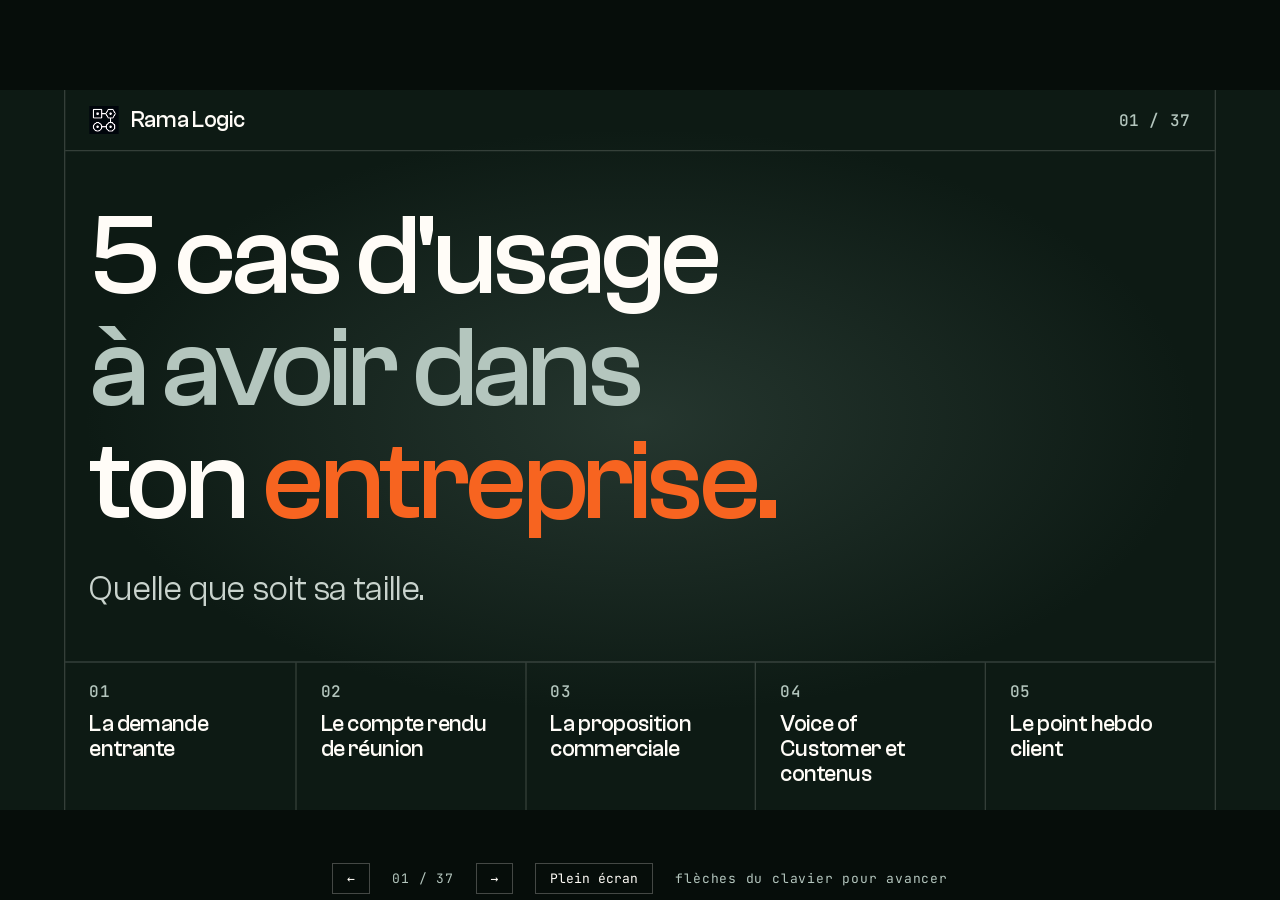
<file: video-5-cas-usage/index.html>
<!doctype html><html lang="fr"><head><meta charset="utf-8"><meta name="viewport" content="width=device-width,initial-scale=1"><meta name="robots" content="noindex"><title>5 cas d'usage · slides de la vidéo</title><link rel="icon" href="logo.png"><style>
@font-face{font-family:"Clash Grotesk";font-weight:400;src:url(fonts/clash-grotesk-400.woff2) format("woff2");font-display:block}
@font-face{font-family:"Clash Grotesk";font-weight:500;src:url(fonts/clash-grotesk-500.woff2) format("woff2");font-display:block}
@font-face{font-family:"Clash Grotesk";font-weight:600;src:url(fonts/clash-grotesk-600.woff2) format("woff2");font-display:block}
@font-face{font-family:"JetBrains Mono";font-weight:400;src:url(fonts/jetbrains-mono-400.woff2) format("woff2");font-display:block}
@font-face{font-family:"JetBrains Mono";font-weight:500;src:url(fonts/jetbrains-mono-500.woff2) format("woff2");font-display:block}
*{box-sizing:border-box;margin:0;padding:0}
:root{--cream:#FFFCF7;--ink:#0D1A14;--aloe-d:#475E54;--aloe-l:#B4C6BE;--mind:#DFE971;--flame:#F76420;--slate:#5C6661;--beige:#D2CFC9}
html,body{height:100%;background:#060d0a;overflow:hidden}
body{font-family:"Clash Grotesk",system-ui,sans-serif;font-weight:400;-webkit-font-smoothing:antialiased}
#stage{position:absolute;left:50%;top:50%;width:1920px;height:1080px;transform-origin:0 0}
.s{position:absolute;inset:0;width:1920px;height:1080px;overflow:hidden;display:none;
  --bg:var(--cream);--fg:var(--ink);--mut:var(--slate);--lab:var(--slate);--rule:var(--beige);--soft:var(--aloe-d);
  background:var(--bg);color:var(--fg)}
.s.on{display:block}
.s.ink{--bg:var(--ink);--fg:var(--cream);--mut:#C9D3CD;--lab:var(--aloe-l);--rule:rgba(255,252,247,.16);--soft:var(--aloe-l)}
.s.ink::before{content:"";position:absolute;inset:0;background:radial-gradient(ellipse 62% 58% at 50% 46%,rgba(71,94,84,.42),transparent 70%)}
/* cadre : deux rails verticaux, une barre en haut, une en bas */
.f{position:absolute;left:96px;right:96px;top:0;bottom:0;border-left:2px solid var(--rule);border-right:2px solid var(--rule);display:flex;flex-direction:column}
.bar{flex:none;height:92px;display:flex;align-items:stretch;justify-content:space-between;border-bottom:2px solid var(--rule)}
.bar .l{display:flex;align-items:center;gap:36px;font-weight:500;font-size:40px;letter-spacing:-.025em}
.bar .num{align-self:stretch;min-width:120px;display:flex;align-items:center;justify-content:center;background:var(--fg);color:var(--bg);font-family:"JetBrains Mono",monospace;font-weight:500;font-size:32px;letter-spacing:0}
.bar .brand{display:flex;align-items:center;gap:18px;padding-left:36px;font-size:34px;font-weight:500;letter-spacing:-.01em}
.bar .brand img{width:44px;height:42px}
.ink .bar .brand img{filter:invert(1) brightness(1.6)}
.mono,.bar .r{font-family:"JetBrains Mono",monospace;font-weight:500;font-size:24px;letter-spacing:.06em;text-transform:uppercase;color:var(--lab)}
.bar .r{display:flex;align-items:center;padding-right:36px}
.bar .l.plain{padding-left:36px;font-family:"JetBrains Mono",monospace;font-size:24px;letter-spacing:.06em;text-transform:uppercase;color:var(--lab)}
.body{flex:1;position:relative;min-height:0;display:flex;flex-direction:column}
.mid{flex:1;min-height:0;display:flex;flex-direction:column;justify-content:center;align-items:flex-start;padding:0 36px}
.pad{padding:0 36px}
h1,h2{font-weight:500;letter-spacing:-.03em;line-height:1.03;text-wrap:balance}
.hl{color:var(--flame)}
.soft{color:var(--soft)}
.lead{font-size:44px;line-height:1.3;color:var(--mut);text-wrap:pretty}
/* 01 titre */
.t1 h1{font-size:172px;line-height:.98;letter-spacing:-.04em}
.t1 .lead{margin-top:44px;font-size:52px}
.strip{flex:none;display:grid;grid-template-columns:repeat(5,1fr);border-top:2px solid var(--rule)}
.strip div{padding:30px 36px 34px;border-left:2px solid var(--rule);font-size:34px;font-weight:500;letter-spacing:-.02em;line-height:1.12;min-height:170px}
.strip div:first-child{border-left:0}
.strip div span{display:block;margin-bottom:16px}
/* 02 promesse, ce qui reste, cta : une grande phrase calée à gauche */
.one .mid{padding-bottom:70px}
.one h1{font-size:150px;letter-spacing:-.04em;max-width:1640px}
.one .lead{margin-top:56px;font-size:56px;max-width:1480px;line-height:1.24}
.one .mono{display:block;margin-bottom:40px}
/* 03 vue d'ensemble */
.ov .head{flex:none;padding:60px 36px 56px;display:grid;grid-template-columns:8fr 4fr;gap:60px;align-items:end}
.ov h1{font-size:92px}
.ov .head .lead{font-size:36px}
.grid5{flex:1;display:grid;grid-template-columns:repeat(5,1fr);border-top:2px solid var(--rule);border-bottom:2px solid var(--rule)}
.grid5 .c{padding:34px 32px 34px;border-left:2px solid var(--rule);display:flex;flex-direction:column}
.grid5 .c:first-child{border-left:0}
.grid5 .n{font-weight:600;font-size:120px;line-height:.95;letter-spacing:-.035em;font-variant-numeric:tabular-nums}
.grid5 .t{font-size:42px;font-weight:500;letter-spacing:-.025em;line-height:1.08;margin-top:26px}
.grid5 .d{font-size:30px;line-height:1.28;color:var(--mut);margin-top:16px}
.grid5 .mono{margin-top:auto;padding-top:22px}
.inkbar{flex:none;height:128px;background:var(--ink);color:var(--cream);display:grid;grid-template-columns:repeat(3,1fr)}
.inkbar div{display:flex;align-items:center;padding-left:36px;font-size:46px;font-weight:500;letter-spacing:-.025em;border-left:2px solid rgba(255,252,247,.16)}
.inkbar div:first-child{border-left:0}
/* 04 règle */
.rg h1{font-size:196px;line-height:1.02;letter-spacing:-.045em}
.foot{flex:none;border-top:2px solid var(--rule);padding:38px 36px 44px;font-size:44px;line-height:1.28;color:var(--mut);text-wrap:pretty}
/* verbatim */
.vb .q{font-weight:500;letter-spacing:-.035em;line-height:1.06;margin-top:36px;max-width:1640px;text-wrap:balance}
.vb .who{margin-top:40px}
/* quoi et pourquoi */
.qp .body{display:grid;grid-template-columns:1fr 560px}
.qp .left{display:flex;flex-direction:column;min-width:0}
.qp .hd{padding:44px 36px 44px;flex:1;display:flex;flex-direction:column;justify-content:center}
.qp h1{font-size:68px;line-height:1.06;margin-top:20px}
.rows{border-top:2px solid var(--rule)}
.row{display:grid;grid-template-columns:300px 1fr;border-bottom:2px solid var(--rule);min-height:138px}
.row:last-child{border-bottom:0}
.row .k{display:flex;align-items:center;padding-left:36px;font-family:"JetBrains Mono",monospace;font-weight:500;font-size:24px;letter-spacing:.06em;text-transform:uppercase;color:var(--lab);border-right:2px solid var(--rule)}
.row .x{display:flex;align-items:center;padding:20px 36px;font-size:33px;line-height:1.26;text-wrap:pretty}
.row.you{background:var(--ink);color:var(--cream)}
.row.you .k{color:var(--mind);border-right-color:rgba(255,252,247,.16)}
.row.you .x{font-weight:500}
.why{background:var(--aloe-d);color:var(--cream);padding:44px 40px;display:flex;flex-direction:column}
.why .mono{color:#E6ECE8}
.why .wq{font-size:44px;font-weight:500;letter-spacing:-.025em;line-height:1.12;margin-top:26px;text-wrap:balance}
.why .src{font-family:"JetBrains Mono",monospace;font-size:22px;letter-spacing:.04em;color:#E6ECE8;margin-top:20px}
.why .pts{margin-top:auto}
.why .pt{border-top:2px solid rgba(255,252,247,.22);padding:26px 0 26px;font-size:32px;line-height:1.26;text-wrap:pretty}
.why .pt:last-child{padding-bottom:0}
/* 8 h -> 30 min */
.nums{display:flex;align-items:baseline;gap:56px;margin-top:36px}
.nums .a,.nums .b{font-weight:600;font-size:330px;line-height:.95;letter-spacing:-.045em;font-variant-numeric:tabular-nums}
.nums .a{color:var(--aloe-l)}
.nums .b{color:var(--flame)}
.nums .ar{font-size:150px;font-weight:400;color:var(--fg);position:relative;top:-50px}
.labs{display:grid;grid-template-columns:auto 1fr;gap:0}
/* écosystème */
.ec .head{flex:none;padding:52px 36px 48px}
.ec h1{font-size:96px}
.grid6{flex:1;display:grid;grid-template-columns:repeat(6,1fr);border-top:2px solid var(--rule)}
.grid6 .c{padding:34px 28px 34px;border-left:2px solid var(--rule)}
.grid6 .c:first-child{border-left:0}
.grid6 .c .t{font-size:48px;font-weight:500;letter-spacing:-.025em}
.grid6 .c.off .t{color:var(--aloe-l)}
.grid6 .u{display:flex;gap:16px;align-items:baseline;font-size:33px;line-height:1.2;margin-top:30px}
.grid6 .u i{font-family:"JetBrains Mono",monospace;font-style:normal;font-weight:500;font-size:22px;background:var(--ink);color:var(--cream);padding:5px 9px;flex:none;position:relative;top:-3px}
.base{flex:none;background:var(--ink);color:var(--cream);height:112px;display:flex;align-items:center;justify-content:space-between;padding:0 36px;font-size:42px;font-weight:500;letter-spacing:-.025em}
.base .mono{color:var(--aloe-l)}
/* par où commencer */
.st .head{flex:1;padding:56px 36px 52px}
.st h1{font-size:104px;max-width:1500px}
.st .head .lead{margin-top:26px}
.two{flex:none;display:grid;grid-template-columns:1fr 1fr;border-top:2px solid var(--rule)}
.two .c{padding:40px 36px 48px;border-left:2px solid var(--rule);min-height:430px;display:flex;flex-direction:column}
.two .c:first-child{border-left:0}
.two .if{font-size:44px;line-height:1.2;color:var(--mut);margin-top:22px}
.two .th{margin-top:auto;display:flex;align-items:baseline;gap:24px;white-space:nowrap;font-size:46px;font-weight:500;letter-spacing:-.025em}
.two .th b{font-weight:600;font-size:150px;line-height:.9;letter-spacing:-.04em}
.two .th em{font-style:normal;color:var(--mut);font-weight:400}
/* appel à l'action */
.cta h1{font-size:164px;letter-spacing:-.04em;margin-top:30px}
.cta .lead{margin-top:44px;font-size:54px;max-width:1420px;line-height:1.24}
.btn{display:inline-flex;align-items:center;gap:26px;margin-top:48px;background:var(--mind);color:var(--ink);height:104px;padding:0 40px;font-size:40px;font-weight:500}
.cta .foot{display:flex;padding-top:34px;padding-bottom:38px;justify-content:space-between;align-items:center;color:var(--fg);font-size:38px}
.cta .foot b{font-weight:500}
.cta .foot span{color:var(--mut)}

/* slide image : texte à gauche, écran Notion d'exemple à droite */
.im .body{display:grid;grid-template-columns:780px 1fr}
.im .tx{padding:0 36px 40px;display:flex;flex-direction:column;justify-content:center;min-width:0}
.im h1{font-size:84px;line-height:1.02;letter-spacing:-.035em;margin-top:30px}
.im .lead{font-size:36px;margin-top:34px;line-height:1.28}
.im .nums{margin-top:26px;gap:26px}
.im .nums .a,.im .nums .b{font-size:136px}
.im .nums .ar{font-size:70px;top:-22px}
.shot{background:#E9ECE6;border-left:2px solid var(--rule);padding:0 52px;display:flex;align-items:center;justify-content:center;min-width:0}
.win{width:100%;background:#fff;border:2px solid var(--beige);color:var(--ink)}
.win .wb{height:58px;border-bottom:2px solid var(--beige);display:flex;align-items:center;gap:9px;padding:0 22px;font-family:"JetBrains Mono",monospace;font-size:19px;letter-spacing:.06em;text-transform:uppercase;color:var(--slate)}
.win .wb i{width:12px;height:12px;background:var(--beige)}
.win .wb span{margin-left:14px}
.win .wb em{margin-left:auto;font-style:normal;color:var(--aloe-d)}
.win .wc{padding:34px 38px 40px}
.win h3{font-size:44px;font-weight:500;letter-spacing:-.025em;line-height:1.1;margin-bottom:18px}
.prop{display:grid;grid-template-columns:220px 1fr;align-items:center;font-size:26px;line-height:1.25;padding:12px 0;border-bottom:1px solid #E8E5DF}
.prop>span{font-family:"JetBrains Mono",monospace;font-size:19px;letter-spacing:.06em;text-transform:uppercase;color:var(--slate)}
.tag{display:inline-block;font-family:"JetBrains Mono",monospace;font-style:normal;font-size:18px;letter-spacing:.04em;text-transform:uppercase;padding:5px 11px;background:var(--ink);color:var(--cream)}
.tag.m{background:var(--mind);color:var(--ink)}.tag.l{background:#E9ECE6;color:var(--ink)}
.sec{font-family:"JetBrains Mono",monospace;font-size:19px;letter-spacing:.06em;text-transform:uppercase;color:var(--slate);margin-top:30px;padding-bottom:10px;border-bottom:2px solid var(--ink)}
.li{display:flex;gap:16px;font-size:26px;line-height:1.3;padding:12px 0;border-bottom:1px solid #E8E5DF}
.li .cb{flex:none;width:24px;height:24px;border:2px solid var(--ink);margin-top:5px}
.li .cb.x{background:var(--ink)}
.li .dot{flex:none;width:10px;height:10px;background:var(--flame);margin-top:12px}
.trow{display:grid;grid-template-columns:1fr 150px 150px;gap:18px;font-size:25px;line-height:1.3;padding:12px 0;border-bottom:1px solid #E8E5DF}
.trow.v{grid-template-columns:1fr 150px;align-items:center}
.trow.th{font-family:"JetBrains Mono",monospace;font-size:19px;letter-spacing:.06em;text-transform:uppercase;color:var(--slate)}
.blank{display:inline-block;width:150px;height:26px;background:#E9ECE6;vertical-align:middle}
/* le parcours d'une entreprise de services */
.fl .head{flex:none;padding:52px 36px 46px;display:grid;grid-template-columns:8fr 4fr;gap:60px;align-items:end}
.fl h1{font-size:88px}
.fl .head .lead{font-size:34px}
.flow{flex:1;display:grid;grid-template-columns:repeat(4,1fr);border-top:2px solid var(--rule)}
.flow .c{padding:30px 32px 34px;border-left:2px solid var(--rule);display:flex;flex-direction:column;min-width:0}
.flow .c:first-child{border-left:0}
.flow .stg{display:flex;justify-content:space-between;align-items:baseline;font-size:46px;font-weight:500;letter-spacing:-.025em;line-height:1.05;min-height:100px}
.flow .stg b{font-weight:400;color:var(--aloe-l)}
.flow .uc{margin-top:auto;border-top:2px solid var(--ink);padding-top:22px;min-height:316px}
.flow .uc .n{font-weight:600;font-size:92px;line-height:.95;letter-spacing:-.035em}
.flow .uc .t{font-size:36px;font-weight:500;letter-spacing:-.025em;line-height:1.1;margin-top:16px}
.flow .uc .d{font-size:27px;line-height:1.28;color:var(--mut);margin-top:10px}
.band{flex:none;background:var(--ink);color:var(--cream);display:grid;grid-template-columns:auto 1fr auto;align-items:center;gap:36px;height:150px;padding-right:36px}
.band .n{align-self:stretch;min-width:160px;display:flex;align-items:center;justify-content:center;background:var(--flame);color:var(--ink);font-weight:600;font-size:76px;letter-spacing:-.035em}
.band .t{font-size:40px;font-weight:500;letter-spacing:-.025em;line-height:1.12}
.band .t small{display:block;font-size:27px;font-weight:400;letter-spacing:0;color:#C9D3CD;margin-top:8px}
.band .mono{color:var(--mind);text-align:right;line-height:1.5}
.grid6.g4{grid-template-columns:repeat(4,1fr)}
.two.t3{grid-template-columns:repeat(3,1fr)}
.two.t3 .c{min-height:400px}
.two.t3 .if{font-size:38px}
.two.t3 .th{font-size:38px;gap:18px}
.two.t3 .th b{font-size:124px}

/* suivi des 4 temps, en bas des slides d'étape */
.trk{flex:none;display:grid;grid-template-columns:repeat(4,1fr);border-top:2px solid var(--rule);height:88px;position:relative}
.trk div{display:flex;align-items:center;gap:16px;padding-left:36px;border-left:2px solid var(--rule);font-family:"JetBrains Mono",monospace;font-weight:500;font-size:23px;letter-spacing:.06em;text-transform:uppercase;color:var(--lab)}
.trk div:first-child{border-left:0}
.trk div i{width:14px;height:14px;border:2px solid currentColor}
.trk .done{color:var(--fg)}.trk .done i{background:currentColor}
.trk .cur{background:var(--fg);color:var(--bg)}.trk .cur i{background:var(--flame);border-color:var(--flame)}
/* étape : une grande phrase */
.stp h1{letter-spacing:-.035em;max-width:1640px;margin-top:34px}
.stp .lead{margin-top:44px;font-size:48px;max-width:1500px;line-height:1.26}
.im .tx h2{font-size:50px;font-weight:500;letter-spacing:-.03em;line-height:1.1;margin-top:30px;text-wrap:pretty}
.gn .nums{margin-top:30px;gap:50px}
/* l'automatisation : un robot parcourt les 4 temps */
.an .hd{flex:none;padding:46px 36px 0}
.an h1{font-size:62px;line-height:1.06;margin-top:22px;max-width:1560px}
.an .sc{flex:1;position:relative;margin:0 36px;min-height:0}
.track{position:absolute;left:0;right:0;bottom:56px;display:grid;grid-template-columns:repeat(4,1fr);border:2px solid var(--rule)}
.stn{padding:26px 28px 30px;border-left:2px solid var(--rule);min-height:214px;animation:12s linear infinite both}
.stn:first-child{border-left:0}
.stn .t{font-size:40px;font-weight:500;letter-spacing:-.025em;line-height:1.1;margin-top:16px;text-wrap:balance}
.stn.s1{animation-name:on1}.stn.s2{animation-name:on2}.stn.s3{animation-name:on3}.stn.s4{animation-name:on4}
@keyframes on1{0%,17%{background:rgba(223,233,113,.16);box-shadow:inset 0 6px 0 #DFE971}21%,100%{background:transparent;box-shadow:inset 0 6px 0 transparent}}
@keyframes on2{0%,18%{background:transparent;box-shadow:inset 0 6px 0 transparent}22%,45%{background:rgba(223,233,113,.16);box-shadow:inset 0 6px 0 #DFE971}49%,100%{background:transparent;box-shadow:inset 0 6px 0 transparent}}
@keyframes on3{0%,46%{background:transparent;box-shadow:inset 0 6px 0 transparent}50%,75%{background:rgba(247,100,32,.18);box-shadow:inset 0 6px 0 #F76420}79%,100%{background:transparent;box-shadow:inset 0 6px 0 transparent}}
@keyframes on4{0%,76%{background:transparent;box-shadow:inset 0 6px 0 transparent}80%,97%{background:rgba(223,233,113,.16);box-shadow:inset 0 6px 0 #DFE971}100%{background:transparent;box-shadow:inset 0 6px 0 transparent}}
.rail{position:absolute;left:12.5%;right:12.5%;bottom:300px;border-top:2px dashed rgba(255,252,247,.3)}
.bot{position:absolute;bottom:302px;left:12.5%;width:200px;margin-left:-100px;animation:run 12s cubic-bezier(.6,0,.3,1) infinite both}
@keyframes run{0%{left:12.5%;opacity:0}3%,12%{left:12.5%;opacity:1}22%,40%{left:37.5%}50%,70%{left:62.5%}80%,95%{left:87.5%;opacity:1}100%{left:87.5%;opacity:0}}
.sz{transform:scale(1.45);transform-origin:50% 100%}
.bob{position:relative;animation:bob .6s ease-in-out infinite alternate}
@keyframes bob{from{transform:translateY(0)}to{transform:translateY(-10px)}}
.bot .eye{animation:blink 3s infinite}
@keyframes blink{0%,92%,100%{transform:scaleY(1)}95%{transform:scaleY(.1)}}
.bot .eye{transform-box:fill-box;transform-origin:center}
.bot .ant{animation:ant 1s steps(2) infinite}
@keyframes ant{from{fill:#DFE971}to{fill:#F76420}}
.doc{position:absolute;left:172px;top:118px;width:74px;height:92px;background:#FFFCF7;padding:14px 12px;animation:doc 12s linear infinite both}
.doc b{display:block;height:6px;background:#0D1A14;margin-bottom:9px}.doc b:nth-child(2){width:70%}.doc b:nth-child(3){width:85%}
.doc u{position:absolute;right:-16px;bottom:-16px;width:40px;height:40px;background:#F76420;animation:ok 12s linear infinite both}
.doc u::after{content:"";position:absolute;left:10px;top:9px;width:18px;height:10px;border-left:5px solid #0D1A14;border-bottom:5px solid #0D1A14;transform:rotate(-45deg)}
@keyframes doc{0%,26%{opacity:0;transform:translateY(16px)}31%,100%{opacity:1;transform:none}}
@keyframes ok{0%,60%{transform:scale(0)}64%,100%{transform:scale(1)}}
.you{position:absolute;left:62.5%;bottom:664px;transform:translateX(-50%);background:#F76420;color:#0D1A14;font-family:"JetBrains Mono",monospace;font-weight:500;font-size:26px;letter-spacing:.06em;text-transform:uppercase;padding:12px 20px;white-space:nowrap;animation:you 12s linear infinite both}
@keyframes you{0%,54%{opacity:0;margin-bottom:-14px}58%,74%{opacity:1;margin-bottom:0}78%,100%{opacity:0;margin-bottom:0}}
/* commandes de la page (hors image) */
#ui{position:fixed;left:0;right:0;bottom:0;height:44px;display:flex;align-items:center;justify-content:center;gap:22px;font-family:"JetBrains Mono",monospace;font-size:13px;letter-spacing:.06em;color:#B4C6BE;opacity:.0;transition:opacity .25s}
body:hover #ui,#ui.show{opacity:1}
#ui button{background:none;border:1px solid rgba(255,252,247,.25);color:#FFFCF7;font:inherit;padding:6px 14px;cursor:pointer}
#ui button:hover{background:rgba(255,252,247,.1)}
#zl,#zr{position:fixed;top:0;bottom:44px;width:50%;cursor:pointer;z-index:5}
#zl{left:0}#zr{right:0}
/* toutes les slides à la suite : ?toutes (sert à l'export en images) */
body.all{overflow:auto;background:#060d0a}
body.all #stage{position:static;transform:none!important;margin:0;width:1920px;height:auto}
body.all .s{position:relative;display:block;margin-bottom:40px}
body.all #ui,body.all #zl,body.all #zr{display:none}
/* lien vers l'animation « vrais outils » du cas d'usage : pilule Mindaro dans la barre, absente des images exportées */
.vo{display:inline-flex;align-items:center;gap:10px;margin-right:32px;padding:10px 20px;border-radius:999px;background:var(--mind);color:var(--ink);text-decoration:none;font-size:20px;letter-spacing:.06em;cursor:pointer}
.vo:hover{background:#EAF28F}
body.all .vo{display:none}
</style></head><body><div id="stage"><section class="s ink t1" id="s1"><div class="f"><div class="bar"><div class="l brand"><img src="logo.png" alt="">Rama Logic</div><div class="r">01 / 37</div></div><div class="body"><div class="mid"><h1>5 cas d'usage<br><span class="soft">à avoir dans</span><br>ton <span class="hl">entreprise.</span></h1><p class="lead">Quelle que soit sa taille.</p></div><div class="strip"><div><span class="mono">01</span>La demande entrante</div><div><span class="mono">02</span>Le compte rendu de réunion</div><div><span class="mono">03</span>La proposition commerciale</div><div><span class="mono">04</span>Voice of Customer et contenus</div><div><span class="mono">05</span>Le point hebdo client</div></div></div></div></section><section class="s one" id="s2"><div class="f"><div class="bar"><div class="l plain">La promesse</div><div class="r">02 / 37</div></div><div class="body"><div class="mid"><h1>Pas les plus <span class="hl">spectaculaires.</span></h1><p class="lead">Ceux qui tournent chez moi tous les jours, et que j'installe chez mes clients.</p></div></div></div></section><section class="s fl" id="s3"><div class="f"><div class="bar"><div class="l plain">Le parcours d'une entreprise de services</div><div class="r">03 / 37</div></div><div class="body"><div class="head"><h1>Où ils se placent, du premier contact au <span class="hl">client qui reste.</span></h1><p class="lead">Quatre étapes, cinq cas d'usage. Le quatrième écoute tout le parcours.</p></div><div class="flow"><div class="c"><div class="stg"><span>Acquisition</span><b>→</b></div><div class="uc"><div class="n">01</div><div class="t">La demande entrante</div><div class="d">Fiche et rendez-vous préparés</div></div></div><div class="c"><div class="stg"><span>Vente</span><b>→</b></div><div class="uc"><div class="n">03</div><div class="t">La proposition commerciale</div><div class="d">Premier jet à relire</div></div></div><div class="c"><div class="stg"><span>Delivery</span><b>→</b></div><div class="uc"><div class="n">02</div><div class="t">Le compte rendu de réunion</div><div class="d">Actions notées, avec qui et quand</div></div></div><div class="c"><div class="stg"><span>Fidélisation et upsell</span></div><div class="uc"><div class="n">05</div><div class="t">Le point hebdo client</div><div class="d">Des nouvelles chaque semaine</div></div></div></div><div class="band"><div class="n">04</div><div class="t">Voice of Customer et contenus<small>Les mots de tes clients, relevés à chaque appel, sur tout le parcours.</small></div><div class="mono">↺ nourrit tes contenus<br>donc ton acquisition</div></div></div></div></section><section class="s ink rg" id="s4"><div class="f"><div class="bar"><div class="l plain">La règle, pour les cinq</div><div class="r">04 / 37</div></div><div class="body"><div class="mid"><h1>L'IA <span class="soft">prépare.</span><br>Tu <span class="soft">décides.</span><br>Tu <span class="hl">vérifies.</span></h1></div><div class="foot">Rien ne part chez un client sans qu'un humain ait validé.</div></div></div></section><section class="s ink vb" id="s5"><div class="f"><div class="bar"><div class="l"><span class="num">01</span>La demande entrante</div><div class="r">05 / 37</div></div><div class="body"><div class="mid"><span class="mono">Le problème</span><p class="q" style="font-size:112px"><span class="hl">«</span> On a beaucoup d'emails auxquels on n'arrive pas à répondre. <span class="hl">»</span></p><div class="mono who">Une dirigeante</div></div><div class="foot">Le jour du rendez-vous, tu arrives sans savoir à qui tu parles.</div></div></div></section><section class="s ink an" id="s6"><div class="f"><div class="bar"><div class="l"><span class="num">01</span>La demande entrante</div><div class="r"><a class="vo" href="outils/01-demande-entrante/" target="_blank">Vrais outils ↗</a>06 / 37</div></div><div class="body"><div class="hd"><span class="mono">L'automatisation</span><h1>Chaque demande arrive triée, et tu entres en rendez-vous préparé.</h1></div><div class="sc"><div class="rail"></div><div class="you">Tu valides</div><div class="bot"><div class="sz"><div class="bob"><svg viewBox="0 0 200 230" width="200" height="230" fill="none" stroke="#FFFCF7" stroke-width="6" stroke-linejoin="round" stroke-linecap="round"><line x1="100" y1="34" x2="100" y2="14"/><rect class="ant" x="90" y="2" width="20" height="20" fill="#DFE971" stroke="none"/><rect x="38" y="34" width="124" height="88" rx="10" fill="#0D1A14"/><rect class="eye" x="66" y="64" width="20" height="24" fill="#DFE971" stroke="none"/><rect class="eye" x="114" y="64" width="20" height="24" fill="#DFE971" stroke="none"/><line x1="84" y1="104" x2="116" y2="104"/><rect x="56" y="136" width="88" height="62" rx="8" fill="#0D1A14"/><line x1="56" y1="150" x2="30" y2="172"/><line class="arm" x1="144" y1="150" x2="172" y2="166"/><line x1="80" y1="198" x2="80" y2="222"/><line x1="120" y1="198" x2="120" y2="222"/></svg><div class="doc"><b></b><b></b><b></b><u></u></div></div></div></div><div class="track"><div class="stn s1"><span class="mono">Déclencheur</span><div class="t">Une demande arrive</div></div><div class="stn s2"><span class="mono">L'IA prépare</span><div class="t">Fiche et rendez-vous préparés</div></div><div class="stn s3"><span class="mono">Tu décides</span><div class="t">Tu mènes le rendez-vous</div></div><div class="stn s4"><span class="mono">Résultat</span><div class="t">Prêt en 2 minutes</div></div></div></div></div></div></section><section class="s stp" id="s7"><div class="f"><div class="bar"><div class="l"><span class="num">01</span>La demande entrante</div><div class="r">07 / 37</div></div><div class="body"><div class="mid"><span class="mono">Le déclencheur</span><h1 style="font-size:100px">Un prospect prend rendez-vous, ou envoie sa demande.</h1></div></div><div class="trk"><div class="cur"><i></i>Déclencheur</div><div class=""><i></i>L'IA prépare</div><div class=""><i></i>Tu décides</div><div class=""><i></i>Résultat</div></div></div></section><section class="s im" id="s8"><div class="f"><div class="bar"><div class="l"><span class="num">01</span>La demande entrante</div><div class="r">08 / 37</div></div><div class="body"><div class="tx"><span class="mono">L'IA prépare</span><h2>La fiche contact dans Notion, la demande triée et attribuée, la fiche de préparation du rendez-vous.</h2></div><div class="shot"><div class="win"><div class="wb"><i></i><i></i><i></i><span>Préparation du rendez-vous</span><em>Exemple</em></div><div class="wc"><h3>Atelier Morel</h3><div class="prop"><span>Rendez-vous</span><div>Jeudi, 10 h</div></div><div class="prop"><span>Demande</span><div>Refaire le suivi des chantiers</div></div><div class="prop"><span>Source</span><div>Formulaire du site</div></div><div class="prop"><span>Taille</span><div>18 personnes</div></div><div class="prop"><span>Statut</span><div><span class="tag m">Triée</span> <span class="tag l">Attribuée</span></div></div><div class="sec">À creuser pendant le rendez-vous</div><div class="li"><b class="dot"></b><span>Qui tient le suivi aujourd'hui, et dans quel outil ?</span></div><div class="li"><b class="dot"></b><span>Combien de chantiers en même temps ?</span></div><div class="li"><b class="dot"></b><span>Ce qui a déclenché la demande, maintenant.</span></div></div></div></div></div><div class="trk"><div class="done"><i></i>Déclencheur</div><div class="cur"><i></i>L'IA prépare</div><div class=""><i></i>Tu décides</div><div class=""><i></i>Résultat</div></div></div></section><section class="s ink stp" id="s9"><div class="f"><div class="bar"><div class="l"><span class="num">01</span>La demande entrante</div><div class="r">09 / 37</div></div><div class="body"><div class="mid"><span class="mono">Tu décides · ce qui reste chez toi</span><h1 style="font-size:150px">Mener le <span class="hl">rendez-vous.</span></h1><p class="lead">Tu lis la fiche. Tu mènes le rendez-vous.</p></div></div><div class="trk"><div class="done"><i></i>Déclencheur</div><div class="done"><i></i>L'IA prépare</div><div class="cur"><i></i>Tu décides</div><div class=""><i></i>Résultat</div></div></div></section><section class="s stp gn" id="s10"><div class="f"><div class="bar"><div class="l"><span class="num">01</span>La demande entrante</div><div class="r">10 / 37</div></div><div class="body"><div class="mid"><span class="mono">Le résultat · le gain</span><div class="nums" style="--z:250px"><span class="a" style="font-size:250px">20 min</span><span class="ar" style="font-size:112px;top:-38px">→</span><span class="b" style="font-size:250px">2 min</span></div></div><div class="foot">Tu arrives préparé, en 2 minutes de lecture au lieu de 20 minutes de recherche.</div></div><div class="trk"><div class="done"><i></i>Déclencheur</div><div class="done"><i></i>L'IA prépare</div><div class="done"><i></i>Tu décides</div><div class="cur"><i></i>Résultat</div></div></div></section><section class="s ink vb" id="s11"><div class="f"><div class="bar"><div class="l"><span class="num">02</span>Le compte rendu de réunion</div><div class="r">11 / 37</div></div><div class="body"><div class="mid"><span class="mono">Le problème</span><p class="q" style="font-size:112px"><span class="hl">«</span> Et si je le note pas après le coup de fil… on ne saura jamais. <span class="hl">»</span></p><div class="mono who">Un dirigeant</div></div><div class="foot">Trois jours plus tard, personne ne sait plus qui devait faire quoi.</div></div></div></section><section class="s ink an" id="s12"><div class="f"><div class="bar"><div class="l"><span class="num">02</span>Le compte rendu de réunion</div><div class="r"><a class="vo" href="outils/02-compte-rendu/" target="_blank">Vrais outils ↗</a>12 / 37</div></div><div class="body"><div class="hd"><span class="mono">L'automatisation</span><h1>Après chaque réunion, le compte rendu et les prochaines actions arrivent dans Notion.</h1></div><div class="sc"><div class="rail"></div><div class="you">Tu valides</div><div class="bot"><div class="sz"><div class="bob"><svg viewBox="0 0 200 230" width="200" height="230" fill="none" stroke="#FFFCF7" stroke-width="6" stroke-linejoin="round" stroke-linecap="round"><line x1="100" y1="34" x2="100" y2="14"/><rect class="ant" x="90" y="2" width="20" height="20" fill="#DFE971" stroke="none"/><rect x="38" y="34" width="124" height="88" rx="10" fill="#0D1A14"/><rect class="eye" x="66" y="64" width="20" height="24" fill="#DFE971" stroke="none"/><rect class="eye" x="114" y="64" width="20" height="24" fill="#DFE971" stroke="none"/><line x1="84" y1="104" x2="116" y2="104"/><rect x="56" y="136" width="88" height="62" rx="8" fill="#0D1A14"/><line x1="56" y1="150" x2="30" y2="172"/><line class="arm" x1="144" y1="150" x2="172" y2="166"/><line x1="80" y1="198" x2="80" y2="222"/><line x1="120" y1="198" x2="120" y2="222"/></svg><div class="doc"><b></b><b></b><b></b><u></u></div></div></div></div><div class="track"><div class="stn s1"><span class="mono">Déclencheur</span><div class="t">Une réunion enregistrée</div></div><div class="stn s2"><span class="mono">L'IA prépare</span><div class="t">Compte rendu et actions</div></div><div class="stn s3"><span class="mono">Tu décides</span><div class="t">Tu relis, tu corriges</div></div><div class="stn s4"><span class="mono">Résultat</span><div class="t">Actions dans ta liste</div></div></div></div></div></div></section><section class="s stp" id="s13"><div class="f"><div class="bar"><div class="l"><span class="num">02</span>Le compte rendu de réunion</div><div class="r">13 / 37</div></div><div class="body"><div class="mid"><span class="mono">Le déclencheur</span><h1 style="font-size:124px">Une réunion enregistrée.</h1></div></div><div class="trk"><div class="cur"><i></i>Déclencheur</div><div class=""><i></i>L'IA prépare</div><div class=""><i></i>Tu décides</div><div class=""><i></i>Résultat</div></div></div></section><section class="s im" id="s14"><div class="f"><div class="bar"><div class="l"><span class="num">02</span>Le compte rendu de réunion</div><div class="r">14 / 37</div></div><div class="body"><div class="tx"><span class="mono">L'IA prépare</span><h2>Le compte rendu, rangé sur la bonne fiche : le client, le projet. Les prochaines actions, avec une personne et une date.</h2></div><div class="shot"><div class="win"><div class="wb"><i></i><i></i><i></i><span>Compte rendu</span><em>Exemple</em></div><div class="wc"><h3>Point projet, Atelier Morel</h3><div class="prop"><span>Rangé sur</span><div>Client · Projet</div></div><div class="prop"><span>Statut</span><div><span class="tag l">À relire</span></div></div><div class="sec">Décisions</div><div class="li"><b class="dot"></b><span>Le suivi des chantiers passe dans une seule base.</span></div><div class="li"><b class="dot"></b><span>Le modèle de devis est repris tel quel.</span></div><div class="sec">Prochaines actions</div><div class="trow th"><span>Action</span><span>Qui</span><span>Date</span></div><div class="trow"><span>Envoyer la liste des chantiers en cours</span><span>Camille</span><span>Lundi</span></div><div class="trow"><span>Monter la première vue de suivi</span><span>Toi</span><span>Mercredi</span></div><div class="trow"><span>Valider les colonnes avec l'équipe</span><span>Julien</span><span>Vendredi</span></div></div></div></div></div><div class="trk"><div class="done"><i></i>Déclencheur</div><div class="cur"><i></i>L'IA prépare</div><div class=""><i></i>Tu décides</div><div class=""><i></i>Résultat</div></div></div></section><section class="s ink stp" id="s15"><div class="f"><div class="bar"><div class="l"><span class="num">02</span>Le compte rendu de réunion</div><div class="r">15 / 37</div></div><div class="body"><div class="mid"><span class="mono">Tu décides · ce qui reste chez toi</span><h1 style="font-size:124px">Relire, et corriger ce que l'IA a <span class="hl">mal compris.</span></h1><p class="lead">Tu relis. Tu corriges ce que l'IA a mal compris.</p></div></div><div class="trk"><div class="done"><i></i>Déclencheur</div><div class="done"><i></i>L'IA prépare</div><div class="cur"><i></i>Tu décides</div><div class=""><i></i>Résultat</div></div></div></section><section class="s stp gn" id="s16"><div class="f"><div class="bar"><div class="l"><span class="num">02</span>Le compte rendu de réunion</div><div class="r">16 / 37</div></div><div class="body"><div class="mid"><span class="mono">Le résultat · le gain</span><h1 style="font-size:104px">Le lendemain matin, les actions sont dans ta <span class="hl">liste de tâches.</span></h1></div><div class="foot">Tu relis une page. Tu n'écris plus rien.</div></div><div class="trk"><div class="done"><i></i>Déclencheur</div><div class="done"><i></i>L'IA prépare</div><div class="done"><i></i>Tu décides</div><div class="cur"><i></i>Résultat</div></div></div></section><section class="s ink vb" id="s17"><div class="f"><div class="bar"><div class="l"><span class="num">03</span>La proposition commerciale</div><div class="r">17 / 37</div></div><div class="body"><div class="mid"><span class="mono">Le problème</span><p class="q" style="font-size:88px"><span class="hl">«</span> Ça me coupe dans mon travail de fond. J'ai pas de valeur ajoutée. C'est toujours les mêmes devis. <span class="hl">»</span></p><div class="mono who">Un dirigeant du BTP</div></div><div class="foot">Une proposition commerciale, c'est surtout de l'information qui existe déjà.</div></div></div></section><section class="s ink an" id="s18"><div class="f"><div class="bar"><div class="l"><span class="num">03</span>La proposition commerciale</div><div class="r"><a class="vo" href="outils/03-proposition/" target="_blank">Vrais outils ↗</a>18 / 37</div></div><div class="body"><div class="hd"><span class="mono">L'automatisation</span><h1>Un premier jet de proposition, monté avec ce qui existe déjà dans Notion.</h1></div><div class="sc"><div class="rail"></div><div class="you">Tu valides</div><div class="bot"><div class="sz"><div class="bob"><svg viewBox="0 0 200 230" width="200" height="230" fill="none" stroke="#FFFCF7" stroke-width="6" stroke-linejoin="round" stroke-linecap="round"><line x1="100" y1="34" x2="100" y2="14"/><rect class="ant" x="90" y="2" width="20" height="20" fill="#DFE971" stroke="none"/><rect x="38" y="34" width="124" height="88" rx="10" fill="#0D1A14"/><rect class="eye" x="66" y="64" width="20" height="24" fill="#DFE971" stroke="none"/><rect class="eye" x="114" y="64" width="20" height="24" fill="#DFE971" stroke="none"/><line x1="84" y1="104" x2="116" y2="104"/><rect x="56" y="136" width="88" height="62" rx="8" fill="#0D1A14"/><line x1="56" y1="150" x2="30" y2="172"/><line class="arm" x1="144" y1="150" x2="172" y2="166"/><line x1="80" y1="198" x2="80" y2="222"/><line x1="120" y1="198" x2="120" y2="222"/></svg><div class="doc"><b></b><b></b><b></b><u></u></div></div></div></div><div class="track"><div class="stn s1"><span class="mono">Déclencheur</span><div class="t">Fin du rendez-vous</div></div><div class="stn s2"><span class="mono">L'IA prépare</span><div class="t">Premier jet monté</div></div><div class="stn s3"><span class="mono">Tu décides</span><div class="t">Tu ajustes prix et ton</div></div><div class="stn s4"><span class="mono">Résultat</span><div class="t">30 min au lieu de 8 h</div></div></div></div></div></div></section><section class="s stp" id="s19"><div class="f"><div class="bar"><div class="l"><span class="num">03</span>La proposition commerciale</div><div class="r">19 / 37</div></div><div class="body"><div class="mid"><span class="mono">Le déclencheur</span><h1 style="font-size:100px">La fin du rendez-vous.<br>Le premier jet se lance tout seul.</h1></div></div><div class="trk"><div class="cur"><i></i>Déclencheur</div><div class=""><i></i>L'IA prépare</div><div class=""><i></i>Tu décides</div><div class=""><i></i>Résultat</div></div></div></section><section class="s im" id="s20"><div class="f"><div class="bar"><div class="l"><span class="num">03</span>La proposition commerciale</div><div class="r">20 / 37</div></div><div class="body"><div class="tx"><span class="mono">L'IA prépare</span><h2>Elle rassemble le contexte du client, ce qui s'est dit en rendez-vous, tes offres, tes conditions. Elle sort un premier jet.</h2></div><div class="shot"><div class="win"><div class="wb"><i></i><i></i><i></i><span>Proposition commerciale</span><em>Exemple</em></div><div class="wc"><h3>Proposition, Atelier Morel</h3><div class="prop"><span>Statut</span><div><span class="tag m">Premier jet</span> <span class="tag l">À relire</span></div></div><div class="sec">Monté avec ce qui existe déjà</div><div class="li"><b class="cb x"></b><span>Le contexte du client</span></div><div class="li"><b class="cb x"></b><span>Ce qui s'est dit en rendez-vous</span></div><div class="li"><b class="cb x"></b><span>Tes offres</span></div><div class="li"><b class="cb x"></b><span>Tes conditions</span></div><div class="sec">Ce que tu ajustes</div><div class="prop"><span>Prix</span><div><span class="blank"></span></div></div><div class="prop"><span>Ton</span><div>À ta main</div></div></div></div></div></div><div class="trk"><div class="done"><i></i>Déclencheur</div><div class="cur"><i></i>L'IA prépare</div><div class=""><i></i>Tu décides</div><div class=""><i></i>Résultat</div></div></div></section><section class="s ink stp" id="s21"><div class="f"><div class="bar"><div class="l"><span class="num">03</span>La proposition commerciale</div><div class="r">21 / 37</div></div><div class="body"><div class="mid"><span class="mono">Tu décides · ce qui reste chez toi</span><h1 style="font-size:150px">Ajuster le prix, le ton. <span class="hl">Envoyer.</span></h1><p class="lead">Tu relis dans Slack. Tu ajustes le prix, le ton. Tu envoies.</p></div></div><div class="trk"><div class="done"><i></i>Déclencheur</div><div class="done"><i></i>L'IA prépare</div><div class="cur"><i></i>Tu décides</div><div class=""><i></i>Résultat</div></div></div></section><section class="s stp gn" id="s22"><div class="f"><div class="bar"><div class="l"><span class="num">03</span>La proposition commerciale</div><div class="r">22 / 37</div></div><div class="body"><div class="mid"><span class="mono">Le résultat · le gain</span><div class="nums" style="--z:330px"><span class="a" style="font-size:330px">8 h</span><span class="ar" style="font-size:148px;top:-50px">→</span><span class="b" style="font-size:330px">30 min</span></div></div><div class="foot">Exemple affiché sur mon site, sur ce process précis. Ce chiffre vaut pour cette tâche-là. Pas pour ta boîte entière.</div></div><div class="trk"><div class="done"><i></i>Déclencheur</div><div class="done"><i></i>L'IA prépare</div><div class="done"><i></i>Tu décides</div><div class="cur"><i></i>Résultat</div></div></div></section><section class="s ink vb" id="s23"><div class="f"><div class="bar"><div class="l"><span class="num">04</span>Voice of Customer et contenus</div><div class="r">23 / 37</div></div><div class="body"><div class="mid"><span class="mono">Le problème</span><p class="q" style="font-size:112px"><span class="hl">«</span> Tout est recensé quelque part, je ne sais jamais où. <span class="hl">»</span></p><div class="mono who">Un client, mot pour mot</div></div><div class="foot">Moi, j'aurais écrit « centraliser l'information ». Personne ne parle comme ça.</div></div></div></section><section class="s ink an" id="s24"><div class="f"><div class="bar"><div class="l"><span class="num">04</span>Voice of Customer et contenus</div><div class="r"><a class="vo" href="outils/04-voice-of-customer/" target="_blank">Vrais outils ↗</a>24 / 37</div></div><div class="body"><div class="hd"><span class="mono">L'automatisation</span><h1>Chaque phrase qui compte, dite par un client, devient une ligne dans Notion. Mot pour mot.</h1></div><div class="sc"><div class="rail"></div><div class="you">Tu valides</div><div class="bot"><div class="sz"><div class="bob"><svg viewBox="0 0 200 230" width="200" height="230" fill="none" stroke="#FFFCF7" stroke-width="6" stroke-linejoin="round" stroke-linecap="round"><line x1="100" y1="34" x2="100" y2="14"/><rect class="ant" x="90" y="2" width="20" height="20" fill="#DFE971" stroke="none"/><rect x="38" y="34" width="124" height="88" rx="10" fill="#0D1A14"/><rect class="eye" x="66" y="64" width="20" height="24" fill="#DFE971" stroke="none"/><rect class="eye" x="114" y="64" width="20" height="24" fill="#DFE971" stroke="none"/><line x1="84" y1="104" x2="116" y2="104"/><rect x="56" y="136" width="88" height="62" rx="8" fill="#0D1A14"/><line x1="56" y1="150" x2="30" y2="172"/><line class="arm" x1="144" y1="150" x2="172" y2="166"/><line x1="80" y1="198" x2="80" y2="222"/><line x1="120" y1="198" x2="120" y2="222"/></svg><div class="doc"><b></b><b></b><b></b><u></u></div></div></div></div><div class="track"><div class="stn s1"><span class="mono">Déclencheur</span><div class="t">Un appel transcrit</div></div><div class="stn s2"><span class="mono">L'IA prépare</span><div class="t">Phrases relevées et vérifiées</div></div><div class="stn s3"><span class="mono">Tu décides</span><div class="t">Tu relis le vendredi</div></div><div class="stn s4"><span class="mono">Résultat</span><div class="t">Des contenus dans leurs mots</div></div></div></div></div></div></section><section class="s stp" id="s25"><div class="f"><div class="bar"><div class="l"><span class="num">04</span>Voice of Customer et contenus</div><div class="r">25 / 37</div></div><div class="body"><div class="mid"><span class="mono">Le déclencheur</span><h1 style="font-size:124px">Un appel enregistré et transcrit.</h1></div></div><div class="trk"><div class="cur"><i></i>Déclencheur</div><div class=""><i></i>L'IA prépare</div><div class=""><i></i>Tu décides</div><div class=""><i></i>Résultat</div></div></div></section><section class="s im" id="s26"><div class="f"><div class="bar"><div class="l"><span class="num">04</span>Voice of Customer et contenus</div><div class="r">26 / 37</div></div><div class="body"><div class="tx"><span class="mono">L'IA prépare</span><h2>Elle relève les phrases qui comptent : douleurs, envies, objections, déclics. Un contrôle vérifie que chaque phrase est bien dans la transcription, et que c'est le client qui parle.</h2></div><div class="shot"><div class="win"><div class="wb"><i></i><i></i><i></i><span>Base Voice of Customer</span><em>Exemple</em></div><div class="wc"><h3>Les mots de tes clients</h3><div class="trow v th"><span>Phrase exacte</span><span>Type</span></div><div class="trow v"><span>« Tout est recensé quelque part, je ne sais jamais où. »</span><span><i class="tag">Douleur</i></span></div><div class="trow v"><span>« On a beaucoup d'emails auxquels on n'arrive pas à répondre. »</span><span><i class="tag">Douleur</i></span></div><div class="trow v"><span>« C'est toujours les mêmes devis. »</span><span><i class="tag">Douleur</i></span></div><div class="trow v"><span>« Et nous, on n'a pas trop de visibilité. »</span><span><i class="tag">Douleur</i></span></div><div class="sec">Vendredi, relecture de la semaine</div><div class="li"><b class="cb x"></b><span>Une phrase choisie devient un contenu.</span></div></div></div></div></div><div class="trk"><div class="done"><i></i>Déclencheur</div><div class="cur"><i></i>L'IA prépare</div><div class=""><i></i>Tu décides</div><div class=""><i></i>Résultat</div></div></div></section><section class="s ink stp" id="s27"><div class="f"><div class="bar"><div class="l"><span class="num">04</span>Voice of Customer et contenus</div><div class="r">27 / 37</div></div><div class="body"><div class="mid"><span class="mono">Tu décides · ce qui reste chez toi</span><h1 style="font-size:150px">Comprendre ce qui fait <span class="hl">mal.</span></h1><p class="lead">Chaque vendredi, tu relis la semaine. Tu choisis ce qui devient un contenu.</p></div></div><div class="trk"><div class="done"><i></i>Déclencheur</div><div class="done"><i></i>L'IA prépare</div><div class="cur"><i></i>Tu décides</div><div class=""><i></i>Résultat</div></div></div></section><section class="s stp gn" id="s28"><div class="f"><div class="bar"><div class="l"><span class="num">04</span>Voice of Customer et contenus</div><div class="r">28 / 37</div></div><div class="body"><div class="mid"><span class="mono">Le résultat · le gain</span><h1 style="font-size:104px">Tes contenus partent des <span class="hl">mots de tes clients.</span></h1></div><div class="foot">49 appels, 327 phrases relevées. Sans contrôle, 5 phrases sur 29 n'existaient pas telles quelles. Avec le contrôle : 16 sur 16.</div></div><div class="trk"><div class="done"><i></i>Déclencheur</div><div class="done"><i></i>L'IA prépare</div><div class="done"><i></i>Tu décides</div><div class="cur"><i></i>Résultat</div></div></div></section><section class="s ink vb" id="s29"><div class="f"><div class="bar"><div class="l"><span class="num">05</span>Le point hebdo client</div><div class="r">29 / 37</div></div><div class="body"><div class="mid"><span class="mono">Le problème</span><p class="q" style="font-size:132px"><span class="hl">«</span> Et nous, on n'a pas trop de visibilité. <span class="hl">»</span></p><div class="mono who">Un client, en parlant d'un prestataire (extrait)</div></div><div class="foot">C'est comme ça qu'on perd un client. Pas sur la qualité du travail. Sur le silence.</div></div></div></section><section class="s ink an" id="s30"><div class="f"><div class="bar"><div class="l"><span class="num">05</span>Le point hebdo client</div><div class="r"><a class="vo" href="outils/05-point-hebdo/" target="_blank">Vrais outils ↗</a>30 / 37</div></div><div class="body"><div class="hd"><span class="mono">L'automatisation</span><h1>Chaque vendredi, un point hebdo est prêt à relire pour chaque client actif.</h1></div><div class="sc"><div class="rail"></div><div class="you">Tu valides</div><div class="bot"><div class="sz"><div class="bob"><svg viewBox="0 0 200 230" width="200" height="230" fill="none" stroke="#FFFCF7" stroke-width="6" stroke-linejoin="round" stroke-linecap="round"><line x1="100" y1="34" x2="100" y2="14"/><rect class="ant" x="90" y="2" width="20" height="20" fill="#DFE971" stroke="none"/><rect x="38" y="34" width="124" height="88" rx="10" fill="#0D1A14"/><rect class="eye" x="66" y="64" width="20" height="24" fill="#DFE971" stroke="none"/><rect class="eye" x="114" y="64" width="20" height="24" fill="#DFE971" stroke="none"/><line x1="84" y1="104" x2="116" y2="104"/><rect x="56" y="136" width="88" height="62" rx="8" fill="#0D1A14"/><line x1="56" y1="150" x2="30" y2="172"/><line class="arm" x1="144" y1="150" x2="172" y2="166"/><line x1="80" y1="198" x2="80" y2="222"/><line x1="120" y1="198" x2="120" y2="222"/></svg><div class="doc"><b></b><b></b><b></b><u></u></div></div></div></div><div class="track"><div class="stn s1"><span class="mono">Déclencheur</span><div class="t">Vendredi, chaque client</div></div><div class="stn s2"><span class="mono">L'IA prépare</span><div class="t">Le récap de la semaine</div></div><div class="stn s3"><span class="mono">Tu décides</span><div class="t">Tu relis, tu valides</div></div><div class="stn s4"><span class="mono">Résultat</span><div class="t">Les mails partent</div></div></div></div></div></div></section><section class="s stp" id="s31"><div class="f"><div class="bar"><div class="l"><span class="num">05</span>Le point hebdo client</div><div class="r">31 / 37</div></div><div class="body"><div class="mid"><span class="mono">Le déclencheur</span><h1 style="font-size:124px">Chaque vendredi, pour chaque client actif.</h1></div></div><div class="trk"><div class="cur"><i></i>Déclencheur</div><div class=""><i></i>L'IA prépare</div><div class=""><i></i>Tu décides</div><div class=""><i></i>Résultat</div></div></div></section><section class="s im" id="s32"><div class="f"><div class="bar"><div class="l"><span class="num">05</span>Le point hebdo client</div><div class="r">32 / 37</div></div><div class="body"><div class="tx"><span class="mono">L'IA prépare</span><h2>Elle lit la semaine : les tâches faites, les jalons, ce qui bloque. Elle rédige le récap.</h2></div><div class="shot"><div class="win"><div class="wb"><i></i><i></i><i></i><span>Point hebdo</span><em>Exemple</em></div><div class="wc"><h3>Point hebdo, Atelier Morel</h3><div class="prop"><span>Semaine</span><div>Du lundi au vendredi</div></div><div class="sec">Fait cette semaine</div><div class="li"><b class="cb x"></b><span>La base de suivi des chantiers est en place.</span></div><div class="li"><b class="cb x"></b><span>Les 12 chantiers en cours sont repris.</span></div><div class="sec">Ce qui bloque</div><div class="li"><b class="dot"></b><span>Il manque la liste des sous-traitants.</span></div><div class="sec">Avant de partir</div><div class="prop"><span>Validé</span><div><span class="tag m">Par toi, dans Slack</span></div></div><div class="prop"><span>Mail</span><div>Envoyé au client</div></div></div></div></div></div><div class="trk"><div class="done"><i></i>Déclencheur</div><div class="cur"><i></i>L'IA prépare</div><div class=""><i></i>Tu décides</div><div class=""><i></i>Résultat</div></div></div></section><section class="s ink stp" id="s33"><div class="f"><div class="bar"><div class="l"><span class="num">05</span>Le point hebdo client</div><div class="r">33 / 37</div></div><div class="body"><div class="mid"><span class="mono">Tu décides · ce qui reste chez toi</span><h1 style="font-size:150px">La <span class="hl">relation.</span></h1><p class="lead">Tu relis, tu corriges dans Slack. Tu valides.</p></div></div><div class="trk"><div class="done"><i></i>Déclencheur</div><div class="done"><i></i>L'IA prépare</div><div class="cur"><i></i>Tu décides</div><div class=""><i></i>Résultat</div></div></div></section><section class="s stp gn" id="s34"><div class="f"><div class="bar"><div class="l"><span class="num">05</span>Le point hebdo client</div><div class="r">34 / 37</div></div><div class="body"><div class="mid"><span class="mono">Le résultat · le gain</span><div class="nums" style="--z:330px"><span class="a" style="font-size:330px">1 h</span><span class="ar" style="font-size:148px;top:-50px">→</span><span class="b" style="font-size:330px">5 min</span></div></div><div class="foot">Ton client reçoit des nouvelles chaque semaine. Rien ne part sans ta validation.</div></div><div class="trk"><div class="done"><i></i>Déclencheur</div><div class="done"><i></i>L'IA prépare</div><div class="done"><i></i>Tu décides</div><div class="cur"><i></i>Résultat</div></div></div></section><section class="s ec" id="s35"><div class="f"><div class="bar"><div class="l plain">Vue d'en haut</div><div class="r">35 / 37</div></div><div class="body"><div class="head"><h1>Cinq cas d'usage, <span class="hl">un seul Notion.</span></h1></div><div class="grid6 g4"><div class="c"><div class="t">Acquisition</div><div class="u"><i>01</i><span>La demande entrante</span></div><div class="u"><i>04</i><span>Les contenus, nourris par Voice of Customer</span></div></div><div class="c"><div class="t">Vente</div><div class="u"><i>03</i><span>La proposition commerciale</span></div></div><div class="c"><div class="t">Delivery</div><div class="u"><i>02</i><span>Le compte rendu de réunion</span></div></div><div class="c"><div class="t">Fidélisation et upsell</div><div class="u"><i>05</i><span>Le point hebdo client</span></div></div></div><div class="base"><span>La même fiche client, du premier mail jusqu'au point hebdo</span><span class="mono">Notion</span></div><div class="foot">Pas cinq outils en plus. Un seul endroit où l'information vit.</div></div></div></section><section class="s st" id="s36"><div class="f"><div class="bar"><div class="l plain">Par où tu commences</div><div class="r">36 / 37</div></div><div class="body"><div class="head"><h1>Prends celui qui fait le plus <span class="hl">mal</span> chez toi.</h1><p class="lead">Tu n'as pas besoin des cinq lundi.</p></div><div class="two t3"><div class="c"><span class="mono">Cas A</span><div class="if">Si tu perds des prospects</div><div class="th">Commence par <b>01</b></div></div><div class="c"><span class="mono">Cas B</span><div class="if">Si tes équipes perdent le fil</div><div class="th">Commence par <b>02</b></div></div><div class="c"><span class="mono">Cas C</span><div class="if">Si tes contenus ne parlent à personne</div><div class="th">Commence par <b>04</b></div></div></div></div></div></section><section class="s ink cta" id="s37"><div class="f"><div class="bar"><div class="l brand"><img src="logo.png" alt="">Rama Logic</div><div class="r">37 / 37</div></div><div class="body"><div class="mid"><span class="mono">Un regard extérieur</span><h1>On en parle <span class="hl">30 minutes.</span></h1><p class="lead">Je te dis lesquels valent le coup chez toi, et par lequel commencer.</p><span class="btn">Le lien est en dessous <span>↓</span></span></div><div class="foot"><span>Déployer l'IA, c'est facile.</span><b>La faire adopter, c'est notre métier.</b></div></div></div></section></div><div id="zl"></div><div id="zr"></div><div id="ui"><button id="bp">←</button><span id="cnt"></span><button id="bn">→</button><button id="bf">Plein écran</button><span>flèches du clavier pour avancer</span></div><script>
const S=[...document.querySelectorAll('.s')],st=document.getElementById('stage'),cnt=document.getElementById('cnt');
const all=location.search.includes('toutes');let i=0;
function fit(){if(all)return;const k=Math.min(innerWidth/1920,(innerHeight)/1080);st.style.transform=`scale(${k}) translate(-50%,-50%)`;const h=(innerHeight/2-540*k+92*k)+'px';document.getElementById('zl').style.top=h;document.getElementById('zr').style.top=h}
function go(n){i=Math.max(0,Math.min(S.length-1,n));S.forEach((e,j)=>e.classList.toggle('on',j===i));cnt.textContent=String(i+1).padStart(2,'0')+' / '+S.length;history.replaceState(null,'','#'+(i+1))}
if(all){document.body.classList.add('all')}else{
addEventListener('resize',fit);fit();go((parseInt(location.hash.slice(1))||1)-1);
addEventListener('keydown',e=>{if(['ArrowRight','ArrowDown',' ','PageDown','Enter'].includes(e.key)){e.preventDefault();go(i+1)}
 else if(['ArrowLeft','ArrowUp','PageUp','Backspace'].includes(e.key)){e.preventDefault();go(i-1)}
 else if(e.key==='Home')go(0);else if(e.key==='End')go(S.length-1);
 else if(e.key==='f'){document.fullscreenElement?document.exitFullscreen():document.documentElement.requestFullscreen()}});
document.getElementById('zl').onclick=()=>go(i-1);document.getElementById('zr').onclick=()=>go(i+1);
document.getElementById('bp').onclick=()=>go(i-1);document.getElementById('bn').onclick=()=>go(i+1);
document.getElementById('bf').onclick=()=>document.fullscreenElement?document.exitFullscreen():document.documentElement.requestFullscreen();
let x0=null;addEventListener('touchstart',e=>x0=e.touches[0].clientX,{passive:true});
addEventListener('touchend',e=>{if(x0===null)return;const d=e.changedTouches[0].clientX-x0;if(Math.abs(d)>40)go(i+(d<0?1:-1));x0=null});
const ui=document.getElementById('ui');ui.classList.add('show');setTimeout(()=>ui.classList.remove('show'),3500)}
</script></body></html>
</file>
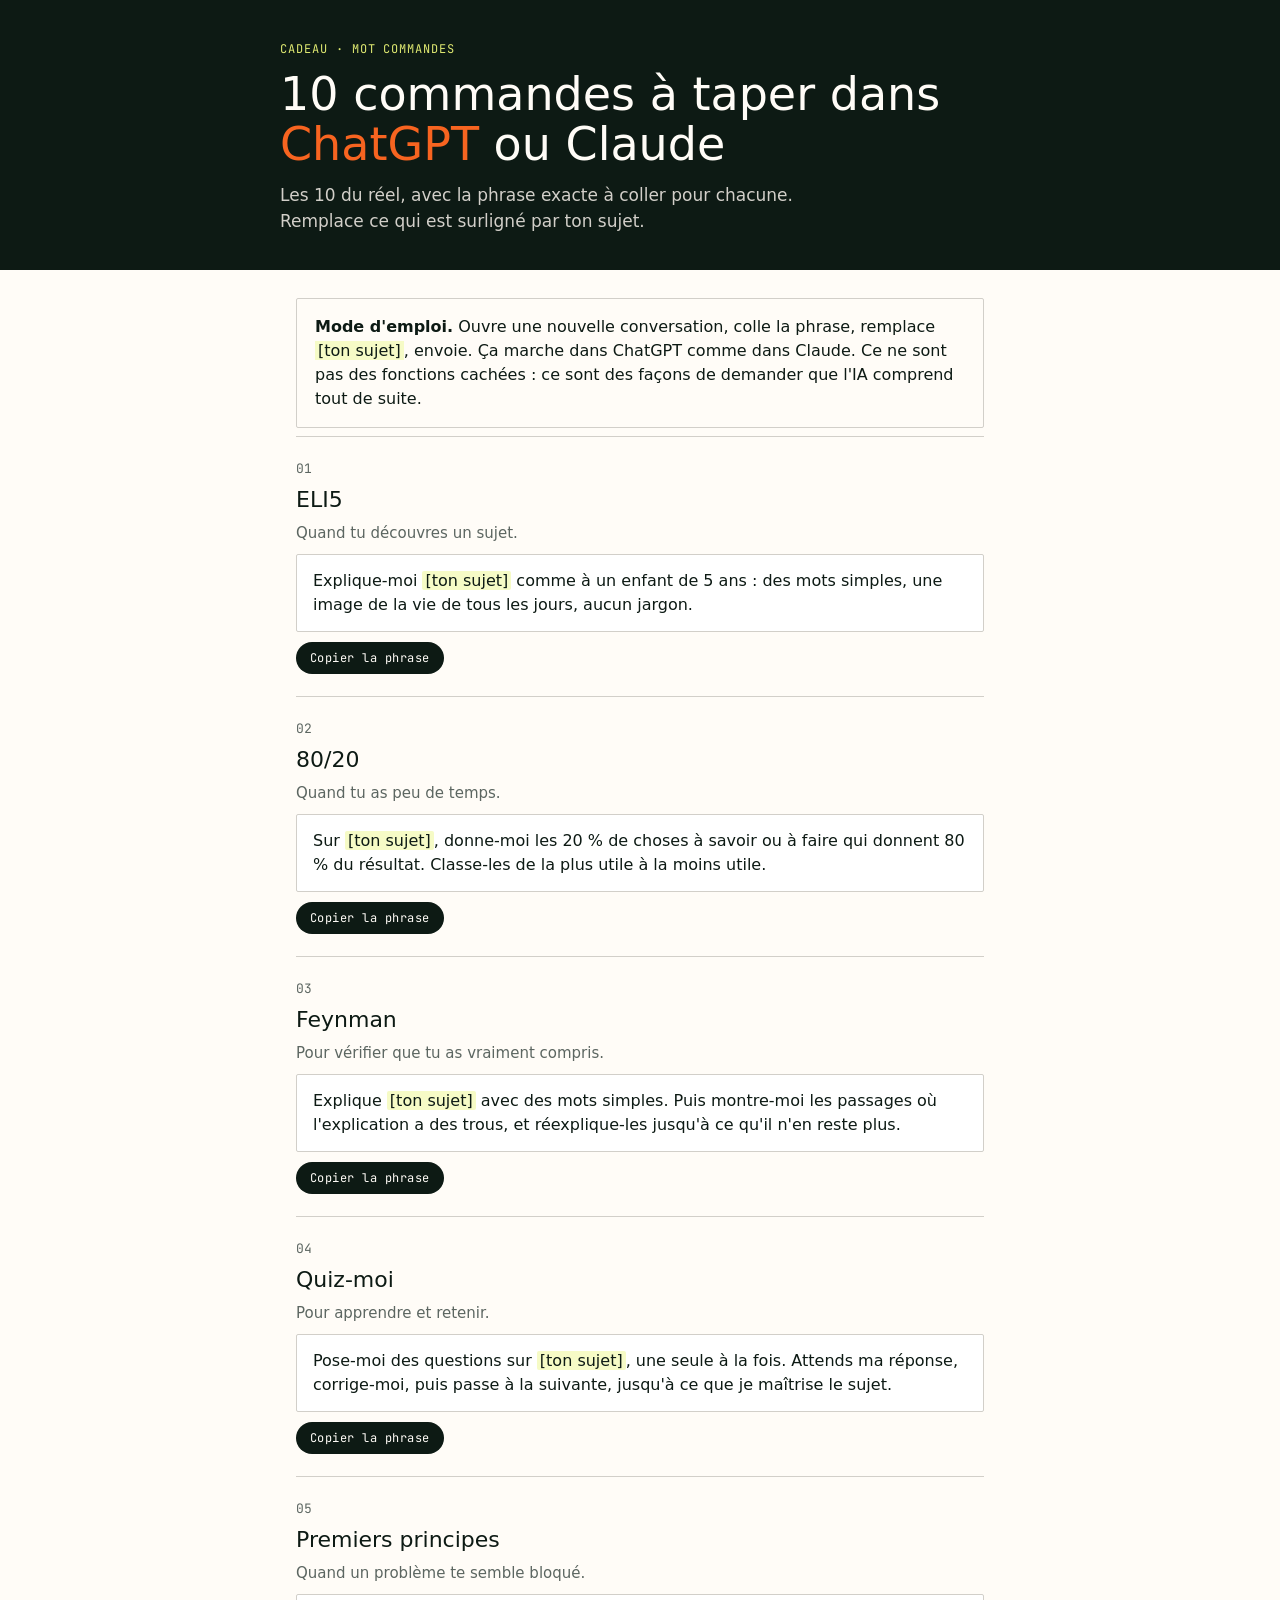
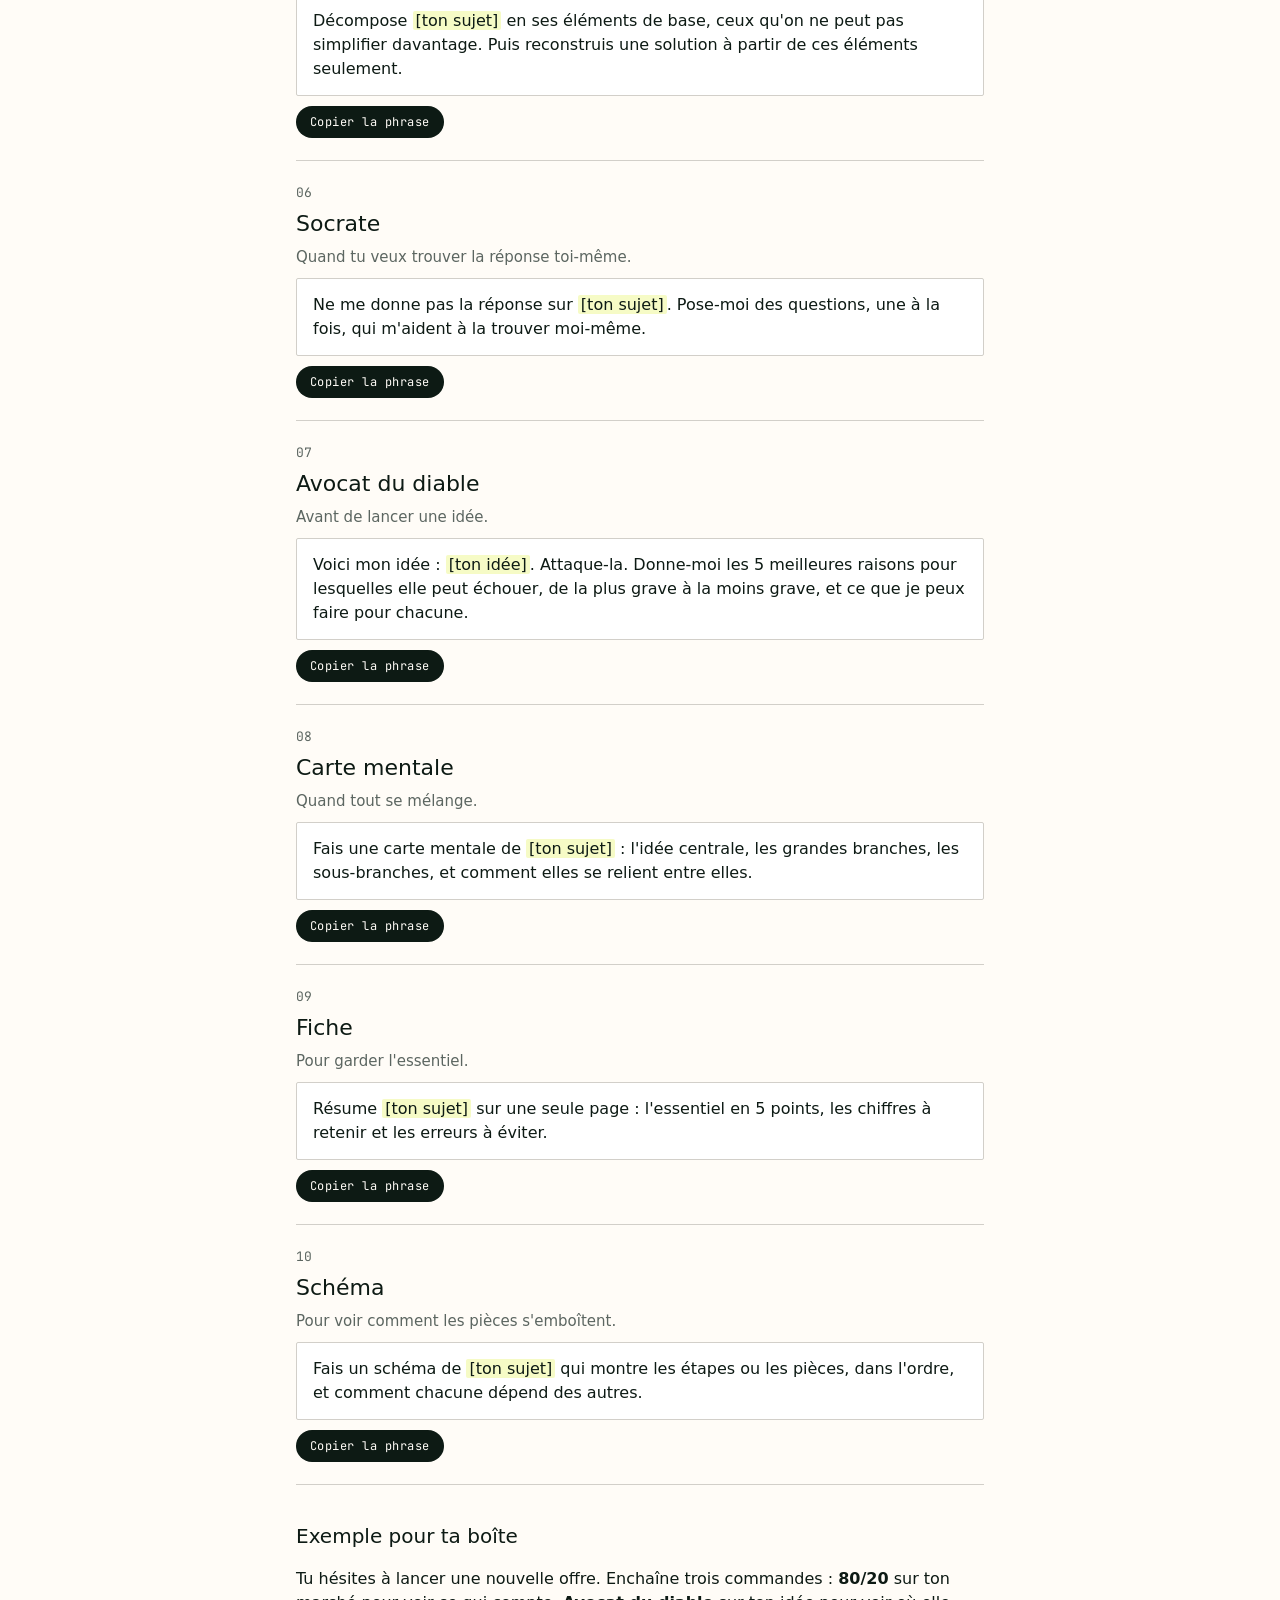
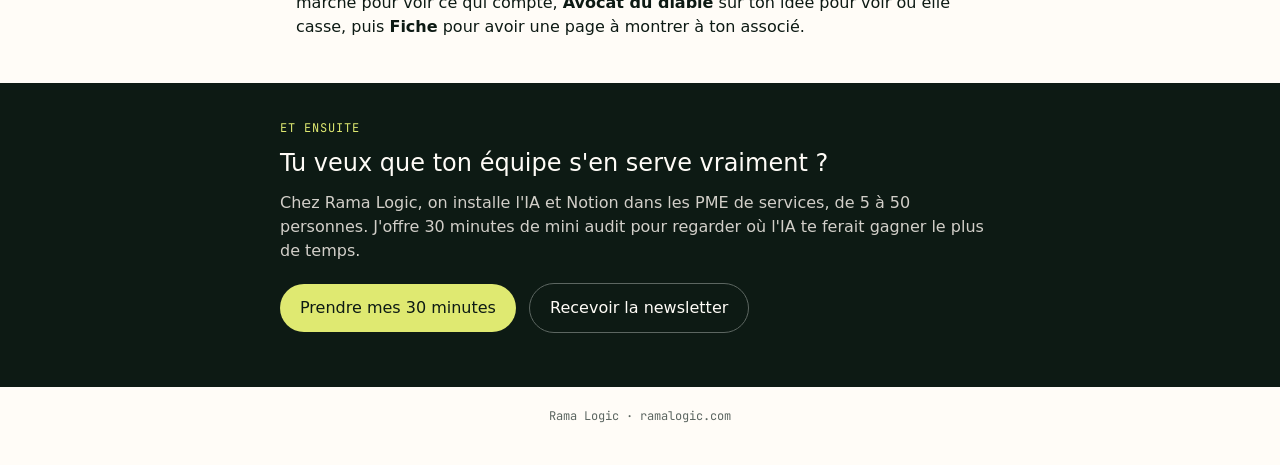
<file: cadeau/commandes/index.html>
<!doctype html>
<html lang="fr">
<head>
<meta charset="utf-8">
<meta name="viewport" content="width=device-width, initial-scale=1">
<title>10 commandes à taper dans ChatGPT ou Claude · Rama Logic</title>
<meta name="description" content="Les 10 commandes du réel, avec la phrase exacte à coller pour chacune.">
<link href="https://api.fontshare.com/v2/css?f[]=clash-grotesk@300,400,500,600&display=swap" rel="stylesheet">
<link href="https://fonts.googleapis.com/css2?family=JetBrains+Mono:wght@400;500&display=swap" rel="stylesheet">
<style>
:root{--cream:#FFFCF7;--ink:#0D1A14;--slate:#5C6661;--beige:#D2CFC9;--aloe:#475E54;--mindaro:#DFE971;--flame:#F76420}
*{box-sizing:border-box}
body{margin:0;background:var(--cream);color:var(--ink);font-family:"Clash Grotesk",system-ui,sans-serif;font-weight:400;line-height:1.5}
.top{background:var(--ink);color:var(--cream);padding:40px 16px 36px}
.wrap{max-width:720px;margin:0 auto;padding:0 16px}
.top .wrap{padding:0}
.lib{font-family:"JetBrains Mono",monospace;font-size:12px;letter-spacing:.08em;text-transform:uppercase;color:var(--mindaro)}
h1{font-weight:500;font-size:clamp(30px,7vw,46px);line-height:1.08;margin:12px 0 14px}
h1 em{font-style:normal;color:var(--flame)}
.top p{margin:0;color:#D2CFC9;font-size:17px;max-width:560px}
.mode{border:1px solid var(--beige);border-radius:2px;padding:16px 18px;margin:28px 0 8px;font-size:16px}
.mode b{font-weight:600}
ol{list-style:none;padding:0;margin:0}
li{border-top:1px solid var(--beige);padding:22px 0}
li:last-child{border-bottom:1px solid var(--beige)}
.num{font-family:"JetBrains Mono",monospace;font-size:13px;color:var(--slate)}
h2{font-weight:500;font-size:22px;margin:4px 0 6px}
.quand{color:var(--slate);font-size:15px;margin:0 0 10px}
.prompt{position:relative;background:#fff;border:1px solid var(--beige);border-radius:2px;padding:14px 16px 14px 16px;font-size:16px}
.prompt span.var{background:#F6FBC6;padding:0 3px;border-radius:2px}
button.copy{margin-top:10px;font-family:"JetBrains Mono",monospace;font-size:12px;letter-spacing:.04em;background:var(--ink);color:var(--cream);border:0;border-radius:999px;padding:8px 14px;cursor:pointer}
button.copy.ok{background:var(--aloe)}
.ex{margin:36px 0 0;font-size:16px}
.ex h3{font-weight:500;font-size:20px;margin:0 0 8px}
.fin{background:var(--ink);color:var(--cream);margin-top:44px;padding:36px 16px 44px}
.fin .wrap{padding:0}
.fin h3{font-weight:500;font-size:24px;margin:8px 0 10px}
.fin p{color:#D2CFC9;margin:0 0 20px}
.btn{display:inline-block;background:var(--mindaro);color:var(--ink);text-decoration:none;font-weight:500;border-radius:999px;padding:12px 20px;margin:0 8px 10px 0}
.btn.sec{background:transparent;color:var(--cream);border:1px solid #5C6661}
footer{font-family:"JetBrains Mono",monospace;font-size:12px;color:var(--slate);padding:20px 16px 40px;text-align:center}
</style>
</head>
<body>
<header class="top"><div class="wrap">
  <div class="lib">Cadeau · mot COMMANDES</div>
  <h1>10 commandes à taper dans <em>ChatGPT</em> ou Claude</h1>
  <p>Les 10 du réel, avec la phrase exacte à coller pour chacune. Remplace ce qui est surligné par ton sujet.</p>
</div></header>

<main class="wrap">
  <div class="mode"><b>Mode d'emploi.</b> Ouvre une nouvelle conversation, colle la phrase, remplace <span style="background:#F6FBC6;padding:0 3px">[ton sujet]</span>, envoie. Ça marche dans ChatGPT comme dans Claude. Ce ne sont pas des fonctions cachées : ce sont des façons de demander que l'IA comprend tout de suite.</div>

  <ol id="liste"></ol>

  <section class="ex">
    <h3>Exemple pour ta boîte</h3>
    <p>Tu hésites à lancer une nouvelle offre. Enchaîne trois commandes : <b>80/20</b> sur ton marché pour voir ce qui compte, <b>Avocat du diable</b> sur ton idée pour voir où elle casse, puis <b>Fiche</b> pour avoir une page à montrer à ton associé.</p>
  </section>
</main>

<section class="fin"><div class="wrap">
  <div class="lib">Et ensuite</div>
  <h3>Tu veux que ton équipe s'en serve vraiment ?</h3>
  <p>Chez Rama Logic, on installe l'IA et Notion dans les PME de services, de 5 à 50 personnes. J'offre 30 minutes de mini audit pour regarder où l'IA te ferait gagner le plus de temps.</p>
  <a class="btn" href="https://cal.com/sylvain">Prendre mes 30 minutes</a>
  <a class="btn sec" href="https://ramalogic.com/newsletter/">Recevoir la newsletter</a>
</div></section>
<footer>Rama Logic · ramalogic.com</footer>

<script>
const C=[
 ["ELI5","Quand tu découvres un sujet.","Explique-moi [ton sujet] comme à un enfant de 5 ans : des mots simples, une image de la vie de tous les jours, aucun jargon."],
 ["80/20","Quand tu as peu de temps.","Sur [ton sujet], donne-moi les 20 % de choses à savoir ou à faire qui donnent 80 % du résultat. Classe-les de la plus utile à la moins utile."],
 ["Feynman","Pour vérifier que tu as vraiment compris.","Explique [ton sujet] avec des mots simples. Puis montre-moi les passages où l'explication a des trous, et réexplique-les jusqu'à ce qu'il n'en reste plus."],
 ["Quiz-moi","Pour apprendre et retenir.","Pose-moi des questions sur [ton sujet], une seule à la fois. Attends ma réponse, corrige-moi, puis passe à la suivante, jusqu'à ce que je maîtrise le sujet."],
 ["Premiers principes","Quand un problème te semble bloqué.","Décompose [ton sujet] en ses éléments de base, ceux qu'on ne peut pas simplifier davantage. Puis reconstruis une solution à partir de ces éléments seulement."],
 ["Socrate","Quand tu veux trouver la réponse toi-même.","Ne me donne pas la réponse sur [ton sujet]. Pose-moi des questions, une à la fois, qui m'aident à la trouver moi-même."],
 ["Avocat du diable","Avant de lancer une idée.","Voici mon idée : [ton idée]. Attaque-la. Donne-moi les 5 meilleures raisons pour lesquelles elle peut échouer, de la plus grave à la moins grave, et ce que je peux faire pour chacune."],
 ["Carte mentale","Quand tout se mélange.","Fais une carte mentale de [ton sujet] : l'idée centrale, les grandes branches, les sous-branches, et comment elles se relient entre elles."],
 ["Fiche","Pour garder l'essentiel.","Résume [ton sujet] sur une seule page : l'essentiel en 5 points, les chiffres à retenir et les erreurs à éviter."],
 ["Schéma","Pour voir comment les pièces s'emboîtent.","Fais un schéma de [ton sujet] qui montre les étapes ou les pièces, dans l'ordre, et comment chacune dépend des autres."]
];
const ol=document.getElementById('liste');
C.forEach(([n,q,p],i)=>{
  const li=document.createElement('li');
  const html=p.replace(/\[([^\]]+)\]/g,'<span class="var">[$1]</span>');
  li.innerHTML=`<div class="num">${String(i+1).padStart(2,'0')}</div><h2>${n}</h2><p class="quand">${q}</p><div class="prompt">${html}</div><button class="copy" type="button">Copier la phrase</button>`;
  li.querySelector('button').addEventListener('click',e=>{
    const b=e.currentTarget;
    const done=()=>{b.textContent='Copiée';b.classList.add('ok');setTimeout(()=>{b.textContent='Copier la phrase';b.classList.remove('ok')},1800)};
    if(navigator.clipboard){navigator.clipboard.writeText(p).then(done,()=>{})}
  });
  ol.appendChild(li);
});
</script>
</body>
</html>
</file>
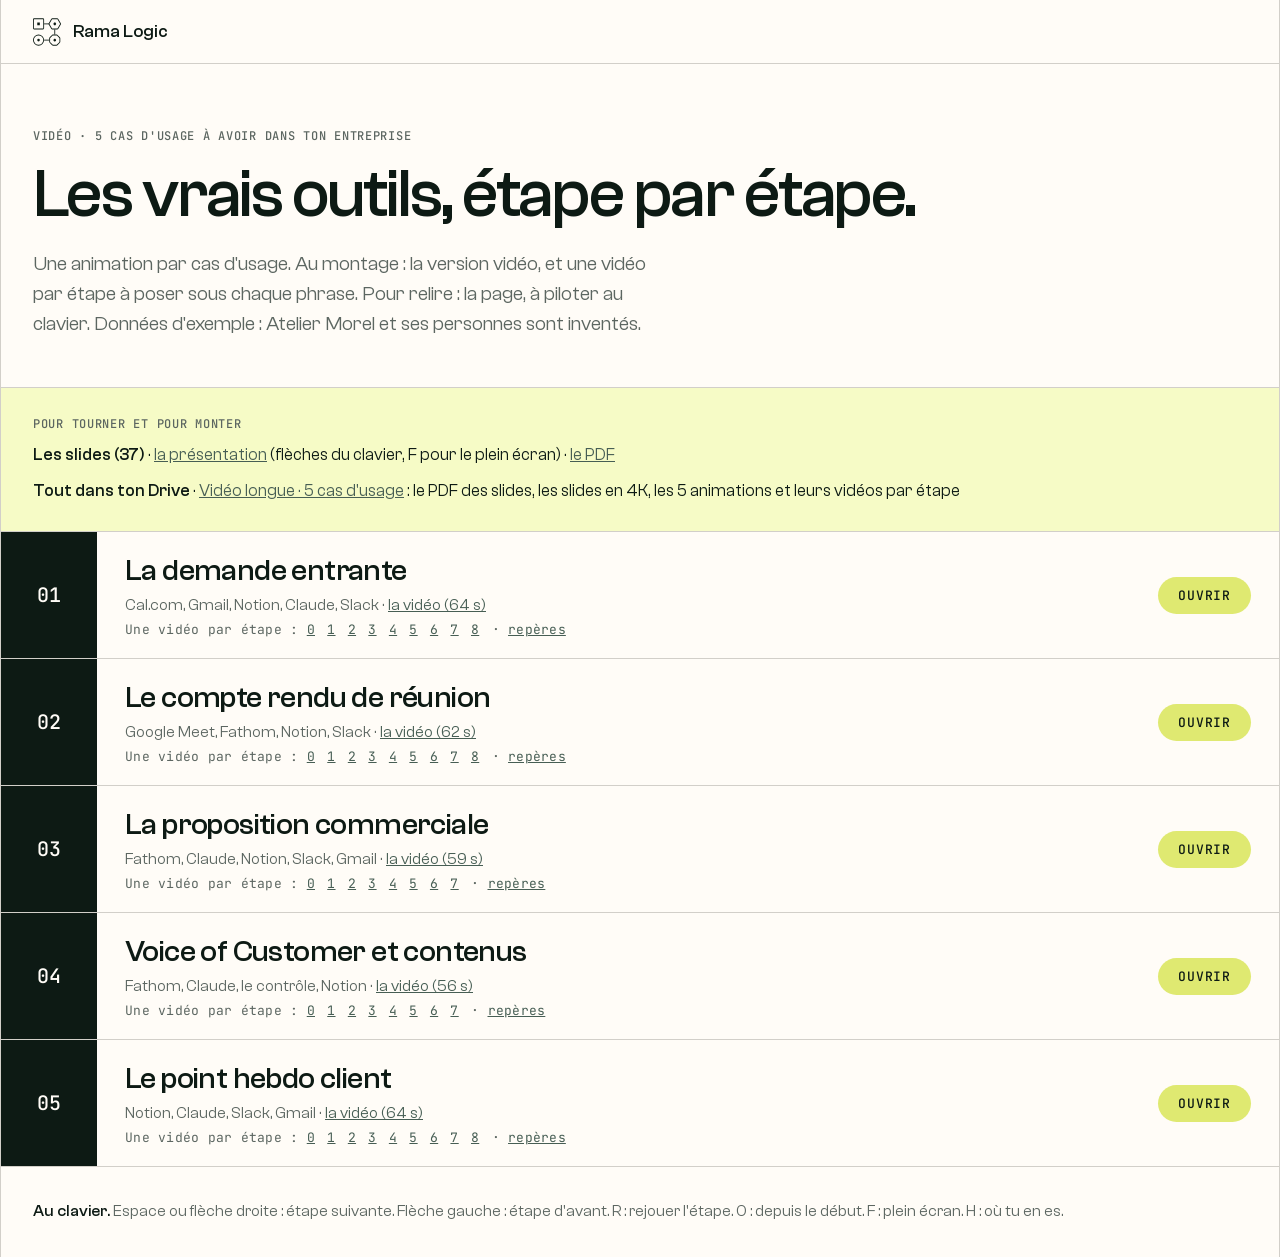
<file: video-5-cas-usage/outils/index.html>
<!doctype html>
<html lang="fr">
<head>
<meta charset="utf-8">
<meta name="viewport" content="width=device-width,initial-scale=1">
<meta name="robots" content="noindex">
<title>5 cas d'usage · les vrais outils</title>
<link rel="icon" href="kit/logos/rama-logic_picto_ink.svg">
<link rel="stylesheet" href="kit/outils.css">
<style>
html,body{overflow:auto;height:auto}
body{font-family:"Clash Grotesk",sans-serif;color:var(--ink);background:var(--cream);font-synthesis:none;-webkit-font-smoothing:antialiased}
.cadre{max-width:1280px;margin:0 auto;border-left:1px solid var(--beige);border-right:1px solid var(--beige);min-height:100vh}
.haut{height:64px;border-bottom:1px solid var(--beige);display:flex;align-items:center;gap:12px;padding:0 32px;font-weight:500;font-size:18px}
.haut img{width:28px;height:28px}
.tete{padding:64px 32px 48px;border-bottom:1px solid var(--beige)}
.lab{font-family:var(--mono);font-weight:500;font-size:12px;letter-spacing:.06em;text-transform:uppercase;color:var(--slate)}
h1{margin-top:16px;font-weight:500;font-size:clamp(34px,6vw,68px);line-height:1.02;letter-spacing:-.035em;max-width:900px;text-wrap:balance}
.lead{margin-top:20px;font-size:20px;line-height:1.5;color:var(--slate);max-width:640px}
.cas{display:grid;grid-template-columns:96px 1fr auto;align-items:center;border-bottom:1px solid var(--beige);min-height:96px;text-decoration:none;color:inherit}
.cas .n{align-self:stretch;display:grid;place-items:center;background:var(--ink);color:var(--cream);font-family:var(--mono);font-weight:500;font-size:20px}
.cas .t{padding:20px 28px;font-weight:500;font-size:clamp(22px,3vw,30px);letter-spacing:-.02em}
.cas .t small{display:block;margin-top:6px;font-weight:400;font-size:16px;letter-spacing:0;color:var(--slate)}
.cas .go{margin-right:28px;padding:10px 20px;border-radius:999px;background:var(--mind);font-family:var(--mono);font-weight:500;font-size:13px;letter-spacing:.06em;text-transform:uppercase;white-space:nowrap}
.cas.off .n{background:var(--beige);color:var(--ink)}
.cas.off .go{background:transparent;border:1px solid var(--beige);color:var(--slate)}
a.go{text-decoration:none;color:var(--ink)}a.go:hover{background:#EAF28F}
.cas .t small a{color:var(--aloe-d)}
.cas .t small.et{font-family:var(--mono);font-size:13px;letter-spacing:.02em}
.cas .t small.et a{margin-right:4px}
.slides{padding:28px 32px;border-bottom:1px solid var(--beige);background:var(--mind-l)}
.slides .l2{margin-top:10px;font-size:17px;line-height:1.5}
.slides .l2 b{font-weight:500}
.slides a{color:var(--aloe-d)}
.mode{padding:32px;font-size:16px;line-height:1.6;color:var(--slate)}
.mode b{color:var(--ink);font-weight:500}
@media (max-width:640px){.cas{grid-template-columns:64px 1fr}.cas .go{grid-column:2;margin:0 0 20px 28px;justify-self:start}}
</style>
</head>
<body>
<div class="cadre">
  <div class="haut"><img src="kit/logos/rama-logic_picto_ink.svg" alt="">Rama Logic</div>
  <div class="tete">
    <div class="lab">Vidéo · 5 cas d'usage à avoir dans ton entreprise</div>
    <h1>Les vrais outils, étape par étape.</h1>
    <p class="lead">Une animation par cas d'usage. Au montage : la version vidéo, et une vidéo par étape à poser sous chaque phrase. Pour relire : la page, à piloter au clavier. Données d'exemple : Atelier Morel et ses personnes sont inventés.</p>
  </div>
  <div class="slides">
    <div class="lab">Pour tourner et pour monter</div>
    <div class="l2"><b>Les slides (37)</b> · <a href="../">la présentation</a> (flèches du clavier, F pour le plein écran) · <a href="../complet/slides-video-5-cas-usage.pdf">le PDF</a></div>
    <div class="l2"><b>Tout dans ton Drive</b> · <a href="https://drive.google.com/drive/folders/1nWdGLHmURT5loNdzGjL6moCA4KvGHNdA">Vidéo longue · 5 cas d'usage</a> : le PDF des slides, les slides en 4K, les 5 animations et leurs vidéos par étape</div>
  </div>
  <div class="cas"><span class="n">01</span><span class="t">La demande entrante<small>Cal.com, Gmail, Notion, Claude, Slack · <a href="rendus/01-demande-entrante.mp4">la vidéo (64 s)</a></small><small class="et">Une vidéo par étape : <a href="rendus/01-demande-entrante/etape-00.mp4">0</a> <a href="rendus/01-demande-entrante/etape-01.mp4">1</a> <a href="rendus/01-demande-entrante/etape-02.mp4">2</a> <a href="rendus/01-demande-entrante/etape-03.mp4">3</a> <a href="rendus/01-demande-entrante/etape-04.mp4">4</a> <a href="rendus/01-demande-entrante/etape-05.mp4">5</a> <a href="rendus/01-demande-entrante/etape-06.mp4">6</a> <a href="rendus/01-demande-entrante/etape-07.mp4">7</a> <a href="rendus/01-demande-entrante/etape-08.mp4">8</a> · <a href="rendus/01-demande-entrante.json">repères</a></small></span><a class="go" href="01-demande-entrante/">Ouvrir</a></div>
  <div class="cas"><span class="n">02</span><span class="t">Le compte rendu de réunion<small>Google Meet, Fathom, Notion, Slack · <a href="rendus/02-compte-rendu.mp4">la vidéo (62 s)</a></small><small class="et">Une vidéo par étape : <a href="rendus/02-compte-rendu/etape-00.mp4">0</a> <a href="rendus/02-compte-rendu/etape-01.mp4">1</a> <a href="rendus/02-compte-rendu/etape-02.mp4">2</a> <a href="rendus/02-compte-rendu/etape-03.mp4">3</a> <a href="rendus/02-compte-rendu/etape-04.mp4">4</a> <a href="rendus/02-compte-rendu/etape-05.mp4">5</a> <a href="rendus/02-compte-rendu/etape-06.mp4">6</a> <a href="rendus/02-compte-rendu/etape-07.mp4">7</a> <a href="rendus/02-compte-rendu/etape-08.mp4">8</a> · <a href="rendus/02-compte-rendu.json">repères</a></small></span><a class="go" href="02-compte-rendu/">Ouvrir</a></div>
  <div class="cas"><span class="n">03</span><span class="t">La proposition commerciale<small>Fathom, Claude, Notion, Slack, Gmail · <a href="rendus/03-proposition.mp4">la vidéo (59 s)</a></small><small class="et">Une vidéo par étape : <a href="rendus/03-proposition/etape-00.mp4">0</a> <a href="rendus/03-proposition/etape-01.mp4">1</a> <a href="rendus/03-proposition/etape-02.mp4">2</a> <a href="rendus/03-proposition/etape-03.mp4">3</a> <a href="rendus/03-proposition/etape-04.mp4">4</a> <a href="rendus/03-proposition/etape-05.mp4">5</a> <a href="rendus/03-proposition/etape-06.mp4">6</a> <a href="rendus/03-proposition/etape-07.mp4">7</a> · <a href="rendus/03-proposition.json">repères</a></small></span><a class="go" href="03-proposition/">Ouvrir</a></div>
  <div class="cas"><span class="n">04</span><span class="t">Voice of Customer et contenus<small>Fathom, Claude, le contrôle, Notion · <a href="rendus/04-voice-of-customer.mp4">la vidéo (56 s)</a></small><small class="et">Une vidéo par étape : <a href="rendus/04-voice-of-customer/etape-00.mp4">0</a> <a href="rendus/04-voice-of-customer/etape-01.mp4">1</a> <a href="rendus/04-voice-of-customer/etape-02.mp4">2</a> <a href="rendus/04-voice-of-customer/etape-03.mp4">3</a> <a href="rendus/04-voice-of-customer/etape-04.mp4">4</a> <a href="rendus/04-voice-of-customer/etape-05.mp4">5</a> <a href="rendus/04-voice-of-customer/etape-06.mp4">6</a> <a href="rendus/04-voice-of-customer/etape-07.mp4">7</a> · <a href="rendus/04-voice-of-customer.json">repères</a></small></span><a class="go" href="04-voice-of-customer/">Ouvrir</a></div>
  <div class="cas"><span class="n">05</span><span class="t">Le point hebdo client<small>Notion, Claude, Slack, Gmail · <a href="rendus/05-point-hebdo.mp4">la vidéo (64 s)</a></small><small class="et">Une vidéo par étape : <a href="rendus/05-point-hebdo/etape-00.mp4">0</a> <a href="rendus/05-point-hebdo/etape-01.mp4">1</a> <a href="rendus/05-point-hebdo/etape-02.mp4">2</a> <a href="rendus/05-point-hebdo/etape-03.mp4">3</a> <a href="rendus/05-point-hebdo/etape-04.mp4">4</a> <a href="rendus/05-point-hebdo/etape-05.mp4">5</a> <a href="rendus/05-point-hebdo/etape-06.mp4">6</a> <a href="rendus/05-point-hebdo/etape-07.mp4">7</a> <a href="rendus/05-point-hebdo/etape-08.mp4">8</a> · <a href="rendus/05-point-hebdo.json">repères</a></small></span><a class="go" href="05-point-hebdo/">Ouvrir</a></div>
  <div class="mode"><b>Au clavier.</b> Espace ou flèche droite : étape suivante. Flèche gauche : étape d'avant. R : rejouer l'étape. 0 : depuis le début. F : plein écran. H : où tu en es.</div>
</div>
</body>
</html>
</file>
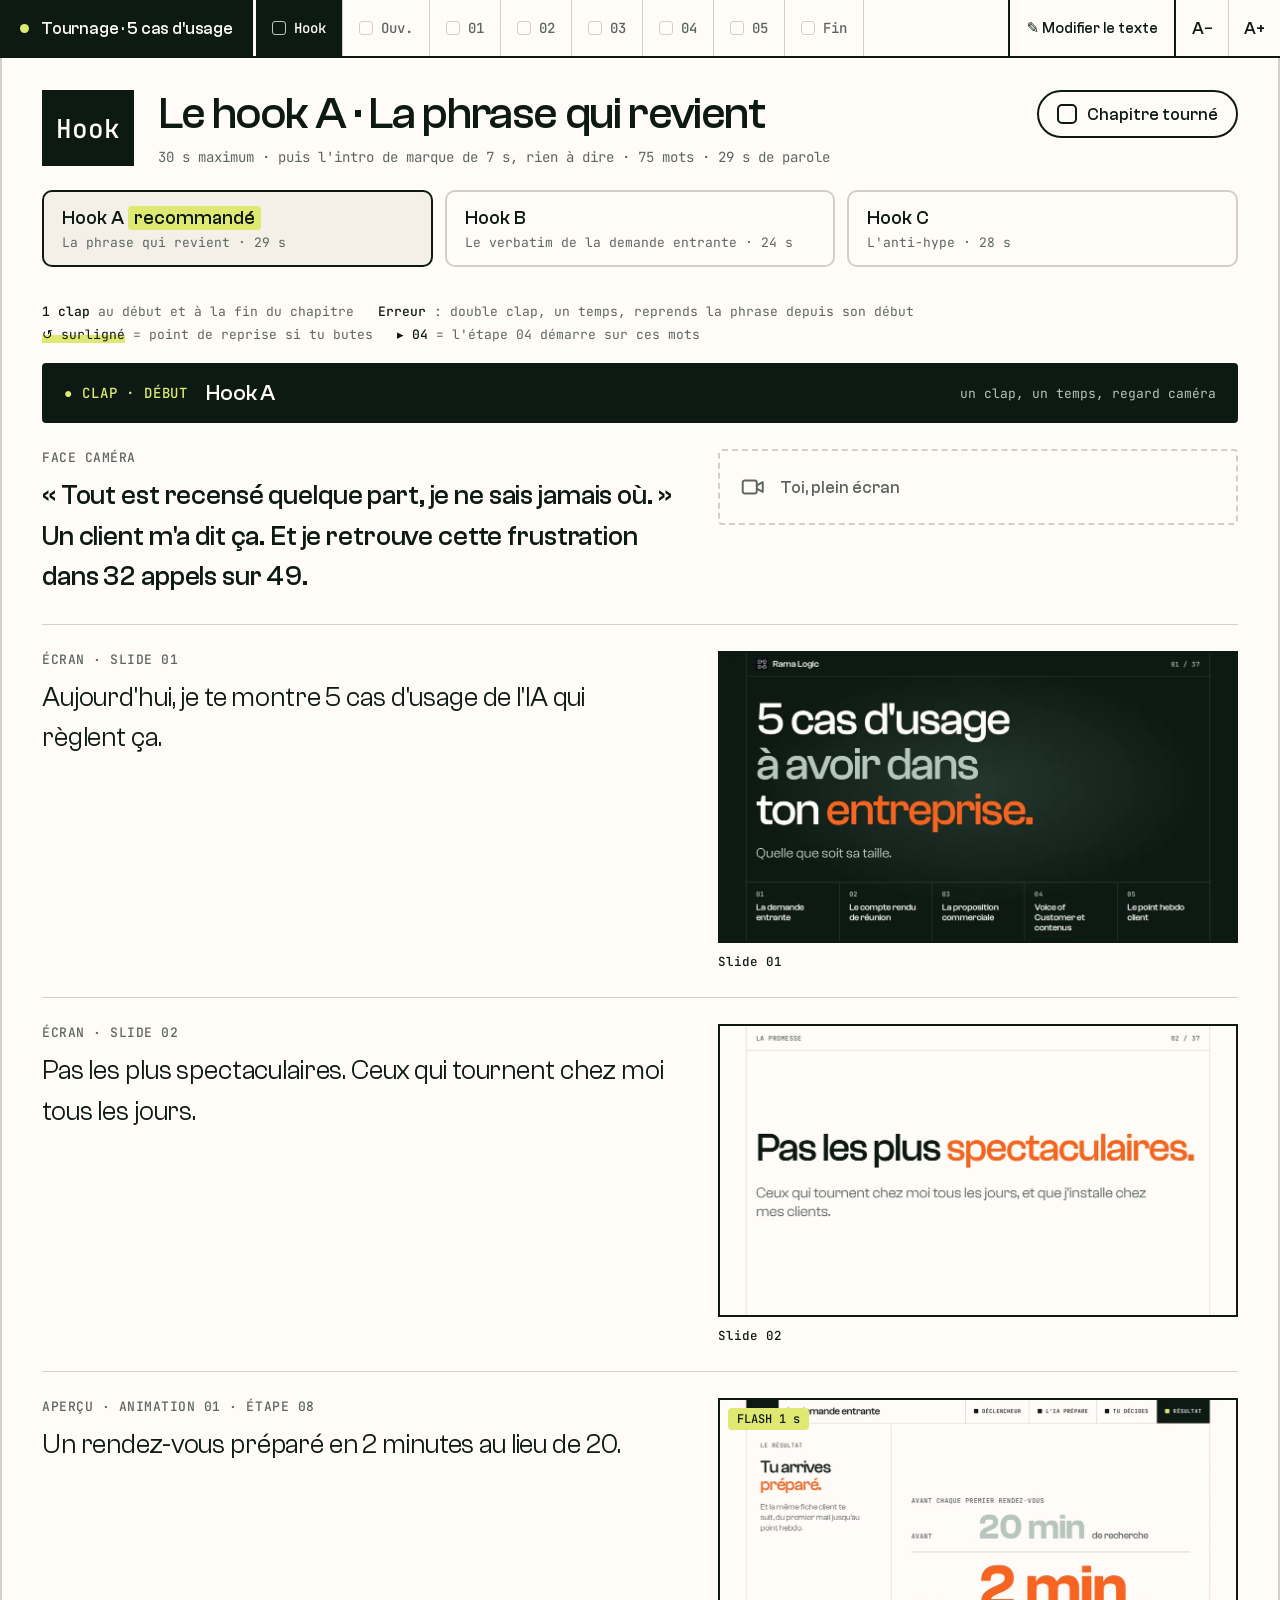
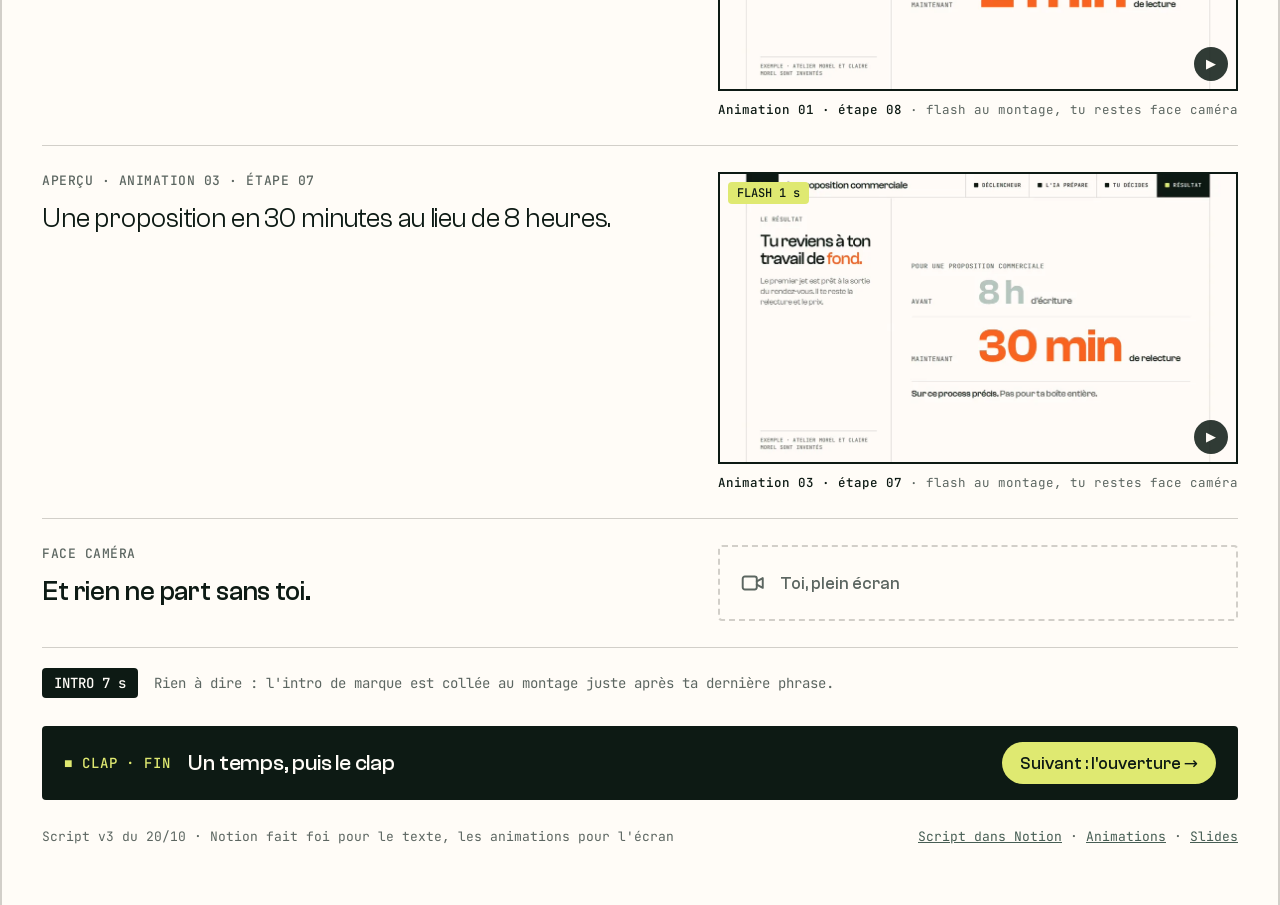
<file: video-5-cas-usage/tournage/index.html>
<!doctype html>
<html lang="fr">
<head>
<meta charset="utf-8">
<meta name="viewport" content="width=device-width,initial-scale=1">
<meta name="robots" content="noindex">
<title>Tournage · 5 cas d'usage</title>
<link rel="icon" href="../logo.png">
<style>
@font-face{font-family:"Clash Grotesk";font-weight:400;src:url(../fonts/clash-grotesk-400.woff2) format("woff2");font-display:swap}
@font-face{font-family:"Clash Grotesk";font-weight:500;src:url(../fonts/clash-grotesk-500.woff2) format("woff2");font-display:swap}
@font-face{font-family:"Clash Grotesk";font-weight:600;src:url(../fonts/clash-grotesk-600.woff2) format("woff2");font-display:swap}
@font-face{font-family:"JetBrains Mono";font-weight:400;src:url(../fonts/jetbrains-mono-400.woff2) format("woff2");font-display:swap}
@font-face{font-family:"JetBrains Mono";font-weight:500;src:url(../fonts/jetbrains-mono-500.woff2) format("woff2");font-display:swap}
:root{--cream:#FFFCF7;--ink:#0D1A14;--aloe-d:#475E54;--aloe-l:#B4C6BE;--mind:#DFE971;--flame:#F76420;--slate:#5C6661;--beige:#D2CFC9;--paper:#F4F0E8;
  --fs:27px;--media:520px;--mono:"JetBrains Mono",ui-monospace,monospace}
*{box-sizing:border-box;margin:0;padding:0}
html{background:var(--cream)}
body{font-family:"Clash Grotesk",system-ui,sans-serif;color:var(--ink);background:var(--cream);-webkit-font-smoothing:antialiased;font-synthesis:none}
button{font:inherit;color:inherit;background:none;border:0;cursor:pointer}
img{display:block;max-width:100%}

/* barre du haut */
.top{position:sticky;top:0;z-index:20;background:var(--cream);border-bottom:2px solid var(--ink)}
.top .in{max-width:1480px;margin:0 auto;display:flex;align-items:stretch;height:56px}
.brand{display:flex;align-items:center;gap:12px;padding:0 20px;border-right:3px solid var(--cream);background:var(--ink);color:var(--cream);font-weight:500;font-size:17px;letter-spacing:-.01em;white-space:nowrap}
.brand i{width:9px;height:9px;border-radius:9px;background:var(--mind);display:block}
nav{display:flex;flex:1;min-width:0;overflow-x:auto}
nav button{flex:none;display:flex;align-items:center;gap:8px;padding:0 16px;border-right:1px solid var(--beige);font-family:var(--mono);font-size:14px;font-weight:500;color:var(--slate)}
nav button .ok{width:14px;height:14px;border-radius:3px;border:1.5px solid var(--beige);display:grid;place-items:center;font-size:10px;line-height:1}
nav button.done .ok{background:var(--aloe-d);border-color:var(--aloe-d);color:var(--cream)}
nav button.done{color:var(--aloe-d)}
nav button[aria-current="true"]{background:var(--ink);color:var(--cream)}
nav button[aria-current="true"] .ok{border-color:var(--aloe-l)}
nav button:hover:not([aria-current="true"]){background:var(--paper)}
.outils{display:flex;align-items:stretch;border-left:2px solid var(--ink)}
.outils button{display:flex;align-items:center;gap:8px;padding:0 16px;font-weight:500;font-size:15px;white-space:nowrap}
.outils button+button{border-left:1px solid var(--beige)}
.outils button:hover{background:var(--paper)}
.outils button[aria-pressed="true"]{background:var(--mind)}
.outils .nb{min-width:22px;height:22px;padding:0 6px;border-radius:99px;background:var(--ink);color:var(--cream);font-family:var(--mono);font-size:12px;display:grid;place-items:center}
.outils [hidden]{display:none}
.size{display:flex;align-items:center;border-left:2px solid var(--ink)}
.size button{width:52px;height:100%;font-weight:500;font-size:17px}
.size button+button{border-left:1px solid var(--beige)}
.size button:hover{background:var(--paper)}

/* page */
main{max-width:1480px;margin:0 auto;border-left:2px solid var(--beige);border-right:2px solid var(--beige);min-height:calc(100vh - 56px)}
.wrap{padding:0 40px}
.head{display:flex;align-items:flex-start;gap:24px;padding:32px 0 24px}
.head .n{flex:none;min-width:76px;height:76px;padding:0 14px;display:grid;place-items:center;background:var(--ink);color:var(--cream);font-family:var(--mono);font-weight:500;font-size:26px}
.head h1{font-weight:500;font-size:46px;line-height:1.05;letter-spacing:-.03em}
.head .sub{margin-top:10px;font-family:var(--mono);font-size:14px;color:var(--slate)}
.head .grow{flex:1;min-width:0}
.tourne{flex:none;display:flex;align-items:center;gap:10px;height:48px;padding:0 18px;border:2px solid var(--ink);border-radius:999px;font-weight:500;font-size:17px}
.tourne .box{width:20px;height:20px;border:2px solid var(--ink);border-radius:5px;display:grid;place-items:center;font-size:13px}
.tourne.on{background:var(--aloe-d);border-color:var(--aloe-d);color:var(--cream)}
.tourne.on .box{border-color:var(--cream);background:var(--cream);color:var(--aloe-d)}
.rappel{display:flex;flex-wrap:wrap;gap:6px 24px;padding:12px 0 20px;font-family:var(--mono);font-size:13px;color:var(--slate)}
.rappel b{color:var(--ink);font-weight:500}
.rappel .hl{background:linear-gradient(transparent 55%,var(--mind) 55%);color:var(--ink)}

/* choix du hook */
.hooks{display:grid;grid-template-columns:repeat(3,1fr);gap:12px;padding-bottom:24px}
.hooks button{text-align:left;padding:14px 18px;border:2px solid var(--beige);border-radius:10px;display:flex;flex-direction:column;gap:4px}
.hooks button b{font-weight:500;font-size:19px}
.hooks button span{font-family:var(--mono);font-size:13px;color:var(--slate)}
.hooks button[aria-pressed="true"]{border-color:var(--ink);background:var(--paper)}
.hooks button em{font-style:normal;background:var(--mind);padding:1px 6px;border-radius:4px;color:var(--ink)}

/* clap */
.clap{display:flex;align-items:center;gap:18px;padding:16px 22px;background:var(--ink);color:var(--cream);border-radius:4px}
.clap .tag{font-family:var(--mono);font-weight:500;font-size:14px;letter-spacing:.06em;color:var(--mind);white-space:nowrap}
.clap .t{font-weight:500;font-size:22px;letter-spacing:-.01em}
.clap .d{margin-left:auto;font-family:var(--mono);font-size:13px;color:var(--aloe-l);white-space:nowrap}
.clap.fin{margin-top:8px}
.clap .next{margin-left:auto;display:flex;align-items:center;gap:10px;height:42px;padding:0 18px;border-radius:999px;background:var(--mind);color:var(--ink);font-weight:500;font-size:17px}

/* lignes */
.row{display:grid;grid-template-columns:minmax(0,1fr) var(--media);gap:40px;padding:26px 0;border-top:1px solid var(--beige)}
.clap+.row{border-top:0}
.lab{display:flex;flex-wrap:wrap;align-items:center;gap:8px;margin-bottom:10px;font-family:var(--mono);font-size:13px;font-weight:500;letter-spacing:.04em;color:var(--slate)}
.lab .only{background:var(--ink);color:var(--cream);padding:2px 8px;border-radius:4px;letter-spacing:0}
.say{font-size:var(--fs);line-height:1.5;font-weight:400;letter-spacing:-.005em;text-wrap:pretty;max-width:36em}
.row.face .say{font-weight:500}
.row.annonce .say{font-weight:500;font-size:calc(var(--fs) * 1.12)}
.row.annonce{border-left:6px solid var(--mind);padding-left:22px;margin-left:-28px}
.say mark{background:linear-gradient(transparent 58%,var(--mind) 58%);color:inherit}
.say mark::before{content:"↺ ";font-family:var(--mono);font-size:.62em;font-weight:500;color:var(--aloe-d);vertical-align:.18em}
.cue{display:inline-block;margin-right:6px;padding:1px 7px;border-radius:5px;background:var(--ink);color:var(--cream);font-family:var(--mono);font-size:max(13px,calc(var(--fs) * .5));font-weight:500;line-height:1.5;vertical-align:.16em}
.vide{font-size:calc(var(--fs) * .8);color:var(--slate);font-style:italic}
body.edit .say{outline:2px dashed var(--aloe-l);outline-offset:8px;border-radius:2px;cursor:text}
body.edit .say:focus{outline:2px solid var(--aloe-d);background:#fff}
.say:empty::before{content:attr(data-ph);color:var(--slate);font-style:italic;font-weight:400}
.say.modif{border-left:4px solid var(--aloe-d);padding-left:14px;margin-left:-18px}
.reset{margin-top:10px;font-family:var(--mono);font-size:12.5px;color:var(--aloe-d);text-decoration:underline;text-underline-offset:3px}
.lab .mod{background:var(--aloe-d);color:var(--cream);padding:2px 8px;border-radius:4px;letter-spacing:0}
.lb textarea{width:min(900px,90vw);height:60vh;padding:16px;font-family:var(--mono);font-size:14px;border:2px solid var(--cream);background:var(--cream);color:var(--ink);cursor:text}
.note{margin-top:12px;font-size:17px;color:var(--slate);line-height:1.4}
.note::before{content:"↳ ";font-family:var(--mono)}
.flag{margin-top:14px;padding:12px 16px;border-left:4px solid var(--flame);background:#FFF3EA;font-size:17px;line-height:1.45;max-width:46em}
.flag b{display:block;margin-bottom:2px;font-family:var(--mono);font-size:12px;font-weight:500;letter-spacing:.06em;color:#B5430F}
.duree{margin-top:10px;font-family:var(--mono);font-size:12.5px;color:var(--slate)}
.duree.court{color:#B5430F}

/* écrans à droite */
.media{display:flex;flex-direction:column;gap:10px}
.shot{position:relative;width:100%;aspect-ratio:16/9;border:2px solid var(--ink);background:var(--paper);overflow:hidden;cursor:zoom-in}
.shot img{width:100%;height:100%;object-fit:cover}
.shot .play{position:absolute;right:8px;bottom:8px;width:34px;height:34px;border-radius:99px;background:var(--ink);color:var(--cream);display:grid;place-items:center;font-size:13px;opacity:.85}
.shot .flash{position:absolute;left:8px;top:8px;padding:3px 9px;border-radius:4px;background:var(--mind);font-family:var(--mono);font-size:12px;font-weight:500}
.cap{font-family:var(--mono);font-size:12.5px;line-height:1.45;color:var(--slate)}
.cap b{color:var(--ink);font-weight:500}
.grid2{display:grid;grid-template-columns:1fr 1fr;gap:14px 12px}
.grid2 .cap{font-size:11.5px}
.toi{display:flex;align-items:center;gap:14px;height:76px;padding:0 20px;border:2px dashed var(--beige);border-radius:4px;font-weight:500;font-size:17px;color:var(--slate)}
.toi svg{flex:none}
.toi small{display:block;font-family:var(--mono);font-size:12px;font-weight:400}
.meme{padding:14px 18px;border:2px dashed var(--beige);border-radius:4px;font-family:var(--mono);font-size:13px;color:var(--slate);line-height:1.45}
.intro{display:flex;align-items:center;gap:16px;padding:20px 0;border-top:1px solid var(--beige);font-family:var(--mono);font-size:14px;color:var(--slate)}
.intro b{padding:6px 12px;background:var(--ink);color:var(--cream);font-weight:500;border-radius:4px}
.pied{display:flex;justify-content:space-between;gap:16px;padding:28px 0 60px;font-family:var(--mono);font-size:13px;color:var(--slate)}
.pied a{color:var(--aloe-d)}

/* grand format */
.lb{position:fixed;inset:0;z-index:50;background:rgba(13,26,20,.94);display:none;place-items:center;padding:4vh 4vw;cursor:zoom-out}
.lb.on{display:grid}
.lb video,.lb img{max-width:92vw;max-height:84vh;border:2px solid var(--cream);background:var(--ink)}
.lb .t{margin-top:12px;color:var(--cream);font-family:var(--mono);font-size:14px;text-align:center}

@media (max-width:1180px){:root{--media:420px}.wrap{padding:0 28px}}
@media (max-width:860px){.row{grid-template-columns:1fr;gap:16px}.hooks{grid-template-columns:1fr}.head{flex-wrap:wrap}.row.annonce{margin-left:0}}
</style>
</head>
<body>
<header class="top"><div class="in">
  <div class="brand"><i></i>Tournage · 5 cas d'usage</div>
  <nav id="nav" aria-label="Chapitres"></nav>
  <div class="outils"><button id="edit" aria-pressed="false" title="Rendre le texte de gauche modifiable">✎ Modifier le texte</button><button id="copier" hidden title="Copier la liste avant / après">Copier mes changements <span class="nb" id="nb">0</span></button></div>
  <div class="size"><button id="moins" title="Texte plus petit">A−</button><button id="plus" title="Texte plus grand">A+</button></div>
</div></header>
<main><div class="wrap" id="page"></div></main>
<div class="lb" id="lb"><div><div id="lbin"></div><div class="t" id="lbt"></div></div></div>

<script>
const DATA = {"hooks": {"A": {"nom": "La phrase qui revient", "mots": 75, "duree": "29 s", "reco": true, "beats": [{"k": "face", "t": "« Tout est recensé quelque part, je ne sais jamais où. » Un client m'a dit ça. Et je retrouve cette frustration dans 32 appels sur 49.", "annonce": false, "note": null, "only": null}, {"k": "slide", "s": 1, "t": "Aujourd'hui, je te montre 5 cas d'usage de l'IA qui règlent ça.", "apercu": false, "rep": [], "note": null, "only": null}, {"k": "slide", "s": 2, "t": "Pas les plus spectaculaires. Ceux qui tournent chez moi tous les jours.", "apercu": false, "rep": [], "note": null, "only": null}, {"k": "anim", "cas": "01", "e": [{"n": 8, "cue": null, "cas": "01", "slug": "01-demande-entrante", "temps": "Le résultat", "titre": "Tu arrives préparé.", "bouge": 2.0}], "t": "Un rendez-vous préparé en 2 minutes au lieu de 20.", "rep": [], "note": null, "flag": null, "apercu": true, "suite": false, "bouge": 2.0, "parle": 3.9}, {"k": "anim", "cas": "03", "e": [{"n": 7, "cue": null, "cas": "03", "slug": "03-proposition", "temps": "Le résultat", "titre": "Tu reviens à ton travail de fond.", "bouge": 2.4}], "t": "Une proposition en 30 minutes au lieu de 8 heures.", "rep": [], "note": null, "flag": null, "apercu": true, "suite": false, "bouge": 2.4, "parle": 3.9}, {"k": "face", "t": "Et rien ne part sans toi.", "annonce": false, "note": null, "only": null}]}, "B": {"nom": "Le verbatim de la demande entrante", "mots": 61, "duree": "24 s", "beats": [{"k": "face", "t": "« On a beaucoup d'emails auxquels on n'arrive pas à répondre. » C'est une dirigeante qui m'a dit ça.", "annonce": false, "note": null, "only": null}, {"k": "slide", "s": 1, "t": "Aujourd'hui, je te montre les 5 cas d'usage qui règlent ce genre de problème. De la première demande d'un prospect jusqu'au point hebdo avec ton client.", "apercu": false, "rep": [], "note": null, "only": null}, {"k": "slide", "s": 36, "t": "À la fin, tu sauras lequel construire en premier chez toi.", "apercu": true, "rep": [], "note": null, "only": null}, {"k": "face", "t": "Et pourquoi aucun n'envoie rien sans toi.", "annonce": false, "note": null, "only": null}]}, "C": {"nom": "L'anti-hype", "mots": 73, "duree": "28 s", "beats": [{"k": "face", "t": "Tout le monde te montre des agents IA qui font un million sans salarié. Un dirigeant du BTP, lui, m'a dit : « C'est toujours les mêmes devis. » Son problème est là.", "annonce": false, "note": null, "only": null}, {"k": "slide", "s": 2, "t": "Aujourd'hui, je te montre 5 cas d'usage ennuyeux. Ceux qui tournent chez moi tous les jours, et que j'installe chez mes clients.", "apercu": false, "rep": [], "note": null, "only": null}, {"k": "anim", "cas": "03", "e": [{"n": 7, "cue": null, "cas": "03", "slug": "03-proposition", "temps": "Le résultat", "titre": "Tu reviens à ton travail de fond.", "bouge": 2.4}], "t": "Comme une proposition en 30 minutes au lieu de 8 heures.", "rep": [], "note": null, "flag": null, "apercu": true, "suite": false, "bouge": 2.4, "parle": 4.3}, {"k": "face", "t": "Ce sont eux qui rendent du temps à une équipe.", "annonce": false, "note": null, "only": null}]}}, "chapitres": [{"id": "hook", "num": "Hook", "titre": "Le hook", "sous": "30 s maximum · puis l'intro de marque de 7 s, rien à dire", "hook": true}, {"id": "ouverture", "num": "Ouv.", "titre": "Le parcours et la règle", "sous": "Slides 02 à 04", "mots": 181, "duree": "1 min 10 s", "beats": [{"k": "face", "t": "Avant les cinq, je te montre où ils se placent.", "annonce": false, "note": null, "only": null}, {"k": "slide", "s": 2, "t": "Ce ne sont pas les plus spectaculaires. Ce sont ceux qui tournent chez moi tous les jours, et que j'installe chez mes clients.", "apercu": false, "rep": [], "note": null, "only": "B"}, {"k": "slide", "s": 3, "t": "Voilà le parcours d'une entreprise de services. Quatre étapes. L'acquisition : quelqu'un te découvre et te contacte. La vente. La delivery : le travail fait pour le client. Et la fidélisation : le client qui reste, et qui te confie la suite.", "apercu": false, "rep": [], "note": null, "only": null}, {"k": "slide", "s": 3, "t": "La demande entrante est à l'entrée. La proposition commerciale, c'est la vente. Le compte rendu de réunion et le point hebdo vivent dans la delivery et la fidélisation.", "apercu": false, "rep": [], "note": null, "only": null}, {"k": "slide", "s": 3, "t": "Je te les montre dans l'ordre où ils s'enchaînent. Le compte rendu passe avant la proposition, parce qu'une bonne proposition se nourrit de ce qui s'est dit en rendez-vous.", "apercu": false, "rep": [], "note": null, "only": null}, {"k": "slide", "s": 3, "t": "Et le quatrième est à part : Voice of Customer. Il écoute tout le parcours. Il relève les mots de tes clients, à chaque appel. Et ces mots nourrissent tes contenus, donc ton acquisition.", "apercu": false, "rep": ["Et le quatrième est à part : Voice of Customer.", "Et ces mots nourrissent tes contenus, donc ton acquisition."], "note": null, "only": null}, {"k": "slide", "s": 4, "t": "Et une règle qui vaut pour les cinq. L'IA prépare. Toi, tu décides, et tu vérifies. Rien ne part chez un client sans qu'un humain ait validé.", "apercu": false, "rep": [], "note": null, "only": null}, {"k": "face", "t": "C'est ce qui fait qu'une équipe les garde… au lieu de les contourner. On commence.", "annonce": false, "note": null, "only": null}]}, {"id": "c01", "num": "01", "titre": "La demande entrante", "sous": "Slide 05, puis animation 01", "mots": 260, "duree": "1 min 41 s", "beats": [{"k": "face", "t": "Cas d'usage numéro un : la demande entrante.", "annonce": true, "note": "Annonce de chapitre : regard caméra, un temps avant, un temps après.", "only": null}, {"k": "slide", "s": 5, "t": "Une dirigeante m'a dit : « On a beaucoup d'emails auxquels on n'arrive pas à répondre. » Dans une PME, une demande entrante, c'est souvent un mail perdu au milieu des autres. Quelqu'un doit le voir, le transférer, et répondre. Et le jour du rendez-vous, tu arrives sans savoir à qui tu parles.", "apercu": false, "rep": [], "note": null, "only": null}, {"k": "anim", "cas": "01", "e": [{"n": 0, "cue": null, "cas": "01", "slug": "01-demande-entrante", "temps": "Cas d'usage 01 / 05", "titre": "La demande entrante.", "bouge": 2.1}], "t": "Voilà comment je le construis. Chaque demande arrive triée, et tu entres en rendez-vous préparé. Regarde les quatre temps, tu vas les retrouver dans les cinq cas d'usage : le déclencheur, ce que l'IA prépare, ce que tu décides, et le résultat.", "rep": [], "note": null, "flag": null, "apercu": false, "suite": false, "bouge": 2.1, "parle": 15.9}, {"k": "anim", "cas": "01", "e": [{"n": 1, "cue": "un prospect prend rendez-vous", "cas": "01", "slug": "01-demande-entrante", "temps": "Le déclencheur", "titre": "Un prospect réserve un créneau.", "bouge": 3.6}, {"n": 2, "cue": null, "cas": "01", "slug": "01-demande-entrante", "temps": "Le déclencheur", "titre": "Il dit qui il est, et d'où il vient.", "bouge": 4.3}, {"n": 3, "cue": "ou envoie sa demande", "cas": "01", "slug": "01-demande-entrante", "temps": "Le déclencheur", "titre": "Son mail ne se perd plus.", "bouge": 2.9}], "t": "Le déclencheur : un prospect prend rendez-vous, ou envoie sa demande.", "rep": [], "note": null, "flag": "Une phrase de 4 s pour trois étapes qui bougent 11 s : le créneau, le formulaire, le mail rangé. Ralentis, ou dis-le en trois temps : « Un prospect prend rendez-vous. Il dit qui il est, et d'où il vient. Ou il envoie un mail, et ce mail ne se perd plus. »", "apercu": false, "suite": false, "bouge": 10.8, "parle": 3.9}, {"k": "anim", "cas": "01", "e": [{"n": 4, "cue": "La fiche contact se crée toute seule", "cas": "01", "slug": "01-demande-entrante", "temps": "L'IA prépare", "titre": "Sa fiche se crée toute seule.", "bouge": 3.6}, {"n": 5, "cue": "Et avant l'appel, une fiche de préparation est prête", "cas": "01", "slug": "01-demande-entrante", "temps": "L'IA prépare", "titre": "Le matin, Claude prépare le rendez-vous.", "bouge": 6.2}], "t": "Là, l'IA prépare. La fiche contact se crée toute seule dans Notion, reliée à son entreprise. La demande est triée, et attribuée à la bonne personne. Et avant l'appel, une fiche de préparation est prête : qui est l'entreprise, ce qu'elle a demandé, et trois questions à poser. Et cette fiche, c'est la même que tu vas retrouver jusqu'au point hebdo.", "rep": ["Et avant l'appel, une fiche de préparation est prête"], "note": "Respire avant « qui est l'entreprise ».", "flag": null, "apercu": false, "suite": false, "bouge": 9.8, "parle": 23.2}, {"k": "anim", "cas": "01", "e": [{"n": 6, "cue": null, "cas": "01", "slug": "01-demande-entrante", "temps": "L'IA prépare", "titre": "Tu es prévenu dans Slack.", "bouge": 3.3}], "t": "", "silence": true, "flag": "L'étape 06 passe sans rien dans le script : « Tu es prévenu dans Slack ». Ajout possible : « Et tu es prévenu dans Slack, avec le lien. »", "rep": [], "bouge": 3.3, "parle": 0.0}, {"k": "anim", "cas": "01", "e": [{"n": 7, "cue": null, "cas": "01", "slug": "01-demande-entrante", "temps": "Tu décides", "titre": "Tu lis. Tu mènes le rendez-vous.", "bouge": 5.5}], "t": "Ce que tu vois, c'est un exemple, avec une entreprise inventée. Le rendez-vous, la demande, d'où elle vient, la taille de l'équipe. Et en bas, ce qu'il faut creuser pendant le rendez-vous.", "rep": [], "note": null, "flag": "Cette phrase décrit la page de brief, qui n'apparaît qu'à l'étape 07 (« Tu décides »). Ça marche si on la montre ici. Sinon, dis-la juste après « Tu lis la fiche ».", "apercu": false, "suite": false, "bouge": 5.5, "parle": 12.4}, {"k": "anim", "cas": "01", "e": [{"n": 7, "cue": null, "cas": "01", "slug": "01-demande-entrante", "temps": "Tu décides", "titre": "Tu lis. Tu mènes le rendez-vous.", "bouge": 5.5}], "t": "Ce qui reste chez toi : mener le rendez-vous. Tu lis la fiche, et tu mènes la discussion. Ça, personne ne le fera à ta place.", "rep": [], "note": null, "flag": null, "apercu": false, "suite": true, "bouge": 0, "parle": 9.7}, {"k": "anim", "cas": "01", "e": [{"n": 8, "cue": null, "cas": "01", "slug": "01-demande-entrante", "temps": "Le résultat", "titre": "Tu arrives préparé.", "bouge": 2.0}], "t": "Le résultat : tu arrives préparé, en deux minutes de lecture au lieu de vingt minutes de recherche.", "rep": [], "note": null, "flag": null, "apercu": false, "suite": false, "bouge": 2.0, "parle": 6.6}, {"k": "face", "t": "Et une fois en rendez-vous, il faut garder une trace de ce qui s'est dit. C'est le deuxième.", "annonce": false, "note": null, "only": null}]}, {"id": "c02", "num": "02", "titre": "Le compte rendu de réunion", "sous": "Slide 11, puis animation 02", "mots": 232, "duree": "1 min 30 s", "beats": [{"k": "face", "t": "Cas d'usage numéro deux : le compte rendu de réunion.", "annonce": true, "note": "Annonce de chapitre : regard caméra, un temps avant, un temps après.", "only": null}, {"k": "slide", "s": 11, "t": "Un dirigeant m'a dit : « Et si je le note pas après le coup de fil… on ne saura jamais. » Tout le monde a vécu ça. Une réunion, des décisions, et trois jours plus tard, personne ne sait plus qui devait faire quoi.", "apercu": false, "rep": [], "note": null, "only": null}, {"k": "anim", "cas": "02", "e": [{"n": 0, "cue": null, "cas": "02", "slug": "02-compte-rendu", "temps": "Cas d'usage 02 / 05", "titre": "Le compte rendu de réunion.", "bouge": 2.1}], "t": "Ici, après chaque réunion, le compte rendu et les prochaines actions arrivent dans Notion. Un rendez-vous avec un prospect, ou un point projet avec un client.", "rep": [], "note": null, "flag": null, "apercu": false, "suite": false, "bouge": 2.1, "parle": 10.1}, {"k": "anim", "cas": "02", "e": [{"n": 1, "cue": null, "cas": "02", "slug": "02-compte-rendu", "temps": "Le déclencheur", "titre": "Une réunion enregistrée.", "bouge": 4.0}], "t": "Le déclencheur : une réunion enregistrée. Mes réunions sont enregistrées et transcrites. J'utilise Fathom.", "rep": [], "note": null, "flag": null, "apercu": false, "suite": false, "bouge": 4.0, "parle": 5.0}, {"k": "anim", "cas": "02", "e": [{"n": 2, "cue": "L'IA prépare. Juste après l'appel", "cas": "02", "slug": "02-compte-rendu", "temps": "Le déclencheur", "titre": "Tu raccroches. C'est tout.", "bouge": 3.2}, {"n": 3, "cue": "le compte rendu arrive", "cas": "02", "slug": "02-compte-rendu", "temps": "L'IA prépare", "titre": "Une minute après, le résumé est prêt.", "bouge": 3.9}, {"n": 4, "cue": "dans Notion, rangé sur la bonne fiche", "cas": "02", "slug": "02-compte-rendu", "temps": "L'IA prépare", "titre": "Le compte rendu se range sur la bonne fiche.", "bouge": 4.1}], "t": "L'IA prépare. Juste après l'appel, le compte rendu arrive dans Notion, rangé sur la bonne fiche : le client, le projet. Les décisions sont notées. Et les prochaines actions en sortent, chacune avec une personne et une date. Sur l'exemple : qui envoie quoi lundi, qui monte quoi mercredi, qui valide vendredi.", "rep": ["Et les prochaines actions en sortent, chacune avec une personne et une date."], "note": null, "flag": null, "apercu": false, "suite": false, "bouge": 11.2, "parle": 19.4}, {"k": "anim", "cas": "02", "e": [{"n": 5, "cue": null, "cas": "02", "slug": "02-compte-rendu", "temps": "L'IA prépare", "titre": "Ta part devient une tâche.", "bouge": 3.4}, {"n": 6, "cue": null, "cas": "02", "slug": "02-compte-rendu", "temps": "L'IA prépare", "titre": "À 14 h 32, tu es prévenu.", "bouge": 3.3}], "t": "", "silence": true, "flag": "Les étapes 05 et 06 passent sans rien dans le script (7 s) : « Ta part devient une tâche » et « À 14 h 32, tu es prévenu » dans Slack. Ajout possible : « Ta part devient une tâche. Et tu es prévenu dans Slack. »", "rep": [], "bouge": 6.7, "parle": 0.0}, {"k": "anim", "cas": "02", "e": [{"n": 7, "cue": null, "cas": "02", "slug": "02-compte-rendu", "temps": "Tu décides", "titre": "Tu relis, tu corriges.", "bouge": 5.1}], "t": "Ce qui reste chez toi : relire, et corriger ce que l'IA a mal compris. Parce qu'elle se trompe, parfois. Un nom mal entendu, une action donnée à la mauvaise personne. Tu relis, tu corriges.", "rep": [], "note": null, "flag": null, "apercu": false, "suite": false, "bouge": 5.1, "parle": 13.2}, {"k": "anim", "cas": "02", "e": [{"n": 8, "cue": null, "cas": "02", "slug": "02-compte-rendu", "temps": "Le résultat", "titre": "Le lendemain, tout est là.", "bouge": 2.4}], "t": "Le résultat : le lendemain matin, les actions sont dans ta liste de tâches. Tu relis une page. Tu n'écris plus rien. Et ce compte rendu va servir deux fois : pour la proposition, et pour la voix du client.", "rep": [], "note": null, "flag": null, "apercu": false, "suite": false, "bouge": 2.4, "parle": 14.7}, {"k": "face", "t": "Et ce qui s'est dit en rendez-vous, c'est exactement ce dont tu as besoin pour la suite : la proposition.", "annonce": false, "note": null, "only": null}]}, {"id": "c03", "num": "03", "titre": "La proposition commerciale", "sous": "Slide 17, puis animation 03", "mots": 220, "duree": "1 min 25 s", "beats": [{"k": "face", "t": "Cas d'usage numéro trois : la proposition commerciale.", "annonce": true, "note": "Annonce de chapitre : regard caméra, un temps avant, un temps après.", "only": null}, {"k": "slide", "s": 17, "t": "Un dirigeant du BTP m'a dit : « Ça me coupe dans mon travail de fond. J'ai pas de valeur ajoutée. C'est toujours les mêmes devis. » Et il a raison. Une proposition commerciale, c'est surtout de l'information qui existe déjà.", "apercu": false, "rep": [], "note": null, "only": null}, {"k": "anim", "cas": "03", "e": [{"n": 0, "cue": null, "cas": "03", "slug": "03-proposition", "temps": "Cas d'usage 03 / 05", "titre": "La proposition commerciale.", "bouge": 2.1}], "t": "Donc l'idée est simple : un premier jet de proposition, monté avec ce qui existe déjà dans Notion.", "rep": [], "note": null, "flag": null, "apercu": false, "suite": false, "bouge": 2.1, "parle": 6.6}, {"k": "anim", "cas": "03", "e": [{"n": 1, "cue": null, "cas": "03", "slug": "03-proposition", "temps": "Le déclencheur", "titre": "L'appel découverte se termine.", "bouge": 4.8}], "t": "Le déclencheur : la fin du rendez-vous. Juste après l'appel, le premier jet se lance tout seul.", "rep": [], "note": null, "flag": null, "apercu": false, "suite": false, "bouge": 4.8, "parle": 6.2}, {"k": "anim", "cas": "03", "e": [{"n": 2, "cue": null, "cas": "03", "slug": "03-proposition", "temps": "L'IA prépare", "titre": "Claude rassemble ce qui existe déjà.", "bouge": 4.9}], "t": "L'IA prépare. Elle rassemble le contexte du client, ce qui s'est dit en rendez-vous, tes offres, tes conditions. Et elle sort un premier jet. Ce qui s'est dit en rendez-vous, c'est le compte rendu du cas d'usage d'avant. Tu vois comment ils s'enchaînent.", "rep": [], "note": null, "flag": null, "apercu": false, "suite": false, "bouge": 4.9, "parle": 16.6}, {"k": "anim", "cas": "03", "e": [{"n": 3, "cue": "tu reçois un message dans Slack", "cas": "03", "slug": "03-proposition", "temps": "L'IA prépare", "titre": "Il te prévient dans Slack.", "bouge": 3.3}, {"n": 4, "cue": "Tu relis, et tu demandes tes changements dans le fil", "cas": "03", "slug": "03-proposition", "temps": "Tu décides", "titre": "Tu relis. Tu corriges dans le fil.", "bouge": 5.0}, {"n": 5, "cue": "La proposition se remet en page à ta charte", "cas": "03", "slug": "03-proposition", "temps": "Tu décides", "titre": "Elle se met en page à ta charte.", "bouge": 5.0}, {"n": 6, "cue": "Et c'est toi qui l'envoies", "cas": "03", "slug": "03-proposition", "temps": "Tu décides", "titre": "Et c'est toi qui l'envoies.", "bouge": 4.4}], "t": "Ce qui reste chez toi : tu reçois un message dans Slack. Tu relis, et tu demandes tes changements dans le fil : le prix, le ton. La proposition se remet en page à ta charte. Et c'est toi qui l'envoies.", "rep": [], "note": null, "flag": null, "apercu": false, "suite": false, "bouge": 17.7, "parle": 15.1}, {"k": "anim", "cas": "03", "e": [{"n": 6, "cue": null, "cas": "03", "slug": "03-proposition", "temps": "Tu décides", "titre": "Et c'est toi qui l'envoies.", "bouge": 4.4}], "t": "Le prix, c'est toi. Toujours. Pourquoi un premier jet, et pas une proposition finie ? Parce que le prix, le ton, la relation, c'est ton métier. L'IA te rend le temps de la mise en forme. Pas ta décision.", "rep": [], "note": null, "flag": null, "apercu": false, "suite": true, "bouge": 0, "parle": 14.7}, {"k": "anim", "cas": "03", "e": [{"n": 7, "cue": null, "cas": "03", "slug": "03-proposition", "temps": "Le résultat", "titre": "Tu reviens à ton travail de fond.", "bouge": 2.4}], "t": "Le résultat. Sur mon site, j'affiche l'exemple : 8 heures avant, 30 minutes après, sur ce process précis. Et je le dis clairement : ce chiffre vaut pour cette tâche-là. Pas pour ta boîte entière.", "rep": ["Et je le dis clairement : ce chiffre vaut pour cette tâche-là."], "note": "Phrase de prudence, à ne pas accélérer.", "flag": null, "apercu": false, "suite": false, "bouge": 2.4, "parle": 12.8}, {"k": "face", "t": "Le quatrième, c'est celui dont je parle le moins. Et c'est le système le plus important de ma boîte.", "annonce": false, "note": null, "only": null}]}, {"id": "c04", "num": "04", "titre": "Voice of Customer et contenus", "sous": "Slide 23, puis animation 04", "mots": 330, "duree": "2 min 08 s", "beats": [{"k": "face", "t": "Cas d'usage numéro quatre : Voice of Customer, la voix du client. Et tes contenus.", "annonce": true, "note": "Le plus dur à dire : « Voice of Customer » bien détaché, puis une vraie pause avant « Et tes contenus ».", "only": null}, {"k": "slide", "s": 23, "t": "« Tout est recensé quelque part, je ne sais jamais où. » Un client m'a dit ça, mot pour mot. Moi, j'aurais écrit « centraliser l'information ». Personne ne parle comme ça. Le problème est là : quand tu écris un post, une page de ton site ou une proposition, tu écris avec tes mots. Pas avec les leurs.", "apercu": false, "rep": [], "note": null, "only": null}, {"k": "anim", "cas": "04", "e": [{"n": 0, "cue": null, "cas": "04", "slug": "04-voice-of-customer", "temps": "Cas d'usage 04 / 05", "titre": "La voix du client, et tes contenus.", "bouge": 2.1}], "t": "Voice of Customer, c'est une base Notion où chaque ligne est une phrase dite par un client ou un prospect. Mot pour mot. Pas mon résumé. Pas ce que j'ai cru comprendre.", "rep": [], "note": null, "flag": null, "apercu": false, "suite": false, "bouge": 2.1, "parle": 12.4}, {"k": "anim", "cas": "04", "e": [{"n": 1, "cue": null, "cas": "04", "slug": "04-voice-of-customer", "temps": "Le déclencheur", "titre": "Un appel enregistré et transcrit.", "bouge": 3.5}], "t": "Le déclencheur : un appel enregistré et transcrit. Le même enregistrement que pour le compte rendu.", "rep": [], "note": null, "flag": null, "apercu": false, "suite": false, "bouge": 3.5, "parle": 5.8}, {"k": "anim", "cas": "04", "e": [{"n": 2, "cue": null, "cas": "04", "slug": "04-voice-of-customer", "temps": "L'IA prépare", "titre": "Claude relève les phrases qui comptent.", "bouge": 4.6}], "t": "L'IA relève les phrases qui comptent : les douleurs, les envies, les objections, les déclics. Quinze au maximum par appel.", "rep": [], "note": null, "flag": null, "apercu": false, "suite": false, "bouge": 4.6, "parle": 7.4}, {"k": "anim", "cas": "04", "e": [{"n": 4, "cue": null, "cas": "04", "slug": "04-voice-of-customer", "temps": "L'IA prépare", "titre": "Chaque phrase devient une ligne.", "bouge": 3.9}], "t": "Chaque phrase devient une ligne, avec son type, son thème, le secteur, l'intensité, et le lien vers l'appel.", "rep": [], "note": null, "flag": "Ordre inversé : dans l'animation, le contrôle (étape 03) passe AVANT « chaque phrase devient une ligne » (étape 04). Le plus simple : dire cette phrase après « …attribuées à un client ».", "apercu": false, "suite": false, "bouge": 3.9, "parle": 7.0}, {"k": "anim", "cas": "04", "e": [{"n": 3, "cue": "Un contrôle vérifie chaque phrase", "cas": "04", "slug": "04-voice-of-customer", "temps": "L'IA prépare", "titre": "Chaque phrase est vérifiée mot pour mot.", "bouge": 4.9}], "t": "Et il y a une étape que j'ai ajoutée après m'être fait avoir. Un contrôle vérifie chaque phrase : elle doit se retrouver mot pour mot dans la transcription, et c'est bien le client qui parle. Ma première version laissait l'IA faire seule. En vérifiant deux appels, 5 phrases sur 29 n'existaient pas telles quelles. Pire : certaines phrases étaient les miennes, attribuées à un client.", "rep": ["Un contrôle vérifie chaque phrase", "Ma première version laissait l'IA faire seule.", "Pire : certaines phrases étaient les miennes, attribuées à un client."], "note": "Le passage le plus dense : trois points de reprise.", "flag": null, "apercu": false, "suite": false, "bouge": 4.9, "parle": 24.8}, {"k": "anim", "cas": "04", "e": [{"n": 5, "cue": "Tous les vendredis", "cas": "04", "slug": "04-voice-of-customer", "temps": "Tu décides", "titre": "Le vendredi, tu relis ce qui fait mal.", "bouge": 3.6}, {"n": 6, "cue": "Et je choisis ce qui devient un contenu", "cas": "04", "slug": "04-voice-of-customer", "temps": "Tu décides", "titre": "Ses mots ouvrent ton post.", "bouge": 3.8}], "t": "Ce qui reste chez toi : comprendre ce qui fait mal. Tous les vendredis, je relis ce qui s'est dit dans la semaine. Je relis les phrases exactes. Et je choisis ce qui devient un contenu.", "rep": [], "note": null, "flag": null, "apercu": false, "suite": false, "bouge": 7.4, "parle": 13.5}, {"k": "anim", "cas": "04", "e": [{"n": 7, "cue": null, "cas": "04", "slug": "04-voice-of-customer", "temps": "Le résultat", "titre": "Tes contenus parlent comme tes clients.", "bouge": 2.3}], "t": "Le résultat. Entre début août et mi-septembre : 49 appels, 327 phrases relevées. Et avec le contrôle : 16 phrases sur 16 retrouvées. Avant un post, une proposition commerciale ou ma newsletter, j'ouvre cette base. Mes contenus partent des mots de mes clients.", "rep": ["Entre début août et mi-septembre : 49 appels, 327 phrases relevées."], "note": "Dis les chiffres lentement.", "flag": null, "apercu": false, "suite": false, "bouge": 2.3, "parle": 15.9}, {"k": "face", "t": "Et tu peux commencer sans rien automatiser. Après chaque rendez-vous, colle trois phrases exactes du client dans une base, avec la date et le lien de l'enregistrement. Dans un mois, tu sais quoi écrire sur ta page d'accueil.", "annonce": false, "note": null, "only": null}]}, {"id": "c05", "num": "05", "titre": "Le point hebdo client", "sous": "Slide 29, puis animation 05", "mots": 192, "duree": "1 min 14 s", "beats": [{"k": "face", "t": "Cas d'usage numéro cinq : le point hebdo client.", "annonce": true, "note": "Annonce de chapitre : regard caméra, un temps avant, un temps après.", "only": null}, {"k": "slide", "s": 29, "t": "Un client m'a dit, en parlant d'un prestataire : « Et nous, on n'a pas trop de visibilité. » C'est comme ça qu'on perd un client. Pas sur la qualité du travail. Sur le silence.", "apercu": false, "rep": [], "note": null, "only": null}, {"k": "anim", "cas": "05", "e": [{"n": 0, "cue": null, "cas": "05", "slug": "05-point-hebdo", "temps": "Cas d'usage 05 / 05", "titre": "Le point hebdo client.", "bouge": 2.1}], "t": "Donc chaque vendredi, un point hebdo est prêt à relire pour chaque client actif.", "rep": [], "note": null, "flag": null, "apercu": false, "suite": false, "bouge": 2.1, "parle": 5.4}, {"k": "anim", "cas": "05", "e": [{"n": 1, "cue": null, "cas": "05", "slug": "05-point-hebdo", "temps": "Le déclencheur", "titre": "Chaque vendredi, à midi.", "bouge": 3.9}], "t": "Le déclencheur, c'est le calendrier : chaque vendredi, pour chaque client actif. Ton client finit sa semaine avec des nouvelles, pas avec une question.", "rep": [], "note": null, "flag": null, "apercu": false, "suite": false, "bouge": 3.9, "parle": 8.9}, {"k": "anim", "cas": "05", "e": [{"n": 2, "cue": "L'IA lit la semaine", "cas": "05", "slug": "05-point-hebdo", "temps": "L'IA prépare", "titre": "Claude lit la semaine de chaque client.", "bouge": 4.6}, {"n": 3, "cue": "Sur l'exemple", "cas": "05", "slug": "05-point-hebdo", "temps": "L'IA prépare", "titre": "Un point par client, prêt à relire.", "bouge": 4.8}, {"n": 4, "cue": "Et tous les points de la semaine arrivent ensemble dans Slack", "cas": "05", "slug": "05-point-hebdo", "temps": "L'IA prépare", "titre": "Tout arrive dans Slack.", "bouge": 3.6}], "t": "L'IA lit la semaine : les tâches faites, les jalons, ce qui bloque. Et elle rédige le récap. Sur l'exemple : ce qui a été fait, ce qui bloque, ce qu'on attend du client. Et tous les points de la semaine arrivent ensemble dans Slack.", "rep": [], "note": null, "flag": null, "apercu": false, "suite": false, "bouge": 13.0, "parle": 16.6}, {"k": "anim", "cas": "05", "e": [{"n": 5, "cue": "Tu relis, tu corriges dans le fil", "cas": "05", "slug": "05-point-hebdo", "temps": "Tu décides", "titre": "Tu relis. Tu corriges.", "bouge": 4.9}, {"n": 6, "cue": "Tu valides", "cas": "05", "slug": "05-point-hebdo", "temps": "Tu décides", "titre": "Tu valides, en un clic.", "bouge": 3.3}, {"n": 7, "cue": "Et seulement là, les mails partent", "cas": "05", "slug": "05-point-hebdo", "temps": "Tu décides", "titre": "C'est toi qui l'envoies.", "bouge": 4.2}], "t": "Ce qui reste chez toi : la relation. Tu relis, tu corriges dans le fil. Tu valides. Et seulement là, les mails partent. Rien ne part sans toi.", "rep": [], "note": "Marque un temps après « Tu valides » : le clic dure 3 s à l'écran.", "flag": null, "apercu": false, "suite": false, "bouge": 12.4, "parle": 10.5}, {"k": "anim", "cas": "05", "e": [{"n": 8, "cue": null, "cas": "05", "slug": "05-point-hebdo", "temps": "Le résultat", "titre": "Ton client a des nouvelles.", "bouge": 2.0}], "t": "Le résultat : ton client reçoit des nouvelles chaque semaine. Et toi, tu y passes cinq minutes au lieu d'une heure. C'est là que se joue la fidélisation : le client qui reste, et qui te confie la suite.", "rep": [], "note": null, "flag": null, "apercu": false, "suite": false, "bouge": 2.0, "parle": 14.3}, {"k": "face", "t": "Voilà les cinq. Maintenant, prends du recul.", "annonce": false, "note": null, "only": null}]}, {"id": "fin", "num": "Fin", "titre": "Un seul Notion, par où commencer", "sous": "Slides 35 à 37", "mots": 243, "duree": "1 min 34 s", "beats": [{"k": "face", "t": "Dernière partie : ce qui relie les cinq, et par où commencer.", "annonce": true, "note": "Annonce de chapitre : regard caméra, un temps avant, un temps après.", "only": null}, {"k": "slide", "s": 35, "t": "Regarde où ils sont. La demande entrante et les contenus, c'est l'acquisition. La proposition, c'est la vente. Le compte rendu, c'est la delivery. Le point hebdo, c'est la fidélisation. Cinq cas d'usage, et ils se parlent : ils écrivent tous dans le même Notion. La fiche du client est la même, du premier mail jusqu'au point hebdo.", "apercu": false, "rep": ["Cinq cas d'usage, et ils se parlent", "La fiche du client est la même, du premier mail jusqu'au point hebdo."], "note": null, "only": null}, {"k": "slide", "s": 35, "t": "C'est ça, la vraie différence. Pas cinq outils en plus. Un seul endroit où l'information vit, et de l'IA qui travaille dessus.", "apercu": false, "rep": [], "note": null, "only": null}, {"k": "face", "t": "Et c'est la réponse à la phrase du début. « Tout est recensé quelque part, je ne sais jamais où. » Quand tout vit au même endroit, tu sais où.", "annonce": false, "note": null, "only": "A"}, {"k": "slide", "s": 36, "t": "Tu n'as pas besoin des cinq lundi. Prends celui qui fait le plus mal chez toi. Si tu perds des prospects, commence par le un. Si tes équipes perdent le fil, commence par le deux. Si tes contenus ne parlent à personne, commence par le quatre. Un seul. Tu l'installes, tu laisses ton équipe l'utiliser deux semaines sans rien changer, et tu fais le bilan. Seulement après, tu passes au suivant.", "apercu": false, "rep": ["Un seul. Tu l'installes"], "note": "Pause après « Un seul ».", "only": null}, {"k": "face", "t": "Et quel que soit ton choix, garde la règle : l'IA prépare, et c'est toi qui décides.", "annonce": false, "note": null, "only": null}, {"k": "slide", "s": 37, "t": "Si tu veux un regard extérieur : on en parle 30 minutes. Je te dis lesquels valent le coup chez toi, et par lequel commencer. Le lien est en dessous.", "apercu": false, "rep": [], "note": null, "only": null}, {"k": "face", "t": "Déployer l'IA, c'est facile. La faire adopter, c'est notre métier.", "annonce": false, "note": null, "only": null}]}]};
const CH = DATA.chapitres;
const store = {
  get(k, d){ try{ const v = localStorage.getItem('tournage5:' + k); return v === null ? d : JSON.parse(v); }catch(e){ return d; } },
  set(k, v){ try{ localStorage.setItem('tournage5:' + k, JSON.stringify(v)); }catch(e){} }
};
const state = {
  i: Math.max(0, CH.findIndex(c => '#' + c.id === location.hash)) || 0,
  hook: store.get('hook', 'A'),
  done: store.get('done', {}),
  fs: store.get('fs', 27),
  edits: store.get('edits', {}),
  edit: false
};
const hash = s => { let h = 5381; for (const ch of s) h = ((h << 5) + h + ch.codePointAt(0)) | 0; return (h >>> 0).toString(36); };
const cle = (scope, b) => scope + ':' + (b.t ? hash(b.t) : 'ajout-' + b.e.map(e => e.n).join('-'));
if (!location.hash) { const last = CH.findIndex(c => c.id === store.get('chap', 'hook')); if (last > 0) state.i = last; }

const esc = s => s.replace(/&/g,'&amp;').replace(/</g,'&lt;').replace(/>/g,'&gt;');
const pad = n => String(n).padStart(2, '0');
const sec = s => String(s).replace('.', ',');
const CAM = '<svg width="26" height="26" viewBox="0 0 24 24" fill="none" stroke="currentColor" stroke-width="1.8" stroke-linecap="round" stroke-linejoin="round"><rect x="2.5" y="6" width="13" height="12" rx="2"/><path d="M15.5 10.5 21 7.5v9l-5.5-3"/></svg>';

function texte(b){
  let h = esc(b.t);
  (b.e || []).forEach(e => { if (e.cue) { const c = esc(e.cue); const i = h.indexOf(c); if (i >= 0) h = h.slice(0, i) + '\u0000' + pad(e.n) + '\u0001' + h.slice(i); } });
  (b.rep || []).forEach(r => { h = h.replace(esc(r), m => '<mark>' + m + '</mark>'); });
  return h.replace(/\u0000(\d\d)\u0001/g, '<span class="cue" title="L\'étape $1 démarre ici">▸ $1</span>');
}

function shotSlide(n, apercu){
  return `<div class="shot" data-kind="slide" data-n="${pad(n)}"><img loading="lazy" src="img/slide-${pad(n)}.webp" alt="Slide ${pad(n)}">${apercu ? '<span class="flash">FLASH 1 s</span>' : ''}</div>`;
}
function shotEtape(e, apercu){
  return `<div class="shot" data-kind="etape" data-slug="${e.slug}" data-n="${pad(e.n)}" data-t="Animation ${e.cas} · étape ${pad(e.n)} · ${esc(e.titre)}"><img loading="lazy" src="img/${e.cas}-e${pad(e.n)}.webp" alt="${esc(e.titre)}"><span class="play">▶</span>${apercu ? '<span class="flash">FLASH 1 s</span>' : ''}</div>`;
}
function capEtape(e, multi){
  return `<div class="cap"><b>Étape ${pad(e.n)}</b> · ${esc(e.temps)}${multi ? '<br>' : ' · '}${esc(e.titre)} <span>· bouge ${sec(e.bouge)} s</span></div>`;
}

function ligne(b, key){
  if (b.only && b.only !== state.hook) return '';
  const ed = state.edits[key];
  const t = ed !== undefined ? ed.apres : b.t;
  let cls = 'row', lab = '', media = '';
  const only = b.only ? `<span class="only">Seulement avec le hook ${b.only}</span>` : '';
  if (b.k === 'face') {
    cls += ' face' + (b.annonce ? ' annonce' : '');
    lab = b.annonce ? 'ANNONCE · FACE CAMÉRA' : 'FACE CAMÉRA';
    media = `<div class="toi">${CAM}<div>Toi, plein écran${b.annonce ? '<small>Au montage : la carte du chapitre</small>' : ''}</div></div>`;
  } else if (b.k === 'slide') {
    lab = b.apercu ? `APERÇU · SLIDE ${pad(b.s)}` : `ÉCRAN · SLIDE ${pad(b.s)}`;
    media = shotSlide(b.s, b.apercu) + `<div class="cap"><b>Slide ${pad(b.s)}</b>${b.apercu ? ' · flash au montage, tu restes face caméra' : ''}</div>`;
  } else {
    const multi = b.e.length > 1;
    lab = (b.apercu ? 'APERÇU · ' : '') + `ANIMATION ${b.cas} · ` + (multi ? `ÉTAPES ${b.e.map(e => pad(e.n)).join(', ')}` : `ÉTAPE ${pad(b.e[0].n)}`);
    if (b.suite) {
      media = `<div class="meme">Même écran que juste au-dessus : la dernière image de l'étape ${pad(b.e[0].n)} reste figée pendant que tu parles.</div>`;
    } else if (multi) {
      media = `<div class="grid2">${b.e.map(e => `<div class="media">${shotEtape(e)}${capEtape(e, true)}</div>`).join('')}</div>`;
    } else {
      media = shotEtape(b.e[0], b.apercu) + (b.apercu ? `<div class="cap"><b>Animation ${b.cas} · étape ${pad(b.e[0].n)}</b> · flash au montage, tu restes face caméra</div>` : capEtape(b.e[0]));
    }
  }
  let gauche = `<div class="lab">${lab}${only}${ed !== undefined ? '<span class="mod">MODIFIÉ</span>' : ''}</div>`;
  const ph = b.silence ? "Rien dans le script ici. Écris ce que tu ajoutes, si tu en ajoutes." : "";
  if (b.silence && !t && !state.edit) gauche += `<p class="vide">Rien dans le script ici : l'animation tourne sans que tu en parles.</p>`;
  else gauche += `<p class="say${ed !== undefined ? ' modif' : ''}" data-key="${key}" data-ph="${ph}"${state.edit ? ' contenteditable="plaintext-only" spellcheck="false"' : ''}>${texte({...b, t})}</p>`;
  if (ed !== undefined) gauche += `<button class="reset" data-reset="${key}">↶ Revenir au texte d'origine</button>`;
  if (b.note) gauche += `<p class="note">${esc(b.note)}</p>`;
  if (b.k === 'anim' && !b.silence && !b.apercu && b.bouge > 0 && b.parle < b.bouge * 0.8)
    gauche += `<p class="duree court">Tu parles ~${sec(b.parle)} s · l'animation bouge ${sec(b.bouge)} s : prends ton temps</p>`;
  if (b.flag) gauche += `<div class="flag"><b>À VOIR · ÉCART AVEC L'ANIMATION</b>${esc(b.flag)}</div>`;
  return `<section class="${cls}"><div>${gauche}</div><div class="media">${media}</div></section>`;
}

function render(){
  const c = CH[state.i];
  document.documentElement.style.setProperty('--fs', state.fs + 'px');
  document.body.classList.toggle('edit', state.edit);
  document.getElementById('edit').setAttribute('aria-pressed', state.edit);
  document.getElementById('edit').textContent = state.edit ? '✓ Fini de modifier' : '✎ Modifier le texte';
  compteur();
  document.getElementById('nav').innerHTML = CH.map((x, i) =>
    `<button data-i="${i}" class="${state.done[x.id] ? 'done' : ''}" aria-current="${i === state.i}"><span class="ok">${state.done[x.id] ? '✓' : ''}</span>${x.num}</button>`).join('');
  const hk = DATA.hooks[state.hook];
  const beats = c.hook ? hk.beats : c.beats;
  const mots = c.hook ? hk.mots : c.mots, duree = c.hook ? hk.duree : c.duree;
  const titre = c.hook ? `Le hook ${state.hook} · ${hk.nom}` : c.titre;
  let h = `<div class="head"><div class="n">${c.num}</div><div class="grow"><h1>${esc(titre)}</h1><div class="sub">${esc(c.sous)} · ${mots} mots · ${duree} de parole</div></div>
    <button class="tourne ${state.done[c.id] ? 'on' : ''}" id="tourne"><span class="box">${state.done[c.id] ? '✓' : ''}</span>Chapitre tourné</button></div>`;
  if (c.hook) h += `<div class="hooks">${Object.entries(DATA.hooks).map(([k, v]) =>
    `<button data-hook="${k}" aria-pressed="${k === state.hook}"><b>Hook ${k}${v.reco ? ' <em>recommandé</em>' : ''}</b><span>${esc(v.nom)} · ${v.duree}</span></button>`).join('')}</div>`;
  h += `<div class="rappel"><span><b>1 clap</b> au début et à la fin du chapitre</span><span><b>Erreur</b> : double clap, un temps, reprends la phrase depuis son début</span><span><span class="hl">↺ surligné</span> = point de reprise si tu butes</span><span><b>▸ 04</b> = l'étape 04 démarre sur ces mots</span></div>`;
  h += `<div class="clap"><span class="tag">● CLAP · DÉBUT</span><span class="t">${c.num === 'Hook' ? 'Hook ' + state.hook : c.num + ' · ' + esc(c.titre)}</span><span class="d">un clap, un temps, regard caméra</span></div>`;
  const scope = c.hook ? 'hook' + state.hook : c.id;
  h += beats.map(b => ligne(b, cle(scope, b))).join('');
  if (c.hook) h += `<div class="intro"><b>INTRO 7 s</b>Rien à dire : l'intro de marque est collée au montage juste après ta dernière phrase.</div>`;
  const nx = CH[state.i + 1];
  h += `<div class="clap fin"><span class="tag">■ CLAP · FIN</span><span class="t">Un temps, puis le clap</span>${nx ? `<button class="next" id="next">Suivant : ${nx.num === 'Fin' ? 'la fin' : nx.num === 'Ouv.' ? 'l\'ouverture' : nx.num} →</button>` : '<span class="d">c\'est la dernière prise</span>'}</div>`;
  h += `<div class="pied"><span>Script v3 du 20/10 · Notion fait foi pour le texte, les animations pour l'écran</span><span><a href="https://www.notion.so/3fc1b4b9aefa81a1b8e3ef2bc585b6bc" target="_blank">Script dans Notion</a> · <a href="../outils/" target="_blank">Animations</a> · <a href="../" target="_blank">Slides</a></span></div>`;
  document.getElementById('page').innerHTML = h;
  history.replaceState(null, '', '#' + c.id);
  store.set('chap', c.id);
}

function compteur(){
  const n = Object.keys(state.edits).length;
  document.getElementById('nb').textContent = n;
  document.getElementById('copier').hidden = n === 0;
}
function origine(key){
  const [scope] = key.split(':');
  const beats = scope.startsWith('hook') && scope.length === 5 ? DATA.hooks[scope[4]].beats : (CH.find(c => c.id === scope) || {}).beats || [];
  const b = beats.find(b => cle(scope, b) === key);
  return b ? b.t : '';
}
function lire(el){ const c = el.cloneNode(true); c.querySelectorAll('.cue').forEach(x => x.remove()); return c.textContent.replace(/\s+/g, ' ').trim(); }
document.addEventListener('focusout', e => {
  const el = e.target.closest && e.target.closest('.say[data-key]'); if (!el) return;
  const key = el.dataset.key, avant = origine(key), apres = lire(el);
  if (apres === avant.trim()) delete state.edits[key];
  else { const c = key.split(':')[0]; state.edits[key] = {chap: c, avant, apres, quand: new Date().toISOString()}; }
  store.set('edits', state.edits);
  el.classList.toggle('modif', key in state.edits);
  compteur();
});
document.addEventListener('keydown', e => {
  if (e.target.isContentEditable && e.key === 'Enter') { e.preventDefault(); e.target.blur(); }
}, true);
document.addEventListener('paste', e => {
  if (!e.target.closest || !e.target.closest('.say[contenteditable]')) return;
  e.preventDefault(); document.execCommand('insertText', false, (e.clipboardData || window.clipboardData).getData('text/plain'));
});
function nomChap(scope){ if (scope.startsWith('hook')) return 'Hook ' + scope.slice(4); const c = CH.find(c => c.id === scope); return c ? (c.num + ' · ' + c.titre) : scope; }
async function copier(){
  const lignes = ['Changements de texte · tournage « 5 cas d\'usage »', ''];
  const ordre = ['hookA', 'hookB', 'hookC', ...CH.map(c => c.id)];
  Object.entries(state.edits).sort((a, b) => ordre.indexOf(a[1].chap) - ordre.indexOf(b[1].chap)).forEach(([k, v]) => {
    lignes.push(nomChap(v.chap), 'Avant : ' + (v.avant || '(rien, phrase ajoutée)'), 'Après : ' + (v.apres || '(phrase supprimée)'), '');
  });
  const txt = lignes.join('\n');
  try { await navigator.clipboard.writeText(txt); toast('Copié : colle-le dans Notion ou à Claude'); }
  catch (err) {
    document.getElementById('lbin').innerHTML = '<textarea readonly></textarea>';
    document.querySelector('#lbin textarea').value = txt;
    document.getElementById('lbt').textContent = 'Sélectionne tout (Cmd+A) puis copie (Cmd+C) · Échap pour fermer';
    document.getElementById('lb').classList.add('on');
  }
}
function toast(m){ const b = document.getElementById('copier'), old = b.innerHTML; b.textContent = m; setTimeout(() => { b.innerHTML = old; compteur(); }, 2200); }
function go(i){ if (i < 0 || i >= CH.length) return; state.i = i; render(); window.scrollTo(0, 0); }
document.addEventListener('click', e => {
  const n = e.target.closest('nav button'); if (n) return go(+n.dataset.i);
  const hb = e.target.closest('[data-hook]'); if (hb) { state.hook = hb.dataset.hook; store.set('hook', state.hook); return render(); }
  if (e.target.closest('#tourne')) { const id = CH[state.i].id; state.done[id] = !state.done[id]; store.set('done', state.done); return render(); }
  if (e.target.closest('#next')) return go(state.i + 1);
  if (e.target.closest('#edit')) { if (state.edit && document.activeElement && document.activeElement.isContentEditable) document.activeElement.blur(); state.edit = !state.edit; return render(); }
  if (e.target.closest('#copier')) return copier();
  const r = e.target.closest('[data-reset]'); if (r) { delete state.edits[r.dataset.reset]; store.set('edits', state.edits); return render(); }
  const s = e.target.closest('.shot'); if (s) return ouvrir(s);
  if (e.target.closest('#lb') && !e.target.closest('textarea')) return fermer();
});
document.getElementById('plus').onclick = () => { state.fs = Math.min(44, state.fs + 2); store.set('fs', state.fs); render(); };
document.getElementById('moins').onclick = () => { state.fs = Math.max(18, state.fs - 2); store.set('fs', state.fs); render(); };
function ouvrir(s){
  const lb = document.getElementById('lb'), inn = document.getElementById('lbin');
  if (s.dataset.kind === 'etape') {
    inn.innerHTML = `<video src="../outils/rendus/${s.dataset.slug}/etape-${s.dataset.n}.mp4" autoplay muted loop playsinline controls></video>`;
    document.getElementById('lbt').textContent = s.dataset.t + ' · la vidéo telle qu\'elle sera posée au montage';
  } else {
    inn.innerHTML = `<img src="../complet/slide-${s.dataset.n}.png" alt="">`;
    document.getElementById('lbt').textContent = 'Slide ' + s.dataset.n;
  }
  lb.classList.add('on');
}
function fermer(){ document.getElementById('lb').classList.remove('on'); document.getElementById('lbin').innerHTML = ''; }
document.addEventListener('keydown', e => {
  if (e.key === 'Escape') return fermer();
  if (document.getElementById('lb').classList.contains('on') || (e.target && e.target.isContentEditable)) return;
  if (e.key === 'ArrowRight') go(state.i + 1);
  if (e.key === 'ArrowLeft') go(state.i - 1);
});
window.addEventListener('hashchange', () => { const i = CH.findIndex(c => '#' + c.id === location.hash); if (i >= 0 && i !== state.i) go(i); });
render();
</script>
</body>
</html>
</file>
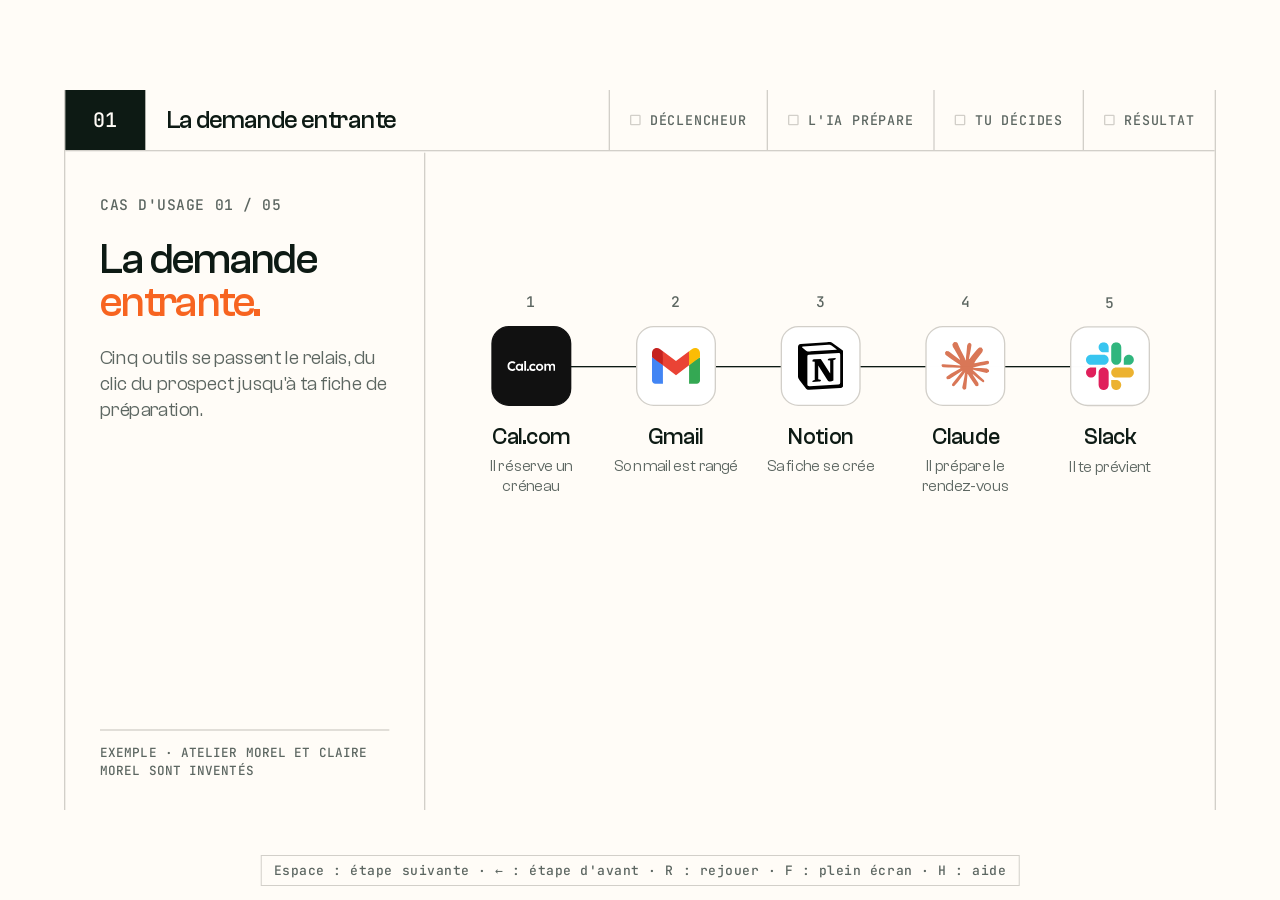
<file: video-5-cas-usage/outils/01-demande-entrante/index.html>
<!doctype html>
<html lang="fr">
<head>
<meta charset="utf-8">
<meta name="viewport" content="width=device-width,initial-scale=1">
<meta name="robots" content="noindex">
<title>01 · La demande entrante · les vrais outils</title>
<link rel="icon" href="../kit/logos/rama-logic_picto_ink.svg">
<link rel="stylesheet" href="../kit/outils.css">
<style>
/* Étape 0 : la chaîne des cinq outils */
.chaine{position:absolute;left:48px;right:48px;top:210px;display:grid;grid-template-columns:repeat(5,1fr)}
.chaine .fil{position:absolute;left:10%;right:10%;top:110px;height:2px;background:var(--ink);transform-origin:0 50%}
.chaine .c{position:relative;display:flex;flex-direction:column;align-items:center;text-align:center;opacity:0}
.chaine .c .n{font-family:var(--mono);font-weight:500;font-size:22px;color:var(--slate);letter-spacing:.06em;height:32px}
.chaine .c .tuile{margin-top:18px}
.chaine .c .o{margin-top:26px;font-weight:500;font-size:34px;letter-spacing:-.02em}
.chaine .c .r{margin-top:8px;font-size:24px;line-height:1.25;color:var(--slate);max-width:190px}
.toi{position:absolute;left:48px;right:48px;bottom:72px;background:var(--ink);color:var(--cream);padding:34px 40px;opacity:0;display:flex;align-items:center;gap:40px}
.toi .lab{font-family:var(--mono);font-weight:500;font-size:22px;letter-spacing:.06em;text-transform:uppercase;color:var(--aloe-l);flex:none}
.toi .p{font-weight:500;font-size:40px;letter-spacing:-.025em;line-height:1.1}
.toi .p .hl{color:var(--flame)}
</style>
</head>
<body>
<div id="stage">
  <div class="rail g"></div><div class="rail d"></div>
  <div class="barre">
    <div class="cas"><div class="num">01</div><div class="nom">La demande entrante</div></div>
    <div class="temps">
      <div class="t"><b class="fd"></b><i></i><span>Déclencheur</span></div>
      <div class="t"><b class="fd"></b><i></i><span>L'IA prépare</span></div>
      <div class="t"><b class="fd"></b><i></i><span>Tu décides</span></div>
      <div class="t"><b class="fd"></b><i></i><span>Résultat</span></div>
    </div>
  </div>

  <!-- ===== Légendes, une par étape ===== -->
  <div class="legende">
    <div class="leg" id="leg0"><div class="lab">Cas d'usage 01 / 05</div>
      <h2>La demande <span class="hl">entrante.</span></h2>
      <p>Cinq outils se passent le relais, du clic du prospect jusqu'à ta fiche de préparation.</p></div>
    <div class="leg" id="leg1"><div class="lab">Le déclencheur</div>
      <div class="outil"><div class="tuile noir"><img src="../kit/logos/calcom.svg" style="filter:invert(1)" alt=""></div>Cal.com</div>
      <h2>Un prospect réserve un créneau.</h2>
      <p>Sur ta page Cal.com, il choisit son jour et son heure. Pas d'aller-retour de mails pour trouver une date.</p></div>
    <div class="leg" id="leg2"><div class="lab">Le déclencheur</div>
      <div class="outil"><div class="tuile noir"><img src="../kit/logos/calcom.svg" style="filter:invert(1)" alt=""></div>Cal.com</div>
      <h2>Il dit qui il est, et d'où il vient.</h2>
      <p>Son besoin, et comment il t'a trouvé. Ses réponses partent tout droit dans sa fiche.</p></div>
    <div class="leg" id="leg3"><div class="lab">Le déclencheur</div>
      <div class="outil"><div class="tuile"><img src="../kit/logos/gmail.svg" alt=""></div>Gmail</div>
      <h2>Son mail ne se perd plus.</h2>
      <p>Le tri de ta boîte lui met l'étiquette Prospects, au milieu des factures et des newsletters.</p></div>
    <div class="leg" id="leg4"><div class="lab">L'IA prépare</div>
      <div class="outil"><div class="tuile"><img src="../kit/logos/notion-icon.svg" alt=""></div>Notion</div>
      <h2>Sa fiche se crée toute seule.</h2>
      <p>Statut « 1st call », date du rendez-vous, d'où il vient. Personne n'a rien saisi.</p></div>
    <div class="leg" id="leg5"><div class="lab">L'IA prépare</div>
      <div class="outil"><div class="tuile"><img src="../kit/logos/claude-icon.svg" alt=""></div>Claude</div>
      <h2>Le matin, Claude prépare le rendez-vous.</h2>
      <p>À 7 h 20, il lit la fiche, regarde le site et le LinkedIn, relie l'entreprise et écrit le brief.</p></div>
    <div class="leg" id="leg6"><div class="lab">L'IA prépare</div>
      <div class="outil"><div class="tuile"><img src="../kit/logos/slack.svg" alt=""></div>Slack</div>
      <h2>Tu es prévenu dans Slack.</h2>
      <p>Un message dans ton canal acquisition, avec le lien du brief. Rien d'autre à aller chercher.</p></div>
    <div class="leg" id="leg7"><div class="lab">Tu décides</div>
      <div class="outil"><div class="tuile"><img src="../kit/logos/rama-logic_picto_ink.svg" alt=""></div>Ta page de brief</div>
      <h2>Tu lis. Tu mènes le rendez-vous.</h2>
      <p>Qui est l'entreprise, pourquoi elle t'appelle, les questions à poser. Le rendez-vous, c'est toi.</p></div>
    <div class="leg" id="leg8"><div class="lab">Le résultat</div>
      <h2>Tu arrives <span class="hl">préparé.</span></h2>
      <p>Et la même fiche client te suit, du premier mail jusqu'au point hebdo.</p></div>
    <div class="exemple">Exemple · Atelier Morel et Claire Morel sont inventés</div>
  </div>

  <!-- ===== La scène ===== -->
  <div class="scene">

    <!-- Étape 0 : la chaîne -->
    <div class="chaine">
      <div class="fil"></div>
      <div class="c"><div class="n">1</div><div class="tuile noir"><img src="../kit/logos/calcom.svg" style="filter:invert(1)" alt=""></div><div class="o">Cal.com</div><div class="r">Il réserve un créneau</div></div>
      <div class="c"><div class="n">2</div><div class="tuile"><img src="../kit/logos/gmail.svg" alt=""></div><div class="o">Gmail</div><div class="r">Son mail est rangé</div></div>
      <div class="c"><div class="n">3</div><div class="tuile"><img src="../kit/logos/notion-icon.svg" alt=""></div><div class="o">Notion</div><div class="r">Sa fiche se crée</div></div>
      <div class="c"><div class="n">4</div><div class="tuile"><img src="../kit/logos/claude-icon.svg" alt=""></div><div class="o">Claude</div><div class="r">Il prépare le rendez-vous</div></div>
      <div class="c"><div class="n">5</div><div class="tuile"><img src="../kit/logos/slack.svg" alt=""></div><div class="o">Slack</div><div class="r">Il te prévient</div></div>
    </div>
    <div class="toi"><div class="lab">Et toi</div><div class="p">Tu lis la fiche, tu mènes le <span class="hl">rendez-vous.</span></div></div>

    <!-- Étapes 1 et 2 : Cal.com -->
    <div class="fen" id="w-cal" style="left:36px;top:40px;width:1110px;height:900px">
      <div class="nav"><div class="feu"><b></b><b></b><b></b></div><div class="url"><span class="cad"></span>cal.com/sylvain.ramalogic/ramalogic</div></div>
      <div class="corps"><div class="cal">
        <div class="carte">
          <div class="info">
            <img class="av" src="../kit/img/sylvain-cal.png" alt="">
            <div class="qui">Sylvain Ramaradjou</div>
            <div class="ev">🔥 30m avec Rama Logic</div>
            <div class="desc">Tu te demandes comment implémenter l'IA, Notion ou les automs dans ton business ? Parlons-en.</div>
            <div class="meta">
              <div class="quand" style="opacity:0"><svg viewBox="0 0 24 24"><rect x="3" y="5" width="18" height="16" rx="2"/><path d="M3 10h18M8 3v4M16 3v4"/></svg><span>jeudi 22 octobre 2026<br>14:00 - 14:30</span></div>
              <div><svg viewBox="0 0 24 24"><circle cx="12" cy="12" r="9"/><path d="M12 7v5l3 2"/></svg>30m</div>
              <div><img src="../kit/logos/google-meet.svg" alt="">Google Meet</div>
              <div><svg viewBox="0 0 24 24"><circle cx="12" cy="12" r="9"/><path d="M3 12h18M12 3c3 3 3 15 0 18M12 3c-3 3-3 15 0 18"/></svg>Europe/Paris</div>
            </div>
          </div>
          <div class="vue">
            <div class="mois">
              <div class="mh"><div>octobre <span>2026</span></div><div class="fl"><span>‹</span><span>›</span></div></div>
              <div class="jsem"><div>DIM.</div><div>LUN.</div><div>MAR.</div><div>MER.</div><div>JEU.</div><div>VEN.</div><div>SAM.</div></div>
              <div class="grille" id="grille"></div>
            </div>
            <div class="creneaux">
              <div class="ch"><div style="position:relative;width:96px;height:26px"><div class="ha" style="position:absolute">mer. <span>21</span></div><div class="hb" style="position:absolute;opacity:0">jeu. <span>22</span></div></div><div class="tog"><b>12h</b><b class="on">24h</b></div></div>
              <div class="liste">
                <div class="lst a"><div class="cr">09:00</div><div class="cr">10:30</div><div class="cr">14:00</div><div class="cr">15:30</div><div class="cr">16:30</div></div>
                <div class="lst b" style="opacity:0"><div class="cr">09:30</div><div class="cr">11:00</div><div class="cr" id="cr1400">14:00<b class="sel">14:00</b></div><div class="cr">15:00</div><div class="cr">16:30</div></div>
              </div>
            </div>
            <div class="form">
              <div class="f2"><div><div class="lbl">Prénom *</div><div class="in" id="in-prenom"><span class="v">Claire</span></div></div>
                <div><div class="lbl">Nom *</div><div class="in"><span class="v">Morel</span></div></div></div>
              <div><div class="lbl">📫 Email *</div><div class="in"><span class="v">claire@atelier-morel.fr</span></div></div>
              <div><div class="lbl">Dis moi en plus sur ton besoin *</div><div class="in"><span class="v">Le suivi de nos 12 chantiers part dans tous les sens.</span></div></div>
              <div><div class="lbl">Comment m'as tu trouvé ? *</div><div class="in" id="in-trouve"><span class="v">Linkedin</span><span class="chev">▾</span></div></div>
              <div class="boutons"><div class="btn g">Retour</div><div class="btn p" id="btn-ok">Confirmer</div></div>
            </div>
          </div>
        </div>
        <div class="ok">
          <div class="rond"><svg viewBox="0 0 24 24"><path d="M5 12.5l4.5 4.5L19 7.5"/></svg></div>
          <h3>Ce rendez-vous est programmé</h3>
          <div class="s">Nous avons envoyé un e-mail à chaque participant avec une invitation de calendrier comprenant tous les détails.</div>
          <div class="tab">
            <div class="k">Quoi</div><div class="x">🔥 30m avec Rama Logic entre Sylvain Ramaradjou et Claire Morel</div>
            <div class="k">Quand</div><div class="x">jeudi 22 octobre 2026<br>14:00 - 14:30 <small>Europe/Paris</small></div>
            <div class="k">Qui</div><div class="x">Sylvain Ramaradjou <small>Organisateur</small>Claire Morel <small>claire@atelier-morel.fr</small></div>
            <div class="k">Où</div><div class="x">Google Meet</div>
            <div class="k">Dis moi en plus sur ton besoin</div><div class="x">Le suivi de nos 12 chantiers part dans tous les sens.</div>
            <div class="k">Comment m'as tu trouvé ?</div><div class="x">Linkedin</div>
          </div>
        </div>
      </div></div>
    </div>

    <!-- Étape 3 : Gmail -->
    <div class="fen" id="w-gm" style="left:36px;top:40px;width:1110px;height:900px">
      <div class="nav"><div class="feu"><b></b><b></b><b></b></div><div class="url"><img src="../kit/logos/gmail.svg" alt="">mail.google.com</div></div>
      <div class="corps"><div class="gm">
        <div class="haut"><div class="burger"><b></b><b></b><b></b></div><div class="logo"><img src="../kit/logos/gmail.svg" alt="">Gmail</div>
          <div class="rech"><svg viewBox="0 0 24 24"><circle cx="10.5" cy="10.5" r="6.5"/><path d="M15.5 15.5L21 21"/></svg>Rechercher dans les messages</div></div>
        <div class="gauche">
          <div class="nouveau"><svg viewBox="0 0 24 24"><path d="M4 20h4L19 9l-4-4L4 16z"/></svg>Nouveau message</div>
          <div class="it on"><svg class="ic" viewBox="0 0 24 24"><path d="M3 13h5l2 3h4l2-3h5M5 5h14l2 8v6H3v-6z"/></svg>Boîte de réception<span class="n">12</span></div>
          <div class="it"><svg class="ic" viewBox="0 0 24 24"><path d="M12 3l2.7 5.6 6.1.8-4.4 4.3 1 6.1L12 17l-5.4 2.8 1-6.1-4.4-4.3 6.1-.8z"/></svg>Messages suivis</div>
          <div class="it"><svg class="ic" viewBox="0 0 24 24"><circle cx="12" cy="12" r="9"/><path d="M12 7v5l3 2"/></svg>En attente</div>
          <div class="it"><svg class="ic" viewBox="0 0 24 24"><path d="M3 20l18-8L3 4l3 8zM6 12h7"/></svg>Envoyés</div>
          <div class="it"><svg class="ic" viewBox="0 0 24 24"><path d="M6 3h8l4 4v14H6zM14 3v4h4"/></svg>Brouillons<span class="n">3</span></div>
          <div class="sect">Libellés</div>
          <div class="it"><span class="lb"></span>01-🙏 Clients</div>
          <div class="it" id="nav-prospects"><b class="halo"></b><span class="lb" style="background:#E2A400"></span><span>Prospects</span><span class="n" id="nb-prospects" style="opacity:0">1</span></div>
          <div class="it"><span class="lb"></span>Factures</div>
          <div class="it"><span class="lb"></span>Newsletters</div>
        </div>
        <div class="boite">
          <div class="barre-o"><span class="cc"></span><span>↻</span><span>⋮</span><span>1-50 sur 1 284</span></div>
          <div class="onglets"><div class="on">Principale</div><div>Promotions</div><div>Réseaux sociaux</div></div>
          <div class="lignes" id="lignes-gm"></div>
        </div>
      </div></div>
    </div>

    <!-- Étape 4 : Notion, base RL-Contacts -->
    <div class="fen" id="w-no" style="left:36px;top:40px;width:1110px;height:900px">
      <div class="nav"><div class="feu"><b></b><b></b><b></b></div><div class="url"><img src="../kit/logos/notion-icon.svg" alt="">notion.so/ramalogic/RL-Contacts</div></div>
      <div class="corps"><div class="no">
        <div class="side" style="width:220px">
          <div class="ws"><i><img src="../kit/logos/rama-logic_picto_ink.svg" alt=""></i>Rama Logic</div>
          <div class="si"><span class="e">🔍</span>Rechercher</div>
          <div class="si"><span class="e">🏠</span>Accueil</div>
          <div class="si"><span class="e">📥</span>Boîte de réception</div>
          <div class="st">Espace d'équipe</div>
          <div class="si"><span class="e">🗂️</span>ADMIN-BACK OFFICE</div>
          <div class="si"><span class="e">🤝</span>CRM</div>
          <div class="si on"><span class="e">👤</span>RL-Contacts</div>
          <div class="si"><span class="e">🏢</span>RL-Companies</div>
          <div class="si"><span class="e">💼</span>RL-Opportunity</div>
          <div class="si"><span class="e">📽️</span>RL-Video call</div>
          <div class="si"><span class="e">✅</span>RL-To do</div>
        </div>
        <div class="main" style="left:220px">
          <div class="top"><span>CRM</span><span class="sp">/</span><span style="color:#37352F">RL-Contacts</span><span class="dr"><span>Partager</span><span>☆</span><span>···</span></span></div>
          <div class="tete" style="padding:22px 36px 0"><h1>👤 RL-Contacts</h1>
            <div class="vues"><span class="v on">▦ Tous les contacts</span><span class="v">🔥 1st call</span><span class="v">Pipeline</span>
              <span class="act"><span>⚲</span><span>⇅</span><span class="nv">Nouveau ▾</span></span></div></div>
          <div class="table" style="margin:0 36px" id="table-no">
            <div class="tr th"><div style="width:206px">Aa Ton prénom et ton nom</div><div style="width:150px">◉ Status</div><div style="width:200px">▦ Next Meeting</div><div style="width:136px">▾ Origine RDV</div><div style="flex:1">@ E-mail</div></div>
            <div class="lignes-no" id="lignes-no" style="position:relative"></div>
          </div>
        </div>
      </div></div>
    </div>

    <!-- Étape 5 : Claude Code, la préparation du matin -->
    <div class="fen" id="w-cc" style="left:36px;top:40px;width:1110px;height:900px;border-color:var(--ink)">
      <div class="nav" style="background:#2A2A28;border-bottom-color:#3A3A37"><div class="feu"><b></b><b></b><b></b></div><div class="titre" style="color:#C9C7C2;font-family:var(--mono);font-weight:400;font-size:16px">claude · r1-prep · jeu. 22 oct. 07:20</div></div>
      <div class="corps"><div class="ccode" id="cc">
        <div class="tete-cc ln"><span class="et">✻</span><div>Claude Code<small>r1-prep · prépare les premiers rendez-vous, tous les matins à 7 h 20</small></div></div>
        <div class="ln cmd">&gt; <b>Prépare les R1 des 3 prochains jours.</b></div>
        <div class="ln" style="height:12px"></div>
        <div class="ln"><span class="pt">●</span> <span class="tl">Notion</span> · Chercher les contacts « 1st call 🔥 » des 3 prochains jours</div>
        <div class="ln re">└ <span class="k">1 rendez-vous :</span> Claire Morel, jeudi 22/10 à 14:00</div>
        <div class="ln"><span class="pt">●</span> <span class="tl">Notion</span> · Lire la fiche de Claire Morel et ses échanges</div>
        <div class="ln re">└ <span class="k">Origine :</span> Linkedin · <span class="k">Besoin :</span> « Le suivi de nos 12 chantiers… »</div>
        <div class="ln"><span class="pt">●</span> <span class="tl">Web Search</span> · atelier-morel.fr</div>
        <div class="ln re">└ Atelier d'architecture, 18 personnes</div>
        <div class="ln"><span class="pt">●</span> <span class="tl">Web Search</span> · Claire Morel, LinkedIn</div>
        <div class="ln re">└ Co-gérante de l'atelier</div>
        <div class="ln"><span class="pt">●</span> <span class="tl">Notion</span> · Relier la fiche à son entreprise, créer l'opportunité</div>
        <div class="ln re">└ Atelier Morel · étape « 3-1st RDV »</div>
        <div class="ln"><span class="pt">●</span> <span class="tl">Write</span> · La page de brief, et sa copie dans Notion</div>
        <div class="ln re">└ hub.ramalogic.com/briefs/r1-claire-morel.html</div>
        <div class="ln"><span class="pt">●</span> <span class="tl">Slack</span> · Prévenir Sylvain dans #rl-acquisition</div>
        <div class="ln" style="height:12px"></div>
        <div class="ln fin">✻ Terminé · 1 rendez-vous préparé</div>
      </div></div>
    </div>

    <!-- Étape 6 : notification et Slack -->
    <div class="notif" id="notif" style="right:28px;top:28px">
      <img src="../kit/logos/slack.svg" alt="">
      <div style="flex:1"><div class="app"><span>Slack</span><span>maintenant</span></div>
        <div class="tt">#rl-acquisition · Claude</div>
        <div class="tx">🎯 R1 à préparer : Claire Morel (Atelier Morel), jeudi à 14h</div></div>
    </div>
    <div class="fen" id="w-sl" style="left:36px;top:40px;width:1110px;height:900px">
      <div class="nav"><div class="feu"><b></b><b></b><b></b></div><div class="titre">Slack</div></div>
      <div class="corps"><div class="sl">
        <div class="rail-s"><div class="ws"><img src="../kit/logos/rama-logic_picto_ink.svg" alt=""></div>
          <div class="ri on"><b><svg viewBox="0 0 24 24"><path d="M4 11l8-7 8 7v9h-5v-6h-6v6H4z"/></svg></b>Accueil</div><div class="ri"><b><svg viewBox="0 0 24 24"><path d="M4 5h16v11H9l-5 4z"/></svg></b>Messages</div><div class="ri"><b><svg viewBox="0 0 24 24"><path d="M6 16V11a6 6 0 0112 0v5l2 2H4zM10 20h4"/></svg></b>Activité</div></div>
        <div class="side">
          <div class="nomws">Rama Logic</div>
          <div class="st">▾ Canaux</div>
          <div class="ch" id="ch-acq"><b class="halo"></b><span>#</span><span id="ch-acq-nom">rl-acquisition</span><span class="n" id="ch-acq-n">1</span></div>
          <div class="ch"><span>#</span><span>rl-clients</span></div>
          <div class="ch"><span>#</span><span>rl-pilotage</span></div>
          <div class="ch"><span>#</span><span>rl-reseaux-sociaux</span></div>
          <div class="ch"><span>#</span><span>rl-seo</span></div>
          <div class="ch"><span>#</span><span>rl-systeme</span></div>
          <div class="st">▾ Messages directs</div>
          <div class="ch"><span>●</span><span>Claude</span></div>
        </div>
        <div class="pane">
          <div class="ph"># rl-acquisition <small>🔒 canal privé</small></div>
          <div class="msgs">
            <div class="sep">Hier</div>
            <div class="m"><div class="av"><img src="../kit/logos/claude-icon.svg" alt=""></div>
              <div><div class="who">Claude <span class="app">APP</span><span class="h">19:00</span></div>
                <div class="txt">📊 Bilan prospection 21/10/2026<br>✅ 9/13 actions menées<br>📨 2 réponses reçues aujourd'hui<br>📅 1 RDV booké</div></div></div>
            <div class="sep" id="sep-auj" style="opacity:0">Aujourd'hui</div>
            <div class="m" id="msg-r1" style="opacity:0"><b class="fond"></b><div class="av"><img src="../kit/logos/claude-icon.svg" alt=""></div>
              <div><div class="who">Claude <span class="app">APP</span><span class="h">07:21</span></div>
                <div class="txt">🎯 R1 à préparer (J → J+3)<br><br>1. <b>Claire Morel (Atelier Morel)</b> · R1 le 22/10 à 14h<br>
                <span class="gris">Verdict ICP :</span> fit, 18 personnes, elle veut structurer le suivi de ses chantiers<br>
                Brief : <a id="lien-brief">hub.ramalogic.com/briefs/r1-claire-morel.html</a><br>
                Notion : <a>Brief R1 - Claire Morel (Atelier Morel) - 22/10/2026</a></div></div></div>
          </div>
          <div class="compo">Envoyer un message dans #rl-acquisition</div>
        </div>
      </div></div>
    </div>

    <!-- Étape 7 : la page de brief -->
    <div class="fen" id="w-br" style="left:36px;top:40px;width:1110px;height:900px">
      <div class="nav"><div class="feu"><b></b><b></b><b></b></div><div class="url"><span class="cad"></span>hub.ramalogic.com/briefs/r1-claire-morel.html</div></div>
      <div class="corps"><div class="br">
        <div class="bt"><div class="l"><img src="../kit/logos/rama-logic_picto_ink.svg" alt="">L'Atelier</div><div class="r">Brief R1 · généré le 22/10 à 07:21</div></div>
        <div class="cont">
          <div class="hero">
            <span class="chip">Jeu. 22/10 · 14:00 · 30 min · Google Meet</span>
            <h3>Claire Morel</h3>
            <div class="ro">Co-gérante · <b>Atelier Morel</b> : atelier d'architecture, 18 personnes</div>
            <div class="badges"><span class="m">ICP : fit</span><span class="k">Cible : Audit LOGIC AI</span></div>
          </div>
          <div class="sh"><div class="n">01</div><div class="t">L'essentiel en 10 secondes</div></div>
          <div class="tuiles">
            <div class="tu" id="tu1"><b class="lu"></b><div class="k">Pourquoi ce call</div><div class="v">Le suivi de 12 chantiers part dans tous les sens.</div></div>
            <div class="tu" id="tu2"><b class="lu"></b><div class="k">Le sujet probable</div><div class="v">Chantiers, devis et tâches de l'équipe au même endroit.</div></div>
            <div class="tu" id="tu3"><b class="lu"></b><div class="k">Objectif du call</div><div class="v">Mesurer le temps perdu, et qui porte le sujet.</div></div>
            <div class="tu" id="tu4"><b class="lu"></b><div class="k">Next step à verrouiller</div><div class="v">Un 2e rendez-vous daté avant de raccrocher.</div></div>
          </div>
          <div class="sh"><div class="n">02</div><div class="t">La trame · 30 min</div></div>
          <div class="phase"><div class="g"><span class="d">5 MIN</span><div class="tt">Comprendre l'équipe</div></div>
            <div class="qs">
              <div class="q key" id="q1"><b class="lu"></b><b class="cb"></b><span>Qui tient le suivi des chantiers aujourd'hui, et dans quel outil ?</span></div>
              <div class="q" id="q2"><b class="lu"></b><b class="cb"></b><span>Combien de chantiers en même temps ?</span></div>
              <div class="q key" id="q3"><b class="lu"></b><b class="cb"></b><span>Qu'est-ce qui a déclenché la demande, maintenant ?</span></div>
            </div></div>
        </div>
        <div class="chrono" id="chrono"><i></i>Lu en 2 min</div>
      </div></div>
    </div>

    <!-- Étape 8 : le résultat -->
    <div class="gain" id="gain">
      <div class="lab">Avant chaque premier rendez-vous</div>
      <div class="ligne avant"><span class="k">Avant</span><span class="n">20 min</span><span class="d">de recherche</span></div>
      <div class="filet"></div>
      <div class="ligne apres"><span class="k">Maintenant</span><span class="n">2 min</span><span class="d">de lecture</span></div>
    </div>
  </div>

  <svg id="souris" viewBox="0 0 28 36"><path d="M2 2 L2 28 L8.5 22 L13 32.5 L17 30.8 L12.6 20.5 L21.5 20.5 Z" fill="#0D1A14" stroke="#FFFCF7" stroke-width="2" stroke-linejoin="round"/></svg>
  <div id="clic"></div>
</div>
<div id="aide"></div>

<script src="../kit/gsap.min.js"></script>
<script src="../kit/pilote.js"></script>
<script>
// ---------- Contenus répétés, posés avant la mesure des positions ----------
(function () {
  // Calendrier d'octobre 2026, semaine qui commence le dimanche (réglage du compte Cal.com). Le 1er est un jeudi.
  const g = document.getElementById("grille");
  const dispo = [21, 22, 23, 26, 27, 28, 29, 30];
  let h = "";
  for (let k = 0; k < 4; k++) h += '<div class="j"></div>';
  for (let d = 1; d <= 31; d++) {
    const cl = ["j"]; if (dispo.includes(d)) cl.push("dispo"); if (d === 20) cl.push("auj");
    h += `<div class="${cl.join(" ")}" ${d === 22 ? 'id="j22"' : ""}>${d}${d === 22 ? '<b class="sel">22</b>' : ""}</div>`;
  }
  g.innerHTML = h;

  // Boîte Gmail : la ligne 0 est celle qui arrive
  const mails = [
    ["Claire Morel", "Demande d'accompagnement : suivi de chantiers", "Bonjour Sylvain, je viens de réserver jeudi 14 h. Quelques éléments avant : nous sommes 18…", "08:42", true],
    ["Cal.com", "Nouvel événement : 🔥 30m avec Rama Logic entre Sylvain Ramaradjou et Claire Morel", "jeudi 22 octobre 2026, 14:00", "08:31"],
    ["Qonto", "Votre relevé de septembre est disponible", "Retrouvez-le dans votre espace", "19 oct."],
    ["Notion", "Nouveautés de Notion", "Ce qui a changé ce mois-ci dans votre espace", "19 oct."],
    ["LinkedIn", "Vous êtes apparu dans 14 recherches", "Découvrez qui s'intéresse à votre profil", "18 oct."],
    ["Brevo", "Votre campagne est prête à partir", "Relisez-la avant l'envoi", "18 oct."],
    ["Google Workspace", "Votre facture d'octobre", "Montant dû : voir le détail", "17 oct."],
    ["Canva", "Votre design a été partagé", "Un membre a commenté votre design", "16 oct."],
  ];
  document.getElementById("lignes-gm").innerHTML = mails.map((m, k) =>
    `<div class="l${k < 2 ? " nl" : ""}" id="gm${k}" style="top:${k * 46}px"><span class="cc"></span><span class="et">☆</span><span class="de">${m[0]}</span>` +
    `<span class="ob">${k === 0 ? '<span class="chip p" id="chip-prospects">Prospects</span>' : ""}<b>${m[1]}</b> - ${m[2]}</span><span class="h">${m[3]}</span></div>`).join("");

  // Base RL-Contacts : la ligne 0 est celle qui se crée
  const st = { a: '<span class="tag t-gr"><i></i>To contact</span>', f: '<span class="tag t-or"><i></i>1st call 🔥</span>', c: '<span class="tag t-ve"><i></i>Client</span>' };
  const src = (s, c) => s ? `<span class="tag sel ${c}">${s}</span>` : "";
  const contacts = [
    ["Claire Morel", st.f, "22 octobre 2026 14:00", src("LinkedIn", "t-bl"), "claire@atelier-morel.fr"],
    ["Inès Garnier", st.f, "15 octobre 2026 10:00", src("Google", "t-ro"), "ines@studio-garnier.fr"],
    ["Julien Fabre", st.a, "", "", "julien.fabre@cabinet-fabre.fr"],
    ["Marc Lefèvre", st.c, "", src("Réseau", "t-vi"), "marc@lefevre-conseil.fr"],
    ["Sophie Durand", st.a, "", "", "sophie@durand-associes.fr"],
    ["Thomas Roux", st.f, "9 octobre 2026 16:30", src("Site ramalogic.com", "t-ve"), "thomas@roux-paysage.fr"],
    ["Camille Petit", st.a, "", "", "camille@petit-et-fils.fr"],
    ["Nadia Benali", st.c, "", src("LinkedIn", "t-bl"), "nadia@benali-rh.fr"],
  ];
  document.getElementById("lignes-no").innerHTML = contacts.map((c, k) =>
    `<div class="tr" id="no${k}" style="position:absolute;left:0;right:0;top:${k * 42}px">${k === 0 ? '<b class="fond"></b>' : ""}` +
    `<div class="c nm" style="width:206px">${c[0]}</div><div class="c" style="width:150px">${c[1]}</div><div class="c" style="width:200px">${c[2]}</div>` +
    `<div class="c" style="width:136px">${c[3]}</div><div class="c" style="flex:1;color:#787774">${c[4]}</div></div>`).join("");
})();

RL.construire(function (R) {
  const { tl } = R;
  // États de départ des éléments qui « arrivent » dans une liste
  gsap.set("#lignes-gm .l:not(#gm0)", { y: -46 });
  gsap.set("#gm0", { opacity: 0, y: -24 });
  gsap.set("#lignes-no .tr:not(#no0)", { y: -42 });
  gsap.set("#no0", { opacity: 0 });
  gsap.set("#no0 .c", { opacity: 0 });
  R.sourisPose({ x: 1700, y: 1000 });

  // 0 · La chaîne des cinq outils
  R.etape((S) => {
    R.phase(-1, S);
    R.legende(0, S);
    R.entre(".chaine .c", S + 0.3, { st: 0.12 });
    tl.fromTo(".chaine .fil", { scaleX: 0 }, { scaleX: 1, duration: 1.2, ease: "expo.out" }, S + 0.4);
    R.entre(".toi", S + 1.4);
    return 2.1;
  });

  // 1 · Cal.com : le jour, puis l'heure
  R.etape((S) => {
    R.phase(0, S);
    R.legende(1, S);
    R.sort(".chaine .c, .chaine .fil, .toi", S, 0.3);
    R.fenetre("#w-cal", S + 0.3);
    R.montre(S + 0.9);
    R.souris("#j22", S + 1.0, 0.8);
    R.clic(S + 1.85);
    tl.to("#j22 .sel", { opacity: 1, duration: 0.18 }, S + 1.9);
    tl.to(".cal .ha, .cal .lst.a", { opacity: 0, duration: 0.2 }, S + 1.95);
    tl.to(".cal .hb, .cal .lst.b", { opacity: 1, duration: 0.3 }, S + 2.1);
    R.souris("#cr1400", S + 2.5, 0.7);
    R.clic(S + 3.25);
    tl.to("#cr1400 .sel", { opacity: 1, duration: 0.18 }, S + 3.3);
    return 3.6;
  });

  // 2 · Cal.com : le formulaire, puis « Confirmer »
  R.etape((S) => {
    R.legende(2, S);
    tl.to(".cal .mois, .cal .creneaux", { opacity: 0, duration: 0.25 }, S);
    R.entre(".cal .form", S + 0.2, { y: 16, d: 0.5 });
    tl.to(".cal .quand", { opacity: 1, duration: 0.4 }, S + 0.3);
    R.souris("#in-prenom", S + 0.3, 0.6, 0.3, 0.5);
    const v = gsap.utils.toArray(".cal .form .v");
    v.forEach((el, k) => {
      if (k === 4) R.souris("#in-trouve", S + 0.8 + k * 0.35 - 0.3, 0.4, 0.4, 0.5);
      tl.to(el, { opacity: 1, duration: 0.22 }, S + 0.8 + k * 0.35);
    });
    R.souris("#btn-ok", S + 2.7, 0.6);
    R.clic(S + 3.35);
    tl.to(".cal .carte", { opacity: 0, duration: 0.3 }, S + 3.5);
    R.entre(".cal .ok", S + 3.6, { y: 24 });
    R.cache(S + 3.7);
    return 4.3;
  });

  // 3 · Gmail : le mail arrive, le tri lui met l'étiquette Prospects
  R.etape((S) => {
    R.legende(3, S);
    R.ferme("#w-cal", S);
    R.fenetre("#w-gm", S + 0.3);
    tl.to("#lignes-gm .l:not(#gm0)", { y: 0, duration: 0.5, ease: "expo.out" }, S + 1.1);
    tl.to("#gm0", { opacity: 1, y: 0, duration: 0.5, ease: "expo.out" }, S + 1.2);
    tl.to("#chip-prospects", { opacity: 1, duration: 0.3 }, S + 2.2);
    tl.to("#nav-prospects .halo", { opacity: 1, duration: 0.3 }, S + 2.4);
    tl.to("#nb-prospects", { opacity: 1, duration: 0.3 }, S + 2.4);
    tl.to("#nav-prospects", { fontWeight: 700, duration: 0.01 }, S + 2.4);
    return 2.9;
  });

  // 4 · Notion : la fiche contact se crée
  R.etape((S) => {
    R.phase(1, S);
    R.legende(4, S);
    R.ferme("#w-gm", S);
    R.fenetre("#w-no", S + 0.3);
    tl.to("#lignes-no .tr:not(#no0)", { y: 0, duration: 0.5, ease: "expo.out" }, S + 1.1);
    tl.to("#no0", { opacity: 1, duration: 0.2 }, S + 1.15);
    tl.to("#no0 .fond", { opacity: 1, duration: 0.3 }, S + 1.15);
    tl.to("#no0 .c", { opacity: 1, duration: 0.25, stagger: 0.28 }, S + 1.4);
    tl.to("#no0 .fond", { opacity: 0.55, duration: 0.6 }, S + 3.0);
    return 3.6;
  });

  // 5 · Claude Code, 7 h 20 : la préparation
  R.etape((S) => {
    R.legende(5, S);
    R.ferme("#w-no", S);
    R.fenetre("#w-cc", S + 0.3);
    tl.to("#cc .ln", { opacity: 1, duration: 0.15, stagger: 0.27 }, S + 0.9);
    return 0.9 + 0.27 * 19 + 0.2;
  });

  // 6 · Slack : la notification, puis le message
  R.etape((S) => {
    R.legende(6, S);
    R.ferme("#w-cc", S);
    tl.fromTo("#notif", { opacity: 0, x: 60 }, { opacity: 1, x: 0, duration: 0.6, ease: "expo.out" }, S + 0.3);
    R.fenetre("#w-sl", S + 1.5);
    tl.to("#notif", { opacity: 0, duration: 0.3 }, S + 2.4);
    tl.to("#ch-acq-n", { opacity: 1, duration: 0.2 }, S + 2.0);
    tl.to("#ch-acq-nom", { fontWeight: 900, color: "#FFFFFF", duration: 0.01 }, S + 2.0);
    tl.to("#sep-auj", { opacity: 1, duration: 0.3 }, S + 2.2);
    R.entre("#msg-r1", S + 2.3, { y: 20 });
    tl.to("#msg-r1 .fond", { opacity: 1, duration: 0.3 }, S + 2.3);
    return 3.3;
  });

  // 7 · Tu lis le brief
  R.etape((S) => {
    R.phase(2, S);
    R.legende(7, S);
    tl.set("#souris", { x: 1497, y: 977 }, S);
    R.montre(S + 0.1);
    R.souris("#lien-brief", S + 0.2, 0.8, 0.35, 0.5);
    R.clic(S + 1.05);
    R.ferme("#w-sl", S + 1.2);
    R.fenetre("#w-br", S + 1.4);
    R.cache(S + 1.6);
    ["#tu1", "#tu2", "#tu3", "#tu4", "#q1", "#q3"].forEach((id, k) => {
      const t = S + 2.2 + k * 0.42;
      tl.to(id + " .lu", { opacity: 0.55, duration: 0.25 }, t);
      tl.to(id + " .lu", { opacity: 0, duration: 0.5 }, t + 0.42);
    });
    R.entre("#chrono", S + 4.9, { y: 16 });
    return 5.5;
  });

  // 8 · Le résultat
  R.etape((S) => {
    R.phase(3, S);
    R.legende(8, S);
    R.ferme("#w-br", S);
    tl.to("#gain", { opacity: 1, duration: 0.4 }, S + 0.2);
    R.entre("#gain .lab", S + 0.3);
    R.entre("#gain .avant", S + 0.5);
    tl.fromTo("#gain .filet", { scaleX: 0, transformOrigin: "0 50%" }, { scaleX: 1, duration: 0.8, ease: "expo.out" }, S + 0.9);
    R.entre("#gain .apres", S + 1.2);
    return 2.0;
  });
});
</script>
</body>
</html>
</file>
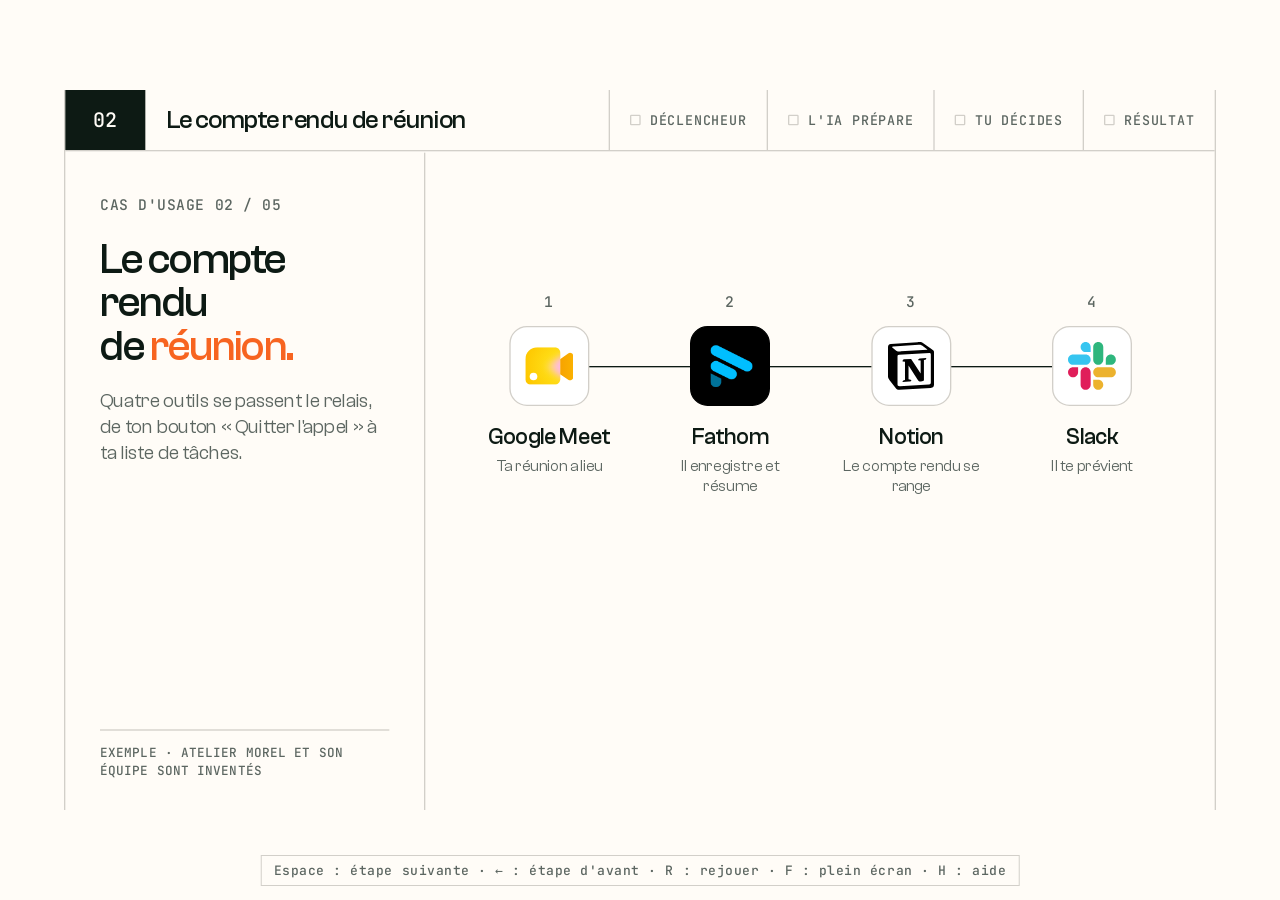
<file: video-5-cas-usage/outils/02-compte-rendu/index.html>
<!doctype html>
<html lang="fr">
<head>
<meta charset="utf-8">
<meta name="viewport" content="width=device-width,initial-scale=1">
<meta name="robots" content="noindex">
<title>02 · Le compte rendu de réunion · les vrais outils</title>
<link rel="icon" href="../kit/logos/rama-logic_picto_ink.svg">
<link rel="stylesheet" href="../kit/outils.css">
<style>
/* Tuile Fathom : le logo officiel est un carré noir, la tuile prend son fond */
.tuile.fth{background:#000;border-color:#000;overflow:hidden}
.tuile.fth img{width:100%;height:100%}

/* Étape 0 : la chaîne des quatre outils */
.chaine{position:absolute;left:48px;right:48px;top:210px;display:grid;grid-template-columns:repeat(4,1fr)}
.chaine .fil{position:absolute;left:12.5%;right:12.5%;top:110px;height:2px;background:var(--ink);transform-origin:0 50%}
.chaine .c{position:relative;display:flex;flex-direction:column;align-items:center;text-align:center;opacity:0}
.chaine .c .n{font-family:var(--mono);font-weight:500;font-size:22px;color:var(--slate);letter-spacing:.06em;height:32px}
.chaine .c .tuile{margin-top:18px}
.chaine .c .o{margin-top:26px;font-weight:500;font-size:34px;letter-spacing:-.02em}
.chaine .c .r{margin-top:8px;font-size:24px;line-height:1.25;color:var(--slate);max-width:220px}
.toi{position:absolute;left:48px;right:48px;bottom:72px;background:var(--ink);color:var(--cream);padding:34px 40px;opacity:0;display:flex;align-items:center;gap:40px}
.toi .lab{font-family:var(--mono);font-weight:500;font-size:22px;letter-spacing:.06em;text-transform:uppercase;color:var(--aloe-l);flex:none}
.toi .p{font-weight:500;font-size:40px;letter-spacing:-.025em;line-height:1.1}
.toi .p .hl{color:var(--flame)}

/* ================= Google Meet (thème sombre, Roboto) ================= */
.meet{position:absolute;inset:0;background:#202124;font-family:Roboto,sans-serif;color:#E3E3E3}
.meet .appel{position:absolute;inset:0}
.meet .tuiles{position:absolute;left:16px;right:16px;top:16px;height:540px;display:grid;grid-template-columns:1fr 1fr;grid-template-rows:1fr 1fr;gap:10px}
.meet .tu{position:relative;background:#3C4043;border-radius:12px;display:grid;place-items:center;overflow:hidden}
.meet .tu .bord{position:absolute;inset:0;border:4px solid #8AB4F8;border-radius:12px;opacity:0}
.meet .tu .ini{width:108px;height:108px;border-radius:50%;display:grid;place-items:center;font-size:50px;color:#fff;font-weight:400}
.meet .tu .ph{width:124px;height:124px;border-radius:50%;object-fit:cover}
.meet .tu .nom{position:absolute;left:16px;bottom:12px;font-size:17px;font-weight:500;color:#fff}
.meet .tu .coin{position:absolute;right:12px;top:12px;width:32px;height:32px;border-radius:50%;display:grid;place-items:center}
.meet .tu .coin.muet{background:rgba(32,33,36,.72)}
.meet .tu .coin.muet svg{width:18px;height:18px;fill:#fff}
.meet .tu .coin.parle{background:#1A73E8;opacity:0;gap:3px;display:flex;align-items:center;justify-content:center}
.meet .tu .coin.parle i{width:4px;height:12px;border-radius:2px;background:#fff;transform-origin:50% 50%}
.meet .rec{position:absolute;left:30px;top:30px;z-index:3;display:flex;align-items:center;gap:10px;height:38px;padding:0 16px 0 8px;border-radius:19px;background:#000;font-size:15px;font-weight:500;color:#fff}
.meet .rec img{width:24px;height:24px;border-radius:6px}
.meet .rec b{width:10px;height:10px;border-radius:50%;background:#EA4335}
.meet .sous{position:absolute;left:16px;right:16px;top:568px;height:176px;overflow:hidden}
.meet .st{position:absolute;left:0;right:0;top:0;height:80px;display:flex;gap:14px;padding:10px 18px;opacity:0}
.meet .st .a{width:36px;height:36px;border-radius:50%;flex:none;display:grid;place-items:center;font-size:17px;color:#fff}
.meet .st .w{font-size:15px;font-weight:500;color:#C4C7C5}
.meet .st .x{margin-top:4px;font-size:23px;line-height:1.3;color:#fff;white-space:nowrap}
.meet .bas{position:absolute;left:0;right:0;bottom:0;height:84px;display:flex;align-items:center;padding:0 24px}
.meet .bas .g{flex:1;display:flex;align-items:center;gap:12px;font-size:17px;font-weight:500;color:#fff;white-space:nowrap}
.meet .bas .g .sep{color:#9AA0A6;font-weight:400}
.meet .hh{display:inline-grid}.meet .hh span{grid-area:1/1}
.meet .bas .m{flex:none;display:flex;align-items:center;gap:10px}
.meet .bt{width:50px;height:50px;border-radius:50%;background:#3C4043;display:grid;place-items:center}
.meet .bt svg{width:24px;height:24px;fill:#E3E3E3}
.meet .bt.on{background:#8AB4F8}.meet .bt.on svg{fill:#062E6F}
.meet .quit{position:relative;width:76px;height:50px;border-radius:25px;background:#EA4335;display:grid;place-items:center;margin-left:4px}
.meet .quit svg{width:28px;height:28px;fill:#fff}
.meet .quit .fonce{position:absolute;inset:0;border-radius:25px;background:#B3261E;opacity:0}
.meet .quit svg{position:relative}
.meet .bas .d{flex:1;display:flex;justify-content:flex-end;align-items:center;gap:8px}
.meet .bas .d i{position:relative;width:44px;height:44px;display:grid;place-items:center}
.meet .bas .d svg{width:24px;height:24px;fill:none;stroke:#E3E3E3;stroke-width:1.9;stroke-linejoin:round;stroke-linecap:round}
.meet .bas .d em{position:absolute;right:2px;top:2px;min-width:18px;height:18px;border-radius:9px;background:#A8C7FA;color:#062E6F;font-style:normal;font-size:11px;font-weight:700;display:grid;place-items:center}
/* Après avoir quitté */
.meet .quitte{position:absolute;inset:0;background:#fff;color:#1F1F1F;opacity:0}
.meet .quitte .cpt{position:absolute;left:28px;top:26px;display:flex;align-items:center;gap:14px;font-size:16px;color:#444746}
.meet .quitte .cpt b{width:44px;height:44px;border-radius:50%;border:3px solid #0B57D0;display:grid;place-items:center;font-size:16px;font-weight:500;color:#1F1F1F}
.meet .quitte .ctr{position:absolute;left:0;right:0;top:220px;display:flex;flex-direction:column;align-items:center}
.meet .quitte h3{font-size:42px;font-weight:400;color:#1F1F1F;letter-spacing:0}
.meet .quitte .bts{display:flex;gap:14px;margin-top:34px}
.meet .quitte .bts span{height:46px;padding:0 26px;border-radius:23px;display:flex;align-items:center;font-size:16px;font-weight:500}
.meet .quitte .bts .o{border:1px solid #747775;color:#0B57D0}
.meet .quitte .bts .p{background:#0B57D0;color:#fff}
.meet .quitte .av{margin-top:26px;font-size:16px;color:#0B57D0;font-weight:500}
.meet .quitte .ft{position:absolute;right:28px;bottom:28px;width:430px;border:1px solid #E5E7EB;border-radius:12px;background:#fff;padding:18px 20px;display:flex;gap:16px;font-family:Inter,sans-serif;opacity:0}
.meet .quitte .ft img{width:44px;height:44px;border-radius:10px;flex:none}
.meet .quitte .ft .t{font-size:17px;font-weight:600;color:#0F172A}
.meet .quitte .ft .s{margin-top:4px;font-size:15.5px;line-height:1.4;color:#475569}

/* ================= Fathom (fathom.video, Inter) ================= */
.fa{position:absolute;inset:0;background:#fff;font-family:Inter,sans-serif;color:#0F172A;font-feature-settings:"cv11"}
.fa .haut{height:66px;border-bottom:1px solid #E5E7EB;display:flex;align-items:center;gap:14px;padding:0 26px}
.fa .logo{display:flex;align-items:center;gap:10px;font-weight:700;font-size:22px;letter-spacing:-.01em}
.fa .logo img{width:34px;height:34px;border-radius:8px}
.fa .rech{margin-left:34px;width:420px;height:40px;border:1px solid #E5E7EB;border-radius:8px;background:#F8FAFC;color:#64748B;font-size:15px;display:flex;align-items:center;gap:10px;padding:0 14px}
.fa .rech svg{width:18px;height:18px;stroke:#64748B;fill:none;stroke-width:2}
.fa .haut .moi{margin-left:auto;width:38px;height:38px;border-radius:50%;object-fit:cover}
.fa .gauche{position:absolute;left:28px;top:94px;width:540px}
.fa .video{position:relative;width:540px;height:304px;border-radius:12px;background:#202124;overflow:hidden}
.fa .mini{position:absolute;inset:10px;display:grid;grid-template-columns:1fr 1fr;grid-template-rows:1fr 1fr;gap:6px}
.fa .mini div{background:#3C4043;border-radius:6px;display:grid;place-items:center}
.fa .mini div b{width:52px;height:52px;border-radius:50%;display:grid;place-items:center;color:#fff;font-size:24px;font-weight:400;font-family:Roboto,sans-serif}
.fa .mini div img{width:58px;height:58px;border-radius:50%;object-fit:cover}
.fa .play{position:absolute;left:238px;top:120px;width:64px;height:64px;border-radius:50%;background:#fff;display:grid;place-items:center}
.fa .play svg{width:26px;height:26px;fill:#0F172A;margin-left:4px}
.fa .duree{position:absolute;right:12px;bottom:12px;background:rgba(0,0,0,.75);color:#fff;font-size:14px;font-weight:600;border-radius:5px;padding:3px 8px}
.fa .frise{position:relative;height:6px;margin-top:14px;border-radius:3px;background:#E2E8F0}
.fa .frise i{position:absolute;top:-4px;width:4px;height:14px;border-radius:2px;background:#00A3E0;opacity:0}
.fa .gauche h3{margin-top:22px;font-size:25px;font-weight:700;letter-spacing:-.015em}
.fa .meta{margin-top:8px;font-size:16px;color:#64748B}
.fa .gens{display:flex;align-items:center;margin-top:16px}
.fa .gens .p{width:34px;height:34px;border-radius:50%;border:2px solid #fff;margin-left:-8px;display:grid;place-items:center;color:#fff;font-size:15px;font-family:Roboto,sans-serif;object-fit:cover}
.fa .gens .p:first-child{margin-left:0}
.fa .gens .t{margin-left:12px;font-size:15.5px;color:#334155}
.fa .pret{display:inline-flex;align-items:center;gap:10px;margin-top:22px;height:40px;padding:0 16px;border-radius:20px;background:#ECFDF5;color:#047857;font-size:16px;font-weight:600;opacity:0}
.fa .pret svg{width:20px;height:20px;stroke:#047857;stroke-width:2.6;fill:none}
.fa .droite{position:absolute;left:604px;right:28px;top:94px}
.fa .ong{display:flex;gap:30px;border-bottom:1px solid #E5E7EB;font-size:16.5px;font-weight:600;color:#64748B}
.fa .ong div{padding-bottom:12px;margin-bottom:-1px}
.fa .ong .on{color:#0F172A;border-bottom:2px solid #0F172A}
.fa .sec{margin-top:22px}
.fa .sec h4{font-size:17px;font-weight:700;color:#0F172A}
.fa .sec p{margin-top:6px;font-size:16px;line-height:1.45;color:#334155}
.fa .sec ul{list-style:none;margin-top:4px}
.fa .sec li{position:relative;padding-left:20px;margin-top:6px;font-size:16px;line-height:1.45;color:#334155}
.fa .sec li::before{content:"";position:absolute;left:4px;top:10px;width:6px;height:6px;border-radius:50%;background:#94A3B8}
.fa .ac{display:flex;gap:12px;margin-top:12px}
.fa .ac .ck{width:20px;height:20px;border:2px solid #CBD5E1;border-radius:5px;flex:none;margin-top:2px}
.fa .ac .tx{font-size:16px;line-height:1.4;color:#0F172A;font-weight:500}
.fa .ac .qui{display:flex;align-items:center;gap:8px;margin-top:5px;font-size:14.5px;color:#475569}
.fa .ac .qui .pp{width:22px;height:22px;border-radius:50%;display:grid;place-items:center;color:#fff;font-size:12px;font-family:Roboto,sans-serif;object-fit:cover}
.fa .ac .qui a{display:inline-flex;align-items:center;gap:4px;margin-left:6px;color:#0369A1;font-weight:600}
.fa .ac .qui a svg{width:10px;height:10px;fill:#0369A1}
.fa .b{opacity:0}

/* ================= Notion : pages (compte rendu, tâche) ================= */
.no .t-br{background:#EEE0DA;color:#442A1E}
.np{position:absolute;left:0;right:0;top:48px;bottom:0;padding:22px 52px 0;overflow:hidden}
.np .ico{font-size:46px;line-height:1}
.np h1{margin-top:12px;font-size:34px;font-weight:700;letter-spacing:-.01em;line-height:1.2;color:#37352F}
.np .props{margin-top:14px;padding-bottom:12px;border-bottom:1px solid #EDEDEC}
.np .pr{display:flex;align-items:center;height:36px;font-size:15.5px;white-space:nowrap}
.np .pr .k{width:212px;flex:none;color:#787774;display:flex;align-items:center;gap:9px;overflow:hidden}
.np .pr .k .ic{width:18px;display:grid;place-items:center;color:#91918E}
.np .pr .k svg{width:16px;height:16px;stroke:#91918E;fill:none;stroke-width:1.8;stroke-linecap:round;stroke-linejoin:round}
.np .pr .v{flex:1;min-width:0;color:#37352F;display:flex;align-items:center;gap:8px;overflow:hidden}
.np .pr .v.tr2{display:block;overflow:hidden;text-overflow:ellipsis;color:#37352F}
.np .rel{display:inline-flex;align-items:center;gap:6px}
.np .rel u,.np a.lk{text-decoration:underline;text-decoration-color:#CFCDC8;text-underline-offset:3px;font-weight:500;color:#37352F}
.np h3{margin-top:20px;font-size:20px;font-weight:600;color:#37352F}
.np ul.pu{list-style:none;margin-top:4px}
.np ul.pu li{position:relative;padding-left:26px;margin-top:4px;font-size:16px;line-height:1.5;color:#37352F}
.np ul.pu li::before{content:"";position:absolute;left:9px;top:10px;width:6px;height:6px;border-radius:50%;background:#37352F}
.np .dbt{margin-top:22px;display:flex;align-items:center;gap:10px;font-size:20px;font-weight:700;color:#37352F}
.np .dbt small{margin-left:8px;font-size:14.5px;font-weight:500;color:#787774;padding:3px 9px;border-radius:5px;background:#F1F1EF}
.np .tb{position:relative;margin-top:10px;border-top:1px solid #EDEDEC;font-size:15.5px}
.np .tb .tr>div{position:relative}
.np .qui-c .surl{position:absolute;inset:0;background:#FBF3DB;opacity:0}
.np .qui-c .anneau{position:absolute;inset:0;border:2px solid #2383E2;opacity:0}
.np .qui-c .tg{position:relative;display:inline-grid}
.np .qui-c .tg>span{grid-area:1/1}
.np .menu{position:absolute;left:398px;top:40px;width:330px;background:#fff;border:1px solid #D9D8D4;border-radius:8px;padding:6px 0 8px;opacity:0;z-index:5}
.np .menu .mh{margin:0 6px 4px;padding:8px 10px;border-radius:5px;background:#F7F7F5;display:flex;align-items:center;gap:8px}
.np .menu .mh .x{margin-left:6px;font-size:15px;line-height:1;color:#9B9A97}
.np .menu .ml{padding:6px 14px 4px;font-size:13px;color:#787774}
.np .menu .mo{position:relative;margin:0 6px;height:36px;padding:0 8px;border-radius:5px;display:flex;align-items:center;gap:10px}
.np .menu .mo .sv{position:absolute;inset:0;border-radius:5px;background:#EFEFED;opacity:0}
.np .menu .mo>*:not(.sv){position:relative}
.np .menu .mo svg{width:10px;height:14px;fill:#B9B8B4}
.np .chk{display:flex;align-items:flex-start;gap:12px;margin-top:22px;font-size:17px;line-height:1.45;color:#37352F}
.np .chk b{width:20px;height:20px;border:1.5px solid #37352F;border-radius:3px;flex:none;margin-top:3px}
.np .chk .min{color:#787774}
.np .src{margin-top:14px;font-size:16px;color:#37352F}
.np .z{opacity:0}

/* ================= Le résultat ================= */
.res{position:absolute;inset:0;display:flex;flex-direction:column;justify-content:center;padding:0 72px;background:var(--cream);opacity:0}
.res .lab{font-family:var(--mono);font-weight:500;font-size:24px;letter-spacing:.06em;text-transform:uppercase;color:var(--slate)}
.res .gros{margin-top:24px;font-weight:500;font-size:84px;line-height:1.04;letter-spacing:-.035em}
.res .gros div{opacity:0}
.res .gros .hl{color:var(--flame)}
.res .filet{height:2px;background:var(--beige);margin:44px 0 18px;transform-origin:0 50%}
.res .li{display:flex;align-items:center;gap:26px;margin-top:22px;font-weight:500;font-size:36px;letter-spacing:-.02em;opacity:0}
.res .li .cb{width:46px;height:46px;flex:none;background:var(--ink);border-radius:2px;display:grid;place-items:center}
.res .li .cb svg{width:30px;height:30px;stroke:var(--mind);stroke-width:3.2;fill:none;stroke-linecap:round;stroke-linejoin:round;stroke-dasharray:24;stroke-dashoffset:24}
</style>
</head>
<body>
<div id="stage">
  <div class="rail g"></div><div class="rail d"></div>
  <div class="barre">
    <div class="cas"><div class="num">02</div><div class="nom">Le compte rendu de réunion</div></div>
    <div class="temps">
      <div class="t"><b class="fd"></b><i></i><span>Déclencheur</span></div>
      <div class="t"><b class="fd"></b><i></i><span>L'IA prépare</span></div>
      <div class="t"><b class="fd"></b><i></i><span>Tu décides</span></div>
      <div class="t"><b class="fd"></b><i></i><span>Résultat</span></div>
    </div>
  </div>

  <!-- ===== Légendes, une par étape ===== -->
  <div class="legende">
    <div class="leg" id="leg0"><div class="lab">Cas d'usage 02 / 05</div>
      <h2>Le compte rendu de <span class="hl">réunion.</span></h2>
      <p>Quatre outils se passent le relais, de ton bouton « Quitter l'appel » à ta liste de tâches.</p></div>
    <div class="leg" id="leg1"><div class="lab">Le déclencheur</div>
      <div class="outil"><div class="tuile"><img src="../kit/logos/google-meet.svg" alt=""></div>Google Meet</div>
      <h2>Une réunion enregistrée.</h2>
      <p>Tes réunions sont enregistrées et transcrites par Fathom. Toi, tu parles avec ton client.</p></div>
    <div class="leg" id="leg2"><div class="lab">Le déclencheur</div>
      <div class="outil"><div class="tuile"><img src="../kit/logos/google-meet.svg" alt=""></div>Google Meet</div>
      <h2>Tu raccroches. C'est tout.</h2>
      <p>14 h 30, tu quittes l'appel. Pas de notes à reprendre, pas de mail à écrire.</p></div>
    <div class="leg" id="leg3"><div class="lab">L'IA prépare</div>
      <div class="outil"><div class="tuile fth"><img src="../kit/logos/fathom.png" alt=""></div>Fathom</div>
      <h2>Une minute après, le résumé est prêt.</h2>
      <p>Fathom sort les décisions et les prochaines étapes, avec la personne qui s'en charge.</p></div>
    <div class="leg" id="leg4"><div class="lab">L'IA prépare</div>
      <div class="outil"><div class="tuile"><img src="../kit/logos/notion-icon.svg" alt=""></div>Notion</div>
      <h2>Le compte rendu se range sur la bonne fiche.</h2>
      <p>Le client, le projet, les décisions. Et chaque action avec une personne et une date.</p></div>
    <div class="leg" id="leg5"><div class="lab">L'IA prépare</div>
      <div class="outil"><div class="tuile"><img src="../kit/logos/notion-icon.svg" alt=""></div>Notion</div>
      <h2>Ta part devient une tâche.</h2>
      <p>Tes actions à toi, regroupées dans une tâche, reliée au projet et à la minute de l'appel.</p></div>
    <div class="leg" id="leg6"><div class="lab">L'IA prépare</div>
      <div class="outil"><div class="tuile"><img src="../kit/logos/slack.svg" alt=""></div>Slack</div>
      <h2>À 14 h 32, tu es prévenu.</h2>
      <p>Dans ton canal clients : ce qui a été décidé, qui fait quoi, et les deux liens.</p></div>
    <div class="leg" id="leg7"><div class="lab">Tu décides</div>
      <div class="outil"><div class="tuile"><img src="../kit/logos/notion-icon.svg" alt=""></div>Notion</div>
      <h2>Tu relis, tu corriges.</h2>
      <p>L'IA se trompe parfois : un nom mal entendu, une action donnée à la mauvaise personne.</p></div>
    <div class="leg" id="leg8"><div class="lab">Le résultat</div>
      <h2>Le lendemain, tout est <span class="hl">là.</span></h2>
      <p>Dès le matin, les actions sont dans ta liste de tâches. Le compte rendu, sur la fiche du client.</p></div>
    <div class="exemple">Exemple · Atelier Morel et son équipe sont inventés</div>
  </div>

  <!-- ===== La scène ===== -->
  <div class="scene">

    <!-- Étape 0 : la chaîne -->
    <div class="chaine">
      <div class="fil"></div>
      <div class="c"><div class="n">1</div><div class="tuile"><img src="../kit/logos/google-meet.svg" alt=""></div><div class="o">Google Meet</div><div class="r">Ta réunion a lieu</div></div>
      <div class="c"><div class="n">2</div><div class="tuile fth"><img src="../kit/logos/fathom.png" alt=""></div><div class="o">Fathom</div><div class="r">Il enregistre et résume</div></div>
      <div class="c"><div class="n">3</div><div class="tuile"><img src="../kit/logos/notion-icon.svg" alt=""></div><div class="o">Notion</div><div class="r">Le compte rendu se range</div></div>
      <div class="c"><div class="n">4</div><div class="tuile"><img src="../kit/logos/slack.svg" alt=""></div><div class="o">Slack</div><div class="r">Il te prévient</div></div>
    </div>
    <div class="toi"><div class="lab">Et toi</div><div class="p">Tu relis, tu corriges ce que l'IA a <span class="hl">mal compris.</span></div></div>

    <!-- Étapes 1 et 2 : Google Meet -->
    <div class="fen" id="w-meet" style="left:36px;top:40px;width:1110px;height:900px">
      <div class="nav"><div class="feu"><b></b><b></b><b></b></div><div class="url"><img src="../kit/logos/google-meet.svg" alt="">meet.google.com/kfp-wmrq-tzc</div></div>
      <div class="corps"><div class="meet">
        <div class="appel" id="meet-appel">
          <div class="rec"><img src="../kit/logos/fathom.png" alt=""><b></b>Fathom enregistre</div>
          <div class="tuiles">
            <div class="tu" id="tu-claire"><b class="bord"></b><div class="ini" style="background:#1E8E3E">C</div><div class="nom">Claire Morel</div>
              <div class="coin parle"><i></i><i></i><i></i></div></div>
            <div class="tu" id="tu-camille"><b class="bord"></b><div class="ini" style="background:#A142F4">C</div><div class="nom">Camille</div>
              <div class="coin parle"><i></i><i></i><i></i></div></div>
            <div class="tu"><div class="ini" style="background:#12B5CB">J</div><div class="nom">Julien</div>
              <div class="coin muet"><svg viewBox="0 0 24 24"><path d="M19 11h-1.7c0 .74-.16 1.43-.43 2.05l1.23 1.23c.56-.98.9-2.09.9-3.28zm-4.02.17c0-.06.02-.11.02-.17V5c0-1.66-1.34-3-3-3S9 3.34 9 5v.18l5.98 5.99zM4.27 3L3 4.27l6.01 6.01V11c0 1.66 1.33 3 2.99 3 .22 0 .44-.03.65-.08l1.66 1.66c-.71.33-1.5.52-2.31.52-2.76 0-5.3-2.1-5.3-5.1H5c0 3.41 2.72 6.23 6 6.72V21h2v-3.28c.91-.13 1.77-.45 2.54-.9L19.73 21 21 19.73 4.27 3z"/></svg></div></div>
            <div class="tu"><img class="ph" src="../kit/img/sylvain-cal.png" alt=""><div class="nom">Vous</div></div>
          </div>
          <div class="sous">
            <div class="st" id="st1"><div class="a" style="background:#1E8E3E">C</div><div><div class="w">Claire Morel</div><div class="x">On a 12 chantiers en cours, et chacun les suit dans son propre tableau.</div></div></div>
            <div class="st" id="st2"><div class="a" style="background:#1E8E3E">C</div><div><div class="w">Claire Morel</div><div class="x">Camille, tu nous envoies la liste des chantiers lundi ?</div></div></div>
            <div class="st" id="st3"><div class="a" style="background:#A142F4">C</div><div><div class="w">Camille</div><div class="x">Oui, je l'envoie lundi matin.</div></div></div>
          </div>
          <div class="bas">
            <div class="g"><span class="hh"><span id="h29">14:29</span><span id="h30" style="opacity:0">14:30</span></span><span class="sep">|</span><span>Point projet · Atelier Morel</span></div>
            <div class="m">
              <b class="bt"><svg viewBox="0 0 24 24"><path d="M12 14a3 3 0 0 0 3-3V5a3 3 0 0 0-6 0v6a3 3 0 0 0 3 3zm5-3a5 5 0 0 1-10 0H5a7 7 0 0 0 6 6.92V21h2v-3.08A7 7 0 0 0 19 11h-2z"/></svg></b>
              <b class="bt"><svg viewBox="0 0 24 24"><path d="M17 10.5V7a1 1 0 0 0-1-1H4a1 1 0 0 0-1 1v10a1 1 0 0 0 1 1h12a1 1 0 0 0 1-1v-3.5l4 4v-11l-4 4z"/></svg></b>
              <b class="bt on"><svg viewBox="0 0 24 24"><path d="M19 4H5a2 2 0 0 0-2 2v12a2 2 0 0 0 2 2h14a2 2 0 0 0 2-2V6a2 2 0 0 0-2-2zm-8 7H9.5v-.5h-2v3h2V13H11v1a1 1 0 0 1-1 1H7a1 1 0 0 1-1-1v-4a1 1 0 0 1 1-1h3a1 1 0 0 1 1 1v1zm7 0h-1.5v-.5h-2v3h2V13H18v1a1 1 0 0 1-1 1h-3a1 1 0 0 1-1-1v-4a1 1 0 0 1 1-1h3a1 1 0 0 1 1 1v1z"/></svg></b>
              <b class="bt"><svg viewBox="0 0 24 24"><path d="M8.5 21h7.2c1 0 1.8-.7 2-1.6l1.6-7.4c.2-.8-.4-1.5-1.2-1.5-.6 0-1.1.4-1.2.9L16 14h-.6V4.6a1.4 1.4 0 0 0-2.8 0V11h-.8V3.4a1.4 1.4 0 0 0-2.8 0V11h-.8V5.1a1.4 1.4 0 0 0-2.8 0V15c0 3.3 1.6 6 4.1 6z"/></svg></b>
              <b class="bt"><svg viewBox="0 0 24 24"><path d="M20 4H4a2 2 0 0 0-2 2v12a2 2 0 0 0 2 2h16a2 2 0 0 0 2-2V6a2 2 0 0 0-2-2zm-8 3.5l4 4h-3V16h-2v-4.5H8l4-4z"/></svg></b>
              <b class="bt"><svg viewBox="0 0 24 24"><circle cx="12" cy="5.5" r="2"/><circle cx="12" cy="12" r="2"/><circle cx="12" cy="18.5" r="2"/></svg></b>
              <b class="quit" id="quit"><b class="fonce"></b><svg viewBox="0 0 24 24"><path d="M12 9c-1.6 0-3.15.25-4.6.72v3.1c0 .39-.23.74-.56.9-.98.49-1.87 1.12-2.66 1.85-.18.18-.43.28-.7.28-.28 0-.53-.11-.71-.29L.29 13.08a1 1 0 0 1 0-1.41C3.34 8.78 7.46 7 12 7s8.66 1.78 11.71 4.67c.18.18.29.43.29.71 0 .28-.11.53-.29.71l-2.48 2.48c-.18.18-.43.29-.71.29-.27 0-.52-.11-.7-.28a11.27 11.27 0 0 0-2.67-1.85 1 1 0 0 1-.56-.9v-3.1C15.15 9.25 13.6 9 12 9z"/></svg></b>
            </div>
            <div class="d">
              <i><svg viewBox="0 0 24 24"><circle cx="12" cy="12" r="9"/><path d="M12 11v6M12 7.5v.5"/></svg></i>
              <i><svg viewBox="0 0 24 24"><circle cx="9" cy="8" r="3.5"/><path d="M2.5 20c.6-3.6 3.2-5.5 6.5-5.5s5.9 1.9 6.5 5.5M16 4.8a3.5 3.5 0 0 1 0 6.4M18 14.8c2 .8 3.2 2.6 3.5 5.2"/></svg><em>4</em></i>
              <i><svg viewBox="0 0 24 24"><path d="M4 5h16v11H9l-5 4z"/></svg></i>
              <i><svg viewBox="0 0 24 24"><circle cx="7.5" cy="7.5" r="3.5"/><path d="M14 4h6v6h-6zM4 20l3.5-6 3.5 6zM17 14v6M14 17h6"/></svg></i>
            </div>
          </div>
        </div>
        <div class="quitte" id="meet-quitte">
          <div class="cpt"><b>59</b>Retour à l'écran d'accueil</div>
          <div class="ctr">
            <h3>Vous avez quitté la réunion</h3>
            <div class="bts"><span class="o">Revenir dans la réunion</span><span class="p">Revenir à l'écran d'accueil</span></div>
            <div class="av">Envoyer des commentaires</div>
          </div>
          <div class="ft" id="fa-toast"><img src="../kit/logos/fathom.png" alt="">
            <div><div class="t">Fathom · enregistrement terminé</div>
              <div class="s">Point projet · Atelier Morel, 14:00 à 14:30. Ton résumé arrive dans une minute.</div></div></div>
        </div>
      </div></div>
    </div>

    <!-- Étape 3 : Fathom -->
    <div class="fen" id="w-fa" style="left:36px;top:40px;width:1110px;height:900px">
      <div class="nav"><div class="feu"><b></b><b></b><b></b></div><div class="url"><span class="cad"></span>fathom.video/calls/412873519</div></div>
      <div class="corps"><div class="fa">
        <div class="haut"><div class="logo"><img src="../kit/logos/fathom.png" alt="">Fathom</div>
          <div class="rech"><svg viewBox="0 0 24 24"><circle cx="10.5" cy="10.5" r="6.5"/><path d="M15.5 15.5L21 21"/></svg>Rechercher dans tes réunions</div>
          <img class="moi" src="../kit/img/sylvain-cal.png" alt=""></div>
        <div class="gauche">
          <div class="video">
            <div class="mini"><div><b style="background:#1E8E3E">C</b></div><div><b style="background:#A142F4">C</b></div><div><b style="background:#12B5CB">J</b></div><div><img src="../kit/img/sylvain-cal.png" alt=""></div></div>
            <b class="play"><svg viewBox="0 0 24 24"><path d="M6 4l14 8-14 8z"/></svg></b>
            <span class="duree">30:12</span>
          </div>
          <div class="frise"><i style="left:22.1%"></i><i style="left:46.6%"></i><i style="left:74.5%"></i></div>
          <h3>Point projet · Atelier Morel</h3>
          <div class="meta">jeudi 12 novembre 2026 · 14:00 · 30 min</div>
          <div class="gens"><span class="p" style="background:#1E8E3E">C</span><span class="p" style="background:#A142F4">C</span><span class="p" style="background:#12B5CB">J</span><img class="p" src="../kit/img/sylvain-cal.png" alt=""><span class="t">Claire Morel, Camille, Julien et toi</span></div>
          <div class="pret" id="fa-pret"><svg viewBox="0 0 24 24"><path d="M5 12.5l4.5 4.5L19 7.5"/></svg>Résumé prêt · 14:31</div>
        </div>
        <div class="droite">
          <div class="ong"><div class="on">Résumé</div><div>Transcription</div></div>
          <div class="sec"><h4 class="b">Objet de la réunion</h4><p class="b">Faire le point sur le suivi des 12 chantiers de l'atelier.</p></div>
          <div class="sec"><h4 class="b">Décisions</h4>
            <ul><li class="b">Le suivi des chantiers passe dans une seule base.</li><li class="b">Le modèle de devis est repris tel quel.</li></ul></div>
          <div class="sec"><h4 class="b">Prochaines étapes</h4>
            <div class="ac b"><b class="ck"></b><div><div class="tx">Envoyer la liste des chantiers en cours</div><div class="qui"><span class="pp" style="background:#12B5CB">J</span>Julien · lundi<a><svg viewBox="0 0 10 10"><path d="M1 0l9 5-9 5z"/></svg>06:40</a></div></div></div>
            <div class="ac b"><b class="ck"></b><div><div class="tx">Monter la première vue de suivi</div><div class="qui"><img class="pp" src="../kit/img/sylvain-cal.png" alt="">Sylvain Ramaradjou · mercredi<a><svg viewBox="0 0 10 10"><path d="M1 0l9 5-9 5z"/></svg>14:05</a></div></div></div>
            <div class="ac b"><b class="ck"></b><div><div class="tx">Valider les colonnes avec l'équipe</div><div class="qui"><span class="pp" style="background:#12B5CB">J</span>Julien · vendredi<a><svg viewBox="0 0 10 10"><path d="M1 0l9 5-9 5z"/></svg>22:30</a></div></div></div>
          </div>
        </div>
      </div></div>
    </div>

    <!-- Étapes 4 et 7 : la page du compte rendu dans RL-Video call (remplie par le script plus bas) -->
    <div class="fen" id="w-cr" style="left:36px;top:40px;width:1110px;height:900px"></div>

    <!-- Étape 5 : la tâche dans RL-To do -->
    <div class="fen" id="w-td" style="left:36px;top:40px;width:1110px;height:900px">
      <div class="nav"><div class="feu"><b></b><b></b><b></b></div><div class="url"><img src="../kit/logos/notion-icon.svg" alt="">notion.so/ramalogic/Atelier-Morel-Monter-la-premiere-vue-de-suivi</div></div>
      <div class="corps"><div class="no" id="td"></div></div>
    </div>

    <!-- Étape 6 : notification et Slack -->
    <div class="notif" id="notif" style="right:28px;top:28px">
      <img src="../kit/logos/slack.svg" alt="">
      <div style="flex:1"><div class="app"><span>Slack</span><span>maintenant</span></div>
        <div class="tt">#rl-clients · Claude</div>
        <div class="tx">📽️ Compte rendu prêt : Point projet · Atelier Morel</div></div>
    </div>
    <div class="fen" id="w-sl" style="left:36px;top:40px;width:1110px;height:900px">
      <div class="nav"><div class="feu"><b></b><b></b><b></b></div><div class="titre">Slack</div></div>
      <div class="corps"><div class="sl">
        <div class="rail-s"><div class="ws"><img src="../kit/logos/rama-logic_picto_ink.svg" alt=""></div>
          <div class="ri on"><b><svg viewBox="0 0 24 24"><path d="M4 11l8-7 8 7v9h-5v-6h-6v6H4z"/></svg></b>Accueil</div><div class="ri"><b><svg viewBox="0 0 24 24"><path d="M4 5h16v11H9l-5 4z"/></svg></b>Messages</div><div class="ri"><b><svg viewBox="0 0 24 24"><path d="M6 16V11a6 6 0 0112 0v5l2 2H4zM10 20h4"/></svg></b>Activité</div></div>
        <div class="side">
          <div class="nomws">Rama Logic</div>
          <div class="st">▾ Canaux</div>
          <div class="ch"><span>#</span><span>rl-acquisition</span></div>
          <div class="ch" id="ch-cli"><b class="halo"></b><span>#</span><span id="ch-cli-nom">rl-clients</span><span class="n" id="ch-cli-n">1</span></div>
          <div class="ch"><span>#</span><span>rl-pilotage</span></div>
          <div class="ch"><span>#</span><span>rl-reseaux-sociaux</span></div>
          <div class="ch"><span>#</span><span>rl-seo</span></div>
          <div class="ch"><span>#</span><span>rl-systeme</span></div>
          <div class="st">▾ Messages directs</div>
          <div class="ch"><span>●</span><span>Claude</span></div>
        </div>
        <div class="pane">
          <div class="ph"># rl-clients <small>🔒 canal privé</small></div>
          <div class="msgs">
            <div class="sep">Hier</div>
            <div class="m"><div class="av"><img src="../kit/logos/claude-icon.svg" alt=""></div>
              <div><div class="who">Claude <span class="app">APP</span><span class="h">19:02</span></div>
                <div class="txt">📽️ Fathom : 2 réunions rangées dans Notion<br>✅ 2 tâches créées dans ta liste</div></div></div>
            <div class="sep" id="sep-auj" style="opacity:0">Aujourd'hui</div>
            <div class="m" id="msg-cr" style="opacity:0"><b class="fond"></b><div class="av"><img src="../kit/logos/claude-icon.svg" alt=""></div>
              <div><div class="who">Claude <span class="app">APP</span><span class="h">14:32</span></div>
                <div class="txt">📽️ Compte rendu prêt : <b>Point projet · Atelier Morel</b><br>
                <span class="gris">2 décisions · 3 actions, dont 1 pour toi</span><br><br>
                Compte rendu : <a id="lien-cr">Point projet · Atelier Morel</a><br>
                Ta tâche : <a>Atelier Morel · Monter la première vue de suivi</a></div></div></div>
          </div>
          <div class="compo">Envoyer un message dans #rl-clients</div>
        </div>
      </div></div>
    </div>

    <!-- Étape 7 : le compte rendu, rouvert depuis Slack (rempli par le script plus bas) -->
    <div class="fen" id="w-cr2" style="left:36px;top:40px;width:1110px;height:900px"></div>

    <!-- Étape 8 : le résultat -->
    <div class="res" id="res">
      <div class="lab">Après chaque réunion</div>
      <div class="gros"><div>Tu relis une page.</div><div>Tu n'écris <span class="hl">plus rien.</span></div></div>
      <div class="filet"></div>
      <div class="li"><b class="cb"><svg viewBox="0 0 24 24"><path d="M5 12.5l4.5 4.5L19 7.5"/></svg></b>Le compte rendu, rangé sur la bonne fiche</div>
      <div class="li"><b class="cb"><svg viewBox="0 0 24 24"><path d="M5 12.5l4.5 4.5L19 7.5"/></svg></b>3 actions, chacune avec qui et quand</div>
      <div class="li"><b class="cb"><svg viewBox="0 0 24 24"><path d="M5 12.5l4.5 4.5L19 7.5"/></svg></b>Tes actions dans ta liste dès le lendemain matin</div>
    </div>
  </div>

  <svg id="souris" viewBox="0 0 28 36"><path d="M2 2 L2 28 L8.5 22 L13 32.5 L17 30.8 L12.6 20.5 L21.5 20.5 Z" fill="#0D1A14" stroke="#FFFCF7" stroke-width="2" stroke-linejoin="round"/></svg>
  <div id="clic"></div>
</div>
<div id="aide"></div>

<script src="../kit/gsap.min.js"></script>
<script src="../kit/pilote.js"></script>
<script>
// ---------- Contenus répétés, posés avant la mesure des positions ----------
(function () {
  const ICO = {
    date: '<svg viewBox="0 0 24 24"><rect x="3.5" y="5" width="17" height="15" rx="2"/><path d="M3.5 10h17M8 3v4M16 3v4"/></svg>',
    sel: '<svg viewBox="0 0 24 24"><circle cx="12" cy="12" r="8.5"/><path d="M8.5 10.5l3.5 3.5 3.5-3.5"/></svg>',
    rel: '<svg viewBox="0 0 24 24"><path d="M8 16L16 8M9.5 8H16v6.5"/></svg>',
    url: '<svg viewBox="0 0 24 24"><path d="M10 14a4 4 0 0 0 5.7 0l3-3a4 4 0 0 0-5.7-5.7l-1 1M14 10a4 4 0 0 0-5.7 0l-3 3a4 4 0 0 0 5.7 5.7l1-1"/></svg>',
    txt: '<svg viewBox="0 0 24 24"><path d="M4 7h16M4 12h16M4 17h10"/></svg>',
    st: '<svg viewBox="0 0 24 24"><circle cx="12" cy="12" r="8.5"/><circle cx="12" cy="12" r="3.5"/></svg>',
  };
  const grip = '<svg viewBox="0 0 10 14"><circle cx="2.5" cy="2.5" r="1.4"/><circle cx="7.5" cy="2.5" r="1.4"/><circle cx="2.5" cy="7" r="1.4"/><circle cx="7.5" cy="7" r="1.4"/><circle cx="2.5" cy="11.5" r="1.4"/><circle cx="7.5" cy="11.5" r="1.4"/></svg>';
  const side = (actif) => `
    <div class="side" style="width:240px">
      <div class="ws"><i><img src="../kit/logos/rama-logic_picto_ink.svg" alt=""></i>Rama Logic</div>
      <div class="si"><span class="e">🔍</span>Rechercher</div>
      <div class="si"><span class="e">🏠</span>Accueil</div>
      <div class="si"><span class="e">📥</span>Boîte de réception</div>
      <div class="st">Espace d'équipe</div>
      <div class="si"><span class="e">🗂️</span>ADMIN-BACK OFFICE</div>
      <div class="si"><span class="e">🤝</span>CRM</div>
      <div class="si"><span class="e">👤</span>RL-Contacts</div>
      <div class="si"><span class="e">🏗️</span>RL-Customers Projects</div>
      <div class="si${actif === "vc" ? " on" : ""}"><span class="e">📽️</span>RL-Video call</div>
      <div class="si${actif === "td" ? " on" : ""}"><span class="e">✅</span>RL-To do</div>
    </div>`;
  const pr = (ic, k, v, cls = "") => `<div class="pr"><div class="k"><span class="ic">${ICO[ic]}</span>${k}</div><div class="v ${cls}">${v}</div></div>`;
  const rel = (e, t) => `<span class="rel"><span>${e}</span><u>${t}</u></span>`;

  // Page du compte rendu dans RL-Video call. L'IA a donné l'envoi de la liste à Julien : Claire l'a demandé à Camille.
  function pageCR(id) {
    const actions = [
      ["Envoyer la liste des chantiers en cours", "t-bl", "Julien", "Lundi 16/11"],
      ["Monter la première vue de suivi", "t-ve", "Toi", "Mercredi 18/11"],
      ["Valider les colonnes avec l'équipe", "t-bl", "Julien", "Vendredi 20/11"],
    ];
    const lignes = actions.map((a, k) =>
      `<div class="tr ln" style="position:relative">` +
      `<div class="nm" style="width:400px">${a[0]}</div>` +
      `<div class="qui-c" style="width:160px">${k === 0 ? '<b class="surl"></b>' : ""}<span class="tg">` +
      `<span class="tag sel ${a[1]}${k === 0 ? " jul" : ""}">${a[2]}</span>${k === 0 ? '<span class="tag sel t-ro cam" style="opacity:0">Camille</span>' : ""}</span>` +
      `${k === 0 ? '<b class="anneau"></b>' : ""}</div>` +
      `<div style="flex:1">${a[3]}</div></div>`).join("");
    return `
      <div class="nav"><div class="feu"><b></b><b></b><b></b></div><div class="url"><img src="../kit/logos/notion-icon.svg" alt="">notion.so/ramalogic/Point-projet-Atelier-Morel</div></div>
      <div class="corps"><div class="no">${side("vc")}
        <div class="main" style="left:240px">
          <div class="top"><span>CRM</span><span class="sp">/</span><span>RL-Video call</span><span class="sp">/</span><span style="color:#37352F">Point projet · Atelier Morel</span><span class="dr"><span>Partager</span><span>☆</span><span>···</span></span></div>
          <div class="np">
            <div class="ico">📽️</div>
            <h1>Point projet · Atelier Morel</h1>
            <div class="props">
              ${pr("date", "Date", '<span class="z">12 novembre 2026 14:00</span>')}
              ${pr("sel", "Qui ?", '<span class="z"><span class="tag sel t-br">Client</span></span>')}
              ${pr("rel", "Contact", '<span class="z">' + rel("👤", "Claire Morel") + "</span>")}
              ${pr("rel", "Projet", '<span class="z">' + rel("🏗️", "Atelier Morel · Suivi de chantiers") + "</span>")}
              ${pr("url", "Lien Fathom", '<span class="z"><a class="lk">fathom.video/calls/412873519</a></span>')}
              ${pr("txt", "Résumé généré par l'IA", '<span class="z">Le suivi des 12 chantiers passe dans une seule base Notion, prête pour l\'équipe.</span>', "tr2")}
            </div>
            <h3 class="z">Décisions</h3>
            <ul class="pu"><li class="z">Le suivi des chantiers passe dans une seule base.</li><li class="z">Le modèle de devis est repris tel quel.</li></ul>
            <div class="dbt z">Prochaines actions<small>▦ Tableau</small></div>
            <div class="tb z">
              <div class="tr th"><div style="width:400px">Aa Action</div><div style="width:160px">▾ Qui</div><div style="flex:1">▦ Date</div></div>
              ${lignes}
              <div class="menu">
                <div class="mh"><span class="tag sel t-bl">Julien<span class="x">×</span></span></div>
                <div class="ml">Sélectionnez une option ou créez-en une</div>
                <div class="mo" id="${id}-opt-cam"><b class="sv"></b>${grip}<span class="tag sel t-ro">Camille</span></div>
                <div class="mo"><b class="sv"></b>${grip}<span class="tag sel t-bl">Julien</span></div>
                <div class="mo"><b class="sv"></b>${grip}<span class="tag sel t-ve">Toi</span></div>
              </div>
            </div>
          </div>
        </div>
      </div></div>`;
  }
  document.getElementById("w-cr").innerHTML = pageCR("cr");
  document.getElementById("w-cr2").innerHTML = pageCR("cr2");

  // Page de la tâche dans RL-To do : une case par action de Sylvain, minutage Fathom, ligne Source
  document.getElementById("td").innerHTML = `${side("td")}
    <div class="main" style="left:240px">
      <div class="top"><span>RL-To do</span><span class="sp">/</span><span style="color:#37352F">Atelier Morel · Monter la première vue de suivi</span><span class="dr"><span>Partager</span><span>☆</span><span>···</span></span></div>
      <div class="np">
        <div class="ico">✅</div>
        <h1 class="z">Atelier Morel · Monter la première vue de suivi</h1>
        <div class="props">
          ${pr("st", "Status", '<span class="z"><span class="tag t-gr"><i></i>Not started</span></span>')}
          ${pr("date", "Due Date", '<span class="z">13/11/2026</span>')}
          ${pr("rel", "Projet", '<span class="z">' + rel("🏗️", "Atelier Morel · Suivi de chantiers") + "</span>")}
          ${pr("rel", "Compte rendu", '<span class="z">' + rel("📽️", "Point projet · Atelier Morel") + "</span>")}
        </div>
        <div class="chk z"><b></b><span>Monter la première vue de suivi des chantiers, pour mercredi <span class="min">(14:05)</span></span></div>
        <div class="src z">Source : <a class="lk">Point projet · Atelier Morel (Fathom)</a></div>
      </div>
    </div>`;
})();

RL.construire(function (R) {
  const { tl } = R;
  // États de départ
  gsap.set(".meet .st", { y: 100 });
  gsap.set("#w-cr2 .z", { opacity: 1 });           // le compte rendu rouvert est déjà rempli
  gsap.set("#w-cr2 .menu", { y: -6 });
  R.sourisPose({ x: 1700, y: 1000 });

  // 0 · La chaîne des quatre outils
  R.etape((S) => {
    R.phase(-1, S);
    R.legende(0, S);
    R.entre(".chaine .c", S + 0.3, { st: 0.12 });
    tl.fromTo(".chaine .fil", { scaleX: 0 }, { scaleX: 1, duration: 1.2, ease: "expo.out" }, S + 0.4);
    R.entre(".toi", S + 1.4);
    return 2.1;
  });

  // 1 · Google Meet : la réunion, Fathom enregistre, les sous-titres défilent
  R.etape((S) => {
    R.phase(0, S);
    R.legende(1, S);
    R.sort(".chaine .c, .chaine .fil, .toi", S, 0.3);
    R.fenetre("#w-meet", S + 0.3);
    // Claire parle
    tl.to("#tu-claire .bord, #tu-claire .parle", { opacity: 1, duration: 0.2 }, S + 1.0);
    tl.to("#tu-claire .parle i", { scaleY: 0.35, duration: 0.16, ease: "sine.inOut", yoyo: true, repeat: 13, stagger: 0.07 }, S + 1.0);
    tl.to("#st1", { opacity: 1, y: 88, duration: 0.4, ease: "expo.out" }, S + 1.1);
    tl.to("#st1", { y: 8, duration: 0.4, ease: "power2.out" }, S + 2.2);
    tl.to("#st2", { opacity: 1, y: 88, duration: 0.4, ease: "expo.out" }, S + 2.25);
    // Camille répond
    tl.to("#tu-claire .bord, #tu-claire .parle", { opacity: 0, duration: 0.2 }, S + 3.3);
    tl.to("#tu-camille .bord, #tu-camille .parle", { opacity: 1, duration: 0.2 }, S + 3.3);
    tl.to("#tu-camille .parle i", { scaleY: 0.35, duration: 0.16, ease: "sine.inOut", yoyo: true, repeat: 3, stagger: 0.07 }, S + 3.3);
    tl.to("#st1", { y: -80, opacity: 0, duration: 0.4, ease: "power2.out" }, S + 3.3);
    tl.to("#st2", { y: 8, duration: 0.4, ease: "power2.out" }, S + 3.3);
    tl.to("#st3", { opacity: 1, y: 88, duration: 0.4, ease: "expo.out" }, S + 3.35);
    return 4.0;
  });

  // 2 · Google Meet : « Quitter l'appel » à 14:30
  R.etape((S) => {
    R.legende(2, S);
    tl.to("#tu-camille .bord, #tu-camille .parle", { opacity: 0, duration: 0.2 }, S);
    tl.to("#h29", { opacity: 0, duration: 0.2 }, S + 0.3);
    tl.to("#h30", { opacity: 1, duration: 0.2 }, S + 0.3);
    R.montre(S + 0.2);
    R.souris("#quit", S + 0.3, 1.0);
    R.clic(S + 1.4);
    tl.to("#quit .fonce", { opacity: 1, duration: 0.1 }, S + 1.4);
    tl.to("#meet-appel", { opacity: 0, duration: 0.25 }, S + 1.6);
    tl.to("#meet-quitte", { opacity: 1, duration: 0.35 }, S + 1.75);
    R.cache(S + 2.0);
    tl.fromTo("#fa-toast", { opacity: 0, x: 40 }, { opacity: 1, x: 0, duration: 0.6, ease: "expo.out" }, S + 2.5);
    return 3.2;
  });

  // 3 · Fathom : le résumé est prêt à 14:31
  R.etape((S) => {
    R.phase(1, S);
    R.legende(3, S);
    R.ferme("#w-meet", S);
    R.fenetre("#w-fa", S + 0.3);
    R.entre("#fa-pret", S + 1.0, { y: 12, d: 0.5 });
    tl.to(".fa .frise i", { opacity: 1, duration: 0.2, stagger: 0.15 }, S + 1.2);
    tl.to(".fa .b", { opacity: 1, duration: 0.25, stagger: 0.24 }, S + 1.3);
    return 1.3 + 0.24 * 9 + 0.4;
  });

  // 4 · Notion : le compte rendu se remplit dans RL-Video call
  R.etape((S) => {
    R.legende(4, S);
    R.ferme("#w-fa", S);
    R.fenetre("#w-cr", S + 0.3);
    tl.to("#w-cr .props .z", { opacity: 1, duration: 0.2, stagger: 0.22 }, S + 1.0);
    tl.to("#w-cr h3.z, #w-cr .pu .z", { opacity: 1, duration: 0.25, stagger: 0.2 }, S + 2.4);
    tl.to("#w-cr .dbt, #w-cr .tb", { opacity: 1, duration: 0.25 }, S + 3.0);
    tl.fromTo("#w-cr .tb .ln", { opacity: 0, y: -10 }, { opacity: 1, y: 0, duration: 0.35, ease: "expo.out", stagger: 0.22 }, S + 3.15);
    return 4.1;
  });

  // 5 · Notion : ta tâche se crée dans RL-To do
  R.etape((S) => {
    R.legende(5, S);
    R.ferme("#w-cr", S);
    R.fenetre("#w-td", S + 0.3);
    tl.to("#td h1.z", { opacity: 1, duration: 0.3 }, S + 0.9);
    tl.to("#td .props .z", { opacity: 1, duration: 0.2, stagger: 0.25 }, S + 1.3);
    R.entre("#td .chk", S + 2.4, { y: 10, d: 0.45 });
    R.entre("#td .src", S + 2.75, { y: 10, d: 0.45 });
    return 3.4;
  });

  // 6 · Slack : la notification, puis le message dans #rl-clients
  R.etape((S) => {
    R.legende(6, S);
    R.ferme("#w-td", S);
    tl.fromTo("#notif", { opacity: 0, x: 60 }, { opacity: 1, x: 0, duration: 0.6, ease: "expo.out" }, S + 0.3);
    R.fenetre("#w-sl", S + 1.5);
    tl.to("#notif", { opacity: 0, duration: 0.3 }, S + 2.4);
    tl.to("#ch-cli-n", { opacity: 1, duration: 0.2 }, S + 2.0);
    tl.to("#ch-cli-nom", { fontWeight: 900, color: "#FFFFFF", duration: 0.01 }, S + 2.0);
    tl.to("#sep-auj", { opacity: 1, duration: 0.3 }, S + 2.2);
    R.entre("#msg-cr", S + 2.3, { y: 20 });
    tl.to("#msg-cr .fond", { opacity: 1, duration: 0.3 }, S + 2.3);
    return 3.3;
  });

  // 7 · Tu relis : l'envoi de la liste est donné à Julien, tu le rends à Camille
  R.etape((S) => {
    R.phase(2, S);
    R.legende(7, S);
    tl.set("#souris", { x: 1497, y: 977 }, S);
    R.montre(S + 0.1);
    R.souris("#lien-cr", S + 0.2, 0.8, 0.4, 0.5);
    R.clic(S + 1.05);
    R.ferme("#w-sl", S + 1.2);
    R.fenetre("#w-cr2", S + 1.4);
    tl.to("#w-cr2 .surl", { opacity: 1, duration: 0.35 }, S + 2.0);
    R.souris("#w-cr2 .qui-c .jul", S + 2.2, 0.7, 0.6, 0.6);
    R.clic(S + 2.95);
    tl.to("#w-cr2 .anneau", { opacity: 1, duration: 0.12 }, S + 3.0);
    tl.to("#w-cr2 .menu", { opacity: 1, y: 0, duration: 0.25, ease: "expo.out" }, S + 3.0);
    R.souris("#cr2-opt-cam", S + 3.35, 0.5, 0.17, 0.55);
    tl.to("#cr2-opt-cam .sv", { opacity: 1, duration: 0.12 }, S + 3.75);
    R.clic(S + 3.95);
    tl.to("#w-cr2 .menu", { opacity: 0, duration: 0.15 }, S + 4.05);
    tl.to("#w-cr2 .qui-c .jul", { opacity: 0, duration: 0.12 }, S + 4.05);
    tl.to("#w-cr2 .qui-c .cam", { opacity: 1, duration: 0.2 }, S + 4.1);
    tl.to("#w-cr2 .anneau", { opacity: 0, duration: 0.2 }, S + 4.3);
    tl.to("#w-cr2 .surl", { opacity: 0, duration: 0.6 }, S + 4.4);
    R.cache(S + 4.7);
    return 5.1;
  });

  // 8 · Le résultat
  R.etape((S) => {
    R.phase(3, S);
    R.legende(8, S);
    R.ferme("#w-cr2", S);
    tl.to("#res", { opacity: 1, duration: 0.4 }, S + 0.2);
    R.entre("#res .lab", S + 0.3);
    R.entre("#res .gros div", S + 0.45, { st: 0.18 });
    tl.fromTo("#res .filet", { scaleX: 0 }, { scaleX: 1, duration: 0.8, ease: "expo.out" }, S + 1.0);
    R.entre("#res .li", S + 1.2, { y: 16, st: 0.22 });
    tl.to("#res .li .cb svg", { strokeDashoffset: 0, duration: 0.35, ease: "power2.out", stagger: 0.22 }, S + 1.45);
    return 2.4;
  });
});
</script>
</body>
</html>
</file>
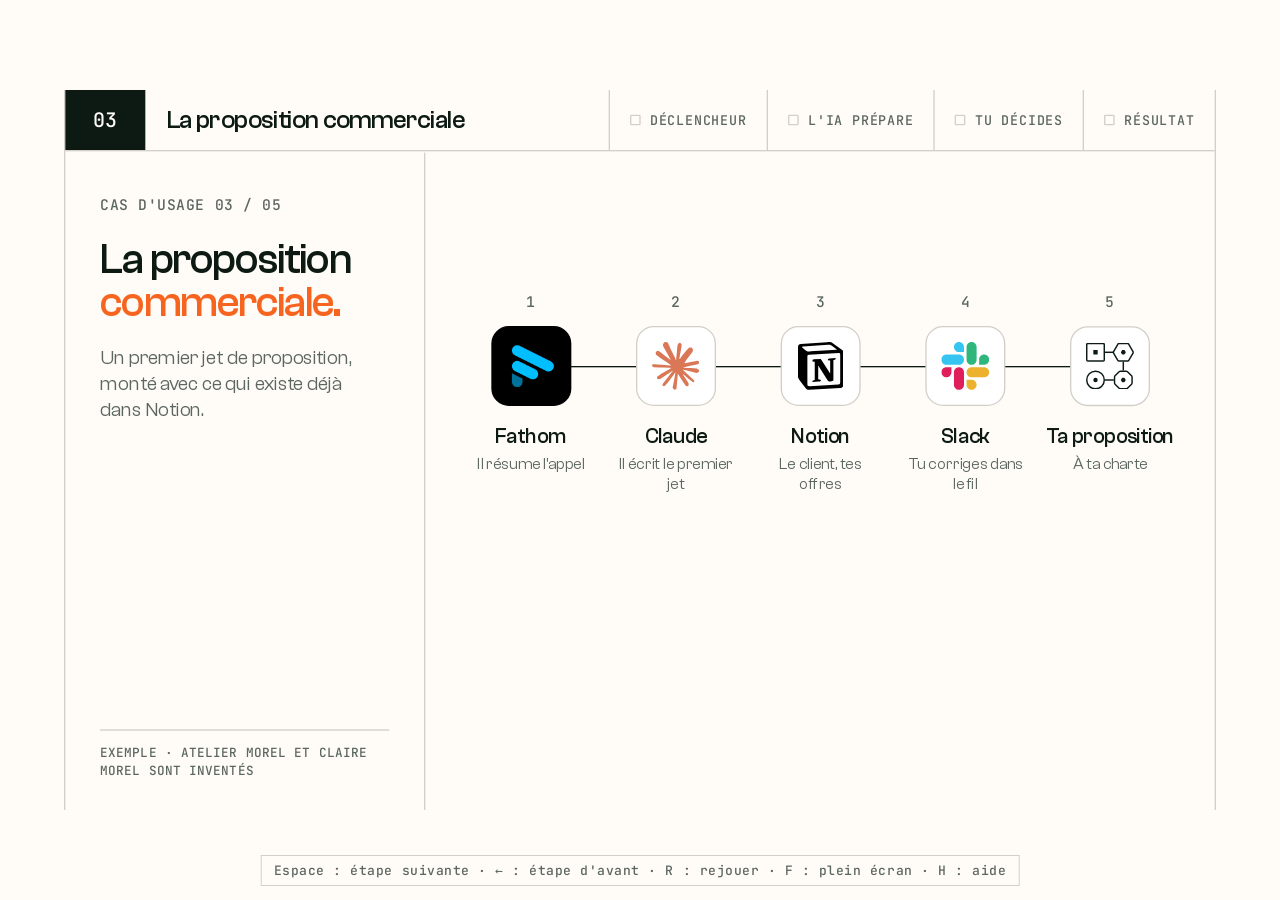
<file: video-5-cas-usage/outils/03-proposition/index.html>
<!doctype html>
<html lang="fr">
<head>
<meta charset="utf-8">
<meta name="viewport" content="width=device-width,initial-scale=1">
<meta name="robots" content="noindex">
<title>03 · La proposition commerciale · les vrais outils</title>
<link rel="icon" href="../kit/logos/rama-logic_picto_ink.svg">
<link rel="stylesheet" href="../kit/outils.css">
<style>
/* ===== Étape 0 : la chaîne des cinq maillons (repris du cas 01) ===== */
.chaine{position:absolute;left:48px;right:48px;top:210px;display:grid;grid-template-columns:repeat(5,1fr)}
.chaine .fil{position:absolute;left:10%;right:10%;top:110px;height:2px;background:var(--ink);transform-origin:0 50%}
.chaine .c{position:relative;display:flex;flex-direction:column;align-items:center;text-align:center;opacity:0}
.chaine .c .n{font-family:var(--mono);font-weight:500;font-size:22px;color:var(--slate);letter-spacing:.06em;height:32px}
.chaine .c .tuile{margin-top:18px}
.chaine .c .o{margin-top:26px;font-weight:500;font-size:31px;letter-spacing:-.02em;white-space:nowrap}
.chaine .c .r{margin-top:8px;font-size:24px;line-height:1.25;color:var(--slate);max-width:190px}
.toi{position:absolute;left:48px;right:48px;bottom:72px;background:var(--ink);color:var(--cream);padding:34px 40px;opacity:0;display:flex;align-items:center;gap:40px}
.toi .lab{font-family:var(--mono);font-weight:500;font-size:22px;letter-spacing:.06em;text-transform:uppercase;color:var(--aloe-l);flex:none}
.toi .p{font-weight:500;font-size:40px;letter-spacing:-.025em;line-height:1.1}
.toi .p .hl{color:var(--flame)}

/* ===== Fathom (page d'un appel, thème clair) ===== */
.fa{position:absolute;inset:0;background:#fff;font-family:Inter,sans-serif;color:#1F2328;font-feature-settings:"cv11"}
.fa .top{height:64px;border-bottom:1px solid #ECEDEF;display:flex;align-items:center;gap:14px;padding:0 24px;font-size:16px;color:#5F6B7A}
.fa .top .lg{display:flex;align-items:center;gap:10px;font-weight:700;font-size:21px;color:#111;letter-spacing:-.01em;margin-right:10px}
.fa .top .lg img{width:34px;height:34px;border-radius:8px}
.fa .top .sp{color:#C7CCD3}
.fa .top .cur{color:#111;font-weight:500}
.fa .top .sh{margin-left:auto;background:#111;color:#fff;font-weight:600;font-size:15px;padding:9px 18px;border-radius:8px}
.fa .g{position:absolute;left:24px;top:88px;width:600px}
.fa .vid{position:relative;height:380px;background:#0F1115;border-radius:12px;overflow:hidden;padding:12px 12px 52px;display:flex;gap:8px}
.fa .vid .tile{flex:1;border-radius:8px;position:relative;overflow:hidden;background:#27313A;display:grid;place-items:center}
.fa .vid .tile img{position:absolute;inset:0;width:100%;height:100%;object-fit:cover}
.fa .vid .ini{width:104px;height:104px;border-radius:50%;background:#5B7F8F;color:#fff;font-weight:600;font-size:36px;display:grid;place-items:center}
.fa .vid .nm{position:absolute;left:10px;bottom:10px;background:rgba(15,17,21,.7);color:#fff;font-size:13.5px;padding:3px 9px;border-radius:5px}
.fa .vid .play{position:absolute;left:50%;top:164px;width:68px;height:68px;margin-left:-34px;border-radius:50%;background:rgba(255,255,255,.94);display:grid;place-items:center}
.fa .vid .play svg{width:26px;height:26px;margin-left:5px}
.fa .vid .ctl{position:absolute;left:16px;right:16px;bottom:12px;height:28px;display:flex;align-items:center;gap:14px;color:#E6E8EB;font-size:14px}
.fa .vid .ctl .tr{position:relative;flex:1;height:4px;border-radius:2px;background:#3A4149}
.fa .vid .ctl .tr i{position:absolute;top:-4px;width:4px;height:12px;border-radius:2px;background:#00BFFF}
.fa .t1{margin-top:22px;font-size:26px;font-weight:700;letter-spacing:-.015em;color:#111}
.fa .meta{margin-top:8px;font-size:16.5px;color:#5F6B7A}
.fa .parts{margin-top:20px;display:flex;gap:22px}
.fa .pp{display:flex;align-items:center;gap:10px;font-size:16px;color:#1F2328}
.fa .pp img,.fa .pp .i{width:34px;height:34px;border-radius:50%;object-fit:cover;flex:none}
.fa .pp .i{background:#5B7F8F;color:#fff;font-size:13px;font-weight:600;display:grid;place-items:center}
.fa .pp small{display:block;font-size:13.5px;color:#7A8594}
.fa .fin{display:inline-flex;align-items:center;gap:9px;margin-top:22px;font-size:15px;font-weight:600;color:#0F7B3F;background:#E6F6EC;border-radius:20px;padding:7px 15px;opacity:0}
.fa .fin i{width:8px;height:8px;border-radius:50%;background:#16A34A}
.fa .d{position:absolute;left:648px;right:0;top:64px;bottom:0;border-left:1px solid #ECEDEF}
.fa .tabs{display:flex;gap:28px;height:58px;align-items:flex-end;border-bottom:1px solid #ECEDEF;padding:0 28px;font-size:16px;font-weight:600;color:#7A8594}
.fa .tabs span{padding-bottom:15px;border-bottom:2px solid transparent}
.fa .tabs .on{color:#111;border-bottom-color:#111}
.fa .gen{position:absolute;left:28px;right:28px;top:86px}
.fa .gen .l1{font-size:16px;font-weight:600;color:#0A7DB8;display:flex;gap:9px;align-items:center}
.fa .gen .l1 svg{width:18px;height:18px}
.fa .gen b{display:block;height:14px;border-radius:7px;background:#E6E9ED;margin-top:18px}
.fa .res{position:absolute;left:28px;right:28px;top:82px}
.fa .res .it{opacity:0}
.fa .res h4{font-size:17px;font-weight:700;color:#111;margin-top:22px}
.fa .res h4.p1{margin-top:0}
.fa .res .pa{font-size:16px;line-height:1.45;color:#2B3138;margin-top:8px}
.fa .res .li{display:flex;gap:11px;font-size:16px;line-height:1.42;color:#2B3138;margin-top:9px}
.fa .res .li::before{content:"";width:5px;height:5px;border-radius:50%;background:#2B3138;margin-top:9px;flex:none}
.fa .res .ts{color:#0A7DB8;font-weight:500;white-space:nowrap}
.fa .ai{position:relative;margin-top:12px;display:flex;align-items:center;gap:12px;padding:13px 14px;border:1px solid #CFE8F5;border-radius:10px;background:#F7FBFE;opacity:0}
.fa .ai .fond{position:absolute;inset:-1px;border-radius:10px;border:2px solid #00A3E0;background:#E5F6FD;opacity:0}
.fa .ai>*:not(.fond){position:relative}
.fa .ai .cb{width:20px;height:20px;border:2px solid #9AA4B0;border-radius:5px;flex:none}
.fa .ai .tx{font-size:16.5px;font-weight:600;color:#111}
.fa .ai .as{margin-left:auto;display:flex;align-items:center;gap:8px;font-size:14px;color:#5F6B7A}
.fa .ai .as img{width:24px;height:24px;border-radius:50%;object-fit:cover}

/* ===== Slack : survol d'un message, fil de discussion ===== */
#w-sl .side{width:270px}
#w-sl .av.ph{border:none;overflow:hidden}
#w-sl .av.ph img{position:absolute;left:0;top:0;width:46px;height:46px;object-fit:cover}
#w-sl .nw{white-space:nowrap}
#w-sl #lien-v2{display:inline-block}
.tuile.fa-t{background:#000;border-color:#000;overflow:hidden}
.tuile.fa-t img{width:100%;height:100%}
#w-sl .m .hov{position:absolute;inset:0;background:#F8F8F8;opacity:0}
#w-sl .m .tb{position:absolute;right:22px;top:-16px;display:flex;align-items:center;gap:2px;padding:3px;background:#fff;border:1px solid #DDDDDD;border-radius:8px;opacity:0;z-index:3}
#w-sl .m .tb span{width:34px;height:34px;border-radius:6px;display:grid;place-items:center;font-size:17px}
#w-sl .m .tb span svg{width:20px;height:20px;stroke:#1D1C1D;fill:none;stroke-width:1.8;stroke-linejoin:round;stroke-linecap:round}
#w-sl .m .tb .sep-v{width:1px;height:22px;background:#DDDDDD;margin:0 3px}
#w-sl .m .tb #tb-fil{background:#F0F0F0}
#w-sl .m .tb #tb-fil{position:relative}
#w-sl .tip{position:absolute;bottom:44px;left:50%;transform:translateX(-50%);background:#1D1C1D;color:#fff;font-size:14px;font-weight:700;padding:6px 11px;border-radius:6px;white-space:nowrap;opacity:0;z-index:4}
#w-sl .m .txt a{word-break:normal}
#w-sl .fil{position:absolute;inset:0;background:#fff;z-index:5;border-left:1px solid #E8E8E8}
#w-sl .fh{height:60px;border-bottom:1px solid #E8E8E8;display:flex;align-items:center;gap:10px;padding:0 22px;font-size:20px;font-weight:900}
#w-sl .fh span{font-size:15px;font-weight:400;color:#616061}
#w-sl .fh svg{margin-left:auto;width:20px;height:20px;stroke:#616061;stroke-width:2;fill:none}
#w-sl .fb{position:absolute;left:0;right:0;top:60px;bottom:150px;padding-top:10px;overflow:hidden}
#w-sl .rep{position:relative;opacity:0;display:flex;align-items:center;gap:12px;margin:6px 22px 4px;height:22px;font-size:14px;color:#616061}
#w-sl .rep::after{content:"";flex:1;height:1px;background:#E8E8E8}
#w-sl .rep .cpt{position:relative;width:86px;height:22px}
#w-sl .rep .cpt span{position:absolute;left:0;top:2px;white-space:nowrap;opacity:0}
#w-sl .tape{position:absolute;left:22px;bottom:122px;font-size:14px;color:#616061;opacity:0}
#w-sl .tape b{font-weight:700;color:#1D1C1D}
#w-sl .fc{position:absolute;left:22px;right:22px;bottom:18px;height:96px;border:1px solid #BBBBBB;border-radius:10px;font-size:17px}
#w-sl .fc .ph-t{position:absolute;left:16px;top:13px;color:#868686}
#w-sl .fc .tx{position:absolute;left:16px;right:16px;top:12px;color:#1D1C1D;line-height:1.4;white-space:nowrap;overflow:hidden;text-overflow:clip}
#w-sl .fc .tx span{opacity:0}
#w-sl .fc .fbar{position:absolute;left:12px;right:10px;bottom:9px;height:32px;display:flex;align-items:center;gap:9px;font-size:14px;color:#616061}
#w-sl .fc .fbar i{width:16px;height:16px;border:1.5px solid #868686;border-radius:3px}
#w-sl .fc .send{position:relative;margin-left:auto;width:36px;height:30px;border-radius:5px;display:grid;place-items:center}
#w-sl .fc .send .on{position:absolute;inset:0;border-radius:5px;background:#007A5A;opacity:0}
#w-sl .fc .send svg{position:relative;width:18px;height:18px;fill:#868686}
#w-sl .fc .send svg.b{position:absolute;left:9px;top:6px;fill:#fff;opacity:0}

/* ===== Le deck dans le navigateur (charte Encre et filets, contenu inventé) ===== */
#w-dk .nav .url{font-size:16.5px;white-space:nowrap;overflow:hidden;max-width:820px}
.dk{position:absolute;inset:0;background:var(--cream);font-family:"Clash Grotesk",sans-serif;color:var(--ink);overflow:hidden}
.dk .sd{position:absolute;inset:0;background:var(--cream);opacity:0}
.dk .sd.ink{background:var(--ink);color:var(--cream)}
.dk .cad{position:absolute;left:56px;right:56px;top:0;bottom:0;border-left:1px solid var(--beige);border-right:1px solid var(--beige)}
.dk .ink .cad{border-color:#2E3D35}
.dk .lb{font-family:var(--mono);font-weight:500;font-size:12px;letter-spacing:.06em;text-transform:uppercase;color:var(--slate);white-space:nowrap}
.dk .ink .lb{color:var(--aloe-l)}
.dk .hb{height:52px;border-bottom:1px solid var(--beige);display:flex;align-items:center;justify-content:space-between;padding:0 24px}
.dk .ink .hb{border-color:#2E3D35}
.dk .hb img{height:28px;width:auto}
.dk .pd{position:absolute;left:0;right:0;bottom:0;height:42px;border-top:1px solid var(--beige);display:flex;align-items:center;justify-content:space-between;padding:0 24px}
.dk .ink .pd{border-color:#2E3D35}
.dk .bs{height:58px;border-bottom:1px solid var(--beige);display:flex;align-items:stretch}
.dk .bs .n{width:58px;background:var(--ink);color:var(--cream);font-family:var(--mono);font-weight:500;font-size:17px;display:grid;place-items:center}
.dk .bs .t{flex:1;display:flex;align-items:center;padding-left:24px;font-size:26px;font-weight:500;letter-spacing:-.025em}
.dk .bs .lb{display:flex;align-items:center;padding-right:24px}
.dk .h{height:92px;padding:26px 24px 0;white-space:nowrap;border-bottom:1px solid var(--beige);font-size:42px;font-weight:500;letter-spacing:-.035em;line-height:1}
.dk .hl{color:var(--flame);text-decoration:underline;text-decoration-thickness:2px;text-underline-offset:9px}
/* couverture */
.dk .cv-logo{position:absolute;left:24px;top:84px;height:50px;width:auto}
.dk .cv-lab{position:absolute;left:24px;top:212px}
.dk .cv-h{position:absolute;left:24px;right:150px;top:244px;font-size:70px;font-weight:500;letter-spacing:-.04em;line-height:1.02}
.dk .cv-s{position:absolute;left:24px;top:418px;width:640px;text-wrap:balance;font-size:22px;line-height:1.38;color:var(--aloe-l)}
.dk .cv-b{position:absolute;left:0;right:0;bottom:42px;height:120px;border-top:1px solid #2E3D35;display:grid;grid-template-columns:repeat(3,1fr)}
.dk .cv-b>div{padding:22px 24px;border-right:1px solid #2E3D35}
.dk .cv-b>div:last-child{border-right:none}
.dk .cv-b .v{margin-top:10px;font-size:17px;line-height:1.45;color:var(--cream)}
/* ce que vous nous avez dit */
.dk .qt{position:absolute;left:24px;right:80px;top:296px;font-size:46px;font-weight:300;line-height:1.14;letter-spacing:-.025em;text-wrap:balance}
.dk .qa{position:absolute;left:24px;top:436px}
.dk .tr3{position:absolute;left:0;right:0;bottom:42px;height:250px;border-top:1px solid var(--beige);display:grid;grid-template-columns:repeat(3,1fr)}
.dk .tr3>div{padding:26px 24px;border-right:1px solid var(--beige)}
.dk .tr3>div:last-child{border-right:none}
.dk .tr3 .gros{margin-top:44px;font-size:38px;font-weight:500;letter-spacing:-.03em;line-height:1}
.dk .tr3 .pt{margin-top:12px;font-size:18px;line-height:1.4;color:var(--slate)}
/* le plan */
.dk .gt{position:absolute;left:0;right:0;top:202px;height:538px}
.dk .gt .cols{position:absolute;left:260px;right:0;top:0;bottom:0;display:grid;grid-template-columns:repeat(9,1fr)}
.dk .gt .cols div{border-left:1px solid var(--beige)}
.dk .gt .cols div.au{background:var(--mind-l)}
.dk .gt .hd{position:relative;height:48px}
.dk .gt .hd .lc{position:absolute;left:24px;top:17px}
.dk .gt .hd .cl{position:absolute;left:260px;right:0;top:0;bottom:0;display:grid;grid-template-columns:repeat(9,1fr)}
.dk .gt .hd .cl .lb{padding:17px 0 0 9px;font-size:11px}
.dk .gt .rw{position:relative;height:120px;border-top:1px solid var(--beige)}
.dk .gt .rw .lc{position:absolute;left:0;top:0;width:260px;bottom:0;padding:24px 24px 0}
.dk .gt .rw .lc .t{margin-top:9px;font-size:22px;font-weight:500;letter-spacing:-.02em;line-height:1.1}
.dk .gt .bar{position:absolute;top:49px;height:22px;background:var(--ink)}
.dk .gt .bar i{position:absolute;right:0;top:0;width:22px;height:22px;background:var(--mind);border:2px solid var(--ink)}
.dk .rg{position:absolute;left:0;right:0;bottom:42px;height:64px;border-top:1px solid var(--beige);display:flex;align-items:center}
.dk .rg .lb{width:260px;padding-left:24px;height:100%;display:flex;align-items:center;border-right:1px solid var(--beige)}
.dk .rg .tx{padding-left:24px;font-size:19px}
/* investissement */
.dk .of{position:absolute;left:0;top:110px;bottom:42px;width:430px;background:var(--aloe-d);color:var(--cream);padding:32px 26px}
.dk .of .lb{color:var(--mind-l)}
.dk .of .t{margin-top:16px;font-size:27px;font-weight:500;letter-spacing:-.025em;line-height:1.1}
.dk .of .px{margin-top:30px;font-size:58px;font-weight:600;letter-spacing:-.04em;line-height:.95}
.dk .of .ht{margin-top:14px;font-size:18px;color:var(--cream)}
.dk .of .cd{position:absolute;left:26px;right:26px;bottom:18px}
.dk .of .cd div{display:flex;align-items:center;gap:20px;height:56px;border-top:1px solid rgba(255,252,247,.28);font-size:18px}
.dk .of .cd b{width:58px;font-family:var(--mono);font-weight:500;font-size:17px;color:var(--mind)}
.dk .inc{position:absolute;left:430px;right:0;top:110px;bottom:42px;padding:46px 34px}
.dk .inc .li{display:flex;gap:16px;align-items:flex-start;margin-top:28px;font-size:21px;line-height:1.3}
.dk .inc .li svg{width:22px;height:22px;flex:none;margin-top:3px;stroke:var(--ink);stroke-width:2.2;fill:none}
.dk .inc .bas{position:absolute;left:0;right:0;bottom:0;height:96px;border-top:1px solid var(--beige);padding:22px 34px}
.dk .inc .bas .tx{margin-top:10px;font-size:18px;color:var(--slate)}
/* les boutons du deck */
.dk .ctl{position:absolute;right:6px;bottom:8px;width:42px;border:1px solid var(--beige);background:var(--cream);z-index:3}
.dk .ctl div{height:42px;display:grid;place-items:center;border-bottom:1px solid var(--beige);font-family:var(--mono);font-size:12px;color:var(--ink);position:relative}
.dk .ctl div:last-child{border-bottom:none}
.dk .ctl svg{width:16px;height:16px;stroke:var(--ink);stroke-width:1.8;fill:none}
.dk .ctl .num span{position:absolute;left:0;right:0;top:14px;text-align:center;opacity:0;font-size:11px}

/* ===== Gmail : nouveau message ===== */
#w-gm .nouveau{position:relative}
.cp{position:absolute;right:28px;bottom:0;width:680px;height:600px;background:#fff;border:1px solid #C4C7C5;border-bottom:none;border-radius:12px 12px 0 0;opacity:0;font-family:Roboto,sans-serif;z-index:4}
.cp .hd{height:46px;background:#F2F6FC;border-radius:12px 12px 0 0;display:flex;align-items:center;padding:0 16px;font-size:16px;font-weight:500;color:#1F1F1F}
.cp .hd .ic{margin-left:auto;display:flex;gap:16px}
.cp .hd svg{width:16px;height:16px;stroke:#444746;stroke-width:2;fill:none}
.cp .fd{height:48px;margin:0 16px;border-bottom:1px solid #EDEDED;display:flex;align-items:center;gap:12px;font-size:16px;color:#444746}
.cp .fd .v{color:#1F1F1F;opacity:0}
.cp .fd .dest{display:inline-flex;align-items:center;gap:8px;height:30px;border-radius:15px;border:1px solid #C4C7C5;padding:0 12px 0 4px;color:#1F1F1F;font-size:15px}
.cp .fd .dest i{width:24px;height:24px;border-radius:50%;background:#5B7F8F;color:#fff;font-style:normal;font-size:11px;font-weight:500;display:grid;place-items:center}
.cp .bd{padding:18px 16px 0;font-size:17px;line-height:1.5;color:#1F1F1F}
.cp .bd div{opacity:0}
.cp .bd .vide{height:14px}
.cp .bd a{color:#0B57D0;text-decoration:underline;word-break:break-all}
.cp .bt{position:absolute;left:16px;right:16px;bottom:16px;display:flex;align-items:center;gap:20px}
.cp .env{display:flex;height:42px;border-radius:21px;background:#0B57D0;color:#fff;font-weight:500;font-size:16px;overflow:hidden}
.cp .env span{padding:0 20px 0 24px;display:flex;align-items:center}
.cp .env i{width:38px;border-left:1px solid rgba(255,255,255,.4);display:grid;place-items:center}
.cp .env i svg{width:14px;height:14px;stroke:#fff;stroke-width:2.2;fill:none}
.cp .bt .f{width:20px;height:20px;stroke:#444746;stroke-width:1.9;fill:none;stroke-linecap:round;stroke-linejoin:round}
.cp .bt .f.d{margin-left:auto}
.gm .toast{position:absolute;left:24px;bottom:24px;background:#1F1F1F;color:#F2F2F2;border-radius:6px;padding:15px 22px;display:flex;align-items:center;gap:24px;font-size:16px;opacity:0;z-index:5}
.gm .toast b{color:#A8C7FA;font-weight:500}

/* ===== Le résultat ===== */
.gain .apres .n{font-size:176px}
.gain .note{margin-top:46px;padding-top:26px;border-top:2px solid var(--beige);font-size:34px;font-weight:500;letter-spacing:-.02em;line-height:1.2;color:var(--ink)}
.gain .note span{color:var(--slate)}
</style>
</head>
<body>
<div id="stage">
  <div class="rail g"></div><div class="rail d"></div>
  <div class="barre">
    <div class="cas"><div class="num">03</div><div class="nom">La proposition commerciale</div></div>
    <div class="temps">
      <div class="t"><b class="fd"></b><i></i><span>Déclencheur</span></div>
      <div class="t"><b class="fd"></b><i></i><span>L'IA prépare</span></div>
      <div class="t"><b class="fd"></b><i></i><span>Tu décides</span></div>
      <div class="t"><b class="fd"></b><i></i><span>Résultat</span></div>
    </div>
  </div>

  <!-- ===== Légendes, une par étape ===== -->
  <div class="legende">
    <div class="leg" id="leg0"><div class="lab">Cas d'usage 03 / 05</div>
      <h2>La proposition <span class="hl">commerciale.</span></h2>
      <p>Un premier jet de proposition, monté avec ce qui existe déjà dans Notion.</p></div>
    <div class="leg" id="leg1"><div class="lab">Le déclencheur</div>
      <div class="outil"><div class="tuile noir fa-t"><img src="../kit/logos/fathom.png" alt=""></div>Fathom</div>
      <h2>L'appel découverte se termine.</h2>
      <p>Fathom a tout noté : 12 chantiers sur Excel, des devis refaits à la main. Reste une proposition à écrire.</p></div>
    <div class="leg" id="leg2"><div class="lab">L'IA prépare</div>
      <div class="outil"><div class="tuile"><img src="../kit/logos/claude-icon.svg" alt=""></div>Claude</div>
      <h2>Claude rassemble ce qui existe déjà.</h2>
      <p>Le contexte du client, ce qui s'est dit en rendez-vous, tes offres, tes conditions. Et il sort un premier jet.</p></div>
    <div class="leg" id="leg3"><div class="lab">L'IA prépare</div>
      <div class="outil"><div class="tuile"><img src="../kit/logos/slack.svg" alt=""></div>Slack</div>
      <h2>Il te prévient dans Slack.</h2>
      <p>Le lien de la proposition et sa fiche Notion. Le prix reste vide : c'est à toi de le fixer.</p></div>
    <div class="leg" id="leg4"><div class="lab">Tu décides</div>
      <div class="outil"><div class="tuile"><img src="../kit/logos/slack.svg" alt=""></div>Slack</div>
      <h2>Tu relis. Tu corriges dans le fil.</h2>
      <p>Une phrase suffit : le prix, le planning, le ton. Claude applique. Le prix, c'est toi. Toujours.</p></div>
    <div class="leg" id="leg5"><div class="lab">Tu décides</div>
      <div class="outil"><div class="tuile"><img src="../kit/logos/rama-logic_picto_ink.svg" alt=""></div>Ta proposition</div>
      <h2>Elle se met en page à ta charte.</h2>
      <p>Neuf slides à tes couleurs, avec les mots de Claire. Tu la relis comme elle la verra.</p></div>
    <div class="leg" id="leg6"><div class="lab">Tu décides</div>
      <div class="outil"><div class="tuile"><img src="../kit/logos/gmail.svg" alt=""></div>Gmail</div>
      <h2>Et c'est toi qui l'envoies.</h2>
      <p>Deux lignes et le lien, depuis ta boîte. Rien ne part chez le client sans toi.</p></div>
    <div class="leg" id="leg7"><div class="lab">Le résultat</div>
      <h2>Tu reviens à ton travail de <span class="hl">fond.</span></h2>
      <p>Le premier jet est prêt à la sortie du rendez-vous. Il te reste la relecture et le prix.</p></div>
    <div class="exemple">Exemple · Atelier Morel et Claire Morel sont inventés</div>
  </div>

  <!-- ===== La scène ===== -->
  <div class="scene">

    <!-- Étape 0 : la chaîne -->
    <div class="chaine">
      <div class="fil"></div>
      <div class="c"><div class="n">1</div><div class="tuile noir fa-t"><img src="../kit/logos/fathom.png" alt=""></div><div class="o">Fathom</div><div class="r">Il résume l'appel</div></div>
      <div class="c"><div class="n">2</div><div class="tuile"><img src="../kit/logos/claude-icon.svg" alt=""></div><div class="o">Claude</div><div class="r">Il écrit le premier jet</div></div>
      <div class="c"><div class="n">3</div><div class="tuile"><img src="../kit/logos/notion-icon.svg" alt=""></div><div class="o">Notion</div><div class="r">Le client, tes offres</div></div>
      <div class="c"><div class="n">4</div><div class="tuile"><img src="../kit/logos/slack.svg" alt=""></div><div class="o">Slack</div><div class="r">Tu corriges dans le fil</div></div>
      <div class="c"><div class="n">5</div><div class="tuile"><img src="../kit/logos/rama-logic_picto_ink.svg" alt=""></div><div class="o">Ta proposition</div><div class="r">À ta charte</div></div>
    </div>
    <div class="toi"><div class="lab">Et toi</div><div class="p">Tu relis, tu fixes <span class="hl">le prix</span>, tu envoies.</div></div>

    <!-- Étape 1 : Fathom, l'appel vient de se terminer -->
    <div class="fen" id="w-fa" style="left:36px;top:40px;width:1110px;height:900px">
      <div class="nav"><div class="feu"><b></b><b></b><b></b></div><div class="url"><span class="cad"></span>fathom.video/calls/appel-decouverte-atelier-morel</div></div>
      <div class="corps"><div class="fa">
        <div class="top"><div class="lg"><img src="../kit/logos/fathom.png" alt="">Fathom</div><span>Mes appels</span><span class="sp">/</span><span class="cur">Appel découverte · Atelier Morel</span><span class="sh">Partager</span></div>
        <div class="g">
          <div class="vid">
            <div class="tile"><div class="ini">CM</div><span class="nm">Claire Morel</span></div>
            <div class="tile"><img src="../kit/img/sylvain-cal.png" alt=""><span class="nm">Sylvain Ramaradjou</span></div>
            <div class="play"><svg viewBox="0 0 24 24"><path d="M5 3l16 9-16 9z" fill="#111"/></svg></div>
            <div class="ctl"><span>0:00 / 42:10</span><div class="tr"><i style="left:10%"></i><i style="left:18%"></i><i style="left:28%"></i><i style="left:45%"></i><i style="left:86%"></i></div><span>1x</span></div>
          </div>
          <div class="t1">Appel découverte · Atelier Morel</div>
          <div class="meta">jeu. 22 oct. 2026 · 14:00 - 14:42 · Google Meet</div>
          <div class="parts">
            <div class="pp"><img src="../kit/img/sylvain-cal.png" alt=""><div>Sylvain Ramaradjou<small>Rama Logic</small></div></div>
            <div class="pp"><span class="i">CM</span><div>Claire Morel<small>atelier-morel.fr</small></div></div>
          </div>
          <div class="fin" id="fa-fin"><i></i>Appel terminé · 42 min</div>
        </div>
        <div class="d">
          <div class="tabs"><span class="on">Résumé</span><span>Transcription</span><span>Demander à Fathom</span></div>
          <div class="gen" id="fa-gen">
            <div class="l1"><svg viewBox="0 0 24 24"><path d="M12 2l2.2 6.6L21 11l-6.8 2.4L12 20l-2.2-6.6L3 11l6.8-2.4z" fill="#0A7DB8"/></svg>Résumé en cours…</div>
            <b style="width:92%"></b><b style="width:78%"></b><b style="width:86%"></b><b style="width:64%"></b><b style="width:81%"></b><b style="width:55%"></b>
          </div>
          <div class="res" id="fa-res">
            <h4 class="it p1">Objet de l'appel</h4>
            <div class="it pa">Atelier Morel cherche un seul outil pour suivre ses chantiers et ses devis.</div>
            <h4 class="it">Points clés</h4>
            <div class="it li"><span>12 chantiers en cours, suivis sur un Excel <span class="ts">04:12</span></span></div>
            <div class="it li"><span>Devis refaits à la main, un par un <span class="ts">11:38</span></span></div>
            <div class="it li"><span>Équipe de 18, besoin d'un seul outil <span class="ts">19:05</span></span></div>
            <div class="it li"><span>« Le suivi des chantiers, c'est un Excel que personne ne met à jour. » <span class="ts">07:41</span></span></div>
            <h4 class="it">Prochaines étapes</h4>
            <div class="ai" id="fa-ai"><b class="fond"></b><span class="cb"></span><span class="tx">Proposition à préparer</span><span class="as"><img src="../kit/img/sylvain-cal.png" alt="">Sylvain</span></div>
          </div>
        </div>
      </div></div>
    </div>

    <!-- Étape 2 : Claude Code, la commande sales-deck -->
    <div class="fen" id="w-cc" style="left:36px;top:40px;width:1110px;height:900px;border-color:var(--ink)">
      <div class="nav" style="background:#2A2A28;border-bottom-color:#3A3A37"><div class="feu"><b></b><b></b><b></b></div><div class="titre" style="color:#C9C7C2;font-family:var(--mono);font-weight:400;font-size:16px">claude · sales-deck · Atelier Morel · 14:44</div></div>
      <div class="corps"><div class="ccode" id="cc">
        <div class="tete-cc ln"><span class="et">✻</span><div>Claude Code<small>sales-deck · lancé à la fin de l'appel découverte</small></div></div>
        <div class="ln cmd">&gt; <b>/sales-deck Atelier Morel --from-notion</b></div>
        <div class="ln" style="height:12px"></div>
        <div class="ln"><span class="pt">●</span> <span class="tl">Notion</span> · Lire l'opportunité Atelier Morel</div>
        <div class="ln re">└ Claire Morel, co-gérante · atelier d'architecture, 18 personnes</div>
        <div class="ln"><span class="pt">●</span> <span class="tl">Notion</span> · Lire le compte rendu de l'appel (RL-Video call)</div>
        <div class="ln re">└ 12 chantiers sur Excel · devis refaits à la main · un seul outil voulu</div>
        <div class="ln"><span class="pt">●</span> <span class="tl">Notion</span> · Reprendre les mots de Claire</div>
        <div class="ln re">└ « Le suivi des chantiers, c'est un Excel que personne ne met à jour. »</div>
        <div class="ln"><span class="pt">●</span> <span class="tl">Notion</span> · Lire tes offres (RL-Products &amp; services)</div>
        <div class="ln re">└ <span class="k">Audit LOGIC AI</span>, puis <span class="k">Construction</span> en 8 semaines</div>
        <div class="ln"><span class="pt">●</span> <span class="tl">Write</span> · 9 slides à ta charte « Encre et filets »</div>
        <div class="ln re">└ <span class="k">Prix :</span> laissé vide, à fixer par toi</div>
        <div class="ln"><span class="pt">●</span> <span class="tl">Bash</span> · Publier le lien</div>
        <div class="ln re">└ rl-akei.github.io/Rama-Webpages/webpages/decks/2026-10-22_atelier-morel_7c2f/</div>
        <div class="ln"><span class="pt">●</span> <span class="tl">Notion</span> · Créer la fiche RL-Proposals</div>
        <div class="ln re">└ Proposition · Atelier Morel · statut « À valider »</div>
        <div class="ln"><span class="pt">●</span> <span class="tl">Slack</span> · Prévenir Sylvain dans #rl-acquisition</div>
        <div class="ln" style="height:12px"></div>
        <div class="ln fin">✻ Terminé · proposition prête à relire</div>
      </div></div>
    </div>

    <!-- Étapes 3 et 4 : notification, Slack, puis le fil -->
    <div class="notif" id="notif" style="right:28px;top:28px">
      <img src="../kit/logos/slack.svg" alt="">
      <div style="flex:1"><div class="app"><span>Slack</span><span>maintenant</span></div>
        <div class="tt">#rl-acquisition · Claude</div>
        <div class="tx">📄 Proposition prête à relire : Atelier Morel · Suivi de chantiers</div></div>
    </div>
    <div class="fen" id="w-sl" style="left:36px;top:40px;width:1110px;height:900px">
      <div class="nav"><div class="feu"><b></b><b></b><b></b></div><div class="titre">Slack</div></div>
      <div class="corps"><div class="sl">
        <div class="rail-s"><div class="ws"><img src="../kit/logos/rama-logic_picto_ink.svg" alt=""></div>
          <div class="ri on"><b><svg viewBox="0 0 24 24"><path d="M4 11l8-7 8 7v9h-5v-6h-6v6H4z"/></svg></b>Accueil</div><div class="ri"><b><svg viewBox="0 0 24 24"><path d="M4 5h16v11H9l-5 4z"/></svg></b>Messages</div><div class="ri"><b><svg viewBox="0 0 24 24"><path d="M6 16V11a6 6 0 0112 0v5l2 2H4zM10 20h4"/></svg></b>Activité</div></div>
        <div class="side">
          <div class="nomws">Rama Logic</div>
          <div class="st">▾ Canaux</div>
          <div class="ch" id="ch-acq"><b class="halo"></b><span>#</span><span id="ch-acq-nom">rl-acquisition</span><span class="n" id="ch-acq-n">1</span></div>
          <div class="ch"><span>#</span><span>rl-clients</span></div>
          <div class="ch"><span>#</span><span>rl-pilotage</span></div>
          <div class="ch"><span>#</span><span>rl-reseaux-sociaux</span></div>
          <div class="ch"><span>#</span><span>rl-seo</span></div>
          <div class="ch"><span>#</span><span>rl-systeme</span></div>
          <div class="st">▾ Messages directs</div>
          <div class="ch"><span>●</span><span>Claude</span></div>
        </div>
        <div class="pane">
          <div class="ph"># rl-acquisition <small>🔒 canal privé</small></div>
          <div class="msgs">
            <div class="sep">Aujourd'hui</div>
            <div class="m"><div class="av"><img src="../kit/logos/claude-icon.svg" alt=""></div>
              <div><div class="who">Claude <span class="app">APP</span><span class="h">07:21</span></div>
                <div class="txt">🎯 R1 à préparer (J → J+3)<br>1. <b>Claire Morel (Atelier Morel)</b> · R1 le 22/10 à 14h<br><span class="gris">Brief :</span> <a>hub.ramalogic.com/briefs/r1-claire-morel.html</a></div></div></div>
            <div class="m" id="msg-prop" style="opacity:0"><b class="fond"></b><b class="hov"></b><div class="av"><img src="../kit/logos/claude-icon.svg" alt=""></div>
              <div><div class="who">Claude <span class="app">APP</span><span class="h">14:51</span></div>
                <div class="txt">📄 Proposition prête à relire : <b>Atelier Morel · Suivi de chantiers</b><br>
                9 slides · <span class="gris">Prix :</span> à toi de le fixer<br>
                Deck : <a><span class="nw">rl-akei.github.io/Rama-Webpages/webpages/decks/</span><wbr><span class="nw">2026-10-22_atelier-morel_7c2f/</span></a><br>
                Notion : <a>Proposition · Atelier Morel</a> (À valider)<br>
                <span class="gris">Réponds dans le fil pour la modifier.</span></div></div>
              <div class="tb" id="tb"><span>✅</span><span>👀</span><span>🙌</span><i class="sep-v"></i>
                <span><svg viewBox="0 0 24 24"><circle cx="12" cy="12" r="8.5"/><path d="M8.5 14c1 1.6 2.2 2.3 3.5 2.3s2.5-.7 3.5-2.3M9.5 9.8v.4M14.5 9.8v.4"/></svg></span>
                <span id="tb-fil"><svg viewBox="0 0 24 24"><path d="M4 5h16v10H10l-4 4v-4H4z"/><path d="M8 9h8M8 12h5"/></svg><div class="tip" id="tip">Répondre dans le fil</div></span>
                <span><svg viewBox="0 0 24 24"><circle cx="12" cy="6" r=".8"/><circle cx="12" cy="12" r=".8"/><circle cx="12" cy="18" r=".8"/></svg></span></div>
            </div>
          </div>
          <div class="compo">Envoyer un message dans #rl-acquisition</div>

          <!-- Le fil, qui s'ouvre à droite -->
          <div class="fil" id="fil">
            <div class="fh">Fil<span># rl-acquisition</span><svg viewBox="0 0 24 24"><path d="M6 6l12 12M18 6L6 18"/></svg></div>
            <div class="fb">
              <div class="m"><div class="av"><img src="../kit/logos/claude-icon.svg" alt=""></div>
                <div><div class="who">Claude <span class="app">APP</span><span class="h">14:51</span></div>
                  <div class="txt">📄 Proposition prête à relire : <b>Atelier Morel · Suivi de chantiers</b><br>
                  9 slides · <span class="gris">Prix :</span> à toi de le fixer<br>
                  Deck : <a><span class="nw">rl-akei.github.io/Rama-Webpages/webpages/decks/</span><wbr><span class="nw">2026-10-22_atelier-morel_7c2f/</span></a><br>
                  Notion : <a>Proposition · Atelier Morel</a> (À valider)</div></div></div>
              <div class="rep" id="rep"><div class="cpt"><span id="rep1">1 réponse</span><span id="rep2">2 réponses</span></div></div>
              <div class="m" id="rep-syl" style="opacity:0"><div class="av ph"><img src="../kit/img/sylvain-cal.png" alt=""></div>
                <div><div class="who">Sylvain Ramaradjou <span class="h">14:58</span></div>
                  <div class="txt">Prix au tarif catalogue. Ajoute le planning sur 8 semaines, et ouvre sur sa phrase sur les 12 chantiers.</div></div></div>
              <div class="m" id="rep-cl" style="opacity:0"><div class="av"><img src="../kit/logos/claude-icon.svg" alt=""></div>
                <div><div class="who">Claude <span class="app">APP</span><span class="h">15:01</span></div>
                  <div class="txt">C'est fait : prix au tarif catalogue, planning sur 8 semaines ajouté, sa phrase en ouverture. Nouvelle version :<br>
                  <a><span class="nw">rl-akei.github.io/Rama-Webpages/webpages/decks/</span><wbr><span class="nw" id="lien-v2">2026-10-22_atelier-morel_7c2f/</span></a></div></div></div>
            </div>
            <div class="tape" id="tape"><b>Claude</b> est en train d'écrire…</div>
            <div class="fc">
              <div class="ph-t" id="fc-ph">Répondre…</div>
              <div class="tx"><span id="fc1">Prix au tarif catalogue. </span><span id="fc2">Ajoute le planning sur 8 semaines, </span><span id="fc3">et ouvre sur sa phrase…</span></div>
              <div class="fbar"><i></i>Envoyer également à # rl-acquisition
                <b class="send" id="f-send"><b class="on"></b><svg viewBox="0 0 24 24"><path d="M3 20.5l18-8.5L3 3.5l2.5 7L14 12l-8.5 1.5z"/></svg><svg class="b" viewBox="0 0 24 24"><path d="M3 20.5l18-8.5L3 3.5l2.5 7L14 12l-8.5 1.5z"/></svg></b></div>
            </div>
          </div>
        </div>
      </div></div>
    </div>

    <!-- Étape 5 : la proposition, à la charte Encre et filets -->
    <div class="fen" id="w-dk" style="left:36px;top:40px;width:1110px;height:900px">
      <div class="nav"><div class="feu"><b></b><b></b><b></b></div><div class="url"><span class="cad"></span>rl-akei.github.io/Rama-Webpages/webpages/decks/2026-10-22_atelier-morel_7c2f/</div></div>
      <div class="corps"><div class="dk">

        <!-- 1 · couverture -->
        <div class="sd ink" id="sd1"><div class="cad">
          <div class="hb"><span class="lb">Proposition · Suivi de chantiers</span><span class="lb">01 / 09</span></div>
          <img class="cv-logo" src="../kit/logos/rama-logic_bloc_cream.svg" alt="">
          <div class="cv-lab lb">Proposition</div>
          <div class="cv-h">Reprendre la main sur vos 12 <span class="hl">chantiers</span>.</div>
          <div class="cv-s">Un seul outil pour vos chantiers, vos devis et les tâches de l'équipe.</div>
          <div class="cv-b">
            <div><div class="lb">Pour</div><div class="v">Claire Morel<br>Atelier Morel</div></div>
            <div><div class="lb">Avec</div><div class="v">Sylvain Ramaradjou<br>Rama Logic</div></div>
            <div><div class="lb">Quand</div><div class="v">22 octobre 2026</div></div>
          </div>
          <div class="pd"><span class="lb">Confidentiel · préparé pour Atelier Morel</span><span class="lb">22 octobre 2026</span></div>
        </div></div>

        <!-- 2 · ce que vous nous avez dit -->
        <div class="sd" id="sd2"><div class="cad">
          <div class="hb"><img src="../kit/logos/rama-logic_bloc_ink.svg" alt=""><span class="lb">Proposition · Atelier Morel</span><span class="lb">02 / 09</span></div>
          <div class="bs"><div class="n">01</div><div class="t">Où vous en êtes</div><span class="lb">Dans vos mots</span></div>
          <div class="h">Ce que vous nous avez <span class="hl">dit</span>.</div>
          <div class="qt">« Le suivi des chantiers, c'est un Excel que personne ne met à jour. »</div>
          <div class="qa lb">Claire Morel · appel du 22 octobre</div>
          <div class="tr3">
            <div><div class="lb">01 · Le suivi</div><div class="gros">12 chantiers</div><div class="pt">en cours, suivis sur un seul Excel.</div></div>
            <div><div class="lb">02 · Les devis</div><div class="gros">À la main</div><div class="pt">refaits un par un, à chaque nouveau client.</div></div>
            <div><div class="lb">03 · L'équipe</div><div class="gros">18 personnes</div><div class="pt">et le besoin d'un seul outil pour tous.</div></div>
          </div>
          <div class="pd"><span class="lb">Confidentiel · préparé pour Atelier Morel</span><span class="lb">22 octobre 2026</span></div>
        </div></div>

        <!-- 3 · le plan -->
        <div class="sd" id="sd3"><div class="cad">
          <div class="hb"><img src="../kit/logos/rama-logic_bloc_ink.svg" alt=""><span class="lb">Proposition · Atelier Morel</span><span class="lb">05 / 09</span></div>
          <div class="bs"><div class="n">02</div><div class="t">Le plan</div><span class="lb">Le calendrier</span></div>
          <div class="h">Un audit, puis 8 semaines de <span class="hl">construction</span>.</div>
          <div class="gt">
            <div class="cols"><div class="au"></div><div></div><div></div><div></div><div></div><div></div><div></div><div></div><div></div></div>
            <div class="hd"><span class="lc lb">Étape</span><div class="cl"><span class="lb">Audit</span><span class="lb">Sem. 1</span><span class="lb">Sem. 2</span><span class="lb">Sem. 3</span><span class="lb">Sem. 4</span><span class="lb">Sem. 5</span><span class="lb">Sem. 6</span><span class="lb">Sem. 7</span><span class="lb">Sem. 8</span></div></div>
            <div class="rw"><div class="lc"><div class="lb">A · Rama Logic</div><div class="t">L'audit</div></div>
              <div class="bar" style="left:calc(260px + (100% - 260px) * 0 / 9 + 8px);width:calc((100% - 260px) * 1 / 9 - 16px)"><i></i></div></div>
            <div class="rw"><div class="lc"><div class="lb">B · Rama Logic</div><div class="t">Chantiers et devis</div></div>
              <div class="bar" style="left:calc(260px + (100% - 260px) * 1 / 9 + 8px);width:calc((100% - 260px) * 3 / 9 - 16px)"><i></i></div></div>
            <div class="rw"><div class="lc"><div class="lb">C · Rama Logic</div><div class="t">Les tâches de l'équipe</div></div>
              <div class="bar" style="left:calc(260px + (100% - 260px) * 4 / 9 + 8px);width:calc((100% - 260px) * 3 / 9 - 16px)"><i></i></div></div>
            <div class="rw"><div class="lc"><div class="lb">D · Toute l'équipe</div><div class="t">La prise en main</div></div>
              <div class="bar" style="left:calc(260px + (100% - 260px) * 7 / 9 + 8px);width:calc((100% - 260px) * 2 / 9 - 16px)"><i></i></div></div>
          </div>
          <div class="rg"><span class="lb">Le suivi</span><span class="tx">Un point chaque vendredi : ce qui avance, ce qui bloque.</span></div>
          <div class="pd"><span class="lb">Confidentiel · préparé pour Atelier Morel</span><span class="lb">22 octobre 2026</span></div>
        </div></div>

        <!-- 4 · investissement -->
        <div class="sd" id="sd4"><div class="cad">
          <div class="hb"><img src="../kit/logos/rama-logic_bloc_ink.svg" alt=""><span class="lb">Proposition · Atelier Morel</span><span class="lb">08 / 09</span></div>
          <div class="bs"><div class="n">03</div><div class="t">Investissement</div><span class="lb">Au forfait · hors taxes</span></div>
          <div class="of">
            <div class="lb">Au forfait · audit puis 8 semaines</div>
            <div class="t">Audit et construction de votre Notion</div>
            <div class="px">Tarif catalogue</div>
            <div class="ht">Au forfait, hors taxes.</div>
            <div class="cd"><div><b>50 %</b>à la signature</div><div><b>50 %</b>à la livraison</div><div><b>30 j</b>de validité pour cette offre</div></div>
          </div>
          <div class="inc">
            <div class="lb">Ce qui est compris</div>
            <div class="li"><svg viewBox="0 0 24 24"><path d="M4 12.5l5 5L20 6.5"/></svg>L'audit de vos chantiers et de vos devis</div>
            <div class="li"><svg viewBox="0 0 24 24"><path d="M4 12.5l5 5L20 6.5"/></svg>Un seul Notion pour vos 12 chantiers</div>
            <div class="li"><svg viewBox="0 0 24 24"><path d="M4 12.5l5 5L20 6.5"/></svg>Vos modèles de devis repris, prêts à servir</div>
            <div class="li"><svg viewBox="0 0 24 24"><path d="M4 12.5l5 5L20 6.5"/></svg>La formation de l'équipe et un référent chez vous</div>
            <div class="bas"><div class="lb">La suite</div><div class="tx">Un point chaque vendredi, jusqu'à la prise en main.</div></div>
          </div>
          <div class="pd"><span class="lb">Confidentiel · préparé pour Atelier Morel</span><span class="lb">22 octobre 2026</span></div>
        </div></div>

        <div class="ctl">
          <div><svg viewBox="0 0 24 24"><path d="M15 6l-6 6 6 6"/></svg></div>
          <div class="num"><span id="nb1">1 / 9</span><span id="nb2">2 / 9</span><span id="nb3">5 / 9</span><span id="nb4">8 / 9</span></div>
          <div id="dk-next"><svg viewBox="0 0 24 24"><path d="M9 6l6 6-6 6"/></svg></div>
          <div><svg viewBox="0 0 24 24"><path d="M5 8h14M5 12h14M5 16h14"/></svg></div>
        </div>
      </div></div>
    </div>

    <!-- Étape 6 : Gmail, tu envoies toi-même -->
    <div class="fen" id="w-gm" style="left:36px;top:40px;width:1110px;height:900px">
      <div class="nav"><div class="feu"><b></b><b></b><b></b></div><div class="url"><img src="../kit/logos/gmail.svg" alt="">mail.google.com</div></div>
      <div class="corps"><div class="gm">
        <div class="haut"><div class="burger"><b></b><b></b><b></b></div><div class="logo"><img src="../kit/logos/gmail.svg" alt="">Gmail</div>
          <div class="rech"><svg viewBox="0 0 24 24"><circle cx="10.5" cy="10.5" r="6.5"/><path d="M15.5 15.5L21 21"/></svg>Rechercher dans les messages</div></div>
        <div class="gauche">
          <div class="nouveau" id="gm-nouveau"><svg viewBox="0 0 24 24"><path d="M4 20h4L19 9l-4-4L4 16z"/></svg>Nouveau message</div>
          <div class="it on"><svg class="ic" viewBox="0 0 24 24"><path d="M3 13h5l2 3h4l2-3h5M5 5h14l2 8v6H3v-6z"/></svg>Boîte de réception<span class="n">4</span></div>
          <div class="it"><svg class="ic" viewBox="0 0 24 24"><path d="M12 3l2.7 5.6 6.1.8-4.4 4.3 1 6.1L12 17l-5.4 2.8 1-6.1-4.4-4.3 6.1-.8z"/></svg>Messages suivis</div>
          <div class="it"><svg class="ic" viewBox="0 0 24 24"><circle cx="12" cy="12" r="9"/><path d="M12 7v5l3 2"/></svg>En attente</div>
          <div class="it"><svg class="ic" viewBox="0 0 24 24"><path d="M3 20l18-8L3 4l3 8zM6 12h7"/></svg>Envoyés</div>
          <div class="it"><svg class="ic" viewBox="0 0 24 24"><path d="M6 3h8l4 4v14H6zM14 3v4h4"/></svg>Brouillons<span class="n">3</span></div>
          <div class="sect">Libellés</div>
          <div class="it"><span class="lb"></span>01-🙏 Clients</div>
          <div class="it"><span class="lb" style="background:#E2A400"></span>Prospects</div>
          <div class="it"><span class="lb"></span>Factures</div>
          <div class="it"><span class="lb"></span>Newsletters</div>
        </div>
        <div class="boite">
          <div class="barre-o"><span class="cc"></span><span>↻</span><span>⋮</span><span>1-50 sur 1 291</span></div>
          <div class="onglets"><div class="on">Principale</div><div>Promotions</div><div>Réseaux sociaux</div></div>
          <div class="lignes" id="lignes-gm"></div>
        </div>
        <div class="cp" id="cp">
          <div class="hd">Nouveau message<span class="ic"><svg viewBox="0 0 24 24"><path d="M5 12h14"/></svg><svg viewBox="0 0 24 24"><path d="M14 4h6v6M10 20H4v-6M20 4l-7 7M4 20l7-7"/></svg><svg viewBox="0 0 24 24"><path d="M6 6l12 12M18 6L6 18"/></svg></span></div>
          <div class="fd">À<span class="v" id="cp-a"><span class="dest"><i>CM</i>claire@atelier-morel.fr</span></span></div>
          <div class="fd"><span class="v" id="cp-o">Notre proposition pour le suivi de vos chantiers</span></div>
          <div class="bd" id="cp-bd">
            <div>Bonjour Claire,</div>
            <div class="vide"></div>
            <div>Merci pour notre échange de cet après-midi. Voici notre proposition pour le suivi de vos chantiers :</div>
            <div><a>https://rl-akei.github.io/Rama-Webpages/webpages/decks/2026-10-22_atelier-morel_7c2f/</a></div>
            <div class="vide"></div>
            <div>Bonne soirée,<br>Sylvain</div>
          </div>
          <div class="bt">
            <div class="env" id="cp-env"><span>Envoyer</span><i><svg viewBox="0 0 24 24"><path d="M6 9l6 6 6-6"/></svg></i></div>
            <svg class="f" viewBox="0 0 24 24"><path d="M5 19L12 4l7 15M8 13h8"/></svg>
            <svg class="f" viewBox="0 0 24 24"><path d="M16 7l-7.5 7.5a2.5 2.5 0 003.5 3.5L19.5 10.5a4.5 4.5 0 00-6.4-6.4L5.6 11.6"/></svg>
            <svg class="f" viewBox="0 0 24 24"><path d="M10 14a4 4 0 005.7 0l3-3a4 4 0 00-5.7-5.7l-1 1M14 10a4 4 0 00-5.7 0l-3 3a4 4 0 005.7 5.7l1-1"/></svg>
            <svg class="f" viewBox="0 0 24 24"><circle cx="12" cy="12" r="8.5"/><path d="M8.5 14c1 1.6 2.2 2.3 3.5 2.3s2.5-.7 3.5-2.3M9.5 9.8v.4M14.5 9.8v.4"/></svg>
            <svg class="f d" viewBox="0 0 24 24"><path d="M5 7h14M10 7V4h4v3M7 7l1 13h8l1-13"/></svg>
          </div>
        </div>
        <div class="toast" id="toast">Message envoyé.<b>Annuler</b><b>Afficher le message</b></div>
      </div></div>
    </div>

    <!-- Étape 7 : le résultat -->
    <div class="gain" id="gain">
      <div class="lab">Pour une proposition commerciale</div>
      <div class="ligne avant"><span class="k">Avant</span><span class="n">8 h</span><span class="d">d'écriture</span></div>
      <div class="filet"></div>
      <div class="ligne apres"><span class="k">Maintenant</span><span class="n">30 min</span><span class="d">de relecture</span></div>
      <div class="note">Sur ce process précis. <span>Pas pour ta boîte entière.</span></div>
    </div>
  </div>

  <svg id="souris" viewBox="0 0 28 36"><path d="M2 2 L2 28 L8.5 22 L13 32.5 L17 30.8 L12.6 20.5 L21.5 20.5 Z" fill="#0D1A14" stroke="#FFFCF7" stroke-width="2" stroke-linejoin="round"/></svg>
  <div id="clic"></div>
</div>
<div id="aide"></div>

<script src="../kit/gsap.min.js"></script>
<script src="../kit/pilote.js"></script>
<script>
// ---------- Contenus répétés, posés avant la mesure des positions ----------
(function () {
  // Boîte Gmail du 22/10 en fin d'après-midi
  const mails = [
    ["Fathom", "Appel découverte · Atelier Morel : le résumé est prêt", "12 chantiers suivis sur Excel, des devis refaits à la main…", "14:43", true],
    ["Slack", "Nouveau message dans #rl-acquisition", "Claude : Proposition prête à relire : Atelier Morel", "14:51", true],
    ["Claire Morel", "Demande d'accompagnement : suivi de chantiers", "Bonjour Sylvain, je viens de réserver jeudi 14 h. Quelques éléments avant : nous sommes 18…", "20 oct."],
    ["Cal.com", "Nouvel événement : 🔥 30m avec Rama Logic entre Sylvain Ramaradjou et Claire Morel", "jeudi 22 octobre 2026, 14:00", "20 oct."],
    ["Qonto", "Votre relevé de septembre est disponible", "Retrouvez-le dans votre espace", "19 oct."],
    ["Notion", "Nouveautés de Notion", "Ce qui a changé ce mois-ci dans votre espace", "19 oct."],
    ["LinkedIn", "Vous êtes apparu dans 14 recherches", "Découvrez qui s'intéresse à votre profil", "18 oct."],
    ["Canva", "Votre design a été partagé", "Un membre a commenté votre design", "16 oct."],
  ];
  document.getElementById("lignes-gm").innerHTML = mails.map((m, k) =>
    `<div class="l${m[4] ? " nl" : ""}" style="top:${k * 46}px"><span class="cc"></span><span class="et">☆</span><span class="de">${m[0]}</span>` +
    `<span class="ob"><b>${m[1]}</b> - ${m[2]}</span><span class="h">${m[3]}</span></div>`).join("");
})();

RL.construire(function (R) {
  const { tl } = R;
  // États de départ
  gsap.set("#fil", { x: 780 });
  gsap.set(["#sd1", "#nb1"], { opacity: 1 });
  R.sourisPose({ x: 1700, y: 1000 });

  // 0 · La chaîne des cinq maillons
  R.etape((S) => {
    R.phase(-1, S);
    R.legende(0, S);
    R.entre(".chaine .c", S + 0.3, { st: 0.12 });
    tl.fromTo(".chaine .fil", { scaleX: 0 }, { scaleX: 1, duration: 1.2, ease: "expo.out" }, S + 0.4);
    R.entre(".toi", S + 1.4);
    return 2.1;
  });

  // 1 · Fathom : l'appel se termine, le résumé s'écrit
  R.etape((S) => {
    R.phase(0, S);
    R.legende(1, S);
    R.sort(".chaine .c, .chaine .fil, .toi", S, 0.3);
    R.fenetre("#w-fa", S + 0.3);
    R.entre("#fa-fin", S + 0.9, { y: 10, d: 0.4 });
    tl.to("#fa-gen b", { opacity: 0.35, duration: 0.35, repeat: 3, yoyo: true, stagger: 0.06, ease: "sine.inOut" }, S + 1.0);
    tl.to("#fa-gen", { opacity: 0, duration: 0.25 }, S + 2.5);
    tl.to("#fa-res .it", { opacity: 1, duration: 0.3, stagger: 0.17 }, S + 2.65);
    R.entre("#fa-ai", S + 4.15, { y: 12, d: 0.5 });
    tl.to("#fa-ai .fond", { opacity: 1, duration: 0.3 }, S + 4.35);
    return 4.8;
  });

  // 2 · Claude Code : la commande sales-deck
  R.etape((S) => {
    R.phase(1, S);
    R.legende(2, S);
    R.ferme("#w-fa", S);
    R.fenetre("#w-cc", S + 0.3);
    tl.to("#cc .ln", { opacity: 1, duration: 0.15, stagger: 0.2 }, S + 0.9);
    return 0.9 + 0.2 * 19 + 0.25;
  });

  // 3 · Slack : la notification, puis le message dans #rl-acquisition
  R.etape((S) => {
    R.legende(3, S);
    R.ferme("#w-cc", S);
    tl.fromTo("#notif", { opacity: 0, x: 60 }, { opacity: 1, x: 0, duration: 0.6, ease: "expo.out" }, S + 0.3);
    R.fenetre("#w-sl", S + 1.5);
    tl.to("#notif", { opacity: 0, duration: 0.3 }, S + 2.4);
    tl.to("#ch-acq-n", { opacity: 1, duration: 0.2 }, S + 2.0);
    tl.to("#ch-acq-nom", { fontWeight: 900, color: "#FFFFFF", duration: 0.01 }, S + 2.0);
    R.entre("#msg-prop", S + 2.3, { y: 20 });
    tl.to("#msg-prop .fond", { opacity: 1, duration: 0.3 }, S + 2.3);
    return 3.3;
  });

  // 4 · Tu relis et tu corriges dans le fil
  R.etape((S) => {
    R.phase(2, S);
    R.legende(4, S);
    R.montre(S + 0.1);
    R.souris("#msg-prop", S + 0.1, 0.7, 0.62, 0.35);
    tl.to("#msg-prop .fond", { opacity: 0, duration: 0.3 }, S + 0.7);
    tl.to("#msg-prop .hov, #tb", { opacity: 1, duration: 0.15 }, S + 0.75);
    R.souris("#tb-fil", S + 0.95, 0.4);
    tl.to("#tip", { opacity: 1, duration: 0.12 }, S + 1.3);
    R.clic(S + 1.45);
    tl.to("#tip", { opacity: 0, duration: 0.1 }, S + 1.55);
    tl.to("#fil", { x: 0, duration: 0.55, ease: "expo.out" }, S + 1.55);
    // la réponse de Sylvain
    tl.to("#fc-ph", { opacity: 0, duration: 0.05 }, S + 2.2);
    tl.to("#f-send .on, #f-send svg.b", { opacity: 1, duration: 0.15 }, S + 2.2);
    tl.to("#fc1", { opacity: 1, duration: 0.15 }, S + 2.2);
    tl.to("#fc2", { opacity: 1, duration: 0.15 }, S + 2.5);
    tl.to("#fc3", { opacity: 1, duration: 0.15 }, S + 2.8);
    R.souris("#f-send", S + 2.4, 0.6);
    R.clic(S + 3.1);
    tl.to("#fc1, #fc2, #fc3, #f-send .on, #f-send svg.b", { opacity: 0, duration: 0.1 }, S + 3.2);
    tl.to("#fc-ph", { opacity: 1, duration: 0.1 }, S + 3.3);
    R.entre("#rep-syl", S + 3.25, { y: 14, d: 0.5 });
    tl.to("#rep, #rep1", { opacity: 1, duration: 0.2 }, S + 3.25);
    // Claude reprend et applique
    tl.to("#tape", { opacity: 1, duration: 0.2 }, S + 3.6);
    tl.to("#tape", { opacity: 0, duration: 0.15 }, S + 4.4);
    R.entre("#rep-cl", S + 4.4, { y: 14, d: 0.5 });
    tl.to("#rep1", { opacity: 0, duration: 0.15 }, S + 4.4);
    tl.to("#rep2", { opacity: 1, duration: 0.2 }, S + 4.45);
    return 5.0;
  });

  // 5 · La nouvelle version, à ta charte
  R.etape((S) => {
    R.legende(5, S);
    R.souris("#lien-v2", S + 0.2, 0.8);
    R.clic(S + 1.05);
    R.ferme("#w-sl", S + 1.2);
    R.fenetre("#w-dk", S + 1.4);
    R.souris("#dk-next", S + 1.65, 0.55);
    [["#sd1", "#sd2", "#nb1", "#nb2"], ["#sd2", "#sd3", "#nb2", "#nb3"], ["#sd3", "#sd4", "#nb3", "#nb4"]].forEach((p, k) => {
      const t = S + 2.3 + k * 1.1;
      R.clic(t);
      tl.to(p[0], { opacity: 0, duration: 0.25 }, t + 0.05);
      tl.fromTo(p[1], { opacity: 0, x: 28 }, { opacity: 1, x: 0, duration: 0.5, ease: "expo.out" }, t + 0.1);
      tl.to(p[2], { opacity: 0, duration: 0.1 }, t + 0.05);
      tl.to(p[3], { opacity: 1, duration: 0.1 }, t + 0.1);
    });
    return 5.0;
  });

  // 6 · Gmail : tu l'envoies toi-même
  R.etape((S) => {
    R.legende(6, S);
    R.ferme("#w-dk", S);
    R.fenetre("#w-gm", S + 0.3);
    R.souris("#gm-nouveau", S + 0.5, 0.7);
    R.clic(S + 1.25);
    R.entre("#cp", S + 1.35, { y: 30, d: 0.5 });
    tl.to("#cp-a", { opacity: 1, duration: 0.2 }, S + 1.7);
    tl.to("#cp-o", { opacity: 1, duration: 0.2 }, S + 1.95);
    tl.to("#cp-bd > div", { opacity: 1, duration: 0.2, stagger: 0.15 }, S + 2.2);
    R.souris("#cp-env", S + 2.6, 0.6, 0.3, 0.5);
    R.clic(S + 3.35);
    tl.to("#cp", { opacity: 0, y: 24, duration: 0.25, ease: "power1.in" }, S + 3.5);
    R.entre("#toast", S + 3.75, { y: 16, d: 0.5 });
    R.cache(S + 4.0);
    return 4.4;
  });

  // 7 · Le résultat
  R.etape((S) => {
    R.phase(3, S);
    R.legende(7, S);
    R.ferme("#w-gm", S);
    tl.to("#gain", { opacity: 1, duration: 0.4 }, S + 0.2);
    R.entre("#gain .lab", S + 0.3);
    R.entre("#gain .avant", S + 0.5);
    tl.fromTo("#gain .filet", { scaleX: 0, transformOrigin: "0 50%" }, { scaleX: 1, duration: 0.8, ease: "expo.out" }, S + 0.9);
    R.entre("#gain .apres", S + 1.2);
    R.entre("#gain .note", S + 1.7);
    return 2.4;
  });
});
</script>
</body>
</html>
</file>
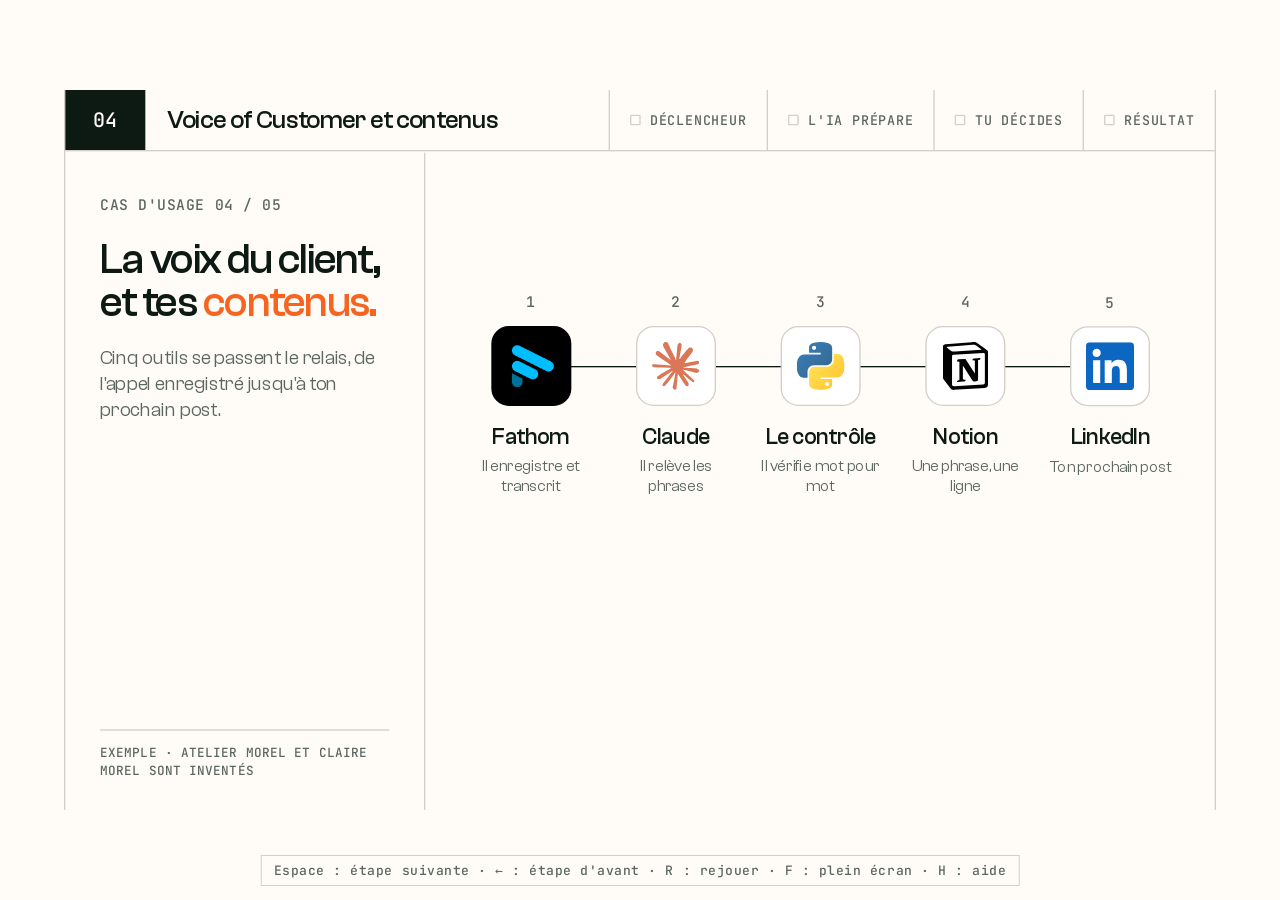
<file: video-5-cas-usage/outils/04-voice-of-customer/index.html>
<!doctype html>
<html lang="fr">
<head>
<meta charset="utf-8">
<meta name="viewport" content="width=device-width,initial-scale=1">
<meta name="robots" content="noindex">
<title>04 · Voice of Customer et contenus · les vrais outils</title>
<link rel="icon" href="../kit/logos/rama-logic_picto_ink.svg">
<link rel="stylesheet" href="../kit/outils.css">
<style>
/* Étape 0 : la chaîne des cinq outils (repris du cas 01) */
.chaine{position:absolute;left:48px;right:48px;top:210px;display:grid;grid-template-columns:repeat(5,1fr)}
.chaine .fil{position:absolute;left:10%;right:10%;top:110px;height:2px;background:var(--ink);transform-origin:0 50%}
.chaine .c{position:relative;display:flex;flex-direction:column;align-items:center;text-align:center;opacity:0}
.chaine .c .n{font-family:var(--mono);font-weight:500;font-size:22px;color:var(--slate);letter-spacing:.06em;height:32px}
.chaine .c .tuile{margin-top:18px}
.chaine .c .o{margin-top:26px;font-weight:500;font-size:34px;letter-spacing:-.02em}
.chaine .c .r{margin-top:8px;font-size:24px;line-height:1.25;color:var(--slate);max-width:190px}
.toi{position:absolute;left:48px;right:48px;bottom:72px;background:var(--ink);color:var(--cream);padding:34px 40px;opacity:0;display:flex;align-items:center;gap:40px}
.toi .lab{font-family:var(--mono);font-weight:500;font-size:22px;letter-spacing:.06em;text-transform:uppercase;color:var(--aloe-l);flex:none}
.toi .p{font-weight:500;font-size:40px;letter-spacing:-.025em;line-height:1.1}
.toi .p .hl{color:var(--flame)}
/* Tuile Fathom : le logo officiel est déjà sur fond noir */
.tuile.fath{background:#000;border-color:#000;overflow:hidden}
.tuile.fath img{width:100%;height:100%}

/* ================= Fathom (page d'un appel, transcription) ================= */
.fa{position:absolute;inset:0;background:#fff;font-family:Inter,sans-serif;color:#1C1D21;font-feature-settings:"cv11"}
.fa .fh{height:62px;border-bottom:1px solid #ECEDEF;display:flex;align-items:center;gap:12px;padding:0 24px;font-size:16px;color:#6B6F76}
.fa .fh img{width:30px;height:30px;border-radius:7px}
.fa .fh .lg{font-weight:700;font-size:18px;color:#1C1D21;margin-right:14px}
.fa .fh .sp{color:#C3C5CA}
.fa .fh b{color:#1C1D21;font-weight:600}
.fa .fh .pt{margin-left:auto;height:36px;padding:0 16px;border-radius:8px;background:#1C1D21;color:#fff;font-size:15px;font-weight:600;display:flex;align-items:center}
.fa .gc{position:absolute;left:0;top:62px;bottom:0;width:440px;padding:24px;border-right:1px solid #ECEDEF}
.fa .video{position:relative;width:392px;height:220px;border-radius:10px;background:#1E2027;overflow:hidden}
.fa .video .gr{position:absolute;left:50%;top:50%;width:92px;height:92px;margin:-56px 0 0 -46px;border-radius:50%;background:#6E56CF;color:#fff;display:grid;place-items:center;font-size:32px;font-weight:600}
.fa .video .nt{position:absolute;left:12px;bottom:12px;background:rgba(0,0,0,.55);color:#fff;font-size:13px;font-weight:500;padding:3px 8px;border-radius:5px}
.fa .video .pp{position:absolute;right:10px;top:10px;width:118px;height:74px;border-radius:7px;overflow:hidden;border:1px solid #3A3D46}
.fa .video .pp img{width:100%;height:100%;object-fit:cover}
.fa .video .pp span{position:absolute;left:5px;bottom:5px;background:rgba(0,0,0,.55);color:#fff;font-size:11px;padding:1px 6px;border-radius:4px}
.fa .prog{position:relative;margin-top:16px;height:6px;border-radius:3px;background:#E5E7EB}
.fa .prog i{position:absolute;left:0;top:0;bottom:0;width:100%;border-radius:3px;background:#00B4F0;transform-origin:0 50%}
.fa .prog b{position:absolute;left:0;top:-5px;width:16px;height:16px;margin-left:-8px;border-radius:50%;background:#fff;border:3px solid #00B4F0}
.fa .tps{display:flex;justify-content:space-between;margin-top:10px;font-size:13.5px;color:#6B6F76}
.fa .gc h3{margin-top:20px;font-size:22px;font-weight:700;letter-spacing:-.01em;line-height:1.25}
.fa .gc .mt{margin-top:6px;font-size:15px;color:#6B6F76}
.fa .gc .pl{margin-top:22px;font-size:13px;font-weight:600;letter-spacing:.04em;text-transform:uppercase;color:#8A8D93}
.fa .gc .pa{display:flex;align-items:center;gap:12px;margin-top:12px;font-size:15.5px;font-weight:500}
.fa .gc .pa small{display:block;font-size:13.5px;color:#6B6F76;font-weight:400}
.fa .gc .pa .a{width:34px;height:34px;border-radius:50%;flex:none;display:grid;place-items:center;font-size:13px;font-weight:600;color:#fff;background:#6E56CF;object-fit:cover}
.fa .dr{position:absolute;left:440px;right:0;top:62px;bottom:0}
.fa .ong{height:52px;border-bottom:1px solid #ECEDEF;display:flex;gap:30px;padding:0 26px;font-size:15.5px;color:#6B6F76;font-weight:500}
.fa .ong div{display:flex;align-items:center}
.fa .ong .on{color:#1C1D21;box-shadow:inset 0 -2px 0 #1C1D21}
.fa .vp{position:absolute;left:0;right:0;top:52px;bottom:0;overflow:hidden}
.fa .liste{position:absolute;left:0;right:0;top:0;padding:10px 0}
.fa .tour{display:flex;gap:14px;padding:12px 26px}
.fa .tour .av{width:34px;height:34px;border-radius:50%;flex:none;display:grid;place-items:center;font-size:13px;font-weight:600;color:#fff;background:#6E56CF;object-fit:cover}
.fa .tour .bd{flex:1;min-width:0}
.fa .tour .hd{display:flex;align-items:center;gap:10px;height:26px}
.fa .tour .nm{font-size:15.5px;font-weight:600}
.fa .tour .ts{font-size:14px;color:#0077A8;font-weight:500}
.fa .tour .tx{margin-top:3px;font-size:18px;line-height:1.45;color:#2B2D31}
.fa .mk{border-radius:3px;background-color:rgba(246,217,203,0);-webkit-box-decoration-break:clone;box-decoration-break:clone}
/* Étiquette posée par Claude sur une phrase relevée */
.fa .ty{margin-left:auto;display:flex;align-items:center;gap:7px;height:26px;padding:0 11px;border-radius:13px;background:#FBEDE6;border:1px solid #EFC3AE;color:#8E3F22;font-size:14px;font-weight:600;opacity:0}
.fa .ty img{width:14px;height:14px}
/* Mention de la charte, posée sur l'outil */
.meme{position:absolute;left:24px;right:24px;bottom:24px;background:var(--ink);color:var(--cream);font-family:var(--mono);font-weight:500;font-size:15px;letter-spacing:.06em;text-transform:uppercase;line-height:1.45;padding:14px 18px;border-radius:2px;display:flex;gap:12px;opacity:0}
.meme i{flex:none;width:10px;height:10px;margin-top:6px;background:var(--mind);border-radius:50%}

/* ================= Terminal clair du contrôle (Python) ================= */
.term{position:absolute;inset:0;background:#fff;font-family:var(--mono);color:#1D1D1F;font-size:21px;line-height:1.7;padding:26px 34px}
.term .ln{opacity:0;white-space:nowrap}
.term .pr{color:#8E8E93}
.term .gr{color:#6E6E73}
.term .vt{color:#1A7F37}
.term .rg{color:#CF222E}
.term .ec{color:#9A9AA0}
.term .sub{padding-left:33px}
.term .ic{display:inline-block;width:21px;height:21px;vertical-align:-3px;margin-right:12px}
.term .ic path{fill:none;stroke-width:3;stroke-linecap:round;stroke-linejoin:round}
.term .ic.v path{stroke:#1A7F37}.term .ic.x path{stroke:#CF222E}
.term .bil{display:inline-flex;align-items:center;gap:10px;margin-right:26px}
.term .bil i{width:12px;height:12px;border-radius:50%}

/* ================= Notion : base RL-Voice of Customer, fiche RL-SM Contents ================= */
#w-voc .main,#w-sm .main{left:0}
.no .top .rep{color:#91918E;font-size:17px;margin-right:4px}
.no .ico{display:inline-block;flex:none}
.no .tete h1 .ico{width:36px;height:36px}
#w-voc .vues .v{font-weight:500}
#w-voc .vues .v.on{background:#F1F1EF;color:#37352F}
#vue-dou{background:rgba(241,241,239,0)}
.no .filtres{display:flex;gap:8px;padding:10px 0 12px}
.no .filtres .pi{height:30px;padding:0 13px;border-radius:15px;border:1px solid rgba(35,131,226,.35);background:rgba(35,131,226,.06);color:#2383E2;font-size:14.5px;font-weight:500;display:flex;align-items:center;gap:6px}
.no .vtab{position:absolute;left:24px;right:24px;top:178px;margin:0}
#tabB{opacity:0}
.vtab .lignes{position:relative}
.vtab .tr.r{position:absolute;left:0;right:0;height:58px}
.no .tr>div.vb{white-space:normal;line-height:1.35;font-weight:500;color:#37352F}
.no .tr>div.lf{color:#37352F}
.no .tr>div.lf span{text-decoration:underline;text-decoration-color:rgba(55,53,47,.3);text-underline-offset:3px;overflow:hidden;text-overflow:ellipsis;white-space:nowrap}
.no .tr>div.c.vb,.no .tr>div.c.lf,.no .tr>div.c.ck{position:relative}
.no .t-red{background:#FFE2DD;color:#5D1715}
.no .t-orange{background:#FADEC9;color:#49290E}
.no .t-yellow{background:#FDECC8;color:#402C1B}
.no .t-green{background:#DBEDDB;color:#1C3829}
.no .t-blue{background:#D3E5EF;color:#183347}
.no .t-purple{background:#E8DEEE;color:#412454}
.no .t-pink{background:#F5E0E9;color:#4C2337}
.no .t-brown{background:#EEE0DA;color:#442A1E}
.no .t-gray{background:#E3E2E0;color:#32302C}
.no .tr .tag{border-radius:4px}
.no .tr>div.th2{flex-wrap:wrap;align-content:center;gap:4px;white-space:normal}
.no .tr>div.th2 .tag{height:22px;font-size:13.5px}
.no .tr>div.lf span{font-size:13.5px}
/* Case à cocher Notion */
.no .cbx{position:relative;width:18px;height:18px;border:1.5px solid #A5A29C;border-radius:3px;flex:none}
.no .cbx svg{position:absolute;left:-1.5px;top:-1.5px;width:18px;height:18px;border-radius:3px;background:#2383E2;opacity:0}
.no .cbx svg path{fill:none;stroke:#fff;stroke-width:2.2;stroke-linecap:round;stroke-linejoin:round}
.no .cbx.deja svg{opacity:1}
/* Fiche RL-SM Contents */
.no .pg{position:absolute;left:0;right:0;top:48px;bottom:0;padding:34px 120px 0}
.no .pg h1{font-size:40px;font-weight:700;letter-spacing:-.01em;color:#37352F;line-height:1.2}
.no .props{margin-top:20px;font-size:17px}
.no .props .p{display:flex;align-items:center;min-height:40px}
.no .props .k{width:190px;flex:none;display:flex;align-items:center;gap:9px;color:#787774}
.no .props .k .pic{width:16px;text-align:center;font-size:14px;color:#91918E}
.no .props .x{color:#37352F;display:flex;align-items:center;gap:6px}
.no .props .tag{border-radius:4px;height:27px;font-size:15.5px}
.no .pg .sep{height:1px;background:#E9E9E7;margin:16px 0 18px}
.no .pg .bp{font-size:19.5px;line-height:1.6;color:#37352F;margin-bottom:8px}
.no .pg .bp.f{font-weight:600}
.no .pg .callout{display:flex;gap:12px;align-items:flex-start;margin-top:18px;background:#F1F1EF;border-radius:4px;padding:16px 20px;font-size:17.5px;line-height:1.55;color:#37352F}
.no .pg .callout .e{font-size:19px;line-height:1.3}
.no .men{font-weight:500;white-space:nowrap}
.no .men .ico{width:17px;height:17px;vertical-align:-2px;margin-right:4px}
.no .men u{text-decoration-color:rgba(55,53,47,.3);text-underline-offset:3px}

/* ================= Résultat ================= */
.res{position:absolute;inset:0;padding:0 72px;display:flex;flex-direction:column;justify-content:center;background:var(--cream);opacity:0}
.res .lab{font-family:var(--mono);font-weight:500;font-size:24px;letter-spacing:.06em;text-transform:uppercase;color:var(--slate)}
.res .duo{display:flex;gap:96px;margin-top:20px}
.res .st .n{font-weight:600;font-size:150px;letter-spacing:-.035em;line-height:.95;color:var(--ink)}
.res .st .d{margin-top:10px;font-size:34px;font-weight:500;letter-spacing:-.02em;color:var(--slate)}
.res .filet{height:2px;background:var(--beige);margin:44px 0 36px}
.res .gros{display:flex;align-items:baseline;gap:30px;margin-top:10px;white-space:nowrap}
.res .gros .n{font-weight:600;font-size:200px;letter-spacing:-.035em;line-height:.9;color:var(--flame)}
.res .gros .n small{font-size:84px;letter-spacing:-.02em}
.res .gros .d{font-size:36px;font-weight:500;letter-spacing:-.02em;line-height:1.15;color:var(--ink);white-space:normal}
.res .petit{margin-top:28px;font-size:28px;line-height:1.3;letter-spacing:-.01em;color:var(--slate)}
</style>
</head>
<body>
<div id="stage">
  <div class="rail g"></div><div class="rail d"></div>
  <div class="barre">
    <div class="cas"><div class="num">04</div><div class="nom">Voice of Customer et contenus</div></div>
    <div class="temps">
      <div class="t"><b class="fd"></b><i></i><span>Déclencheur</span></div>
      <div class="t"><b class="fd"></b><i></i><span>L'IA prépare</span></div>
      <div class="t"><b class="fd"></b><i></i><span>Tu décides</span></div>
      <div class="t"><b class="fd"></b><i></i><span>Résultat</span></div>
    </div>
  </div>

  <!-- ===== Légendes, une par étape ===== -->
  <div class="legende">
    <div class="leg" id="leg0"><div class="lab">Cas d'usage 04 / 05</div>
      <h2>La voix du client, et tes <span class="hl">contenus.</span></h2>
      <p>Cinq outils se passent le relais, de l'appel enregistré jusqu'à ton prochain post.</p></div>
    <div class="leg" id="leg1"><div class="lab">Le déclencheur</div>
      <div class="outil"><div class="tuile fath"><img src="../kit/logos/fathom.png" alt=""></div>Fathom</div>
      <h2>Un appel enregistré et transcrit.</h2>
      <p>Le même enregistrement que pour le compte rendu. Chaque phrase garde qui l'a dite, et à quelle minute.</p></div>
    <div class="leg" id="leg2"><div class="lab">L'IA prépare</div>
      <div class="outil"><div class="tuile"><img src="../kit/logos/claude-icon.svg" alt=""></div>Claude</div>
      <h2>Claude relève les phrases qui comptent.</h2>
      <p>Douleurs, envies, objections, déclics. Quinze au plus par appel, chacune avec son type.</p></div>
    <div class="leg" id="leg3"><div class="lab">L'IA prépare</div>
      <div class="outil"><div class="tuile"><img src="img/python.svg" alt=""></div>Le contrôle</div>
      <h2>Chaque phrase est vérifiée mot pour mot.</h2>
      <p>Introuvable telle quelle dans la transcription, ou dite par toi et pas par le client : elle est écartée.</p></div>
    <div class="leg" id="leg4"><div class="lab">L'IA prépare</div>
      <div class="outil"><div class="tuile"><img src="../kit/logos/notion-icon.svg" alt=""></div>Notion</div>
      <h2>Chaque phrase devient une ligne.</h2>
      <p>Avec son type, son thème, le secteur, l'intensité et le lien vers l'appel. Ses mots, pas ton résumé.</p></div>
    <div class="leg" id="leg5"><div class="lab">Tu décides</div>
      <div class="outil"><div class="tuile"><img src="../kit/logos/notion-icon.svg" alt=""></div>Notion</div>
      <h2>Le vendredi, tu relis ce qui fait mal.</h2>
      <p>Les phrases exactes de la semaine. Tu coches celles qui méritent un contenu.</p></div>
    <div class="leg" id="leg6"><div class="lab">Tu décides</div>
      <div class="outil"><div class="tuile"><img src="../kit/logos/notion-icon.svg" alt=""></div>Notion</div>
      <h2>Ses mots ouvrent ton post.</h2>
      <p>Une fiche dans ta base de contenus : la phrase exacte en accroche, et le lien vers sa source.</p></div>
    <div class="leg" id="leg7"><div class="lab">Le résultat</div>
      <h2>Tes contenus parlent comme tes <span class="hl">clients.</span></h2>
      <p>Avant un post, une proposition commerciale ou ta newsletter, tu ouvres cette base.</p></div>
    <div class="exemple">Exemple · Atelier Morel et Claire Morel sont inventés</div>
  </div>

  <!-- ===== La scène ===== -->
  <div class="scene">

    <!-- Étape 0 : la chaîne -->
    <div class="chaine">
      <div class="fil"></div>
      <div class="c"><div class="n">1</div><div class="tuile fath"><img src="../kit/logos/fathom.png" alt=""></div><div class="o">Fathom</div><div class="r">Il enregistre et transcrit</div></div>
      <div class="c"><div class="n">2</div><div class="tuile"><img src="../kit/logos/claude-icon.svg" alt=""></div><div class="o">Claude</div><div class="r">Il relève les phrases</div></div>
      <div class="c"><div class="n">3</div><div class="tuile"><img src="img/python.svg" alt=""></div><div class="o">Le contrôle</div><div class="r">Il vérifie mot pour mot</div></div>
      <div class="c"><div class="n">4</div><div class="tuile"><img src="../kit/logos/notion-icon.svg" alt=""></div><div class="o">Notion</div><div class="r">Une phrase, une ligne</div></div>
      <div class="c"><div class="n">5</div><div class="tuile"><img src="../kit/logos/linkedin.svg" alt=""></div><div class="o">LinkedIn</div><div class="r">Ton prochain post</div></div>
    </div>
    <div class="toi"><div class="lab">Et toi</div><div class="p">Tu relis les phrases exactes, tu choisis ce qui devient un <span class="hl">contenu.</span></div></div>

    <!-- Étapes 1 et 2 : Fathom, la transcription -->
    <div class="fen" id="w-fa" style="left:36px;top:40px;width:1110px;height:900px">
      <div class="nav"><div class="feu"><b></b><b></b><b></b></div><div class="url"><span class="cad"></span>fathom.video/calls/834512907</div></div>
      <div class="corps"><div class="fa">
        <div class="fh"><img src="../kit/logos/fathom.png" alt=""><span class="lg">Fathom</span><span>Mes appels</span><span class="sp">/</span><b>Appel découverte · Atelier Morel</b><span class="pt">Partager</span></div>
        <div class="gc">
          <div class="video">
            <div class="gr">CM</div><div class="nt">Claire Morel</div>
            <div class="pp"><img src="../kit/img/sylvain-cal.png" alt=""><span>Sylvain</span></div>
          </div>
          <div class="prog" id="fa-prog"><i></i><b></b></div>
          <div class="tps"><span>Enregistrement</span><span>31:48</span></div>
          <h3>Appel découverte · Atelier Morel</h3>
          <div class="mt">jeu. 22 oct. 2026 · 14:00 · 31 min</div>
          <div class="pl">Participants</div>
          <div class="pa"><div class="a">CM</div><div>Claire Morel<small>Atelier Morel</small></div></div>
          <div class="pa"><img class="a" src="../kit/img/sylvain-cal.png" alt=""><div>Sylvain Ramaradjou<small>Rama Logic</small></div></div>
          <div class="meme" id="fa-meme"><i></i><span>Le même enregistrement que le compte rendu</span></div>
        </div>
        <div class="dr">
          <div class="ong"><div>Résumé</div><div class="on">Transcription</div><div>Demander à Fathom</div></div>
          <div class="vp"><div class="liste" id="fa-liste"></div></div>
        </div>
      </div></div>
    </div>

    <!-- Étape 2 : Claude relève les phrases -->
    <div class="fen" id="w-cl" style="left:14px;top:300px;width:452px;height:396px;border-color:var(--ink)">
      <div class="nav" style="background:#2A2A28;border-bottom-color:#3A3A37"><div class="feu"><b></b><b></b><b></b></div><div class="titre" style="color:#C9C7C2;font-family:var(--mono);font-weight:400;font-size:15px;margin-right:60px">claude · voc_extract</div></div>
      <div class="corps"><div class="ccode" id="cl" style="font-size:16px;padding:20px 22px">
        <div class="tete-cc ln" style="padding:10px 16px;margin-bottom:14px"><span class="et">✻</span><div>Claude Code<small style="font-size:13.5px">voc_extract · après chaque appel</small></div></div>
        <div class="ln cmd">&gt; <b>Relève les phrases qui comptent.</b></div>
        <div class="ln" style="height:10px"></div>
        <div class="ln"><span class="pt">●</span> <span class="tl">Fathom</span> · Lire la transcription</div>
        <div class="ln re" style="padding-left:24px">└ 31 min · Claire Morel et Sylvain</div>
        <div class="ln"><span class="pt">●</span> <span class="tl">Relever</span> les phrases du client</div>
        <div class="ln re" style="padding-left:24px">└ <span class="k">Douleur</span> 3 · <span class="k">Désir</span> 2</div>
        <div class="ln re" style="padding-left:24px">└ <span class="k">Objection</span> 1 · <span class="k">Déclencheur</span> 1</div>
        <div class="ln" style="height:10px"></div>
        <div class="ln fin">✻ 7 phrases proposées</div>
        <div class="ln re" style="padding-left:24px">15 au plus par appel</div>
      </div></div>
    </div>

    <!-- Étape 3 : le contrôle, dans un terminal -->
    <div class="fen" id="w-te" style="left:36px;top:40px;width:1110px;height:900px">
      <div class="nav"><div class="feu"><b></b><b></b><b></b></div><div class="titre" style="font-family:var(--mono);font-weight:400;font-size:16px">voc_extract · contrôle</div></div>
      <div class="corps"><div class="term" id="te"></div></div>
    </div>

    <!-- Étapes 4 et 5 : Notion, base RL-Voice of Customer -->
    <div class="fen" id="w-voc" style="left:36px;top:40px;width:1110px;height:900px">
      <div class="nav"><div class="feu"><b></b><b></b><b></b></div><div class="url"><img src="../kit/logos/notion-icon.svg" alt="">notion.so/ramalogic/RL-Voice-of-Customer</div></div>
      <div class="corps"><div class="no">
        <div class="main">
          <div class="top"><span class="rep">»</span><span>Marketing</span><span class="sp">/</span><span style="color:#37352F">RL-Voice of Customer</span><span class="dr"><span>Partager</span><span>☆</span><span>···</span></span></div>
          <div class="tete" style="padding:22px 24px 0"><h1><svg class="ico" viewBox="0 0 24 24"><path fill="#337EA9" d="M12 2.6l2.9 6 6.6.8-4.9 4.6 1.3 6.5L12 17.3l-5.9 3.2 1.3-6.5-4.9-4.6 6.6-.8z"/></svg>RL-Voice of Customer</h1>
            <div class="vues"><span class="v on" id="vue-tous">▦ Toutes les phrases</span><span class="v" id="vue-dou">▦ Douleurs de la semaine</span><span class="v">▦ À réutiliser</span>
              <span class="act"><span>⚲</span><span>⇅</span><span class="nv">Nouveau ▾</span></span></div></div>
          <div class="vtab table" id="tabA">
            <div class="tr th"><div style="width:300px">Aa Verbatim</div><div style="width:116px">▾ Type</div><div style="width:160px">▾ Thème</div><div style="width:158px">▾ Persona / secteur</div><div style="width:92px">▾ Intensité</div><div style="flex:1">↗ Lien Fathom</div></div>
            <div class="lignes" id="lignes-voc"></div>
          </div>
          <div class="vtab table" id="tabB">
            <div class="filtres"><span class="pi">Type : Douleur ▾</span><span class="pi">Date du call : cette semaine ▾</span></div>
            <div class="tr th"><div style="width:420px">Aa Verbatim</div><div style="width:112px">▾ Type</div><div style="width:184px">▾ Thème</div><div style="width:104px">▾ Intensité</div><div style="flex:1">☑ À réutiliser en contenu</div></div>
            <div class="lignes" id="lignes-dou"></div>
          </div>
        </div>
      </div></div>
    </div>

    <!-- Étape 6 : la fiche de contenu, base RL-SM Contents -->
    <div class="fen" id="w-sm" style="left:36px;top:40px;width:1110px;height:900px">
      <div class="nav"><div class="feu"><b></b><b></b><b></b></div><div class="url"><img src="../kit/logos/notion-icon.svg" alt="">notion.so/ramalogic/Un-Excel-que-personne-ne-met-a-jour</div></div>
      <div class="corps"><div class="no" id="sm">
        <div class="main">
          <div class="top"><span class="rep">»</span><span>Marketing</span><span class="sp">/</span><span>RL-SM Contents</span><span class="sp">/</span><span style="color:#37352F">Un Excel que personne ne met à jour</span><span class="dr"><span>Partager</span><span>☆</span><span>···</span></span></div>
          <div class="pg">
            <h1>Un Excel que personne ne met à jour</h1>
            <div class="props">
              <div class="p"><div class="k"><span class="pic">◉</span>Status</div><div class="x"><span class="tag t-purple">📝 Writing</span></div></div>
              <div class="p"><div class="k"><span class="pic">▾</span>Connection</div><div class="x"><span class="tag t-blue">LI@sylvain-ramaradjou</span></div></div>
              <div class="p"><div class="k"><span class="pic">▾</span>Post Type</div><div class="x"><span class="tag t-purple">Text</span></div></div>
              <div class="p"><div class="k"><span class="pic">≡</span>Accroche</div><div class="x" id="sm-acc" style="opacity:0">Le suivi des chantiers, c'est un Excel que personne ne met à jour.</div></div>
            </div>
            <div class="sep"></div>
            <div class="bp f">« Le suivi des chantiers, c'est un Excel que personne ne met à jour. »</div>
            <div class="bp">Une dirigeante m'a dit ça jeudi. Mot pour mot.</div>
            <div class="bp">Moi, j'aurais écrit « centraliser l'information ».</div>
            <div class="bp">Personne ne parle comme ça.</div>
            <div class="bp">Leurs mots, pas mon résumé.</div>
            <div class="callout bp" id="sm-src"><span class="e">💬</span><div>Phrase source : <span class="men"><svg class="ico" viewBox="0 0 24 24"><path fill="#337EA9" d="M12 2.6l2.9 6 6.6.8-4.9 4.6 1.3 6.5L12 17.3l-5.9 3.2 1.3-6.5-4.9-4.6 6.6-.8z"/></svg><u>Le suivi des chantiers, c'est un Excel que personne ne met à jour.</u></span><br>dans RL-Voice of Customer, appel découverte Atelier Morel du 22/10</div></div>
          </div>
        </div>
      </div></div>
    </div>

    <!-- Étape 7 : le résultat -->
    <div class="res" id="res">
      <div class="lab l1">Entre début août et mi-septembre</div>
      <div class="duo">
        <div class="st"><div class="n">49</div><div class="d">appels enregistrés</div></div>
        <div class="st"><div class="n">327</div><div class="d">phrases relevées</div></div>
      </div>
      <div class="filet"></div>
      <div class="lab l2">Avec le contrôle</div>
      <div class="gros"><div class="n">16<small> sur </small>16</div><div class="d">phrases retrouvées<br>mot pour mot</div></div>
      <div class="petit">Sans contrôle, sur deux appels vérifiés : 5 phrases sur 29 n'existaient pas telles quelles.</div>
    </div>
  </div>

  <svg id="souris" viewBox="0 0 28 36"><path d="M2 2 L2 28 L8.5 22 L13 32.5 L17 30.8 L12.6 20.5 L21.5 20.5 Z" fill="#0D1A14" stroke="#FFFCF7" stroke-width="2" stroke-linejoin="round"/></svg>
  <div id="clic"></div>
</div>
<div id="aide"></div>

<script src="../kit/gsap.min.js"></script>
<script src="../kit/pilote.js"></script>
<script>
// ---------- Contenus répétés, posés avant la mesure des positions ----------
(function () {
  const SYL = '<img class="av" src="../kit/img/sylvain-cal.png" alt="">';
  const CLA = '<div class="av">CM</div>';
  const ty = (t) => `<span class="ty"><img src="../kit/logos/claude-icon.svg" alt="">${t}</span>`;
  // Transcription Fathom : [id, locuteur, minute, texte, type relevé par Claude]
  const tours = [
    ["t1", "s", "00:04", "Bonjour Claire, merci d'avoir pris ce créneau."],
    ["t2", "c", "00:09", "Bonjour ! Avec plaisir."],
    ["t3", "c", "01:20", "Je suis co-gérante d'un atelier d'architecture. On est dix-huit."],
    ["t4", "s", "02:41", "Racontez-moi une semaine type à l'atelier."],
    ["t5", "c", "03:12", "On a douze chantiers en cours. <span class=\"mk\">Le suivi des chantiers, c'est un Excel que personne ne met à jour.</span>", "Douleur"],
    ["t6", "c", "05:40", "Les devis, c'est moi. <span class=\"mk\">Je passe mes soirées à refaire les devis.</span>", "Douleur"],
    ["t7", "s", "06:02", "<span class=\"mk\">Donc, si je reformule, vous voulez centraliser l'information ?</span>", "Désir"],
    ["t8", "c", "08:15", "Pas vraiment. <span class=\"mk\">Ce que je veux, c'est ouvrir un seul écran le lundi matin.</span>", "Désir"],
    ["t9", "c", "11:30", "<span class=\"mk\">On a déjà essayé Notion, l'équipe a lâché au bout d'un mois.</span>", "Objection"],
    ["t10", "c", "14:05", "<span class=\"mk\">Le jour où on a perdu un chantier faute de relance, j'ai appelé.</span>", "Déclencheur"],
    ["t11", "s", "14:31", "C'est-à-dire ? Racontez-moi ce jour-là."],
  ];
  document.getElementById("fa-liste").innerHTML = tours.map(([id, q, ts, tx, t]) =>
    `<div class="tour" id="${id}">${q === "s" ? SYL : CLA}<div class="bd"><div class="hd"><span class="nm">${q === "s" ? "Sylvain Ramaradjou" : "Claire Morel"}</span>` +
    `<span class="ts">${ts}</span>${t ? ty(t) : ""}</div><div class="tx">${tx}</div></div></div>`).join("");

  // Le contrôle : les 7 phrases proposées par Claude, une par une
  const V = '<svg class="ic v" viewBox="0 0 20 20"><path d="M3.5 10.5l4.2 4.2L16.5 5.5"/></svg>';
  const X = '<svg class="ic x" viewBox="0 0 20 20"><path d="M4.5 4.5l11 11M15.5 4.5l-11 11"/></svg>';
  const ctl = [
    [1, "Le suivi des chantiers, c'est un Excel que personne ne met à jour.", "retrouvée mot pour mot · Claire Morel, 03:12"],
    [1, "Je passe mes soirées à refaire les devis.", "retrouvée mot pour mot · Claire Morel, 05:40"],
    [0, "Le suivi de chantier est éclaté entre plusieurs outils.", "reformulée, introuvable dans la transcription"],
    [0, "Donc, si je reformule, vous voulez centraliser l'information ?", "dite par Sylvain, pas par le client"],
    [1, "Ce que je veux, c'est ouvrir un seul écran le lundi matin.", "retrouvée mot pour mot · Claire Morel, 08:15"],
    [1, "On a déjà essayé Notion, l'équipe a lâché au bout d'un mois.", "retrouvée mot pour mot · Claire Morel, 11:30"],
    [1, "Le jour où on a perdu un chantier faute de relance, j'ai appelé.", "retrouvée mot pour mot · Claire Morel, 14:05"],
  ];
  document.getElementById("te").innerHTML =
    '<div class="ln h"><span class="pr">$</span> python3 voc_extract.py</div>' +
    '<div class="ln h gr">Appel découverte · Atelier Morel · 7 phrases proposées par Claude</div>' +
    '<div class="ln h gr">Règle : la phrase est dans la transcription, mot pour mot, dite par le client.</div>' +
    '<div class="ln h" style="height:14px"></div>' +
    ctl.map(([ok, ph, v], k) =>
      `<div class="ln it it${k}">${ok ? V : X}<span class="${ok ? "" : "ec"}">« ${ph} »</span></div>` +
      `<div class="ln it it${k} sub ${ok ? "vt" : "rg"}">└ ${v}</div>`).join("") +
    '<div class="ln bi" style="height:14px"></div>' +
    '<div class="ln bi"><span class="bil vt"><i style="background:#1A7F37"></i>5 gardées</span><span class="bil rg"><i style="background:#CF222E"></i>2 écartées</span><span class="gr">· écrites dans Notion</span></div>';

  // Base RL-Voice of Customer : les 5 nouvelles lignes en haut, puis celles d'autres appels
  const tg = (n, c) => `<span class="tag t-${c}">${n}</span>`;
  const TYP = { D: tg("Douleur", "red"), S: tg("Désir", "green"), O: tg("Objection", "orange"), C: tg("Déclencheur", "purple") };
  const INT = { F: tg("Forte", "red"), M: tg("Moyenne", "yellow") };
  const BTP = tg("BTP / ingénierie", "orange");
  const lignes = [
    ["Le suivi des chantiers, c'est un Excel que personne ne met à jour.", "D", tg("Chaos & désordre", "red"), BTP, "F", "834512907"],
    ["Je passe mes soirées à refaire les devis.", "D", tg("Charge mentale", "pink"), BTP, "F", "834512907"],
    ["Ce que je veux, c'est ouvrir un seul écran le lundi matin.", "S", tg("Pilotage & vision", "purple"), BTP, "M", "834512907"],
    ["On a déjà essayé Notion, l'équipe a lâché au bout d'un mois.", "O", tg("Adoption équipe", "brown"), BTP, "F", "834512907"],
    ["Le jour où on a perdu un chantier faute de relance, j'ai appelé.", "C", tg("Process & structure", "brown"), BTP, "F", "834512907"],
    ["Tout est recensé quelque part, je ne sais jamais où.", "D", tg("Chaos & désordre", "red") + tg("Charge mentale", "pink"), BTP, "F", "829104455"],
    ["On a beaucoup d'emails auxquels on n'arrive pas à répondre.", "D", tg("Chaos & désordre", "red"), tg("Cabinet conseil", "purple"), "F", "811230876"],
    ["C'est toujours les mêmes devis.", "D", tg("Charge mentale", "pink") + tg("Gain de temps", "green"), BTP, "F", "798442310"],
    ["Et nous, on n'a pas trop de visibilité.", "D", tg("Pilotage & vision", "purple") + tg("Centralisation", "blue"), tg("Scale-up", "red"), "F", "826551904"],
  ];
  document.getElementById("lignes-voc").innerHTML = lignes.map((l, k) =>
    `<div class="tr r${k < 5 ? " nv" : " an"}" id="voc${k}" style="top:${k * 58}px">${k < 5 ? '<b class="fond"></b>' : ""}` +
    `<div class="c vb" style="width:300px">${l[0]}</div><div class="c" style="width:116px">${TYP[l[1]]}</div><div class="c th2" style="width:160px">${l[2]}</div>` +
    `<div class="c" style="width:158px">${l[3]}</div><div class="c" style="width:92px">${INT[l[4]]}</div><div class="c lf" style="flex:1"><span>fathom.video/calls/${l[5]}</span></div></div>`).join("");

  // Vue « Douleurs de la semaine » : filtre Type = Douleur
  const CB = (id, deja) => `<span class="cbx${deja ? " deja" : ""}"${id ? ` id="${id}"` : ""}><svg viewBox="0 0 18 18"><path d="M4.5 9.5l3 3 6-7"/></svg></span>`;
  const dou = [0, 1, 5, 6, 7, 8];
  document.getElementById("lignes-dou").innerHTML = dou.map((i, k) => {
    const l = lignes[i];
    return `<div class="tr r" id="dou${k}" style="top:${k * 58}px">${k === 0 ? '<b class="fond"></b>' : ""}` +
      `<div class="c vb" style="width:420px">${l[0]}</div><div class="c" style="width:112px">${TYP[l[1]]}</div><div class="c th2" style="width:184px">${l[2]}</div>` +
      `<div class="c" style="width:104px">${INT[l[4]]}</div><div class="c ck" style="flex:1">${CB(k === 0 ? "cb0" : "", i === 5)}</div></div>`;
  }).join("");
})();

RL.construire(function (R) {
  const { tl } = R;
  const H = 58;                                   // hauteur d'une ligne de la base
  const DEFIL = -(document.getElementById("t5").offsetTop - 6);   // la transcription défile jusqu'à 03:12
  // États de départ
  gsap.set("#fa-prog i", { scaleX: 0.04 });
  gsap.set("#fa-prog b", { x: 392 * 0.04 });
  gsap.set("#lignes-voc .an", { y: -5 * H });
  gsap.set("#lignes-voc .nv", { opacity: 0 });
  gsap.set("#sm .bp", { opacity: 0, y: 16 });
  R.sourisPose({ x: 1700, y: 1000 });

  // 0 · La chaîne des cinq outils
  R.etape((S) => {
    R.phase(-1, S);
    R.legende(0, S);
    R.entre(".chaine .c", S + 0.3, { st: 0.12 });
    tl.fromTo(".chaine .fil", { scaleX: 0 }, { scaleX: 1, duration: 1.2, ease: "expo.out" }, S + 0.4);
    R.entre(".toi", S + 1.4);
    return 2.1;
  });

  // 1 · Fathom : l'appel est transcrit, la transcription défile
  R.etape((S) => {
    R.phase(0, S);
    R.legende(1, S);
    R.sort(".chaine .c, .chaine .fil, .toi", S, 0.3);
    R.fenetre("#w-fa", S + 0.3);
    tl.to("#fa-liste", { y: DEFIL, duration: 2.1, ease: "power2.inOut" }, S + 1.0);
    tl.to("#fa-prog i", { scaleX: 0.46, duration: 2.1, ease: "power2.inOut" }, S + 1.0);
    tl.to("#fa-prog b", { x: 392 * 0.46, duration: 2.1, ease: "power2.inOut" }, S + 1.0);
    R.entre("#fa-meme", S + 2.7, { y: 16 });
    return 3.5;
  });

  // 2 · Claude relève les phrases : elles s'allument, chacune reçoit son type
  R.etape((S) => {
    R.phase(1, S);
    R.legende(2, S);
    R.sort("#fa-meme", S, 0.2);
    R.fenetre("#w-cl", S + 0.2);
    const ln = gsap.utils.toArray("#cl .ln");
    // en-tête, consigne, lecture de la transcription
    ln.slice(0, 5).forEach((el, k) => tl.to(el, { opacity: 1, duration: 0.15 }, S + 0.7 + k * 0.2));
    tl.to(ln[5], { opacity: 1, duration: 0.15 }, S + 1.7);
    ["t5", "t6", "t7", "t8", "t9", "t10"].forEach((id, k) => {
      const t = S + 1.8 + k * 0.38;
      tl.to(`#${id} .mk`, { backgroundColor: "rgba(246,217,203,1)", duration: 0.3 }, t);
      tl.fromTo(`#${id} .ty`, { opacity: 0, x: 12 }, { opacity: 1, x: 0, duration: 0.4, ease: "expo.out" }, t + 0.05);
    });
    tl.to(ln[6], { opacity: 1, duration: 0.15 }, S + 2.6);
    tl.to(ln[7], { opacity: 1, duration: 0.15 }, S + 3.3);
    tl.to(ln.slice(8), { opacity: 1, duration: 0.15, stagger: 0.18 }, S + 4.0);
    return 4.6;
  });

  // 3 · Le contrôle : chaque phrase passe, une par une
  R.etape((S) => {
    R.legende(3, S);
    R.ferme("#w-cl", S);
    R.ferme("#w-fa", S + 0.05);
    R.fenetre("#w-te", S + 0.3);
    tl.to("#te .h", { opacity: 1, duration: 0.15, stagger: 0.18 }, S + 0.8);
    for (let k = 0; k < 7; k++) {
      const t = S + 1.5 + k * 0.4;
      tl.to(`#te .it${k}:not(.sub)`, { opacity: 1, duration: 0.15 }, t);
      tl.to(`#te .it${k}.sub`, { opacity: 1, duration: 0.2 }, t + 0.18);
    }
    tl.to("#te .bi", { opacity: 1, duration: 0.25, stagger: 0.1 }, S + 4.4);
    return 4.9;
  });

  // 4 · Notion : les 5 phrases gardées entrent en haut de la base
  R.etape((S) => {
    R.legende(4, S);
    R.ferme("#w-te", S);
    R.fenetre("#w-voc", S + 0.3);
    tl.to("#lignes-voc .an", { y: 0, duration: 0.6, ease: "expo.out" }, S + 1.1);
    tl.to("#lignes-voc .nv", { opacity: 1, duration: 0.3, stagger: 0.32 }, S + 1.25);
    tl.to("#lignes-voc .nv .fond", { opacity: 1, duration: 0.3, stagger: 0.32 }, S + 1.25);
    tl.to("#lignes-voc .nv .fond", { opacity: 0.5, duration: 0.6 }, S + 3.3);
    return 3.9;
  });

  // 5 · Le vendredi : la vue des douleurs, et la case cochée
  R.etape((S) => {
    R.phase(2, S);
    R.legende(5, S);
    tl.set("#souris", { x: 1560, y: 1010 }, S);
    R.montre(S + 0.1);
    R.souris("#vue-dou", S + 0.2, 0.8);
    R.clic(S + 1.05);
    tl.to("#vue-tous", { backgroundColor: "rgba(241,241,239,0)", color: "#787774", duration: 0.2 }, S + 1.1);
    tl.to("#vue-dou", { backgroundColor: "rgba(241,241,239,1)", color: "#37352F", duration: 0.2 }, S + 1.1);
    tl.to("#tabA", { opacity: 0, duration: 0.2 }, S + 1.1);
    tl.to("#tabB", { opacity: 1, duration: 0.35 }, S + 1.25);
    R.souris("#cb0", S + 1.9, 0.8);
    R.clic(S + 2.75);
    tl.to("#cb0 svg", { opacity: 1, duration: 0.12 }, S + 2.8);
    tl.to("#dou0 .fond", { opacity: 0.6, duration: 0.3 }, S + 2.8);
    tl.to("#souris", { x: "+=46", y: "+=34", duration: 0.45, ease: "power2.out" }, S + 3.05);
    return 3.6;
  });

  // 6 · La fiche de contenu : ses mots ouvrent le post
  R.etape((S) => {
    R.legende(6, S);
    R.cache(S);
    R.ferme("#w-voc", S + 0.1);
    R.fenetre("#w-sm", S + 0.4);
    tl.to("#sm .bp", { opacity: 1, y: 0, duration: 0.5, ease: "expo.out", stagger: 0.4 }, S + 1.1);
    tl.to("#sm-acc", { opacity: 1, duration: 0.3 }, S + 1.1);
    return 3.8;
  });

  // 7 · Le résultat
  R.etape((S) => {
    R.phase(3, S);
    R.legende(7, S);
    R.ferme("#w-sm", S);
    tl.to("#res", { opacity: 1, duration: 0.4 }, S + 0.2);
    R.entre("#res .l1", S + 0.3);
    R.entre("#res .st", S + 0.45, { st: 0.12 });
    tl.fromTo("#res .filet", { scaleX: 0, transformOrigin: "0 50%" }, { scaleX: 1, duration: 0.8, ease: "expo.out" }, S + 0.9);
    R.entre("#res .l2", S + 1.1);
    R.entre("#res .gros", S + 1.25);
    R.entre("#res .petit", S + 1.6);
    return 2.3;
  });
});
</script>
</body>
</html>
</file>
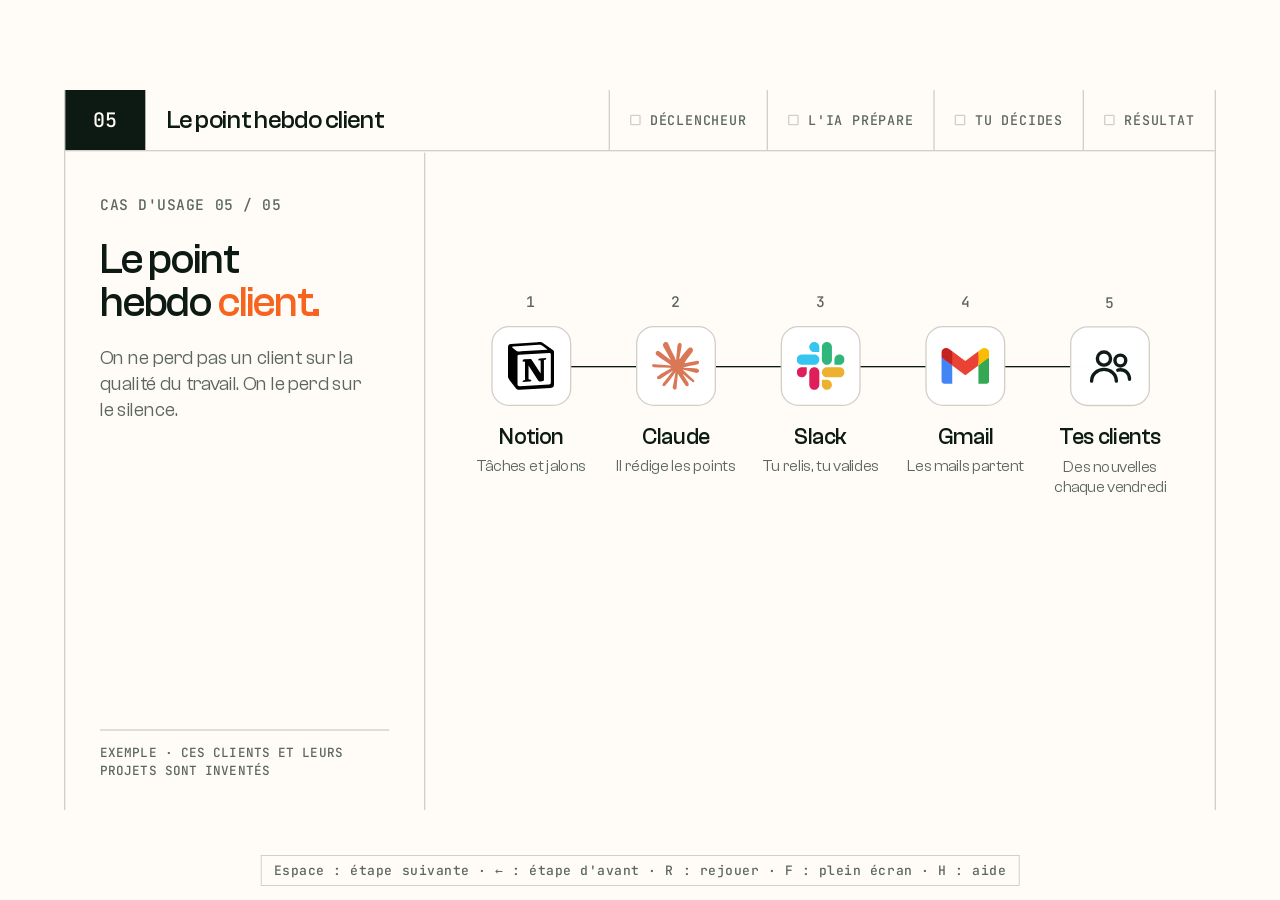
<file: video-5-cas-usage/outils/05-point-hebdo/index.html>
<!doctype html>
<html lang="fr">
<head>
<meta charset="utf-8">
<meta name="viewport" content="width=device-width,initial-scale=1">
<meta name="robots" content="noindex">
<title>05 · Le point hebdo client · les vrais outils</title>
<link rel="icon" href="../kit/logos/rama-logic_picto_ink.svg">
<link rel="stylesheet" href="../kit/outils.css">
<style>
/* ===== Étape 0 : la chaîne des cinq maillons (repris du cas 01) ===== */
.chaine{position:absolute;left:48px;right:48px;top:210px;display:grid;grid-template-columns:repeat(5,1fr)}
.chaine .fil{position:absolute;left:10%;right:10%;top:110px;height:2px;background:var(--ink);transform-origin:0 50%}
.chaine .c{position:relative;display:flex;flex-direction:column;align-items:center;text-align:center;opacity:0}
.chaine .c .n{font-family:var(--mono);font-weight:500;font-size:22px;color:var(--slate);letter-spacing:.06em;height:32px}
.chaine .c .tuile{margin-top:18px}
.chaine .c .o{margin-top:26px;font-weight:500;font-size:34px;letter-spacing:-.02em}
.chaine .c .r{margin-top:8px;font-size:24px;line-height:1.25;color:var(--slate);max-width:190px}
.toi{position:absolute;left:48px;right:48px;bottom:72px;background:var(--ink);color:var(--cream);padding:34px 40px;opacity:0;display:flex;align-items:center;gap:40px}
.toi .lab{font-family:var(--mono);font-weight:500;font-size:22px;letter-spacing:.06em;text-transform:uppercase;color:var(--aloe-l);flex:none}
.toi .p{font-weight:500;font-size:40px;letter-spacing:-.025em;line-height:1.1}
.toi .p .hl{color:var(--flame)}
.tuile svg.ic{width:62%;height:62%}

/* Tuile « calendrier » (pas un logo : une feuille d'éphéméride à la charte) */
.tuile.feuille{display:flex;flex-direction:column;align-items:stretch;justify-items:stretch;overflow:hidden;background:var(--cream);border-color:var(--ink)}
.feuille .b{height:30%;background:var(--ink);color:var(--cream);font-family:var(--mono);font-weight:500;font-size:13px;letter-spacing:.06em;display:grid;place-items:center}
.feuille .n{flex:1;display:grid;place-items:center;font-weight:500;font-size:32px;letter-spacing:-.03em;line-height:1}

/* ===== Étape 1 : la feuille du vendredi, posée sur Notion ===== */
.calend{position:absolute;right:72px;top:640px;width:440px;background:var(--cream);border:3px solid var(--ink);border-radius:2px;opacity:0;z-index:20}
.calend .ct{height:52px;background:var(--ink);color:var(--cream);display:flex;align-items:center;justify-content:space-between;padding:0 22px;font-family:var(--mono);font-weight:500;font-size:19px;letter-spacing:.06em;text-transform:uppercase}
.calend .ct i{width:10px;height:10px;border-radius:50%;background:var(--mind);display:inline-block;margin-right:12px}
.calend .cb{display:flex;align-items:flex-end;justify-content:space-between;padding:16px 22px 14px}
.calend .jour{font-weight:600;font-size:104px;line-height:.9;letter-spacing:-.04em}
.calend .mois{margin-top:8px;font-size:24px;color:var(--slate);letter-spacing:-.01em}
.calend .heure{position:relative;overflow:hidden;width:132px;height:52px;font-family:var(--mono);font-weight:500;font-size:44px;letter-spacing:-.01em}
.calend .heure span{position:absolute;right:0;bottom:4px;line-height:1}
.calend .cp{border-top:2px solid var(--beige);height:54px;display:flex;align-items:center;justify-content:space-between;padding:0 22px;font-family:var(--mono);font-weight:500;font-size:16px;white-space:nowrap;letter-spacing:.06em;text-transform:uppercase;color:var(--slate)}
.calend .cp b{font-weight:500;color:var(--ink);opacity:0}

/* Notion : statuts et phases de RL-Customers Projects */
.no .t-bl i{background:#5B97BD}
.no .t-ja{background:#FBF3DB;color:#402C1B}
.no .rel{color:#37352F;border-bottom:1px solid #D3D1CB;line-height:1.3}
.no .tr.off{color:#91918E}

/* Claude Code : noms des clients alignés en colonne */
#term .re .cl{display:inline-block;width:16ch}

/* ===== Étape 3 : la ligne RL-Points hebdo et l'image du mail ===== */
.vp{position:absolute;left:0;right:0;top:48px;bottom:0;overflow:hidden}
.defile{padding:22px 150px 80px}
.defile h1{font-size:38px;font-weight:700;letter-spacing:-.01em;color:#37352F;display:flex;align-items:center;gap:14px}
.props{margin-top:16px;padding-bottom:18px;border-bottom:1px solid #EDEDEC}
.pr{display:flex;align-items:center;height:36px;font-size:15.5px}
.pr .k{width:190px;flex:none;color:#787774;display:flex;align-items:center;gap:9px}
.pr .k s{text-decoration:none;width:18px;text-align:center;color:#9B9A97}
.pr .v{color:#37352F;display:flex;align-items:center;gap:8px}
.img-mail{position:relative;margin-top:26px;width:748px;border-radius:3px;overflow:hidden}

/* Le mail du point hebdo, reproduit d'après point_hebdo/render.py (valeurs du gabarit, puis × 1,1) */
.mail{position:absolute;left:0;top:0;width:680px;transform:scale(1.1);transform-origin:0 0;background:#EFEBE2;padding:32px 12px 36px;
  font-family:-apple-system,BlinkMacSystemFont,"Segoe UI",Helvetica,Inter,sans-serif;color:#0D1A14;-webkit-font-smoothing:antialiased}
.mail .shell{width:600px;margin:0 auto}
.mail .mast{background:#475E54;padding:20px 32px 18px;display:flex;align-items:center;justify-content:space-between}
.mail .mast img{width:104px;height:44px}
.mail .mast span{font-size:11px;font-weight:600;letter-spacing:.14em;color:#B4C6BE}
.mail .accent{height:4px;background:#DFE971}
.mail .pave{background:#FFFCF7;border-top:1px solid #D2CFC9;padding:28px 32px 30px}
.mail .pave.ent{border-top:none;padding:36px 32px 32px}
.mail .h1{font-family:Georgia,"Times New Roman",Times,serif;font-size:30px;font-weight:400;line-height:1.14;letter-spacing:-.01em}
.mail .sem{margin-top:15px;font-size:12px;letter-spacing:.04em;line-height:1.5;color:#5C6661}
.mail .sal{margin-top:30px;font-size:15px;line-height:1.6}
.mail .intro{margin-top:10px;font-size:15px;line-height:1.68;color:#5C6661}
.mail .lab{margin:0 0 16px;font-size:11px;font-weight:700;letter-spacing:.14em;line-height:1.3;color:#475E54;text-transform:uppercase}
.mail .meteo{display:flex;align-items:center;justify-content:space-between}
.mail .meteo .g{display:flex;align-items:center;gap:12px;font-family:Georgia,"Times New Roman",Times,serif;font-size:20px;line-height:1.25}
.mail .meteo .g i{width:10px;height:10px;background:#C8832F}
.mail .meteo .pc{font-family:Georgia,"Times New Roman",Times,serif;font-size:24px;line-height:1.1}
.mail .barre-av{display:flex;height:8px;margin-top:16px}
.mail .barre-av .f{width:45%;background:#475E54}.mail .barre-av .t{flex:1;background:#D2CFC9}
.mail .metas{margin-top:26px}
.mail .meta{display:flex;justify-content:space-between;padding-bottom:10px}
.mail .meta .k{font-size:10px;font-weight:700;letter-spacing:.1em;line-height:1.6;color:#5C6661;text-transform:uppercase;padding-top:1px}
.mail .meta .v{font-size:14px;line-height:1.5}.mail .meta .v span{color:#5C6661}
.mail .jl{display:flex;align-items:flex-start;line-height:22px}
.mail .jl .gl{width:24px;flex:none;font-size:13px}
.mail .jl .lb{flex:1;font-size:14px;color:#5C6661}
.mail .jl .dt{font-size:12px;color:#5C6661}
.mail .jl.ok .gl{color:#6A8D7E}.mail .jl.av .gl{color:#6A8D7E}
.mail .jl.now .gl{color:#475E54}.mail .jl.now .lb{color:#0D1A14;font-weight:700}.mail .jl.now .dt{font-weight:700}
.mail .conn{width:2px;height:12px;background:#D2CFC9;margin:2px 0 2px 6px}
.mail .pu{display:flex;gap:12px;padding-bottom:13px}
.mail .pu:last-child{padding-bottom:0}
.mail .pu i{width:6px;height:6px;background:#6A8D7E;flex:none;margin-top:9px}
.mail .pu span{font-size:15px;line-height:1.62}
.mail .bande{border-top:1px solid #D2CFC9;background:#F6FBC6;display:flex}
.mail .bande .r{width:4px;background:#9FA55F;flex:none}
.mail .bande .in{padding:28px 32px 30px;flex:1}
.mail .bande .lab{color:#0D1A14}
.mail .bande .pu i{background:#9FA55F}
.mail .pill{display:inline-block;background:#DFE971;color:#0D1A14;font-size:12px;font-weight:700;line-height:18px;padding:2px 9px;border-radius:8px;white-space:nowrap}
.mail .concl{font-size:15px;line-height:1.68;color:#5C6661;margin-bottom:30px}
.mail .sig{font-size:15px;font-weight:700;line-height:1.5}
.mail .role{margin-top:3px;font-size:13px;color:#5C6661}
.mail .pied{padding:20px 12px 0;text-align:center;font-size:10px;font-weight:700;letter-spacing:.22em;color:#5C6661}

/* ===== Slack : canal #rl-clients, message de Claude, fil ===== */
#w-sl .sl .side .ch.actif .halo{opacity:1}
#w-sl .sl .side .ch.actif{color:#39063A;font-weight:700}
#w-sl .sl .m>.tb{position:absolute;top:-14px;right:24px;display:flex;gap:2px;background:#fff;border:1px solid #DDDDDD;border-radius:8px;padding:3px;opacity:0;z-index:3}
#w-sl .tb span{width:36px;height:32px;border-radius:5px;display:grid;place-items:center;font-size:17px}
#w-sl .tb svg{width:20px;height:20px;stroke:#1D1C1D;fill:none;stroke-width:1.8;stroke-linejoin:round}
#w-sl .sl .m>.survol{position:absolute;inset:0;background:#F8F8F8;opacity:0}
#w-sl .lst{margin-top:8px}
#w-sl .pl{display:flex;align-items:center;height:31px;opacity:0}
#w-sl .pl .c1{width:22px;color:#616061}
#w-sl .pl .c2{width:160px;font-weight:700}
#w-sl .pl .c3{width:178px}
#w-sl .pl .c4{width:64px}
#w-sl .pl a{color:#1264A3}
#w-sl .act-s{display:flex;gap:10px;margin-top:14px;opacity:0}
#w-sl .bt-s{position:relative;display:inline-flex;align-items:center;height:38px;padding:0 15px;border-radius:5px;font-weight:700;font-size:16px;white-space:nowrap}
#w-sl .bt-s.vert{background:#007A5A;color:#fff}
#w-sl .bt-s.vert .presse{position:absolute;inset:0;border-radius:5px;background:#005E46;opacity:0}
#w-sl .bt-s.vert span{position:relative}
#w-sl .bt-s.gris{background:#fff;color:#1D1C1D;border:1px solid rgba(29,28,29,.3)}
#w-sl .valide{position:absolute;left:0;top:14px;height:38px;display:flex;align-items:center;gap:8px;font-size:17px;color:#1D1C1D;opacity:0;white-space:nowrap}
#w-sl .valide .gris{color:#616061}
#w-sl .zone-act{position:relative;height:52px}
#w-sl .reps{display:flex;align-items:center;gap:8px;margin-top:8px;font-size:15px;opacity:0}
#w-sl .reps img{width:24px;height:24px;border-radius:5px;object-fit:cover;border:1px solid #EEE}
#w-sl .reps b{color:#1264A3;font-weight:700}
#w-sl .reps span{color:#616061}
#w-sl .av.photo{border:none;overflow:hidden}
#w-sl .av.photo img{width:46px;height:46px;object-fit:cover}
/* Le fil s'ouvre par-dessus le canal (fenêtre étroite) */
#fil{position:absolute;inset:0;background:#fff;opacity:0;z-index:6;border-left:1px solid #E8E8E8}
#fil .fh{height:60px;border-bottom:1px solid #E8E8E8;display:flex;align-items:center;gap:12px;padding:0 14px 0 22px}
#fil .fh b{font-size:20px;font-weight:900}
#fil .fh span{font-size:15px;color:#616061}
#fil .fh .x{margin-left:auto;width:38px;height:38px;border-radius:6px;display:grid;place-items:center;color:#1D1C1D;font-size:20px}
#fil .fc{position:absolute;left:0;right:0;top:60px;bottom:116px;padding:10px 0;overflow:hidden}
#fil .nrep{position:relative;display:flex;align-items:center;gap:12px;margin:6px 22px 4px;height:22px;font-size:14px;color:#616061}
#fil .nrep::after{content:"";flex:1;height:1px;background:#E8E8E8}
#fil .nrep .a,#fil .nrep .b{opacity:0}
#fil .nrep .b{position:absolute;left:0}
#fil .m.rep{opacity:0}
#fil-compo{position:absolute;left:22px;right:22px;bottom:18px;height:82px;border:1px solid #BBBBBB;border-radius:10px;padding:13px 16px;font-size:17px}
#fil-compo .attente{position:absolute;left:16px;top:13px;color:#868686}
#fil-compo .tx{position:absolute;left:16px;right:60px;top:13px;color:#1D1C1D;opacity:0;line-height:1.35}
#fil-send{position:absolute;right:10px;bottom:9px;width:38px;height:30px;border-radius:5px;background:#E8E8E8;display:grid;place-items:center}
#fil-send b{position:absolute;inset:0;border-radius:5px;background:#007A5A;opacity:0}
#fil-send svg{position:relative;width:17px;height:17px;fill:#fff}

/* ===== Gmail, Envoyés ===== */
#w-gm .gm .boite .case,#w-gm .gm .l .case{width:18px;height:18px;border:2px solid #A8A8A8;border-radius:2px;flex:none}
#w-gm .gm .barre-o .case{border-color:#747775}
#w-gm .gm .l .a{color:#5E5E5E}
#w-gm .gm .l .fond{position:absolute;inset:0;background:#FEF7E0;opacity:0}
#w-gm .gm .l>*:not(.fond){position:relative}
#w-gm .gm .l.nv{background:#fff}
</style>
</head>
<body>
<div id="stage">
  <div class="rail g"></div><div class="rail d"></div>
  <div class="barre">
    <div class="cas"><div class="num">05</div><div class="nom">Le point hebdo client</div></div>
    <div class="temps">
      <div class="t"><b class="fd"></b><i></i><span>Déclencheur</span></div>
      <div class="t"><b class="fd"></b><i></i><span>L'IA prépare</span></div>
      <div class="t"><b class="fd"></b><i></i><span>Tu décides</span></div>
      <div class="t"><b class="fd"></b><i></i><span>Résultat</span></div>
    </div>
  </div>

  <!-- ===== Légendes, une par étape ===== -->
  <div class="legende">
    <div class="leg" id="leg0"><div class="lab">Cas d'usage 05 / 05</div>
      <h2>Le point hebdo <span class="hl">client.</span></h2>
      <p>On ne perd pas un client sur la qualité du travail. On le perd sur le silence.</p></div>
    <div class="leg" id="leg1"><div class="lab">Le déclencheur</div>
      <div class="outil"><div class="tuile feuille"><div class="b">VEN.</div><div class="n">23</div></div>Le calendrier</div>
      <h2>Chaque vendredi, à midi.</h2>
      <p>Pour chaque client actif dans Notion. Ton client finit sa semaine avec des nouvelles, pas avec une question.</p></div>
    <div class="leg" id="leg2"><div class="lab">L'IA prépare</div>
      <div class="outil"><div class="tuile"><img src="../kit/logos/claude-icon.svg" alt=""></div>Claude</div>
      <h2>Claude lit la semaine de chaque client.</h2>
      <p>Les tâches faites, les jalons, ce qui bloque. Puis il rédige un récap par client.</p></div>
    <div class="leg" id="leg3"><div class="lab">L'IA prépare</div>
      <div class="outil"><div class="tuile"><img src="../kit/logos/notion-icon.svg" alt=""></div>Notion</div>
      <h2>Un point par client, prêt à relire.</h2>
      <p>État du projet, jalons, ce qui est fait, ce qu'on attend de lui. À ta charte, rangé dans Notion.</p></div>
    <div class="leg" id="leg4"><div class="lab">L'IA prépare</div>
      <div class="outil"><div class="tuile"><img src="../kit/logos/slack.svg" alt=""></div>Slack</div>
      <h2>Tout arrive dans Slack.</h2>
      <p>Un seul message pour tes cinq clients : la météo, l'avancement, le lien vers chaque point.</p></div>
    <div class="leg" id="leg5"><div class="lab">Tu décides</div>
      <div class="outil"><div class="tuile"><img src="../kit/logos/slack.svg" alt=""></div>Slack</div>
      <h2>Tu relis. Tu corriges.</h2>
      <p>Une date est fausse ? Tu réponds dans le fil, Claude corrige le point. La relation, c'est toi.</p></div>
    <div class="leg" id="leg6"><div class="lab">Tu décides</div>
      <div class="outil"><div class="tuile"><img src="../kit/logos/slack.svg" alt=""></div>Slack</div>
      <h2>Tu valides, en un clic.</h2>
      <p>Un seul bouton pour les cinq points. Rien ne part sans toi.</p></div>
    <div class="leg" id="leg7"><div class="lab">Tu décides</div>
      <div class="outil"><div class="tuile"><img src="../kit/logos/gmail.svg" alt=""></div>Gmail</div>
      <h2>C'est toi qui l'envoies.</h2>
      <p>Les cinq mails partent de ta boîte, à ton nom. Chaque client reçoit le sien.</p></div>
    <div class="leg" id="leg8"><div class="lab">Le résultat</div>
      <h2>Ton client a des <span class="hl">nouvelles.</span></h2>
      <p>Chaque semaine, sans silence. Et toi, tu y passes cinq minutes au lieu d'une heure.</p></div>
    <div class="exemple">Exemple · ces clients et leurs projets sont inventés</div>
  </div>

  <!-- ===== La scène ===== -->
  <div class="scene">

    <!-- Étape 0 : la chaîne -->
    <div class="chaine">
      <div class="fil"></div>
      <div class="c"><div class="n">1</div><div class="tuile"><img src="../kit/logos/notion-icon.svg" alt=""></div><div class="o">Notion</div><div class="r">Tâches et jalons</div></div>
      <div class="c"><div class="n">2</div><div class="tuile"><img src="../kit/logos/claude-icon.svg" alt=""></div><div class="o">Claude</div><div class="r">Il rédige les points</div></div>
      <div class="c"><div class="n">3</div><div class="tuile"><img src="../kit/logos/slack.svg" alt=""></div><div class="o">Slack</div><div class="r">Tu relis, tu valides</div></div>
      <div class="c"><div class="n">4</div><div class="tuile"><img src="../kit/logos/gmail.svg" alt=""></div><div class="o">Gmail</div><div class="r">Les mails partent</div></div>
      <div class="c"><div class="n">5</div><div class="tuile"><svg class="ic" viewBox="0 0 24 24" fill="none" stroke="#0D1A14" stroke-width="1.7" stroke-linecap="round" stroke-linejoin="round"><circle cx="9" cy="8.2" r="3.3"/><path d="M2.8 19.5c0-3.5 2.8-5.9 6.2-5.9s6.2 2.4 6.2 5.9"/><circle cx="17.2" cy="9.2" r="2.7"/><path d="M15.9 14c.4-.1.9-.2 1.3-.2 2.6 0 4.6 1.9 4.6 4.8"/></svg></div><div class="o">Tes clients</div><div class="r">Des nouvelles chaque vendredi</div></div>
    </div>
    <div class="toi"><div class="lab">Et toi</div><div class="p">Tu relis, tu <span class="hl">valides.</span></div></div>

    <!-- Étape 1 : la feuille du vendredi -->
    <div class="calend" id="calend">
      <div class="ct"><span><i></i>Vendredi</span><span>Semaine 43</span></div>
      <div class="cb">
        <div><div class="jour">23</div><div class="mois">octobre 2026</div></div>
        <div class="heure"><span class="a">11:59</span><span class="b">12:00</span></div>
      </div>
      <div class="cp"><span>Chaque vendredi</span><b id="nb-actifs">5 clients actifs</b></div>
    </div>

    <!-- Étape 1 : Notion, RL-Customers Projects -->
    <div class="fen" id="w-no" style="left:36px;top:40px;width:1110px;height:900px">
      <div class="nav"><div class="feu"><b></b><b></b><b></b></div><div class="url"><img src="../kit/logos/notion-icon.svg" alt="">notion.so/ramalogic/RL-Customers-Projects</div></div>
      <div class="corps"><div class="no">
        <div class="side" style="width:236px">
          <div class="ws"><i><img src="../kit/logos/rama-logic_picto_ink.svg" alt=""></i>Rama Logic</div>
          <div class="si"><span class="e">🔍</span>Rechercher</div>
          <div class="si"><span class="e">🏠</span>Accueil</div>
          <div class="si"><span class="e">📥</span>Boîte de réception</div>
          <div class="st">Espace d'équipe</div>
          <div class="si"><span class="e">🗂️</span>ADMIN-BACK OFFICE</div>
          <div class="si"><span class="e">📁</span>PROJECT OPS</div>
          <div class="si on"><span class="e">📂</span>RL-Customers Projects</div>
          <div class="si"><span class="e">🏁</span>RL-Jalons</div>
          <div class="si"><span class="e">📬</span>RL-Points hebdo</div>
          <div class="si"><span class="e">✅</span>RL-To do</div>
        </div>
        <div class="main" style="left:236px">
          <div class="top"><span>PROJECT OPS</span><span class="sp">/</span><span style="color:#37352F">RL-Customers Projects</span><span class="dr"><span>Partager</span><span>☆</span><span>···</span></span></div>
          <div class="tete" style="padding:22px 30px 0"><h1>📂 RL-Customers Projects</h1>
            <div class="vues"><span class="v on">▦ Tous les projets</span><span class="v">Clients actifs</span><span class="v">Par phase</span>
              <span class="act"><span>⚲</span><span>⇅</span><span class="nv">Nouveau ▾</span></span></div></div>
          <div class="table" style="margin:0 30px">
            <div class="tr th"><div style="width:178px">Aa Projet</div><div style="width:150px">◉ Statut</div><div style="width:262px">▾ Phase en cours</div><div style="flex:1">↗ Contact</div></div>
            <div id="lignes-no" style="position:relative;height:294px"></div>
          </div>
        </div>
      </div></div>
    </div>

    <!-- Étape 2 : Claude Code, vendredi 12:00 -->
    <div class="fen" id="w-cc" style="left:36px;top:40px;width:1110px;height:900px;border-color:var(--ink)">
      <div class="nav" style="background:#2A2A28;border-bottom-color:#3A3A37"><div class="feu"><b></b><b></b><b></b></div><div class="titre" style="color:#C9C7C2;font-family:var(--mono);font-weight:400;font-size:16px">claude · point-hebdo · semaine 43 · ven. 12:00</div></div>
      <div class="corps"><div class="ccode" id="term">
        <div class="tete-cc ln"><span class="et">✻</span><div>Claude Code<small>point-hebdo · un point par client actif, tous les vendredis à 12 h</small></div></div>
        <div class="ln cmd">&gt; <b>Prépare les points hebdo de la semaine 43.</b></div>
        <div class="ln" style="height:12px"></div>
        <div class="ln"><span class="pt">●</span> <span class="tl">Notion</span> · Lire les projets clients actifs</div>
        <div class="ln re">└ <span class="k">5 clients :</span> 4 en Production, 1 en Onboarding</div>
        <div class="ln"><span class="pt">●</span> <span class="tl">Notion</span> · Lire la semaine de chaque client : tâches, jalons, blocages</div>
        <div class="ln re">└ <span class="k cl">Atelier Morel</span>6 tâches faites · jalon Construction en cours · 1 blocage</div>
        <div class="ln re">&nbsp; <span class="k cl">Cabinet Fabre</span>4 tâches faites · jalon Déploiement en cours · 0 blocage</div>
        <div class="ln re">&nbsp; <span class="k cl">Studio Garnier</span>3 tâches faites · jalon Cadrage en cours · 0 blocage</div>
        <div class="ln re">&nbsp; <span class="k cl">Roux Paysage</span>5 tâches faites · jalon Construction en cours · 0 blocage</div>
        <div class="ln re">&nbsp; <span class="k cl">Benali RH</span>2 tâches faites · jalon Déploiement en cours · 1 blocage</div>
        <div class="ln"><span class="pt">●</span> <span class="tl">Write</span> · Rédiger un mail par client, à la charte</div>
        <div class="ln re">└ État du projet, jalons, fait, décisions, attendu, prévu</div>
        <div class="ln"><span class="pt">●</span> <span class="tl">Notion</span> · Ranger chaque point dans RL-Points hebdo</div>
        <div class="ln re">└ 5 lignes « À vérifier », avec l'image du mail</div>
        <div class="ln"><span class="pt">●</span> <span class="tl">Slack</span> · Prévenir Sylvain dans #rl-clients</div>
        <div class="ln" style="height:12px"></div>
        <div class="ln fin">✻ Terminé · 5 points rédigés</div>
      </div></div>
    </div>

    <!-- Étape 3 : la ligne RL-Points hebdo d'Atelier Morel, avec l'image du mail -->
    <div class="fen" id="w-ph" style="left:36px;top:40px;width:1110px;height:900px">
      <div class="nav"><div class="feu"><b></b><b></b><b></b></div><div class="url"><img src="../kit/logos/notion-icon.svg" alt="">notion.so/ramalogic/RL-Points-hebdo</div></div>
      <div class="corps"><div class="no">
        <div class="main" style="left:0">
          <div class="top"><span>RL-Points hebdo</span><span class="sp">/</span><span style="color:#37352F">Atelier Morel · semaine 43</span><span class="dr"><span>Partager</span><span>☆</span><span>···</span></span></div>
          <div class="vp"><div class="defile" id="defile">
            <h1>📬 Atelier Morel · semaine 43</h1>
            <div class="props">
              <div class="pr"><span class="k"><s>◉</s>Statut</span><span class="v"><span class="tag t-or"><i></i>À vérifier</span></span></div>
              <div class="pr"><span class="k"><s>▾</s>Météo</span><span class="v"><span class="tag sel t-ja">🟠 À surveiller</span></span></div>
              <div class="pr"><span class="k"><s>#</s>Avancement</span><span class="v">45 %</span></div>
              <div class="pr"><span class="k"><s>↗</s>Projet</span><span class="v">📂 <span class="rel">Atelier Morel</span></span></div>
              <div class="pr"><span class="k"><s>▦</s>Semaine</span><span class="v">23 octobre 2026</span></div>
            </div>
            <div class="img-mail" id="img-mail"><div class="mail" id="mail">
              <div class="shell">
                <div class="mast"><img src="../kit/logos/rama-logic_bloc_cream.svg" alt="Rama Logic"><span>POINT HEBDO</span></div>
                <div class="accent"></div>
                <div class="pave ent">
                  <div class="h1">Atelier Morel · Suivi de chantiers</div>
                  <div class="sem">Semaine 43 · du 19 au 23 octobre 2026</div>
                  <div class="sal">Bonjour Claire,</div>
                  <div class="intro">Voici où en est ton projet cette semaine. Tes chantiers sont dans Notion, on branche maintenant les tâches de l'équipe.</div>
                </div>
                <div class="pave" id="m-etat">
                  <div class="lab">État du projet</div>
                  <div class="meteo"><div class="g"><i></i>À surveiller</div><div class="pc">45&nbsp;%</div></div>
                  <div class="barre-av"><div class="f"></div><div class="t"></div></div>
                  <div class="metas">
                    <div class="meta"><span class="k">Livraison prévue</span><span class="v">11 décembre 2026</span></div>
                    <div class="meta"><span class="k">Prochain jalon</span><span class="v">2 · Construction<span>&nbsp;·&nbsp;30/10</span></span></div>
                  </div>
                </div>
                <div class="pave" id="m-jalons">
                  <div class="lab">Jalons</div>
                  <div class="jl ok"><span class="gl">✓</span><span class="lb">1 · Cadrage</span><span class="dt">25/09</span></div>
                  <div class="conn"></div>
                  <div class="jl now"><span class="gl">●</span><span class="lb">2 · Construction</span><span class="dt">30/10</span></div>
                  <div class="conn"></div>
                  <div class="jl av"><span class="gl">○</span><span class="lb">3 · Déploiement et formation</span><span class="dt">27/11</span></div>
                  <div class="conn"></div>
                  <div class="jl av"><span class="gl">○</span><span class="lb">4 · Clôture</span><span class="dt">11/12</span></div>
                </div>
                <div class="pave">
                  <div class="lab">Fait cette semaine</div>
                  <div class="pu"><i></i><span>Les 12 chantiers sont dans Notion, chacun avec son responsable.</span></div>
                  <div class="pu"><i></i><span>Chaque chantier est relié à son devis signé.</span></div>
                  <div class="pu"><i></i><span>Ton équipe voit ses tâches du jour dans une seule vue.</span></div>
                </div>
                <div class="pave">
                  <div class="lab">Décisions du dernier call</div>
                  <div class="pu"><i></i><span>Un seul tableau de suivi pour les 12 chantiers, plus de fichier à côté.</span></div>
                </div>
                <div class="bande" id="m-attendu"><div class="r"></div><div class="in">
                  <div class="lab">Ce qu'on attend de toi</div>
                  <div class="pu"><i></i><span>La liste des sous-traitants, avec un contact par lot&nbsp;<span class="pill">avant le 26/10</span></span></div>
                </div></div>
                <div class="pave">
                  <div class="lab">Prévu pour la semaine prochaine</div>
                  <div class="pu"><i></i><span>Brancher les tâches de l'équipe sur chaque chantier.</span></div>
                  <div class="pu"><i></i><span>Préparer la formation des chefs de chantier.</span></div>
                </div>
                <div class="pave">
                  <div class="concl">Bonne fin de semaine, et à vendredi prochain.</div>
                  <div class="sig">Sylvain Ramaradjou</div>
                  <div class="role">Rama Logic</div>
                </div>
              </div>
              <div class="pied">RAMA LOGIC</div>
            </div></div>
          </div></div>
        </div>
      </div></div>
    </div>

    <!-- Étapes 4 à 6 : notification et Slack -->
    <div class="notif" id="notif" style="right:28px;top:28px">
      <img src="../kit/logos/slack.svg" alt="">
      <div style="flex:1"><div class="app"><span>Slack</span><span>maintenant</span></div>
        <div class="tt">#rl-clients · Claude</div>
        <div class="tx">📬 Points hebdo · semaine 43 : 5 clients prêts à relire</div></div>
    </div>
    <div class="fen" id="w-sl" style="left:36px;top:40px;width:1110px;height:900px">
      <div class="nav"><div class="feu"><b></b><b></b><b></b></div><div class="titre">Slack</div></div>
      <div class="corps"><div class="sl">
        <div class="rail-s"><div class="ws"><img src="../kit/logos/rama-logic_picto_ink.svg" alt=""></div>
          <div class="ri on"><b><svg viewBox="0 0 24 24"><path d="M4 11l8-7 8 7v9h-5v-6h-6v6H4z"/></svg></b>Accueil</div><div class="ri"><b><svg viewBox="0 0 24 24"><path d="M4 5h16v11H9l-5 4z"/></svg></b>Messages</div><div class="ri"><b><svg viewBox="0 0 24 24"><path d="M6 16V11a6 6 0 0112 0v5l2 2H4zM10 20h4"/></svg></b>Activité</div></div>
        <div class="side">
          <div class="nomws">Rama Logic</div>
          <div class="st">▾ Canaux</div>
          <div class="ch"><span>#</span><span>rl-acquisition</span></div>
          <div class="ch actif"><b class="halo"></b><span>#</span><span>rl-clients</span></div>
          <div class="ch"><span>#</span><span>rl-pilotage</span></div>
          <div class="ch"><span>#</span><span>rl-reseaux-sociaux</span></div>
          <div class="ch"><span>#</span><span>rl-seo</span></div>
          <div class="ch"><span>#</span><span>rl-systeme</span></div>
          <div class="st">▾ Messages directs</div>
          <div class="ch"><span>●</span><span>Claude</span></div>
        </div>
        <div class="pane">
          <div class="ph"># rl-clients <small>🔒 canal privé</small></div>
          <div class="msgs">
            <div class="sep">Aujourd'hui</div>
            <div class="m"><div class="av"><img src="../kit/logos/claude-icon.svg" alt=""></div>
              <div><div class="who">Claude <span class="app">APP</span><span class="h">09:00</span></div>
                <div class="txt">🗓️ Points hebdo à midi. Voici ce que j'ai trouvé par client cette semaine.<br>Il s'est passé autre chose ?</div></div></div>
            <div class="m" id="msg-ph" style="opacity:0"><b class="fond"></b><b class="survol"></b>
              <div class="tb" id="tb"><span>✅</span><span>👀</span><span id="tb-fil"><svg viewBox="0 0 24 24"><path d="M4 5h16v11H9l-5 4z"/></svg></span><span>⋮</span></div>
              <div class="av"><img src="../kit/logos/claude-icon.svg" alt=""></div>
              <div style="flex:1"><div class="who">Claude <span class="app">APP</span><span class="h">12:04</span></div>
                <div class="txt">📬 <b>Points hebdo · semaine 43</b> : 5 clients prêts à relire
                  <div class="lst" id="lst"></div>
                  <div class="zone-act">
                    <div class="act-s" id="act-s"><span class="bt-s vert" id="btn-valider"><b class="presse"></b><span>Tout valider et envoyer</span></span><span class="bt-s gris">Voir dans Notion</span></div>
                    <div class="valide" id="valide">✅ <b>Validé par Sylvain</b><span>· 5 points hebdo envoyés</span><span class="gris">· 12:21</span></div>
                  </div>
                </div>
                <div class="reps" id="reps"><img src="../kit/img/sylvain-cal.png" alt=""><img src="../kit/logos/claude-icon.svg" alt="" style="object-fit:contain;padding:3px;background:#fff"><b>2 réponses</b><span>Dernière réponse aujourd'hui à 12:08</span></div>
              </div></div>
          </div>
          <div class="compo">Envoyer un message dans #rl-clients</div>

          <!-- Le fil -->
          <div id="fil">
            <div class="fh"><b>Fil</b><span># rl-clients</span><span class="x" id="fil-x">✕</span></div>
            <div class="fc">
              <div class="m"><div class="av"><img src="../kit/logos/claude-icon.svg" alt=""></div>
                <div style="flex:1"><div class="who">Claude <span class="app">APP</span><span class="h">12:04</span></div>
                  <div class="txt">📬 <b>Points hebdo · semaine 43</b> : 5 clients prêts à relire
                    <div class="lst" id="lst-fil"></div></div></div></div>
              <div class="nrep"><span class="a">1 réponse</span><span class="b">2 réponses</span></div>
              <div class="m rep" id="rep1"><div class="av photo"><img src="../kit/img/sylvain-cal.png" alt=""></div>
                <div><div class="who">Sylvain Ramaradjou <span class="h">12:08</span></div>
                  <div class="txt">Atelier Morel : la liste des sous-traitants est attendue mardi, pas lundi.</div></div></div>
              <div class="m rep" id="rep2"><div class="av"><img src="../kit/logos/claude-icon.svg" alt=""></div>
                <div><div class="who">Claude <span class="app">APP</span><span class="h">12:08</span></div>
                  <div class="txt">Corrigé ✓ Dans le point d'Atelier Morel : « La liste des sous-traitants, <b>avant&nbsp;le&nbsp;27/10</b>&nbsp;».</div></div></div>
            </div>
            <div id="fil-compo"><span class="attente">Répondre…</span><span class="tx">Atelier Morel : la liste des sous-traitants est attendue mardi, pas lundi.</span>
              <span id="fil-send"><b></b><svg viewBox="0 0 24 24"><path d="M3 20.5l18-8.5L3 3.5l2.6 7.2L14 12l-8.4 1.3z"/></svg></span></div>
          </div>
        </div>
      </div></div>
    </div>

    <!-- Étape 7 : Gmail, messages envoyés -->
    <div class="fen" id="w-gm" style="left:36px;top:40px;width:1110px;height:900px">
      <div class="nav"><div class="feu"><b></b><b></b><b></b></div><div class="url"><img src="../kit/logos/gmail.svg" alt="">mail.google.com</div></div>
      <div class="corps"><div class="gm">
        <div class="haut"><div class="burger"><b></b><b></b><b></b></div><div class="logo"><img src="../kit/logos/gmail.svg" alt="">Gmail</div>
          <div class="rech"><svg viewBox="0 0 24 24"><circle cx="10.5" cy="10.5" r="6.5"/><path d="M15.5 15.5L21 21"/></svg>Rechercher dans les messages</div></div>
        <div class="gauche">
          <div class="nouveau"><svg viewBox="0 0 24 24"><path d="M4 20h4L19 9l-4-4L4 16z"/></svg>Nouveau message</div>
          <div class="it"><svg class="ic" viewBox="0 0 24 24"><path d="M3 13h5l2 3h4l2-3h5M5 5h14l2 8v6H3v-6z"/></svg>Boîte de réception<span class="n">12</span></div>
          <div class="it"><svg class="ic" viewBox="0 0 24 24"><path d="M12 3l2.7 5.6 6.1.8-4.4 4.3 1 6.1L12 17l-5.4 2.8 1-6.1-4.4-4.3 6.1-.8z"/></svg>Messages suivis</div>
          <div class="it"><svg class="ic" viewBox="0 0 24 24"><circle cx="12" cy="12" r="9"/><path d="M12 7v5l3 2"/></svg>En attente</div>
          <div class="it on"><svg class="ic" viewBox="0 0 24 24"><path d="M3 20l18-8L3 4l3 8zM6 12h7"/></svg>Envoyés</div>
          <div class="it"><svg class="ic" viewBox="0 0 24 24"><path d="M6 3h8l4 4v14H6zM14 3v4h4"/></svg>Brouillons<span class="n">3</span></div>
          <div class="sect">Libellés</div>
          <div class="it"><span class="lb"></span>01-🙏 Clients</div>
          <div class="it"><span class="lb" style="background:#E2A400"></span>Prospects</div>
          <div class="it"><span class="lb"></span>Factures</div>
          <div class="it"><span class="lb"></span>Newsletters</div>
        </div>
        <div class="boite">
          <div class="barre-o"><span class="case"></span><span>↻</span><span>⋮</span><span>1-50 sur 412</span></div>
          <div class="lignes" id="lignes-gm"></div>
        </div>
      </div></div>
    </div>

    <!-- Étape 8 : le résultat -->
    <div class="gain" id="gain">
      <div class="lab">Chaque vendredi, pour tes 5 clients</div>
      <div class="ligne avant"><span class="k">Avant</span><span class="n">1 h</span><span class="d">à rédiger</span></div>
      <div class="filet"></div>
      <div class="ligne apres"><span class="k">Maintenant</span><span class="n">5 min</span><span class="d">à relire</span></div>
    </div>
  </div>

  <svg id="souris" viewBox="0 0 28 36"><path d="M2 2 L2 28 L8.5 22 L13 32.5 L17 30.8 L12.6 20.5 L21.5 20.5 Z" fill="#0D1A14" stroke="#FFFCF7" stroke-width="2" stroke-linejoin="round"/></svg>
  <div id="clic"></div>
</div>
<div id="aide"></div>

<script src="../kit/gsap.min.js"></script>
<script src="../kit/pilote.js"></script>
<script>
// ---------- Données d'exemple (inventées), posées avant la mesure des positions ----------
const CLIENTS = [
  // projet, contact, prénom, statut, phase, météo, avancement
  ["Atelier Morel", "Claire Morel", "Claire", "Production", "2 · Construction", "🟠 À surveiller", 45],
  ["Cabinet Fabre", "Julien Fabre", "Julien", "Production", "3 · Déploiement et formation", "🟢 En bonne voie", 70],
  ["Studio Garnier", "Inès Garnier", "Inès", "Onboarding", "1 · Cadrage", "🟢 En bonne voie", 15],
  ["Roux Paysage", "Thomas Roux", "Thomas", "Production", "2 · Construction", "🟢 En bonne voie", 55],
  ["Benali RH", "Nadia Benali", "Nadia", "Production", "3 · Déploiement et formation", "🟠 À surveiller", 80],
];
(function () {
  // Notion, RL-Customers Projects : les 5 projets actifs, puis 2 projets terminés
  const st = { Production: '<span class="tag t-ve"><i></i>Production</span>', Onboarding: '<span class="tag t-bl"><i></i>Onboarding</span>', "Terminé": '<span class="tag t-gr"><i></i>Terminé</span>' };
  const ph = { "1 · Cadrage": "t-bl", "2 · Construction": "t-or", "3 · Déploiement et formation": "t-vi", "4 · Clôture": "t-gr" };
  const lignes = CLIENTS.map((c) => [c[0], c[3], c[4], c[1]]).concat([
    ["Durand Associés", "Terminé", "4 · Clôture", "Sophie Durand"],
    ["Petit et Fils", "Terminé", "4 · Clôture", "Camille Petit"],
  ]);
  document.getElementById("lignes-no").innerHTML = lignes.map((l, k) =>
    `<div class="tr" id="no${k}" style="position:absolute;left:0;right:0;top:${k * 42}px"><b class="fond"></b>` +
    `<div class="c nm" style="width:178px">${l[0]}</div><div class="c" style="width:150px">${st[l[1]]}</div>` +
    `<div class="c" style="width:262px"><span class="tag sel ${ph[l[2]]}">${l[2]}</span></div>` +
    `<div class="c" style="flex:1"><span class="rel">${l[3]}</span></div></div>`).join("");

  // Slack : une ligne par client dans le message, et dans le fil
  const pl = CLIENTS.map((c) =>
    `<div class="pl"><span class="c1">•</span><span class="c2">${c[0]}</span><span class="c3">${c[5]}</span><span class="c4">${c[6]}&nbsp;%</span><a>Voir le point</a></div>`).join("");
  document.getElementById("lst").innerHTML = pl;
  document.getElementById("lst-fil").innerHTML = pl.replaceAll('class="pl"', 'class="pl" style="opacity:1"');

  // Gmail, Envoyés : les 5 points de la semaine 43 (lignes 0 à 4) au-dessus de ceux de la semaine 42
  const nv = CLIENTS.map((c) => [c[1], `Point hebdo · semaine 43 · ${c[0]}`, `Bonjour ${c[2]}, voici où en est ton projet cette semaine.`, "12:21", true]);
  const vieux = CLIENTS.map((c) => [c[1], `Point hebdo · semaine 42 · ${c[0]}`, `Bonjour ${c[2]}, voici où en est ton projet cette semaine.`, "16 oct."])
    .concat([["Julien Fabre", "Re: Planning de la formation", "Parfait pour jeudi, je bloque la salle.", "15 oct."]]);
  document.getElementById("lignes-gm").innerHTML = nv.concat(vieux).map((m, k) =>
    `<div class="l${m[4] ? " nv" : ""}" id="gm${k}" style="top:${k * 46}px">${m[4] ? '<b class="fond"></b>' : ""}<span class="case"></span><span class="et">☆</span>` +
    `<span class="de"><span class="a">À : </span>${m[0]}</span><span class="ob"><b>${m[1]}</b> - ${m[2]}</span><span class="h">${m[3]}</span></div>`).join("");
})();

RL.construire(function (R) {
  const { tl } = R;

  // Mesures faites avant toute transformation : la hauteur de l'image du mail, et la descente de la page
  const mail = document.getElementById("mail");
  const ech = 1.1;
  document.getElementById("img-mail").style.height = Math.round(mail.offsetHeight * ech) + "px";
  const imgTop = document.getElementById("img-mail").offsetTop;      // dans .defile
  const att = document.getElementById("m-attendu");
  const vue = document.querySelector("#w-ph .vp").offsetHeight;
  // On s'arrête avec le bloc Jalons en haut, si « Ce qu'on attend de toi » reste visible en entier ; sinon on cale ce bloc en bas
  const jal = document.getElementById("m-jalons");
  const surJalons = Math.round(imgTop + jal.offsetTop * ech - 14);
  const surAttendu = Math.round(imgTop + (att.offsetTop + att.offsetHeight) * ech + 28 - vue);
  const descente = surJalons >= surAttendu ? surJalons : surAttendu;
  // Halte intermédiaire : l'état du projet (météo, avancement, prochain jalon) entier en bas de la vue
  const etat = document.getElementById("m-etat");
  const surEtat = Math.max(0, Math.round(imgTop + (etat.offsetTop + etat.offsetHeight) * ech + 20 - vue));

  // États de départ
  gsap.set("#calend .heure .b", { opacity: 0, y: 48 });
  gsap.set("#lignes-gm", { y: -5 * 46 });
  gsap.set("#gm0, #gm1, #gm2, #gm3, #gm4", { opacity: 0 });
  gsap.set("#fil", { opacity: 0, x: 48 });
  R.sourisPose({ x: 1700, y: 1000 });

  // 0 · La chaîne des cinq maillons
  R.etape((S) => {
    R.phase(-1, S);
    R.legende(0, S);
    R.entre(".chaine .c", S + 0.3, { st: 0.12 });
    tl.fromTo(".chaine .fil", { scaleX: 0 }, { scaleX: 1, duration: 1.2, ease: "expo.out" }, S + 0.4);
    R.entre(".toi", S + 1.4);
    return 2.1;
  });

  // 1 · Vendredi, 12:00 : le robot prend les projets clients actifs dans Notion
  R.etape((S) => {
    R.phase(0, S);
    R.legende(1, S);
    R.sort(".chaine .c, .chaine .fil, .toi", S, 0.3);
    R.fenetre("#w-no", S + 0.3);
    R.entre("#calend", S + 0.7, { y: 24 });
    tl.to("#calend .heure .a", { opacity: 0, y: -48, duration: 0.35, ease: "power2.in" }, S + 1.5);
    tl.to("#calend .heure .b", { opacity: 1, y: 0, duration: 0.5, ease: "expo.out" }, S + 1.8);
    tl.to("#no5, #no6", { opacity: 0.4, duration: 0.4 }, S + 2.0);
    [0, 1, 2, 3, 4].forEach((k) => tl.to(`#no${k} .fond`, { opacity: 1, duration: 0.25 }, S + 2.0 + k * 0.28));
    tl.to("#nb-actifs", { opacity: 1, duration: 0.3 }, S + 3.4);
    return 3.9;
  });

  // 2 · Claude Code lit la semaine de chaque client et rédige
  R.etape((S) => {
    R.phase(1, S);
    R.legende(2, S);
    R.sort("#calend", S, 0.25);
    R.ferme("#w-no", S);
    R.fenetre("#w-cc", S + 0.3);
    tl.to("#term .ln", { opacity: 1, duration: 0.15, stagger: 0.2 }, S + 0.9);
    return 0.9 + 0.2 * 17 + 0.3;
  });

  // 3 · Le point d'Atelier Morel, rangé dans RL-Points hebdo : on le lit de haut en bas
  R.etape((S) => {
    R.legende(3, S);
    R.ferme("#w-cc", S);
    R.fenetre("#w-ph", S + 0.3);
    tl.to("#defile", { y: -surEtat, duration: 1.1, ease: "power2.inOut" }, S + 1.3);
    tl.to("#defile", { y: -descente, duration: 1.5, ease: "power2.inOut" }, S + 3.1);
    return 4.8;
  });

  // 4 · Slack : un message pour les cinq clients
  R.etape((S) => {
    R.legende(4, S);
    R.ferme("#w-ph", S);
    tl.fromTo("#notif", { opacity: 0, x: 60 }, { opacity: 1, x: 0, duration: 0.6, ease: "expo.out" }, S + 0.3);
    R.fenetre("#w-sl", S + 1.4);
    tl.to("#notif", { opacity: 0, duration: 0.3 }, S + 2.2);
    R.entre("#msg-ph", S + 2.1, { y: 20 });
    tl.to("#msg-ph .fond", { opacity: 1, duration: 0.3 }, S + 2.1);
    tl.to("#lst .pl", { opacity: 1, duration: 0.2, stagger: 0.13 }, S + 2.25);
    tl.to("#act-s", { opacity: 1, duration: 0.3 }, S + 2.95);
    return 3.6;
  });

  // 5 · Tu relis, tu corriges dans le fil
  R.etape((S) => {
    R.phase(2, S);
    R.legende(5, S);
    tl.set("#souris", { x: 1530, y: 975 }, S);
    R.montre(S + 0.1);
    R.souris("#msg-ph", S + 0.2, 0.6, 0.62, 0.2);
    tl.to("#msg-ph .fond", { opacity: 0, duration: 0.3 }, S + 0.6);
    tl.to("#msg-ph .survol, #tb", { opacity: 1, duration: 0.15 }, S + 0.7);
    R.souris("#tb-fil", S + 0.9, 0.4);
    R.clic(S + 1.35);
    tl.set("#fil", { x: 48 }, S + 1.45);
    tl.to("#fil", { opacity: 1, x: 0, duration: 0.5, ease: "expo.out" }, S + 1.45);
    R.souris("#fil-compo", S + 1.95, 0.5, 0.45, 0.5);
    R.clic(S + 2.5);
    tl.to("#fil-compo .attente", { opacity: 0, duration: 0.1 }, S + 2.6);
    tl.to("#fil-compo .tx", { opacity: 1, duration: 0.3 }, S + 2.6);
    tl.to("#fil-send b", { opacity: 1, duration: 0.15 }, S + 2.6);
    R.souris("#fil-send", S + 2.95, 0.45);
    R.clic(S + 3.45);
    tl.to("#fil-compo .tx, #fil-send b", { opacity: 0, duration: 0.15 }, S + 3.5);
    tl.to("#fil-compo .attente", { opacity: 1, duration: 0.2 }, S + 3.6);
    tl.to("#fil .nrep .a", { opacity: 1, duration: 0.2 }, S + 3.55);
    R.entre("#rep1", S + 3.55, { y: 16, d: 0.5 });
    tl.to("#fil .nrep .a", { opacity: 0, duration: 0.15 }, S + 4.3);
    tl.to("#fil .nrep .b", { opacity: 1, duration: 0.2 }, S + 4.35);
    R.entre("#rep2", S + 4.35, { y: 16, d: 0.5 });
    tl.to("#reps", { opacity: 1, duration: 0.01 }, S + 4.35);
    return 4.9;
  });

  // 6 · Tu valides : un clic, les cinq points partent
  R.etape((S) => {
    R.legende(6, S);
    R.souris("#fil-x", S + 0.2, 0.6);
    R.clic(S + 0.85);
    tl.to("#fil", { opacity: 0, x: 48, duration: 0.3, ease: "power1.in" }, S + 0.95);
    tl.to("#msg-ph .survol, #tb", { opacity: 0, duration: 0.2 }, S + 0.95);
    R.souris("#btn-valider", S + 1.35, 0.7);
    R.clic(S + 2.1);
    tl.to("#btn-valider .presse", { opacity: 1, duration: 0.08 }, S + 2.1);
    tl.to("#act-s", { opacity: 0, duration: 0.2 }, S + 2.45);
    R.entre("#valide", S + 2.6, { y: 12, d: 0.5 });
    tl.to("#msg-ph .fond", { opacity: 1, duration: 0.3 }, S + 2.6);
    R.cache(S + 2.9);
    return 3.3;
  });

  // 7 · Gmail, Envoyés : les cinq mails partent de ta boîte
  R.etape((S) => {
    R.legende(7, S);
    R.ferme("#w-sl", S);
    R.fenetre("#w-gm", S + 0.3);
    for (let m = 0; m < 5; m++) {
      const t = S + 1.1 + m * 0.42, k = 4 - m;
      tl.to("#lignes-gm", { y: (m - 4) * 46, duration: 0.4, ease: "expo.out" }, t);
      tl.to(`#gm${k}`, { opacity: 1, duration: 0.3 }, t + 0.05);
      tl.to(`#gm${k} .fond`, { opacity: 1, duration: 0.2 }, t + 0.05);
    }
    tl.to("#lignes-gm .fond", { opacity: 0, duration: 0.8 }, S + 3.4);
    return 4.2;
  });

  // 8 · Le résultat
  R.etape((S) => {
    R.phase(3, S);
    R.legende(8, S);
    R.ferme("#w-gm", S);
    tl.to("#gain", { opacity: 1, duration: 0.4 }, S + 0.2);
    R.entre("#gain .lab", S + 0.3);
    R.entre("#gain .avant", S + 0.5);
    tl.fromTo("#gain .filet", { scaleX: 0, transformOrigin: "0 50%" }, { scaleX: 1, duration: 0.8, ease: "expo.out" }, S + 0.9);
    R.entre("#gain .apres", S + 1.2);
    return 2.0;
  });
});
</script>
</body>
</html>
</file>
<file: video-5-cas-usage/outils/kit/outils.css>
/* Kit « vrais outils » des 5 cas d'usage. Cadre à la charte Encre et filets (v2.3.0),
   écrans d'outils refaits à l'identique (Cal.com, Gmail, Notion, Claude Code, Slack, Fathom),
   avec des données inventées. Scène 1920 × 1080, mise à l'échelle par pilote.js. */
@font-face{font-family:"Clash Grotesk";font-weight:300;src:url(polices/clash-grotesk-300.woff2) format("woff2");font-display:block}
@font-face{font-family:"Clash Grotesk";font-weight:400;src:url(polices/clash-grotesk-400.woff2) format("woff2");font-display:block}
@font-face{font-family:"Clash Grotesk";font-weight:500;src:url(polices/clash-grotesk-500.woff2) format("woff2");font-display:block}
@font-face{font-family:"Clash Grotesk";font-weight:600;src:url(polices/clash-grotesk-600.woff2) format("woff2");font-display:block}
@font-face{font-family:"JetBrains Mono";font-weight:400;src:url(polices/jetbrains-mono-400.woff2) format("woff2");font-display:block}
@font-face{font-family:"JetBrains Mono";font-weight:500;src:url(polices/jetbrains-mono-500.woff2) format("woff2");font-display:block}
@font-face{font-family:"Inter";font-weight:100 900;src:url(polices/inter-var.woff2) format("woff2");font-display:block}
@font-face{font-family:"Roboto";font-weight:400;src:url(polices/roboto-400.woff2) format("woff2");font-display:block}
@font-face{font-family:"Roboto";font-weight:500;src:url(polices/roboto-500.woff2) format("woff2");font-display:block}
@font-face{font-family:"Roboto";font-weight:700;src:url(polices/roboto-700.woff2) format("woff2");font-display:block}
@font-face{font-family:"Lato";font-weight:400;src:url(polices/lato-400.woff2) format("woff2");font-display:block}
@font-face{font-family:"Lato";font-weight:700;src:url(polices/lato-700.woff2) format("woff2");font-display:block}
@font-face{font-family:"Lato";font-weight:900;src:url(polices/lato-900.woff2) format("woff2");font-display:block}

:root{--cream:#FFFCF7;--ink:#0D1A14;--slate:#5C6661;--beige:#D2CFC9;--aloe-d:#475E54;--aloe:#6A8D7E;--aloe-l:#B4C6BE;
  --mind:#DFE971;--mind-l:#F6FBC6;--flame:#F76420;--mono:"JetBrains Mono",monospace}
*{box-sizing:border-box;margin:0;padding:0}
html,body{height:100%;background:var(--cream);overflow:hidden}
#stage{position:absolute;left:0;top:0;width:1920px;height:1080px;transform-origin:0 0;overflow:hidden;background:var(--cream);
  font-family:"Clash Grotesk",sans-serif;color:var(--ink);font-synthesis:none;-webkit-font-smoothing:antialiased;font-variant-numeric:tabular-nums}
img{display:block}

/* ---------- Cadre de la marque ---------- */
.rail{position:absolute;top:0;bottom:0;width:2px;background:var(--beige)}
.rail.g{left:96px}.rail.d{right:96px}
.barre{position:absolute;left:98px;right:98px;top:0;height:92px;border-bottom:2px solid var(--beige);display:flex;justify-content:space-between;align-items:stretch}
.barre .cas{display:flex;align-items:stretch;gap:32px}
.barre .num{width:120px;background:var(--ink);color:var(--cream);font-family:var(--mono);font-weight:500;font-size:30px;display:flex;align-items:center;justify-content:center}
.barre .nom{display:flex;align-items:center;font-weight:500;font-size:38px;letter-spacing:-.025em}
.temps{display:flex;align-items:stretch}
.temps .t{position:relative;display:flex;align-items:center;gap:14px;padding:0 30px;border-left:2px solid var(--beige);
  font-family:var(--mono);font-weight:500;font-size:20px;letter-spacing:.06em;text-transform:uppercase;color:var(--slate)}
.temps .t .fd{position:absolute;inset:0;background:var(--ink);opacity:0}
.temps .t i{position:relative;width:16px;height:16px;border:2px solid var(--beige);border-radius:2px;background:transparent}
.temps .t span{position:relative}

.legende{position:absolute;left:98px;top:94px;width:540px;bottom:0;border-right:2px solid var(--beige)}
.leg{position:absolute;left:0;right:0;top:0;padding:64px 52px 0;opacity:0}
.leg .lab{font-family:var(--mono);font-weight:500;font-size:22px;letter-spacing:.06em;text-transform:uppercase;color:var(--slate)}
.leg .outil{display:flex;align-items:center;gap:18px;margin-top:36px;font-weight:500;font-size:30px;letter-spacing:-.01em}
.leg .outil .tuile{width:76px;height:76px}
.leg .outil .plus{font-family:var(--mono);font-size:22px;color:var(--slate)}
.leg h2{margin-top:34px;font-weight:500;font-size:64px;line-height:1.02;letter-spacing:-.035em;text-wrap:balance}
.leg p{margin-top:30px;font-size:30px;line-height:1.3;letter-spacing:-.01em;color:var(--slate);text-wrap:pretty}
.hl{color:var(--flame)}
.exemple{position:absolute;left:52px;right:52px;bottom:44px;padding-top:20px;border-top:2px solid var(--beige);
  font-family:var(--mono);font-weight:500;font-size:19px;letter-spacing:.06em;text-transform:uppercase;color:var(--slate);line-height:1.45}

.scene{position:absolute;left:640px;right:98px;top:94px;bottom:0;overflow:hidden}

/* Tuile de logo d'outil (règle logos-outils du 19/10) */
.tuile{width:120px;height:120px;border-radius:22%;background:#fff;border:2px solid var(--beige);display:grid;place-items:center;flex:none}
.tuile img{width:62%;height:62%;object-fit:contain}
.tuile.noir{background:#111;border-color:#111}
.tuile.noir img{width:76%}

/* ---------- Fenêtre (image ajoutée : angles 2 px, filet Ink 3 px, aucune ombre) ---------- */
.fen{position:absolute;background:#fff;border:3px solid var(--ink);border-radius:2px;overflow:hidden;opacity:0;transform-origin:50% 50%}
.nav{height:54px;background:#ECECEA;border-bottom:1px solid #D9D9D6;display:flex;align-items:center;gap:12px;padding:0 20px;font-family:Inter,sans-serif}
.nav .feu{display:flex;gap:9px;margin-right:12px}
.nav .feu b{width:15px;height:15px;border-radius:50%;background:#FF5F57}
.nav .feu b:nth-child(2){background:#FEBC2E}.nav .feu b:nth-child(3){background:#28C840}
.nav .url{flex:1;max-width:760px;margin:0 auto;height:34px;border-radius:9px;background:#fff;display:flex;align-items:center;gap:10px;padding:0 16px;font-size:18px;color:#3C3C43}
.nav .url img{width:20px;height:20px}
.nav .url .cad{width:14px;height:14px;border:2px solid #8E8E93;border-radius:3px;position:relative;top:2px}
.nav .titre{flex:1;text-align:center;font-size:18px;font-weight:600;color:#3C3C43;margin-right:110px}
.corps{position:absolute;left:0;right:0;top:54px;bottom:0;overflow:hidden}

/* ---------- Souris ---------- */
#souris{position:absolute;left:0;top:0;width:36px;height:46px;z-index:80;opacity:0;transform-origin:4px 4px}
#clic{position:absolute;left:0;top:0;width:64px;height:64px;margin:-32px 0 0 -32px;border:3px solid var(--ink);border-radius:50%;z-index:79;opacity:0}

/* ---------- Bandeau de notification macOS ---------- */
.notif{position:absolute;width:520px;background:#F6F6F4;border:2px solid var(--beige);border-radius:18px;padding:18px 20px;display:flex;gap:16px;font-family:Inter,sans-serif;opacity:0;z-index:60}
.notif img{width:46px;height:46px;border-radius:10px}
.notif .app{font-size:15px;color:#6E6E73;text-transform:uppercase;letter-spacing:.02em;display:flex;justify-content:space-between}
.notif .tt{font-size:19px;font-weight:600;color:#1D1D1F;margin-top:3px}
.notif .tx{font-size:18px;color:#1D1D1F;margin-top:2px;line-height:1.3}

/* ---------- Gros chiffre de résultat ---------- */
.gain{position:absolute;inset:0;display:flex;flex-direction:column;justify-content:center;padding:0 72px;background:var(--cream);opacity:0}
.gain .lab{font-family:var(--mono);font-weight:500;font-size:24px;letter-spacing:.06em;text-transform:uppercase;color:var(--slate)}
.gain .ligne{display:flex;align-items:baseline;gap:28px;margin-top:22px;white-space:nowrap}
.gain .ligne .k{width:220px;flex:none;font-family:var(--mono);font-weight:500;font-size:24px;letter-spacing:.06em;text-transform:uppercase;color:var(--slate)}
.gain .ligne .n{font-weight:600;letter-spacing:-.035em;line-height:.95}
.gain .ligne .d{font-size:36px;font-weight:500;letter-spacing:-.02em}
.gain .avant .n{font-size:130px;color:var(--aloe-l)}.gain .avant .d{color:var(--slate)}
.gain .apres .n{font-size:230px;color:var(--flame)}.gain .apres .d{color:var(--ink)}
.gain .filet{height:2px;background:var(--beige);margin-top:30px}

/* ================= Cal.com (thème clair, couleur de marque #292929) ================= */
.cal{font-family:Inter,sans-serif;color:#111827;background:#F9FAFB;position:absolute;inset:0}
.cal .carte{position:absolute;left:34px;right:34px;top:90px;height:600px;background:#fff;border:1px solid #E5E7EB;border-radius:14px;display:flex;overflow:hidden}
.cal .info{width:330px;flex:none;padding:30px 28px;border-right:1px solid #E5E7EB}
.cal .av{width:56px;height:56px;border-radius:50%;object-fit:cover}
.cal .qui{margin-top:14px;font-size:18px;color:#6B7280;font-weight:500}
.cal .ev{margin-top:6px;font-size:28px;font-weight:700;letter-spacing:-.02em;line-height:1.15}
.cal .desc{margin-top:14px;font-size:17px;line-height:1.45;color:#374151;font-weight:600}
.cal .meta{margin-top:20px;display:flex;flex-direction:column;gap:14px;font-size:18px;color:#374151;font-weight:500}
.cal .meta div{display:flex;align-items:center;gap:12px}
.cal .meta svg{width:20px;height:20px;stroke:#6B7280;fill:none;stroke-width:2}
.cal .meta img{width:22px;height:18px;object-fit:contain}
.cal .meta .quand{color:#111827;font-weight:600}
.cal .vue{position:absolute;left:330px;right:0;top:0;bottom:0}
.cal .mois{position:absolute;left:0;top:0;width:470px;bottom:0;padding:30px 26px;border-right:1px solid #E5E7EB}
.cal .mh{display:flex;justify-content:space-between;align-items:center;font-size:21px;font-weight:600}
.cal .mh span{color:#6B7280;font-weight:500}
.cal .mh .fl{display:flex;gap:16px;color:#9CA3AF;font-size:22px}
.cal .jsem{display:grid;grid-template-columns:repeat(7,1fr);gap:6px;margin-top:26px;font-size:13px;font-weight:600;color:#6B7280;text-align:center;letter-spacing:.04em}
.cal .grille{display:grid;grid-template-columns:repeat(7,1fr);gap:6px;margin-top:10px}
.cal .j{position:relative;height:56px;border-radius:8px;display:grid;place-items:center;font-size:18px;font-weight:500;color:#9CA3AF}
.cal .j.dispo{background:#F3F4F6;color:#111827;font-weight:600}
.cal .j.auj::after{content:"";position:absolute;bottom:7px;width:5px;height:5px;border-radius:50%;background:#9CA3AF}
.cal .j .sel{position:absolute;inset:0;border-radius:8px;background:#292929;color:#fff;display:grid;place-items:center;opacity:0}
.cal .creneaux{position:absolute;left:470px;right:0;top:0;bottom:0;padding:30px 24px}
.cal .ch{display:flex;justify-content:space-between;align-items:center;font-size:20px;font-weight:600}
.cal .ch span{color:#6B7280;font-weight:500}
.cal .tog{display:flex;border:1px solid #E5E7EB;border-radius:8px;font-size:14px;overflow:hidden}
.cal .tog b{padding:5px 10px;font-weight:500;color:#6B7280}.cal .tog b.on{background:#F3F4F6;color:#111827}
.cal .liste{position:relative;margin-top:22px}
.cal .lst{position:absolute;left:0;right:0;top:0;display:flex;flex-direction:column;gap:10px}
.cal .cr{position:relative;height:50px;border:1px solid #E5E7EB;border-radius:8px;display:flex;align-items:center;justify-content:center;gap:10px;font-size:18px;font-weight:600}
.cal .cr::before{content:"";width:8px;height:8px;border-radius:50%;background:#22C55E}
.cal .cr .sel{position:absolute;inset:-1px;border-radius:8px;background:#292929;color:#fff;display:flex;align-items:center;justify-content:center;opacity:0}
.cal .form{position:absolute;inset:0;padding:30px 34px;opacity:0;display:flex;flex-direction:column;gap:18px}
.cal .f2{display:flex;gap:16px}.cal .f2>div{flex:1}
.cal .lbl{font-size:16px;font-weight:600;color:#111827;margin-bottom:7px}
.cal .in{position:relative;height:46px;border:1px solid #D1D5DB;border-radius:8px;padding:0 14px;display:flex;align-items:center;font-size:17px;color:#111827}
.cal .in.ta{height:70px;align-items:flex-start;padding-top:11px;line-height:1.4}
.cal .in .v{opacity:0}
.cal .in .chev{position:absolute;right:14px;color:#6B7280;font-size:15px}
.cal .boutons{display:flex;justify-content:flex-end;gap:12px;margin-top:auto}
.cal .btn{height:46px;padding:0 22px;border-radius:8px;display:flex;align-items:center;font-size:17px;font-weight:600}
.cal .btn.g{color:#111827}.cal .btn.p{background:#292929;color:#fff}
.cal .ok{position:absolute;left:34px;right:34px;top:40px;bottom:40px;background:#fff;border:1px solid #E5E7EB;border-radius:14px;padding:34px 64px;opacity:0;text-align:center}
.cal .ok .rond{width:64px;height:64px;border-radius:50%;background:#DCFCE7;margin:0 auto;display:grid;place-items:center}
.cal .ok .rond svg{width:32px;height:32px;stroke:#16A34A;stroke-width:3;fill:none}
.cal .ok h3{margin-top:18px;font-size:28px;font-weight:700;letter-spacing:-.02em}
.cal .ok .s{margin-top:10px;font-size:17px;color:#6B7280;line-height:1.45}
.cal .ok .tab{margin-top:26px;border-top:1px solid #E5E7EB;padding-top:24px;display:grid;grid-template-columns:270px 1fr;row-gap:16px;text-align:left;font-size:17px;line-height:1.4}
.cal .ok .tab .k{font-weight:600;color:#111827}
.cal .ok .tab .x{color:#374151}
.cal .ok .tab .x small{display:block;color:#6B7280;font-size:15px}

/* ================= Gmail ================= */
.gm{position:absolute;inset:0;background:#F6F8FC;font-family:Roboto,sans-serif;color:#1F1F1F}
.gm .haut{height:76px;display:flex;align-items:center;gap:18px;padding:0 20px}
.gm .burger{width:24px;display:flex;flex-direction:column;gap:5px}.gm .burger b{height:2.5px;background:#444746;border-radius:2px}
.gm .logo{display:flex;align-items:center;gap:10px;font-size:26px;color:#444746;width:200px}
.gm .logo img{width:40px;height:30px;object-fit:contain}
.gm .rech{flex:1;max-width:640px;height:54px;border-radius:28px;background:#E9EEF6;display:flex;align-items:center;gap:16px;padding:0 22px;font-size:18px;color:#444746}
.gm .rech svg{width:24px;height:24px;stroke:#444746;fill:none;stroke-width:2.2}
.gm .gauche{position:absolute;left:0;top:76px;width:270px;bottom:0;padding:6px 0}
.gm .nouveau{margin:4px 0 14px 12px;width:206px;white-space:nowrap;height:62px;border-radius:18px;background:#C2E7FF;display:flex;align-items:center;gap:14px;padding:0 20px;font-size:17px;font-weight:500;color:#001D35}
.gm .nouveau svg{width:22px;height:22px;stroke:#001D35;fill:none;stroke-width:2}
.gm .it{position:relative;height:40px;white-space:nowrap;margin-right:14px;border-radius:0 20px 20px 0;display:flex;align-items:center;gap:18px;padding-left:28px;font-size:16.5px;color:#1F1F1F}
.gm .it svg.ic{width:21px;height:21px;stroke:#444746;fill:none;stroke-width:1.9;stroke-linejoin:round;stroke-linecap:round;flex:none}
.gm .it .lb{flex:none;border:none;width:18px;height:14px;background:#444746;clip-path:polygon(0 0,75% 0,100% 50%,75% 100%,0 100%)}
.gm .it .n{margin-left:auto;margin-right:16px;font-size:14px;font-weight:700}
.gm .it.on{background:#D3E3FD;font-weight:700}
.gm .it .halo{position:absolute;inset:0;border-radius:0 20px 20px 0;background:#D3E3FD;opacity:0}
.gm .it>*:not(.halo){position:relative}
.gm .sect{padding:16px 0 6px 28px;font-size:16.5px;color:#1F1F1F;font-weight:500}
.gm .boite{position:absolute;left:270px;right:16px;top:76px;bottom:0;background:#fff;border-radius:16px 16px 0 0;overflow:hidden}
.gm .barre-o{height:52px;display:flex;align-items:center;gap:24px;padding:0 22px;border-bottom:1px solid #EDEDED;font-size:14px;color:#444746}
.gm .barre-o .cc{width:18px;height:18px;border:2px solid #747775;border-radius:2px}
.gm .barre-o span:last-child{margin-left:auto}
.gm .onglets{display:flex;border-bottom:1px solid #EDEDED}
.gm .onglets div{width:230px;height:54px;display:flex;align-items:center;gap:14px;padding-left:22px;font-size:15.5px;color:#444746;font-weight:500}
.gm .onglets div.on{color:#0B57D0;box-shadow:inset 0 -3px 0 #0B57D0}
.gm .lignes{position:relative}
.gm .l{position:absolute;left:0;right:0;height:46px;display:flex;align-items:center;gap:16px;padding:0 22px;border-bottom:1px solid #F0F0F0;background:#F2F6FC;font-size:16px;color:#444746;white-space:nowrap}
.gm .l .cc{width:18px;height:18px;border:2px solid #A8A8A8;border-radius:2px;flex:none}
.gm .l .et{color:#C4C7C5;font-size:20px;line-height:1;flex:none}
.gm .l .de{width:210px;flex:none;overflow:hidden;text-overflow:ellipsis;color:#1F1F1F}
.gm .l .ob{flex:1;overflow:hidden;text-overflow:ellipsis}
.gm .l .ob b{font-weight:400;color:#1F1F1F}
.gm .l .h{flex:none;font-size:14px;color:#444746}
.gm .l.nl{background:#fff}
.gm .l.nl .de,.gm .l.nl .ob b,.gm .l.nl .h{font-weight:700;color:#1F1F1F}
.gm .chip{display:inline-block;background:#DDDDDD;color:#444746;border-radius:4px;padding:1px 7px;font-size:13px;font-weight:500;margin-right:8px;opacity:0;vertical-align:1px}
.gm .chip.p{background:#FCE8B2;color:#594300}

/* ================= Notion ================= */
.no{position:absolute;inset:0;background:#fff;font-family:Inter,sans-serif;color:#37352F;font-feature-settings:"cv11"}
.no .side{position:absolute;left:0;top:0;bottom:0;width:250px;background:#F8F8F7;border-right:1px solid #EDEDEC;padding:12px 8px;font-size:16px;color:#5F5E5B}
.no .ws{display:flex;align-items:center;gap:10px;padding:6px 10px;font-weight:600;color:#37352F;font-size:16.5px}
.no .ws i{width:24px;height:24px;border-radius:5px;background:var(--ink);display:grid;place-items:center}
.no .ws i img{width:16px;height:16px;filter:invert(1)}
.no .si{height:32px;display:flex;align-items:center;gap:10px;padding:0 10px;border-radius:6px;white-space:nowrap}
.no .si.on{background:#EFEFED;color:#37352F;font-weight:500}
.no .si .e{width:20px;text-align:center}
.no .st{padding:16px 10px 4px;font-size:13.5px;font-weight:600;color:#91918E}
.no .main{position:absolute;left:250px;right:0;top:0;bottom:0}
.no .top{height:48px;display:flex;align-items:center;gap:8px;padding:0 18px;font-size:15.5px;color:#5F5E5B}
.no .top .sp{color:#C4C4C0}
.no .top .dr{margin-left:auto;display:flex;gap:18px;color:#5F5E5B}
.no .tete{padding:28px 60px 0}
.no .tete h1{font-size:38px;font-weight:700;letter-spacing:-.01em;color:#37352F;display:flex;align-items:center;gap:14px}
.no .vues{display:flex;align-items:center;gap:6px;margin-top:18px;padding-bottom:8px;border-bottom:1px solid #EDEDEC;font-size:15.5px;color:#787774}
.no .vues .v{padding:5px 10px;border-radius:6px;display:flex;gap:7px;align-items:center}
.no .vues .v.on{color:#37352F;font-weight:500;background:#F1F1EF}
.no .vues .act{margin-left:auto;display:flex;gap:16px;align-items:center}
.no .vues .nv{background:#2383E2;color:#fff;font-weight:500;padding:5px 12px;border-radius:6px}
.no .table{margin:0 60px;font-size:15.5px}
.no .tr{position:relative;display:flex;height:42px;border-bottom:1px solid #EDEDEC;align-items:center}
.no .tr>div{padding:0 10px;height:100%;display:flex;align-items:center;border-right:1px solid #EDEDEC;overflow:hidden;white-space:nowrap;flex:none}
.no .tr>div:last-child{border-right:none}
.no .tr.th{color:#787774;font-size:15px}
.no .tr.th>div{gap:7px}
.no .tr .nm{font-weight:500;color:#37352F}
.no .tr .fond{position:absolute;inset:0;background:#E7F3F8;opacity:0;border:none!important;padding:0!important}
.no .tr>div.c{position:relative}
.no .tag{display:inline-flex;align-items:center;gap:6px;height:24px;padding:0 9px;border-radius:12px;font-size:14px;font-weight:400;white-space:nowrap}
.no .tag.sel{border-radius:4px}
.no .tag i{width:8px;height:8px;border-radius:50%}
.no .t-or{background:#FDECC8;color:#402C1B}.no .t-or i{background:#CB912F}
.no .t-gr{background:#E3E2E0;color:#32302C}.no .t-gr i{background:#91918E}
.no .t-ve{background:#DBEDDB;color:#1C3829}.no .t-ve i{background:#6C9B7D}
.no .t-bl{background:#D3E5EF;color:#183347}
.no .t-ro{background:#F5E0E9;color:#4C2337}
.no .t-vi{background:#E8DEEE;color:#412454}
.no .bot{display:inline-flex;align-items:center;gap:7px;color:#37352F}
.no .bot i{width:22px;height:22px;border-radius:50%;background:#EFEFED;display:grid;place-items:center;font-style:normal;font-size:12px}

/* ================= Claude Code (terminal) ================= */
.ccode{position:absolute;inset:0;background:#141413;font-family:var(--mono);color:#E8E6E3;font-size:19px;line-height:1.5;padding:26px 34px}
.ccode .cmd{color:#8A8A85}
.ccode .cmd b{color:#E8E6E3;font-weight:400}
.ccode .ln{opacity:0;white-space:nowrap}
.ccode .pt{color:#4EBA65}
.ccode .pt.o{color:#D97757}
.ccode .tl{font-weight:500;color:#F2F0ED}
.ccode .re{color:#9C9A95;padding-left:30px}
.ccode .re .k{color:#C9C7C2}
.ccode .sp{color:#D97757}
.ccode .fin{color:#4EBA65}
.ccode .tete-cc{border:1.5px solid #D97757;border-radius:8px;padding:12px 20px;margin-bottom:18px;display:flex;gap:16px;align-items:center}
.ccode .tete-cc .et{color:#D97757;font-size:22px}
.ccode .tete-cc small{color:#9C9A95;font-size:16px;display:block}

/* ================= Slack ================= */
.sl{position:absolute;inset:0;background:#3F0E40;font-family:Lato,sans-serif;color:#1D1C1D;display:flex}
.sl .rail-s{width:76px;flex:none;display:flex;flex-direction:column;align-items:center;gap:22px;padding-top:16px}
.sl .ws{width:44px;height:44px;border-radius:10px;background:var(--mind);display:grid;place-items:center}
.sl .ws img{width:26px;height:26px}
.sl .ri{width:40px;display:flex;flex-direction:column;align-items:center;gap:4px;font-size:12px;color:#E8DDE8;font-weight:700}
.sl .ri b{width:36px;height:36px;border-radius:8px;background:rgba(255,255,255,.14)}
.sl .ri.on b{background:rgba(255,255,255,.3)}
.sl .ri b{display:grid;place-items:center}.sl .ri svg{width:20px;height:20px;stroke:#fff;fill:none;stroke-width:1.9;stroke-linejoin:round}
.sl .side{width:290px;flex:none;padding:14px 10px;color:#E3D5E3;font-size:17px;background:#4B1D4C;border-radius:10px 0 0 10px;margin:8px 0 8px 0}
.sl .side .nomws{font-size:21px;font-weight:900;color:#fff;padding:4px 12px 16px}
.sl .side .st{padding:14px 12px 6px;font-size:16px;color:#CDBDCD}
.sl .side .ch{position:relative;height:34px;display:flex;align-items:center;gap:10px;padding:0 12px;border-radius:6px}
.sl .side .ch .halo{position:absolute;inset:0;border-radius:6px;background:#F9EDFF;opacity:0}
.sl .side .ch>span{position:relative}
.sl .side .ch.non-lu{color:#fff;font-weight:900}
.sl .side .ch .n{margin-left:auto;background:#E01E5A;color:#fff;font-weight:700;font-size:13px;border-radius:9px;padding:1px 8px;opacity:0}
.sl .pane{flex:1;background:#fff;margin:8px 8px 8px 0;border-radius:0 10px 10px 0;position:relative;overflow:hidden}
.sl .ph{height:60px;border-bottom:1px solid #E8E8E8;display:flex;align-items:center;padding:0 22px;font-size:20px;font-weight:900;gap:8px}
.sl .ph small{margin-left:auto;font-size:15px;color:#616061;font-weight:400}
.sl .msgs{position:absolute;left:0;right:0;top:60px;bottom:96px;padding:12px 0;overflow:hidden}
.sl .sep{display:flex;align-items:center;gap:12px;margin:8px 22px 6px;font-size:14px;font-weight:700;color:#1D1C1D}
.sl .sep::before,.sl .sep::after{content:"";flex:1;height:1px;background:#E8E8E8}
.sl .m{display:flex;gap:14px;padding:10px 22px;position:relative}
.sl .m .fond{position:absolute;inset:0;background:#FEF9EC;opacity:0}
.sl .m>*:not(.fond){position:relative}
.sl .m .av{width:46px;height:46px;border-radius:8px;flex:none;background:#fff;border:1px solid #EEE;display:grid;place-items:center}
.sl .m .av img{width:30px;height:30px}
.sl .m .who{font-size:18px;font-weight:900;display:flex;align-items:center;gap:8px}
.sl .m .who .app{font-size:11.5px;font-weight:700;color:#616061;background:#E8E8E8;border-radius:3px;padding:1px 5px}
.sl .m .who .h{font-size:14px;color:#616061;font-weight:400}
.sl .m .txt{font-size:18px;line-height:1.45;color:#1D1C1D;margin-top:2px}
.sl .m .txt a{color:#1264A3;text-decoration:none}
.sl .m .txt .gris{color:#616061}
.sl .compo{position:absolute;left:22px;right:22px;bottom:18px;height:66px;border:1px solid #BBBBBB;border-radius:10px;padding:12px 16px;font-size:17px;color:#868686}

/* ================= Page brief R1 (hub, à la charte) ================= */
.br{position:absolute;inset:0;background:var(--cream);font-family:"Clash Grotesk";color:var(--ink);overflow:hidden}
.br .bt{height:60px;border-bottom:1px solid var(--beige);display:flex;align-items:center;justify-content:space-between;padding:0 32px;font-size:18px;font-weight:500}
.br .bt .l{display:flex;align-items:center;gap:12px}.br .bt img{width:28px;height:28px}
.br .bt .r{font-family:var(--mono);font-size:13px;letter-spacing:.06em;text-transform:uppercase;color:var(--slate)}
.br .cont{position:absolute;left:0;right:0;top:60px}
.br .hero{padding:26px 32px 22px;border-bottom:1px solid var(--beige)}
.br .chip{display:inline-block;background:var(--ink);color:var(--cream);font-family:var(--mono);font-weight:500;font-size:14px;letter-spacing:.04em;text-transform:uppercase;border-radius:20px;padding:7px 16px}
.br .hero h3{margin-top:14px;font-size:50px;font-weight:500;letter-spacing:-.035em;line-height:1}
.br .hero .ro{margin-top:10px;font-size:19px;color:var(--slate)}.br .hero .ro b{color:var(--ink);font-weight:500}
.br .badges{display:flex;gap:10px;margin-top:14px}
.br .badges span{font-size:15px;font-weight:500;border-radius:20px;padding:6px 14px}
.br .badges .m{background:var(--mind-l)}.br .badges .k{background:var(--ink);color:var(--cream)}
.br .sh{display:flex;align-items:stretch;border-bottom:1px solid var(--beige);height:56px}
.br .sh .n{width:56px;background:var(--ink);color:var(--cream);font-family:var(--mono);font-size:18px;display:grid;place-items:center}
.br .sh .t{display:flex;align-items:center;padding-left:26px;font-size:26px;font-weight:500;letter-spacing:-.025em}
.br .tuiles{display:grid;grid-template-columns:repeat(4,1fr);border-bottom:1px solid var(--beige)}
.br .tu{position:relative;padding:16px 20px 18px;border-right:1px solid var(--beige)}
.br .tu:last-child{border-right:none}
.br .tu .k{font-family:var(--mono);font-size:12px;letter-spacing:.06em;text-transform:uppercase;color:var(--slate)}
.br .tu .v{margin-top:8px;font-size:16.5px;line-height:1.35}
.br .phase{display:flex;border-bottom:1px solid var(--beige)}
.br .phase .g{width:290px;padding:16px 22px;border-right:1px solid var(--beige);flex:none}
.br .phase .g .d{display:inline-block;background:var(--ink);color:var(--mind);font-family:var(--mono);font-size:12px;padding:3px 8px}
.br .phase .g .tt{margin-top:8px;font-size:19px;font-weight:500;letter-spacing:-.01em}
.br .phase .qs{flex:1}
.br .q{position:relative;display:flex;align-items:center;gap:14px;padding:0 22px;height:50px;border-bottom:1px solid var(--beige);font-size:16.5px}
.br .q:last-child{border-bottom:none}
.br .q .cb{width:20px;height:20px;border:2px solid var(--slate);border-radius:2px;flex:none;position:relative}
.br .q .cb svg{position:absolute;inset:-2px;width:20px;height:20px;stroke:var(--ink);stroke-width:3;fill:none;opacity:0}
.br .q.key span{background:var(--mind-l);padding:2px 6px}
.br .lu{position:absolute;inset:0;background:var(--mind);opacity:0;mix-blend-mode:multiply}
.br .chrono{position:absolute;right:28px;top:84px;background:var(--ink);color:var(--cream);font-family:var(--mono);font-weight:500;font-size:20px;letter-spacing:.04em;padding:12px 18px;border-radius:2px;opacity:0;display:flex;gap:10px;align-items:center}
.br .chrono i{width:10px;height:10px;background:var(--mind);border-radius:50%}

/* Aide clavier, hors rendu */
#aide{position:fixed;left:50%;bottom:14px;transform:translateX(-50%);font:500 13px/1 "JetBrains Mono",monospace;letter-spacing:.04em;color:#5C6661;background:#FFFCF7;border:1px solid #D2CFC9;padding:8px 12px;opacity:0;transition:opacity .4s;z-index:100;white-space:nowrap}
#aide.on{opacity:1}
</file>
